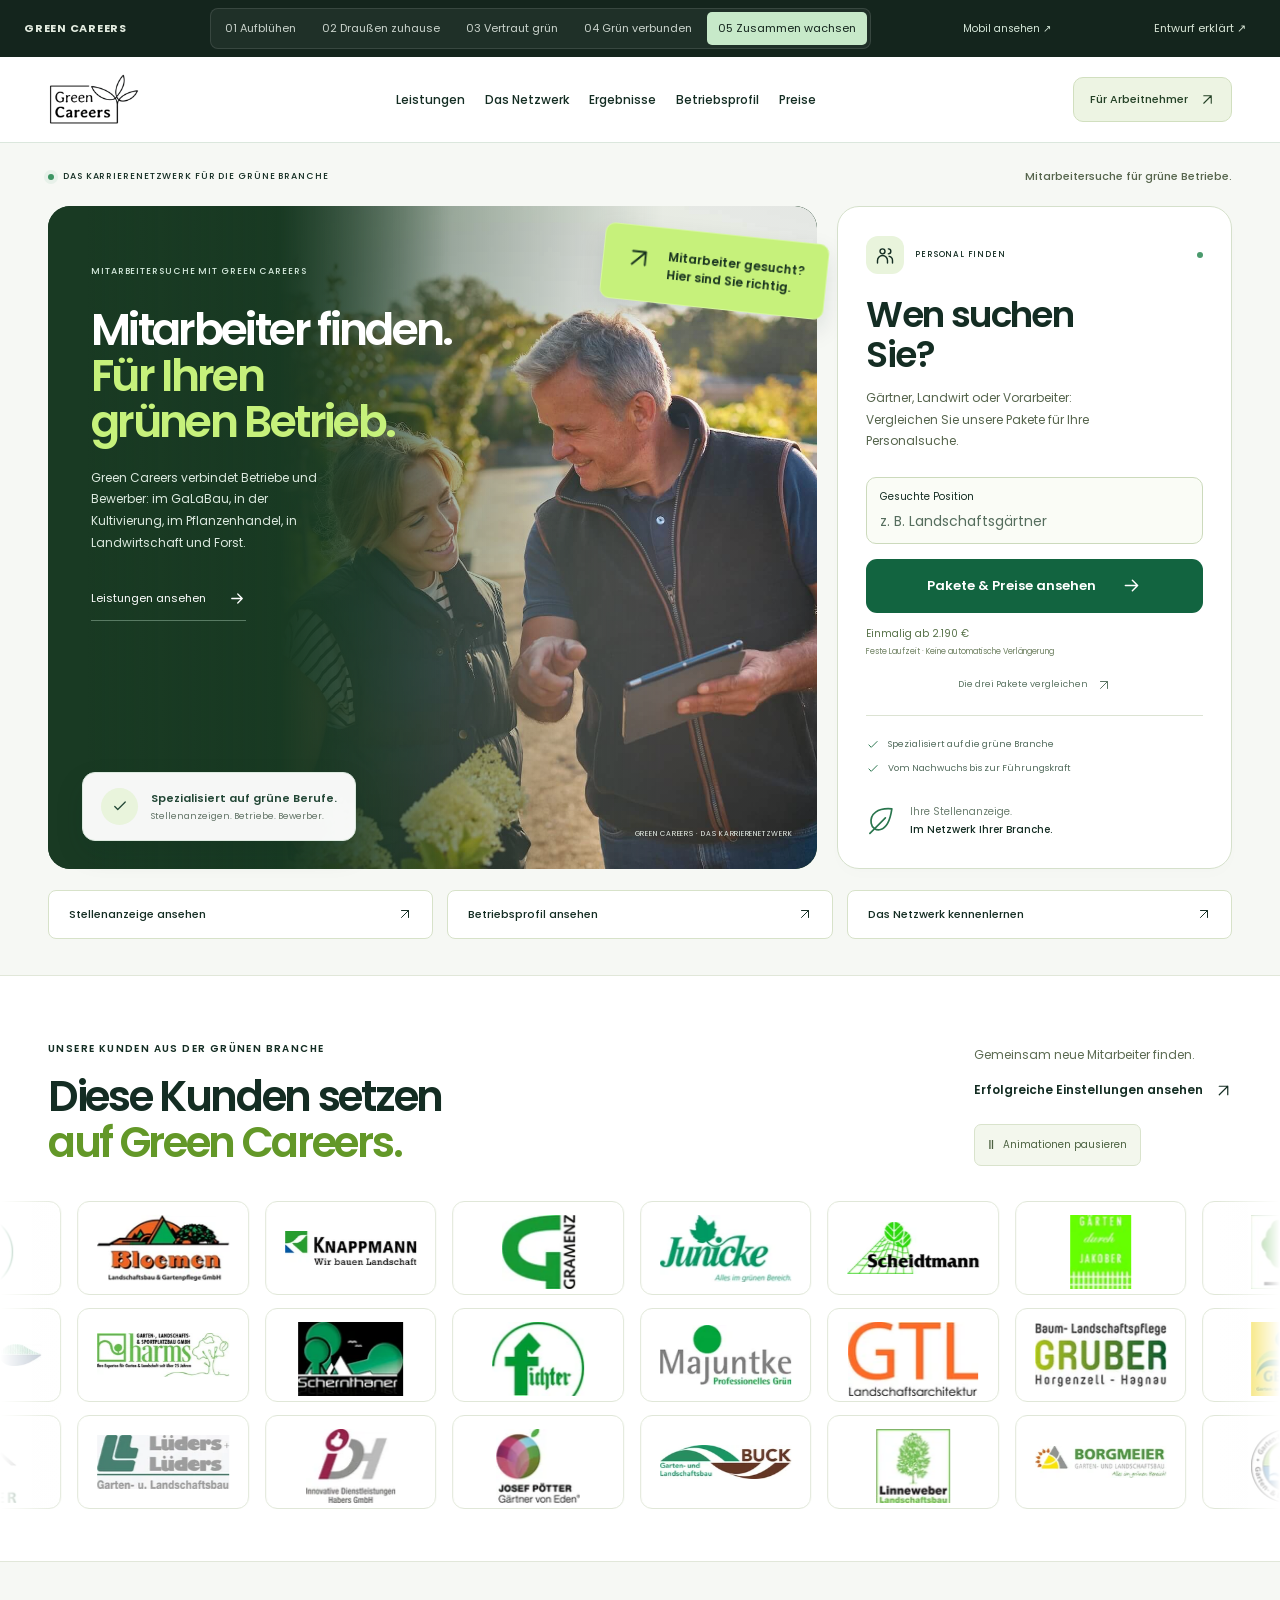
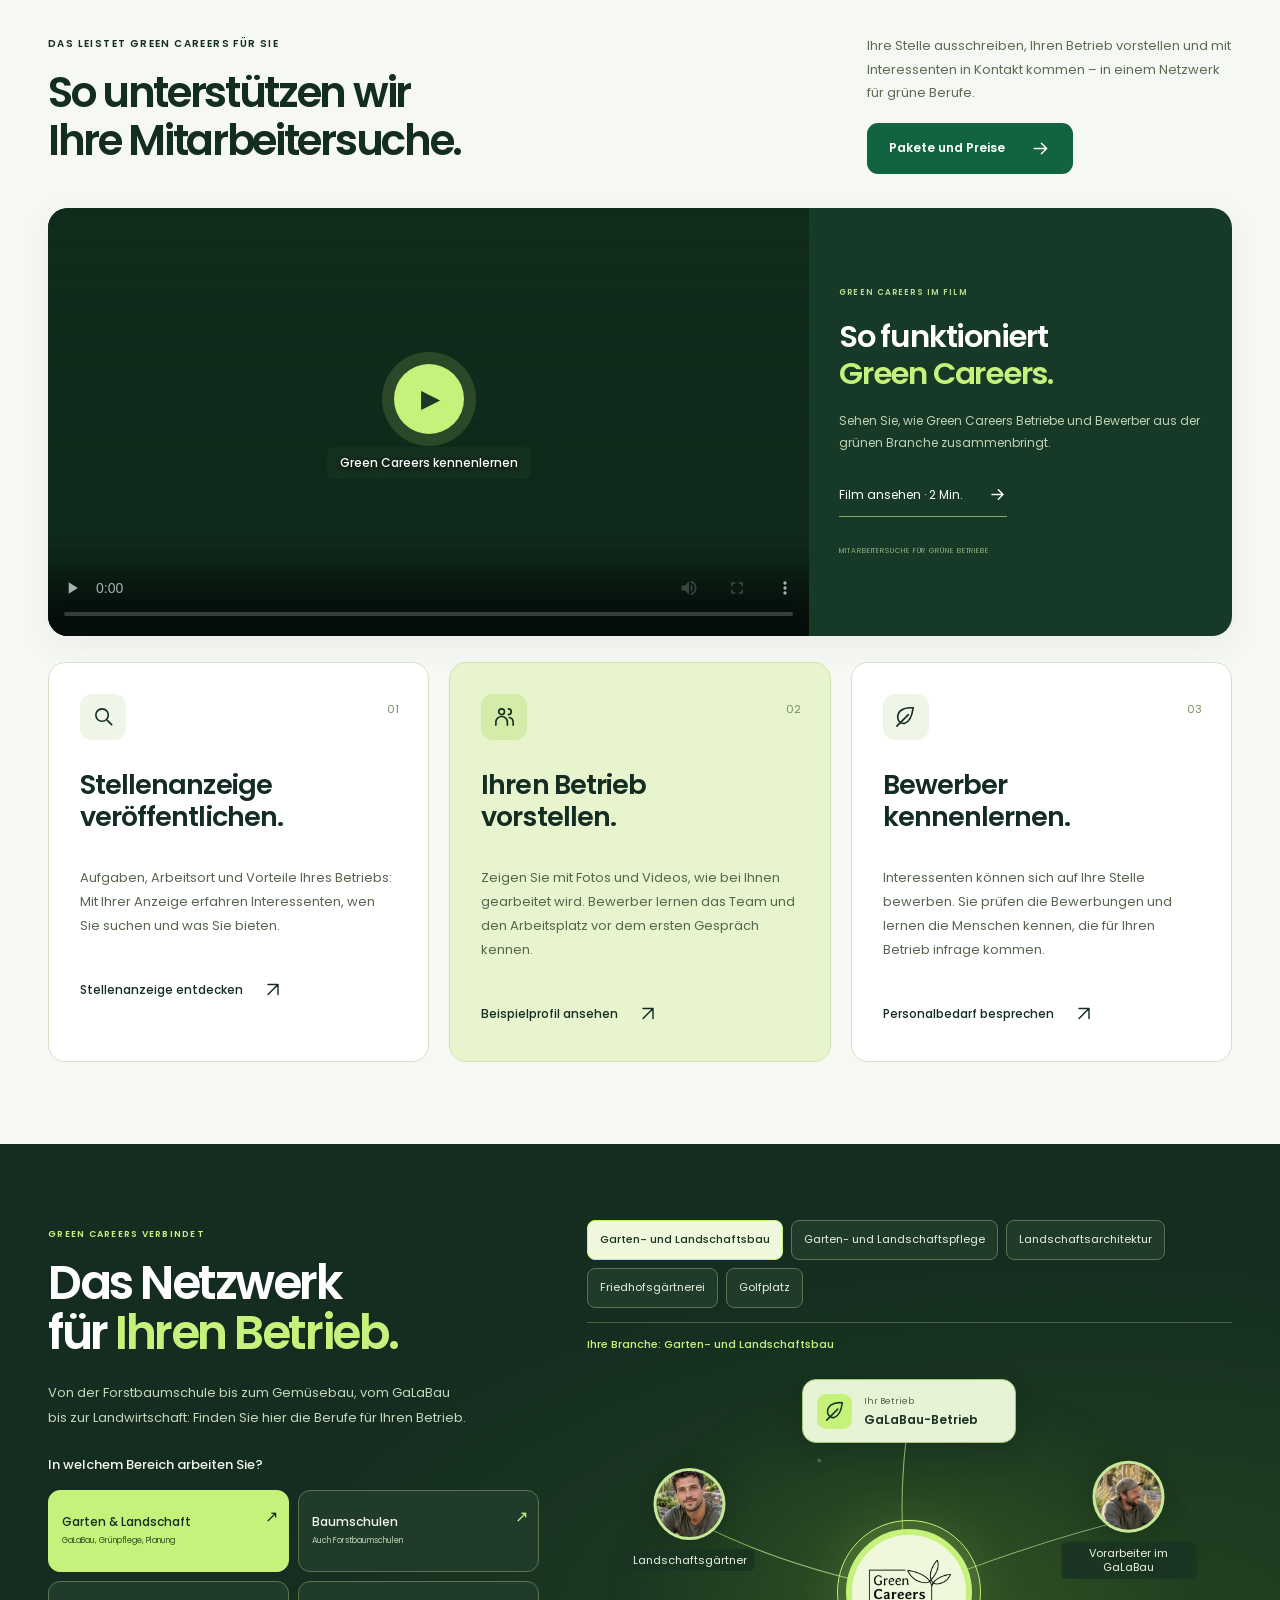
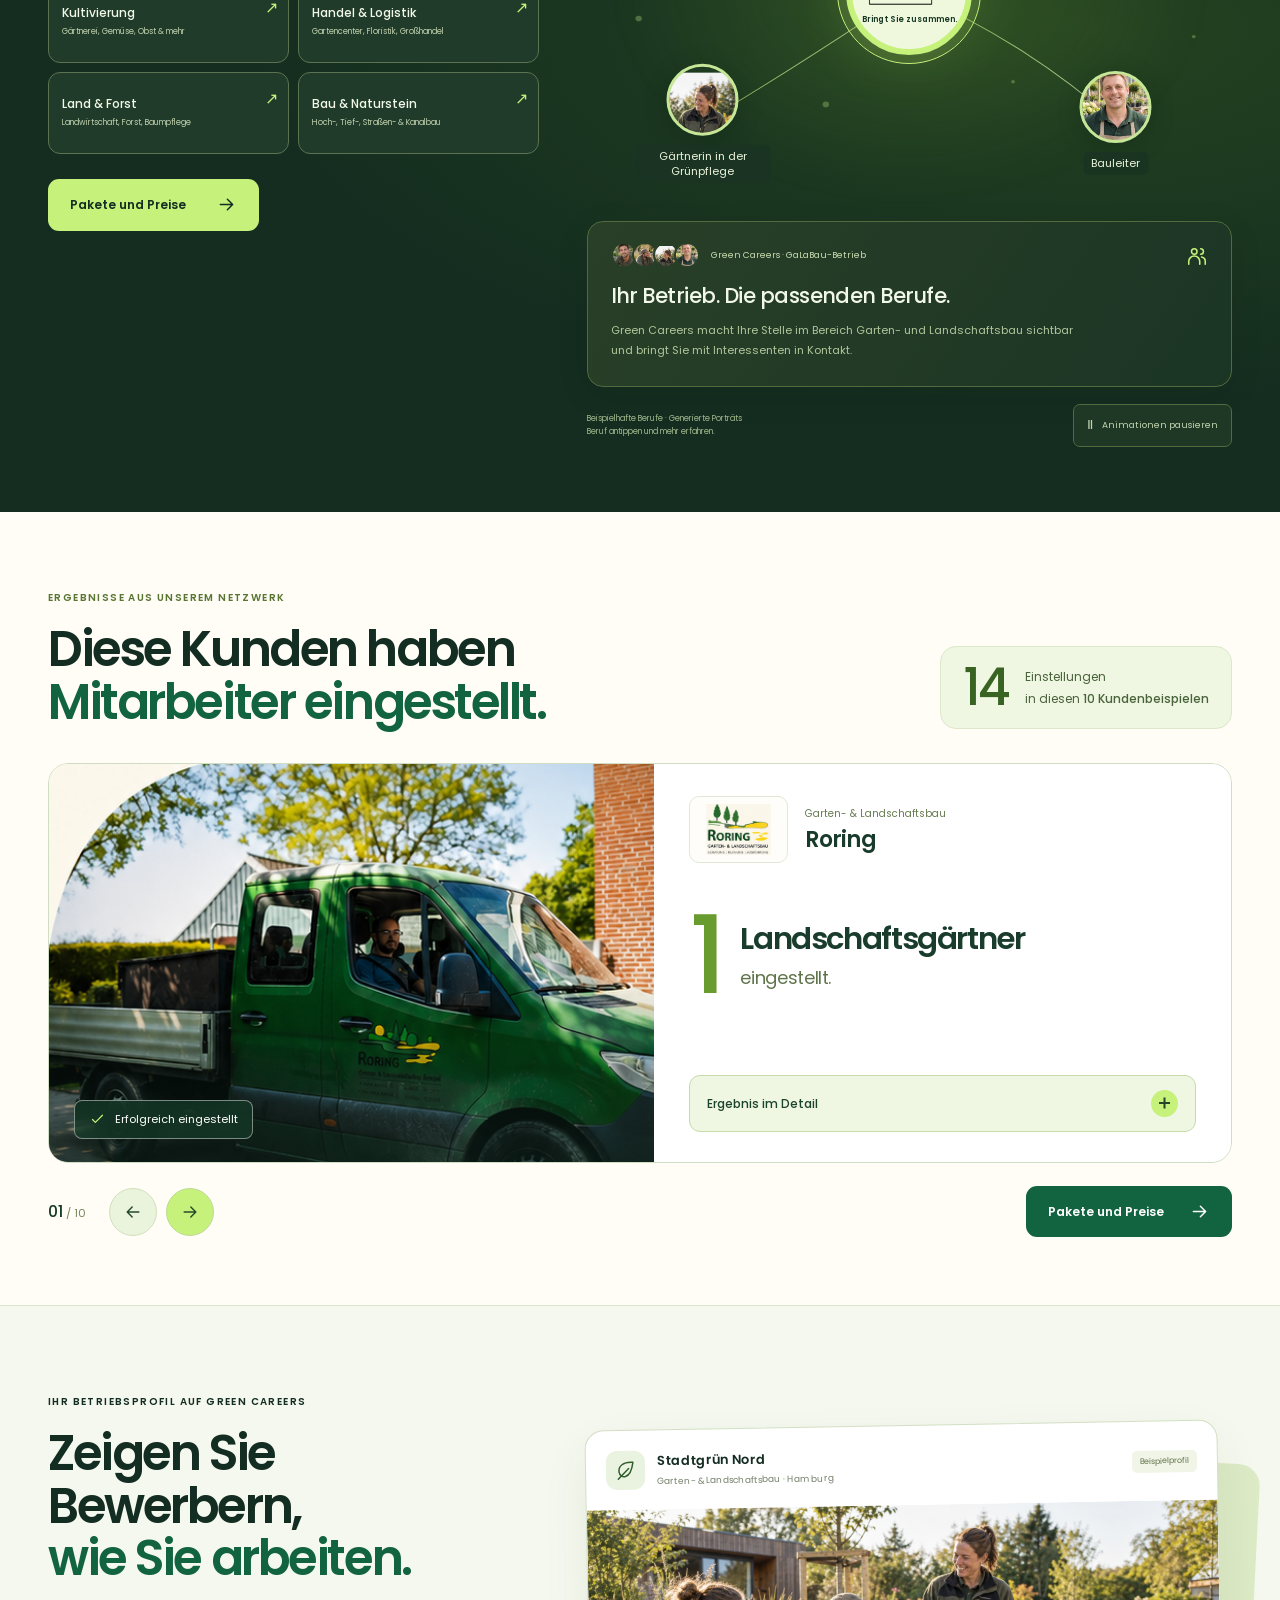
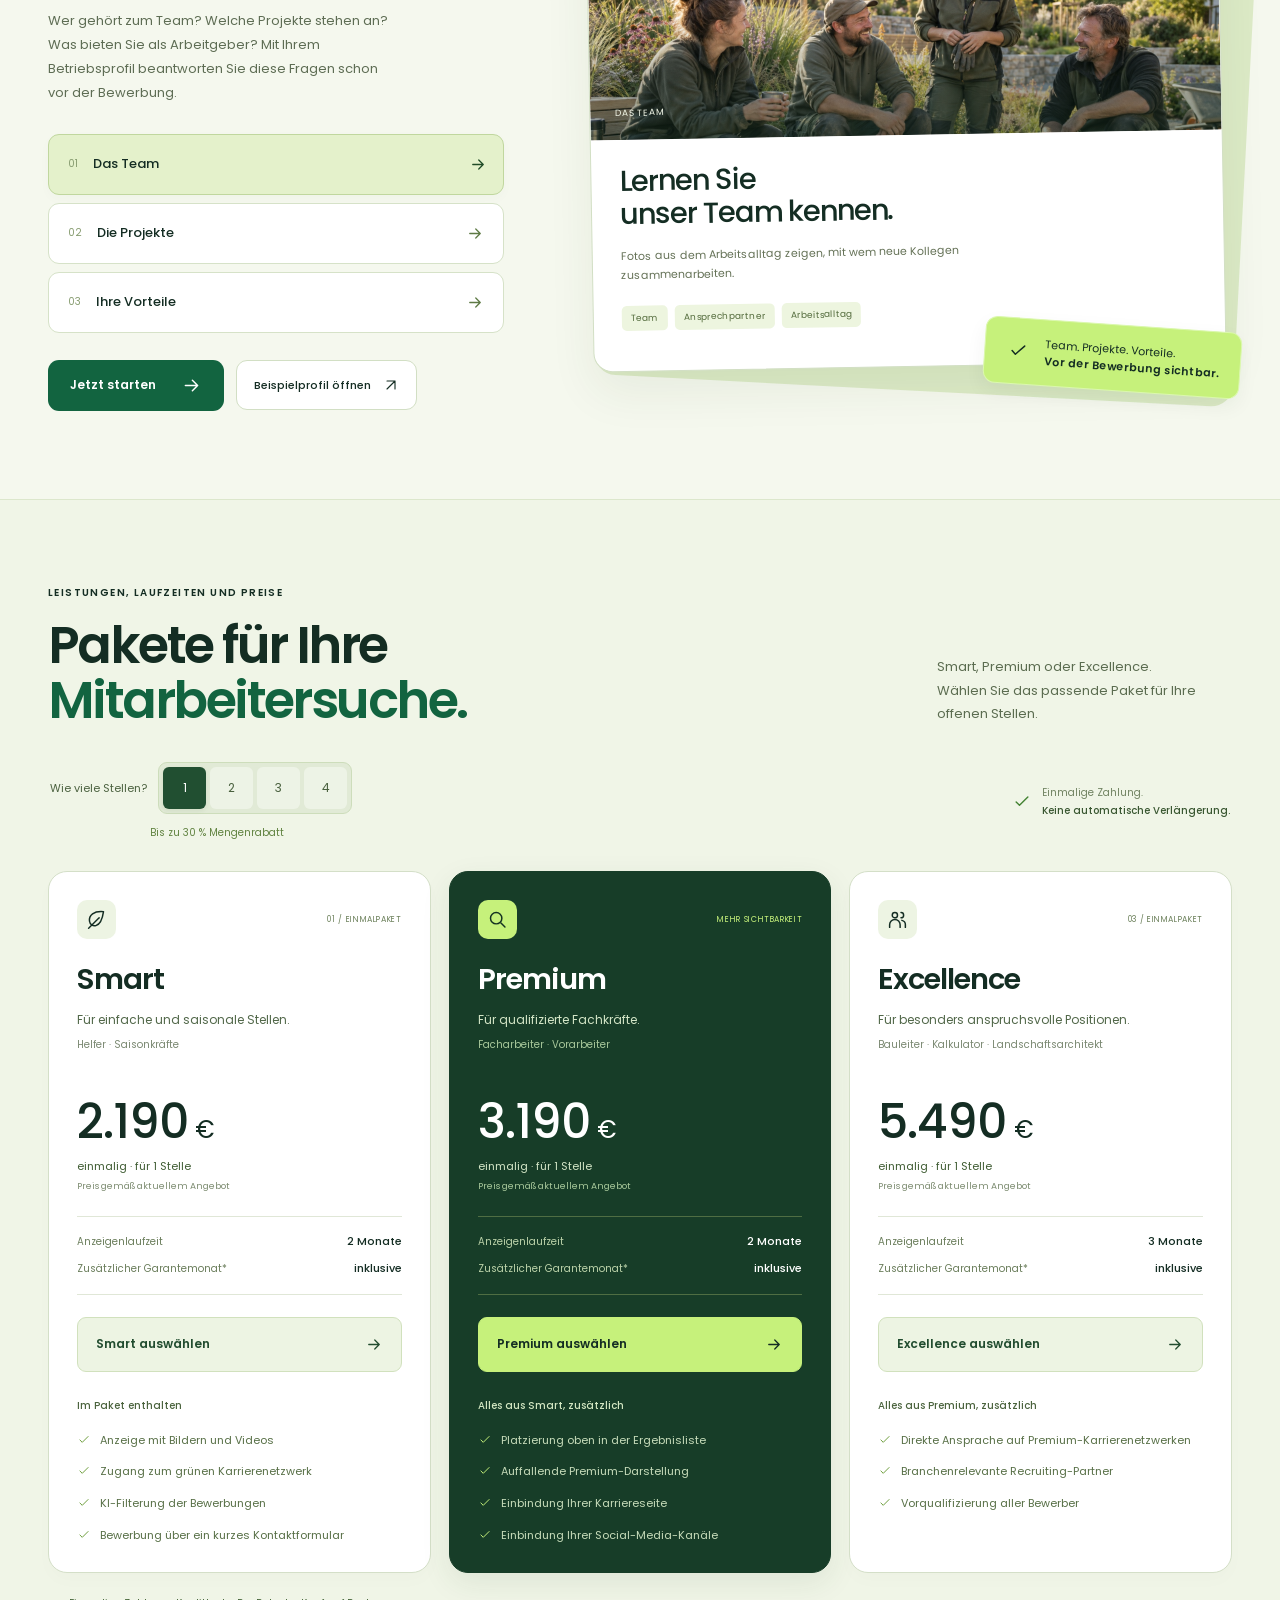
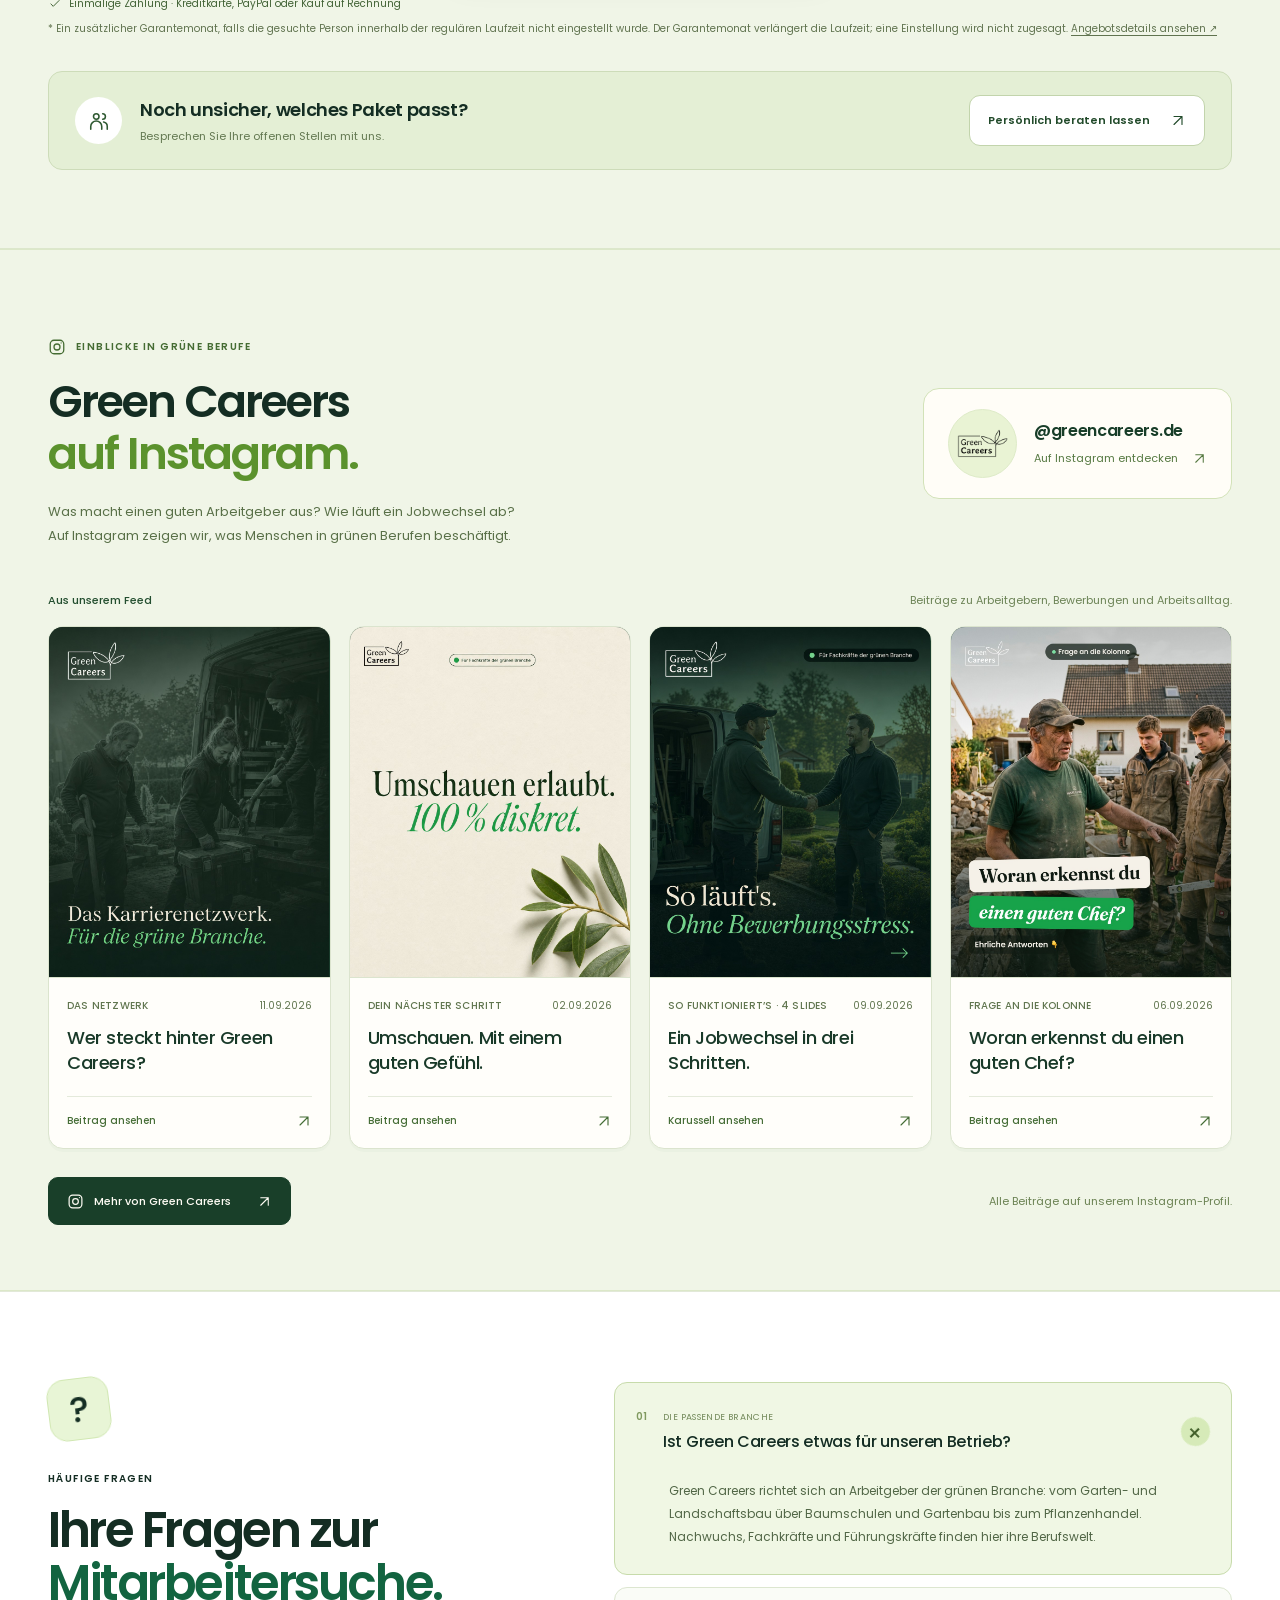
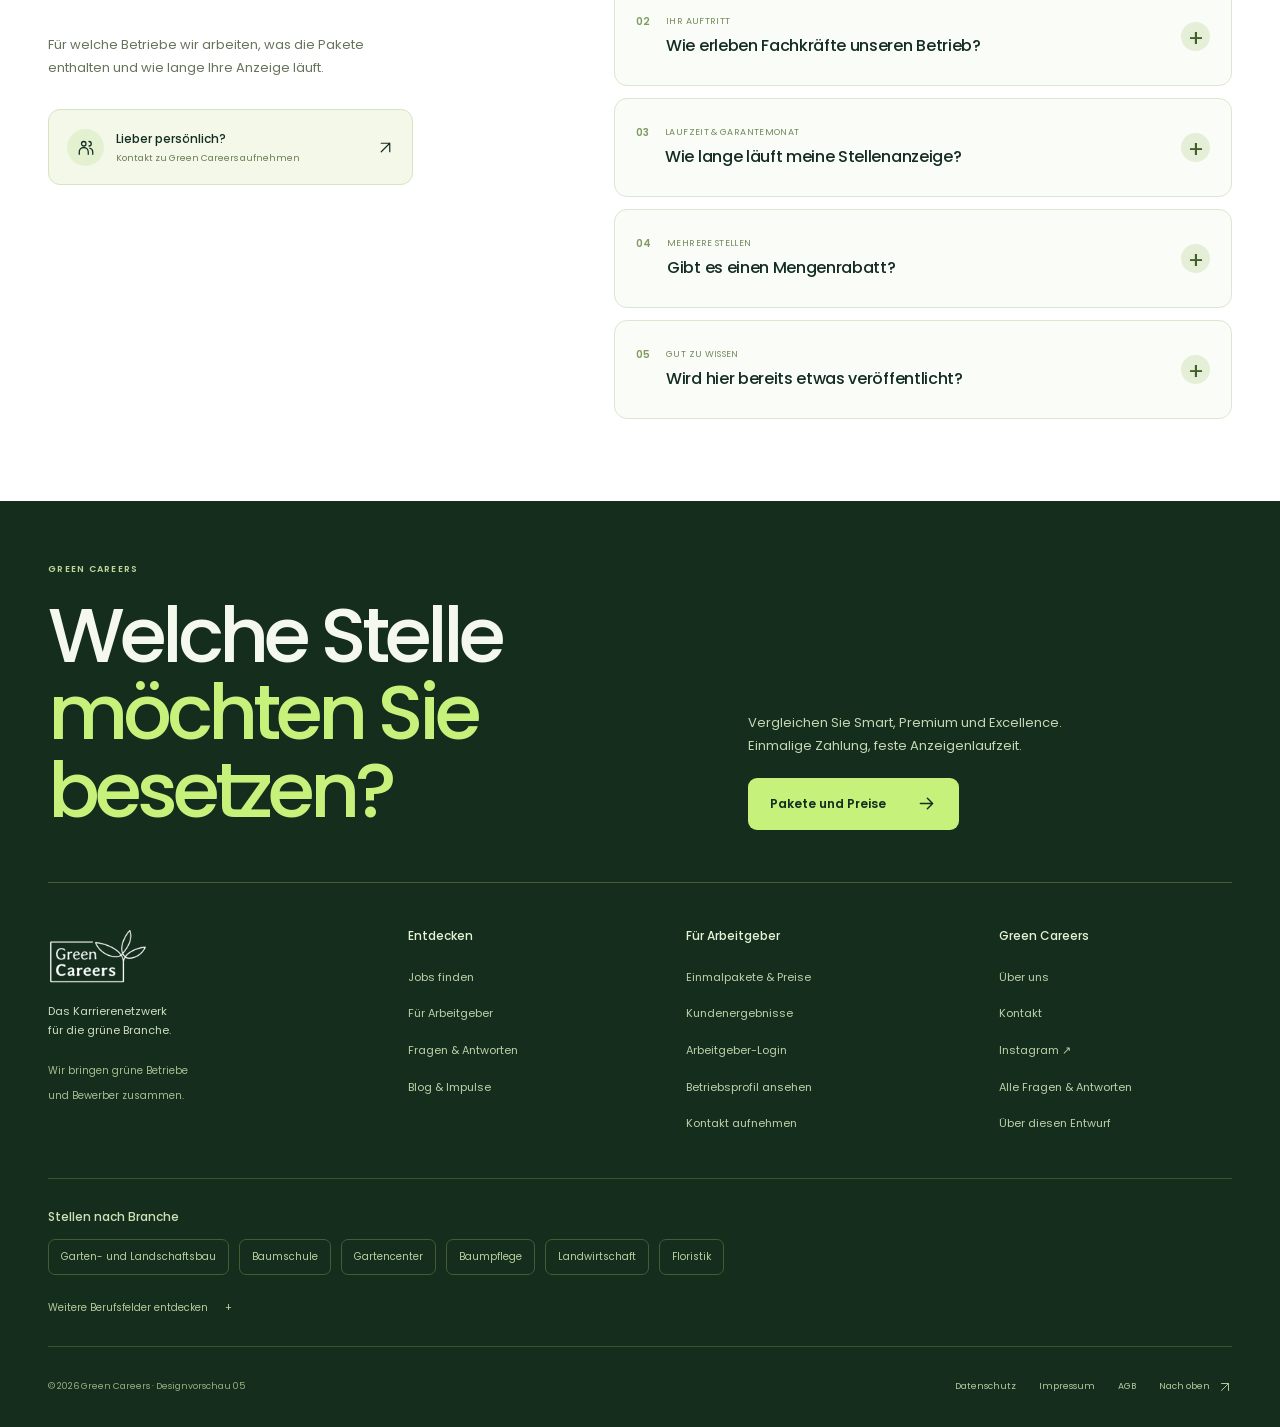
<file: index.html>
<!doctype html><html lang="de"><head><meta charset="utf-8"><meta name="viewport" content="width=device-width,initial-scale=1"><meta name="robots" content="noindex,nofollow"><meta name="description" content="Der neue Green-Careers-Entwurf: beide Zielgruppen, fünf Designrichtungen und ein interaktiver Preisvergleich."><meta property="og:title" content="Green Careers · Zusammen wachsen"><meta property="og:description" content="Interaktive Designvorschau: modernes Karrierenetzwerk für die grüne Branche. Desktop und Mobile entdecken."><meta property="og:type" content="website"><title>Green Careers · Interaktive Designvorschau</title><link rel="icon" href="assets/logo-dark-sm.png"><link rel="stylesheet" href="style.css?v=24"><link rel="stylesheet" href="extra.css?v=24"><link rel="stylesheet" href="fusion.css?v=24"><link rel="stylesheet" href="refinement.css?v=24"><link rel="stylesheet" href="pricing.css?v=24"><link rel="stylesheet" href="community.css?v=24"><link rel="stylesheet" href="job-pages.css?v=24"><link rel="stylesheet" href="instagram.css?v=24"><link rel="stylesheet" href="mobile.css?v=24"><link rel="stylesheet" href="results.css?v=24"></head><body data-default-design="e" data-default-audience="employer">
<a class="skip" href="#main">Zum Inhalt</a>
<div class="studio"><button id="mobile-compare">05 Zusammen wachsen <span>Entwürfe ↗</span></button><a href="index.html" class="studio-name">GREEN CAREERS <span>DESIGNSTUDIO / 2026</span></a><div class="variants" aria-label="Design auswählen"><button data-theme="a">01 Aufblühen</button><button data-theme="b">02 Draußen zuhause</button><button data-theme="c">03 Vertraut grün</button><button data-theme="d">04 Grün verbunden</button><button data-theme="e">05 Zusammen wachsen</button></div><a class="mobile-preview-link" href="mobile-vorschau.html?v=24" target="_blank" rel="noopener">Mobil ansehen ↗</a><button class="concept-trigger" id="concept">Entwurf erklärt ↗</button></div>
<div id="app"></div><dialog id="modal" aria-labelledby="modal-title"><button class="close" aria-label="Dialog schließen">×</button><div id="modal-body"></div></dialog><div id="toast" role="status"></div><script src="extra.js?v=24"></script><script src="fusion.js?v=24"></script><script src="refinement.js?v=24"></script><script src="pricing.js?v=24"></script><script src="community.js?v=24"></script><script src="jobs-data.js?v=24"></script><script src="instagram.js?v=24"></script><script src="mobile.js?v=24"></script><script src="results.js?v=24"></script><script src="app.js?v=24"></script></body></html>
</file>
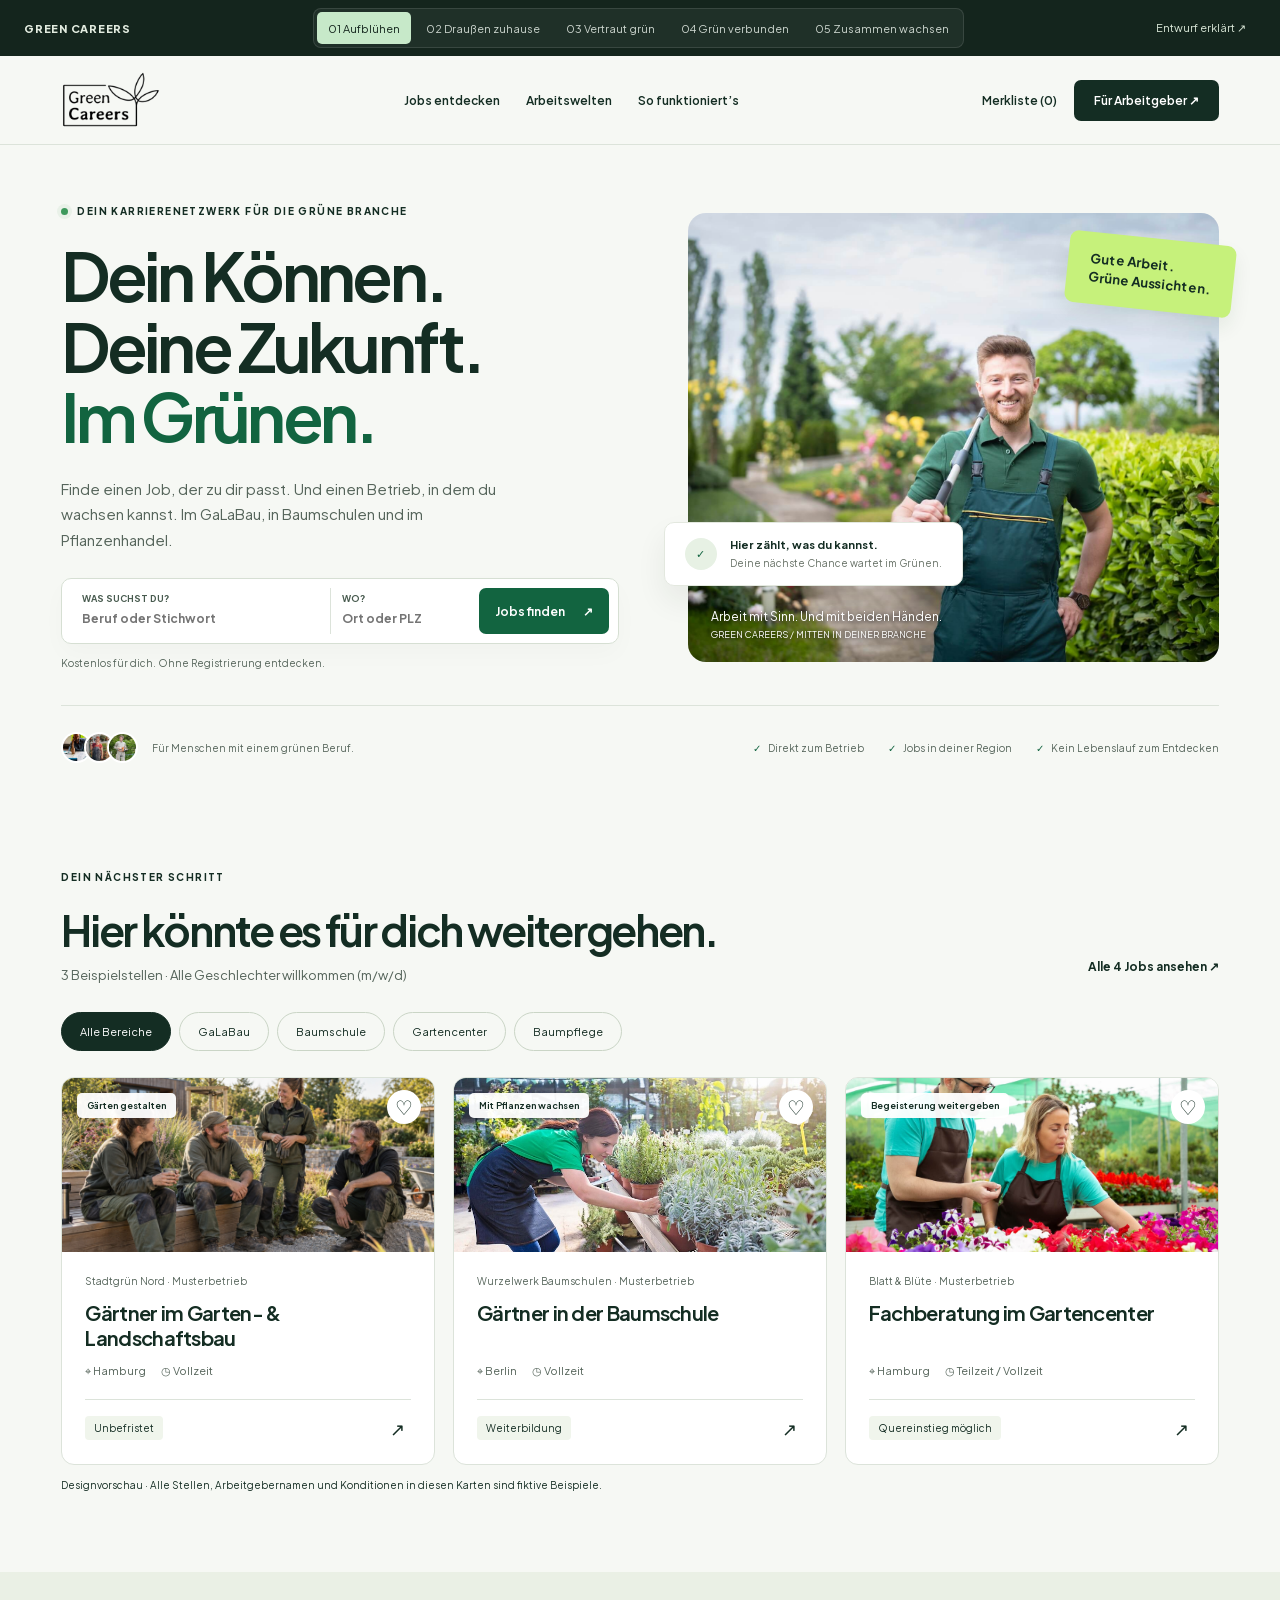
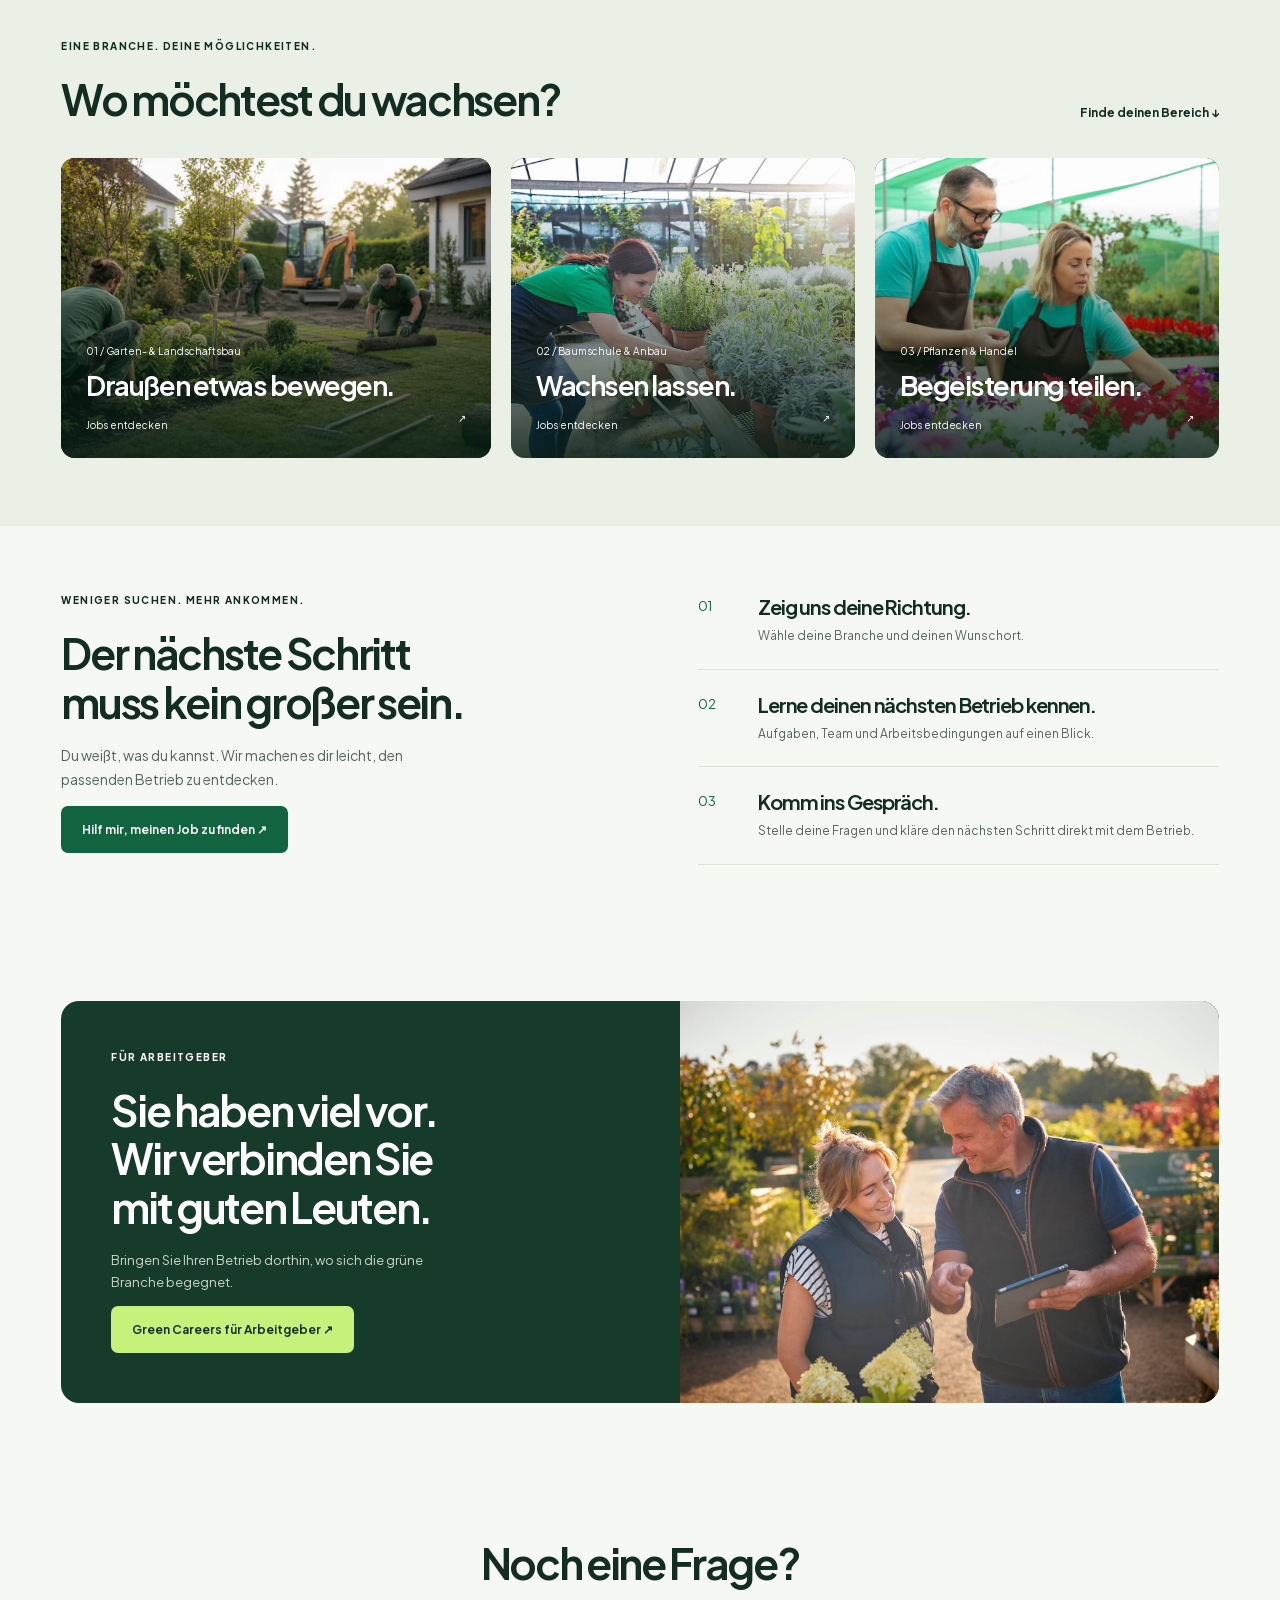
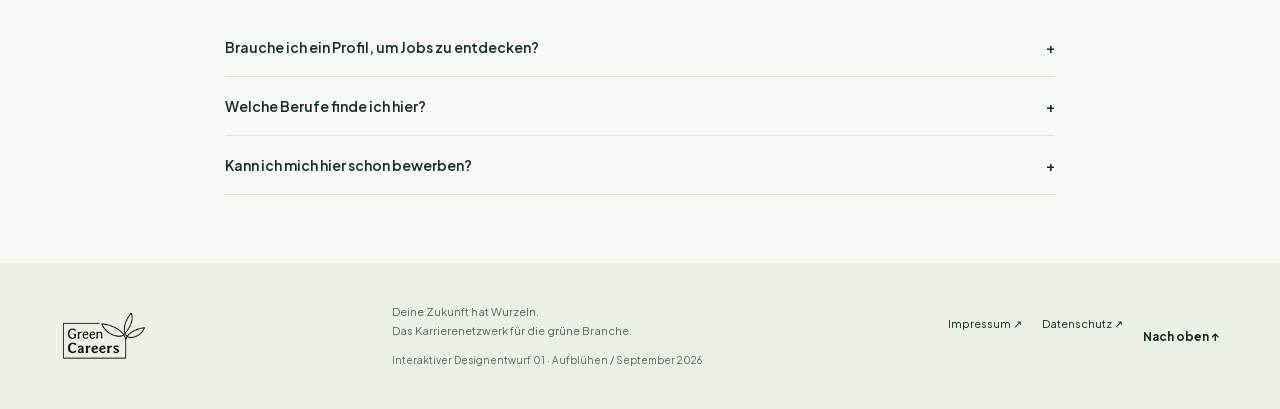
<file: 01-aufbluehen.html>
<!doctype html><html lang="de"><head><meta charset="utf-8"><meta name="viewport" content="width=device-width,initial-scale=1"><meta name="robots" content="noindex,nofollow"><meta name="description" content="Der neue Green-Careers-Entwurf: beide Zielgruppen, fünf Designrichtungen und ein interaktiver Preisvergleich."><meta property="og:title" content="Green Careers · Zusammen wachsen"><meta property="og:description" content="Interaktive Designvorschau: modernes Karrierenetzwerk für die grüne Branche. Desktop und Mobile entdecken."><meta property="og:type" content="website"><title>Green Careers · Interaktive Designvorschau</title><link rel="icon" href="assets/logo-dark-sm.png"><link rel="stylesheet" href="style.css?v=24"><link rel="stylesheet" href="extra.css?v=24"><link rel="stylesheet" href="fusion.css?v=24"><link rel="stylesheet" href="refinement.css?v=24"><link rel="stylesheet" href="pricing.css?v=24"><link rel="stylesheet" href="community.css?v=24"><link rel="stylesheet" href="job-pages.css?v=24"><link rel="stylesheet" href="instagram.css?v=24"><link rel="stylesheet" href="mobile.css?v=24"><link rel="stylesheet" href="results.css?v=24"></head><body>
<a class="skip" href="#main">Zum Inhalt</a>
<div class="studio"><button id="mobile-compare">05 Zusammen wachsen <span>Entwürfe ↗</span></button><a href="index.html" class="studio-name">GREEN CAREERS <span>DESIGNSTUDIO / 2026</span></a><div class="variants" aria-label="Design auswählen"><button data-theme="a">01 Aufblühen</button><button data-theme="b">02 Draußen zuhause</button><button data-theme="c">03 Vertraut grün</button><button data-theme="d">04 Grün verbunden</button><button data-theme="e">05 Zusammen wachsen</button></div><a class="mobile-preview-link" href="mobile-vorschau.html?v=24" target="_blank" rel="noopener">Mobil ansehen ↗</a><button class="concept-trigger" id="concept">Entwurf erklärt ↗</button></div>
<div id="app"></div><dialog id="modal" aria-labelledby="modal-title"><button class="close" aria-label="Dialog schließen">×</button><div id="modal-body"></div></dialog><div id="toast" role="status"></div><script src="extra.js?v=24"></script><script src="fusion.js?v=24"></script><script src="refinement.js?v=24"></script><script src="pricing.js?v=24"></script><script src="community.js?v=24"></script><script src="jobs-data.js?v=24"></script><script src="instagram.js?v=24"></script><script src="mobile.js?v=24"></script><script src="results.js?v=24"></script><script src="app.js?v=24"></script></body></html>
</file>
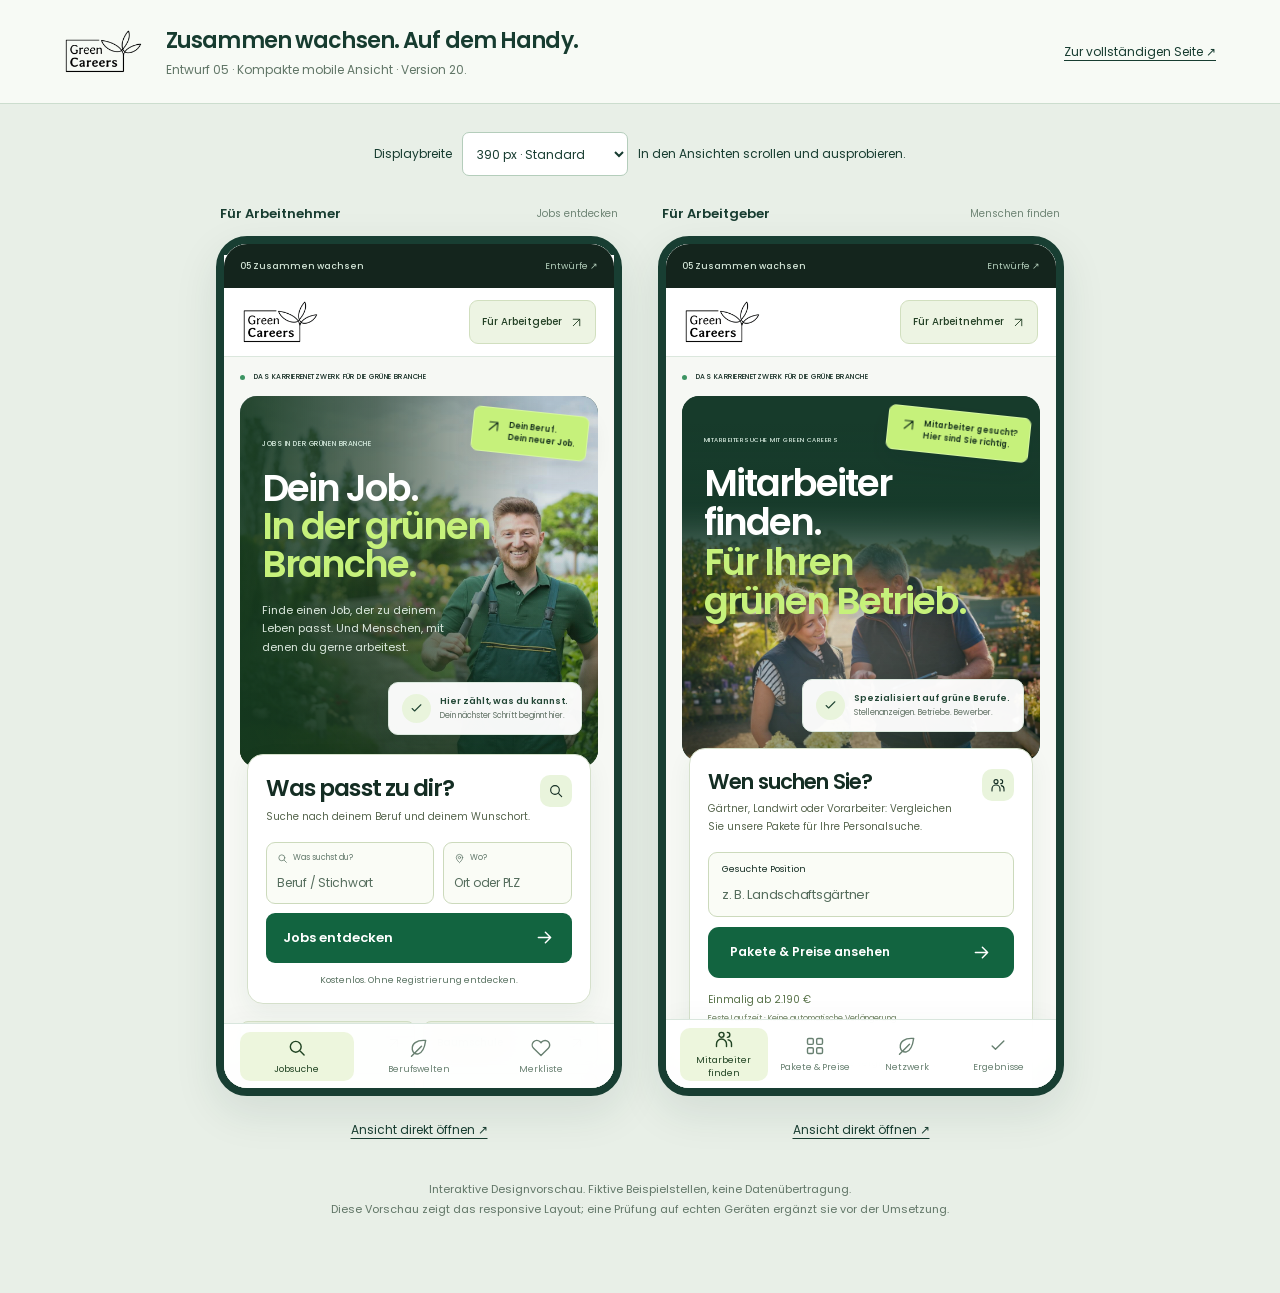
<file: mobile-vorschau.html>
<!doctype html><html lang="de"><head><meta charset="utf-8"><meta name="viewport" content="width=device-width,initial-scale=1"><meta name="robots" content="noindex,nofollow"><title>Green Careers · Mobile Designvorschau</title><style>
@font-face{font-family:Poppins;src:url('assets/poppins-400.ttf');font-weight:400}@font-face{font-family:Poppins;src:url('assets/poppins-600.ttf');font-weight:600}*{box-sizing:border-box}body{margin:0;background:#e8efe7;color:#173c30;font-family:Poppins,Arial,sans-serif}header{padding:24px 5%;display:flex;gap:24px;align-items:center;background:#f7faf5;border-bottom:1px solid #ccddce}header img{width:78px}h1{font-size:22px;letter-spacing:-.04em;margin:0 0 4px;font-weight:600}p{font-size:12px;margin:0;color:#617667}header a{margin-left:auto;color:inherit;font-size:12px;white-space:nowrap}main{padding:28px 16px 45px}.controls{display:flex;justify-content:center;gap:10px;align-items:center;margin-bottom:28px;font-size:12px;flex-wrap:wrap}select{font:inherit;padding:10px;border:1px solid #b4cdbb;border-radius:7px;background:#fff;color:#173c30;min-height:44px}.previews{display:flex;flex-wrap:wrap;gap:36px;justify-content:center;align-items:start;--phone-width:390px}.device{width:min(calc(var(--phone-width) + 16px),100%);min-width:0}h2{font-size:13px;font-weight:600;display:flex;align-items:center;gap:10px;padding:0 4px;margin:0 0 12px}h2 span{color:#6f8575;font-size:10px;font-weight:400;margin-left:auto}.frame{border:8px solid #183e32;border-radius:31px;overflow:hidden;box-shadow:0 16px 44px #183e321a;background:#fff}iframe{display:block;width:100%;height:844px;border:0;background:#f3f7f3}footer{text-align:center;font-size:11px;color:#617667;margin:28px 12px;line-height:1.8}a{color:inherit;text-underline-offset:4px}button:focus-visible,select:focus-visible,a:focus-visible{outline:3px solid #287844;outline-offset:4px}@media(max-width:650px){header{flex-wrap:wrap;padding:20px}h1{font-size:19px}header a{margin-left:0}p{font-size:11px}iframe{height:780px}.frame{border-width:5px;border-radius:24px}.device{width:min(var(--phone-width),100%)}}
.device-link{display:flex;justify-content:center;align-items:center;min-height:44px;margin-top:12px;font-size:12px}</style></head><body><header><img src="assets/logo-dark-sm.png" alt="Green Careers"><div><h1>Zusammen wachsen. Auf dem Handy.</h1><p>Entwurf 05 · Kompakte mobile Ansicht · Version 20.</p></div><a href="05-zusammen-wachsen.html?design=e&ansicht=arbeitnehmer&v=24">Zur vollständigen Seite ↗</a></header><main><div class="controls"><label for="width">Displaybreite</label><select id="width"><option value="375">375 px · kompakt</option><option value="390" selected>390 px · Standard</option><option value="430">430 px · groß</option><option value="320">320 px · sehr schmal</option></select><span>In den Ansichten scrollen und ausprobieren.</span></div><div class="previews"><section class="device"><h2>Für Arbeitnehmer <span>Jobs entdecken</span></h2><div class="frame"><iframe title="Mobile Arbeitnehmeransicht" src="05-zusammen-wachsen.html?design=e&ansicht=arbeitnehmer&v=24"></iframe></div><a class="device-link" href="05-zusammen-wachsen.html?design=e&ansicht=arbeitnehmer&v=24">Ansicht direkt öffnen ↗</a></section><section class="device"><h2>Für Arbeitgeber <span>Menschen finden</span></h2><div class="frame"><iframe title="Mobile Arbeitgeberansicht" src="05-zusammen-wachsen.html?design=e&ansicht=arbeitgeber&v=24"></iframe></div><a class="device-link" href="05-zusammen-wachsen.html?design=e&ansicht=arbeitgeber&v=24">Ansicht direkt öffnen ↗</a></section></div><footer>Interaktive Designvorschau. Fiktive Beispielstellen, keine Datenübertragung.<br>Diese Vorschau zeigt das responsive Layout; eine Prüfung auf echten Geräten ergänzt sie vor der Umsetzung.</footer></main><script>document.getElementById('width').onchange=e=>document.querySelector('.previews').style.setProperty('--phone-width',e.target.value+'px');</script></body></html>
</file>
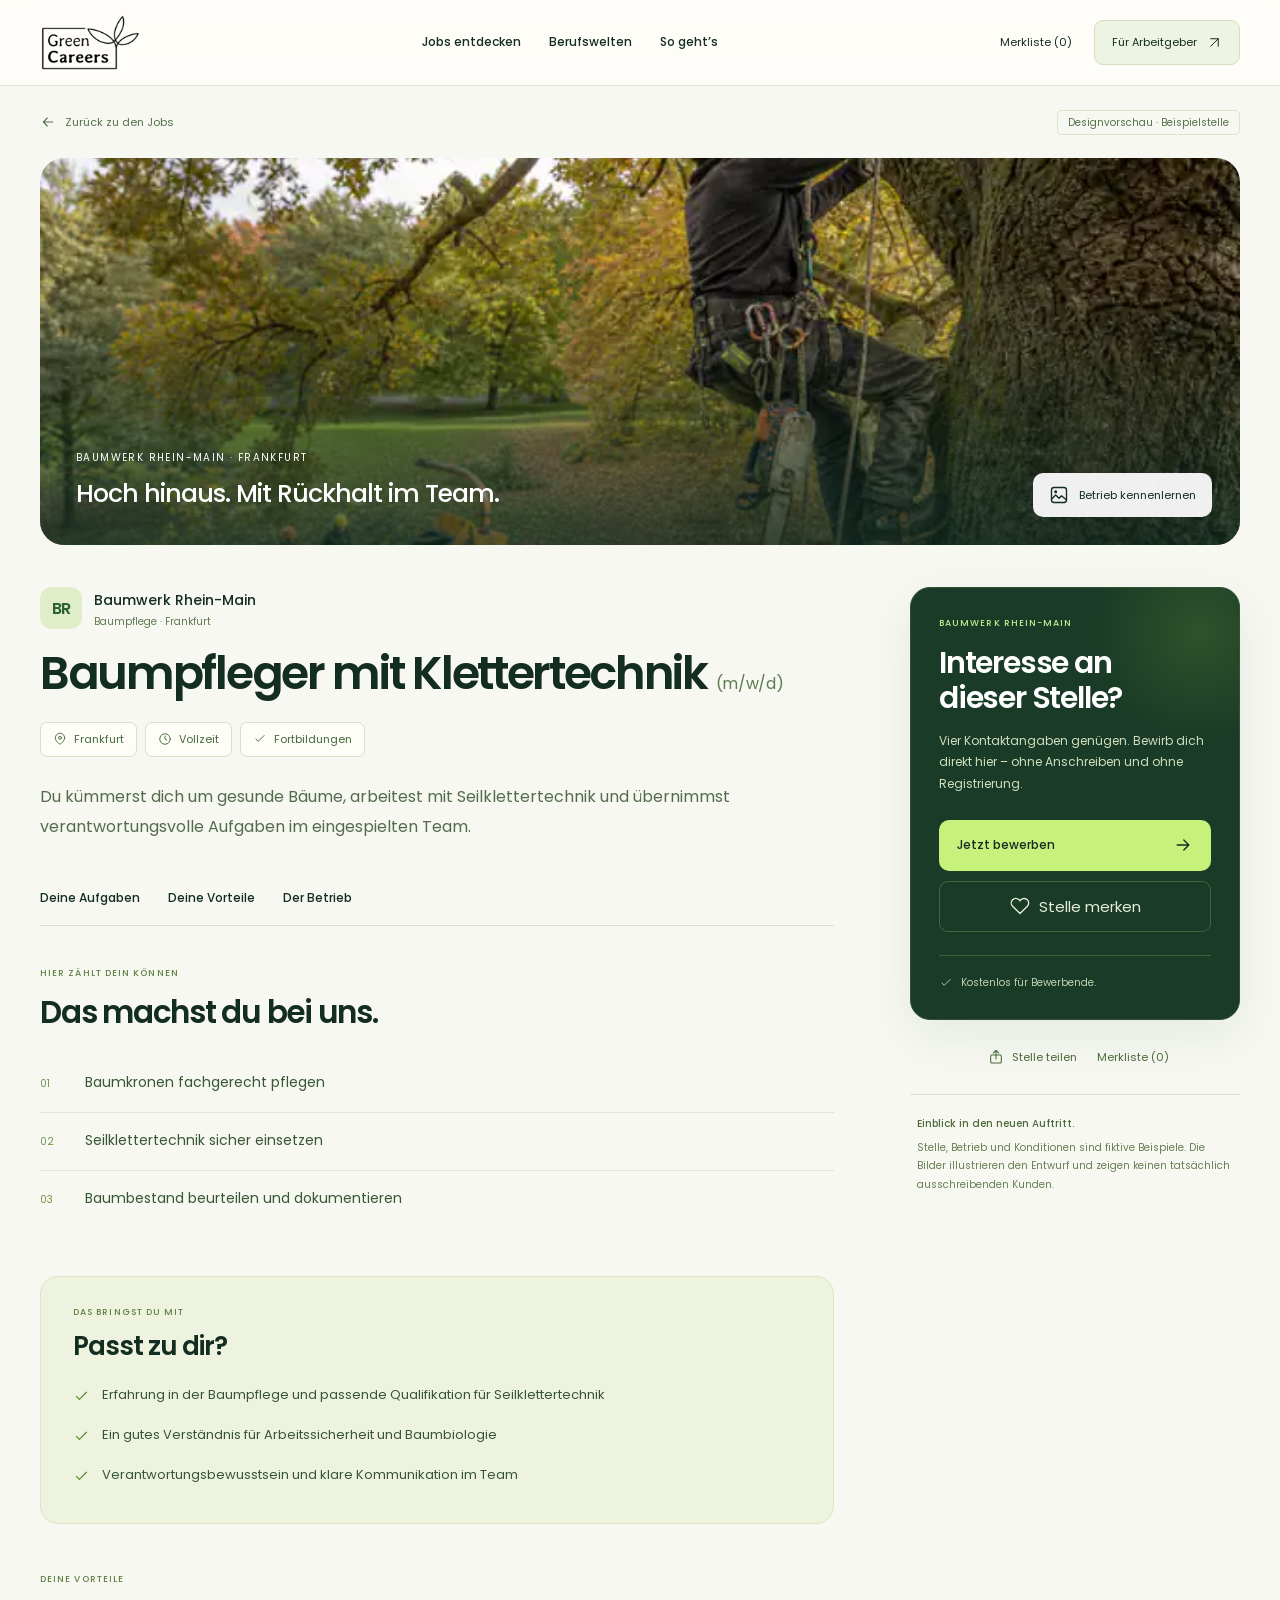
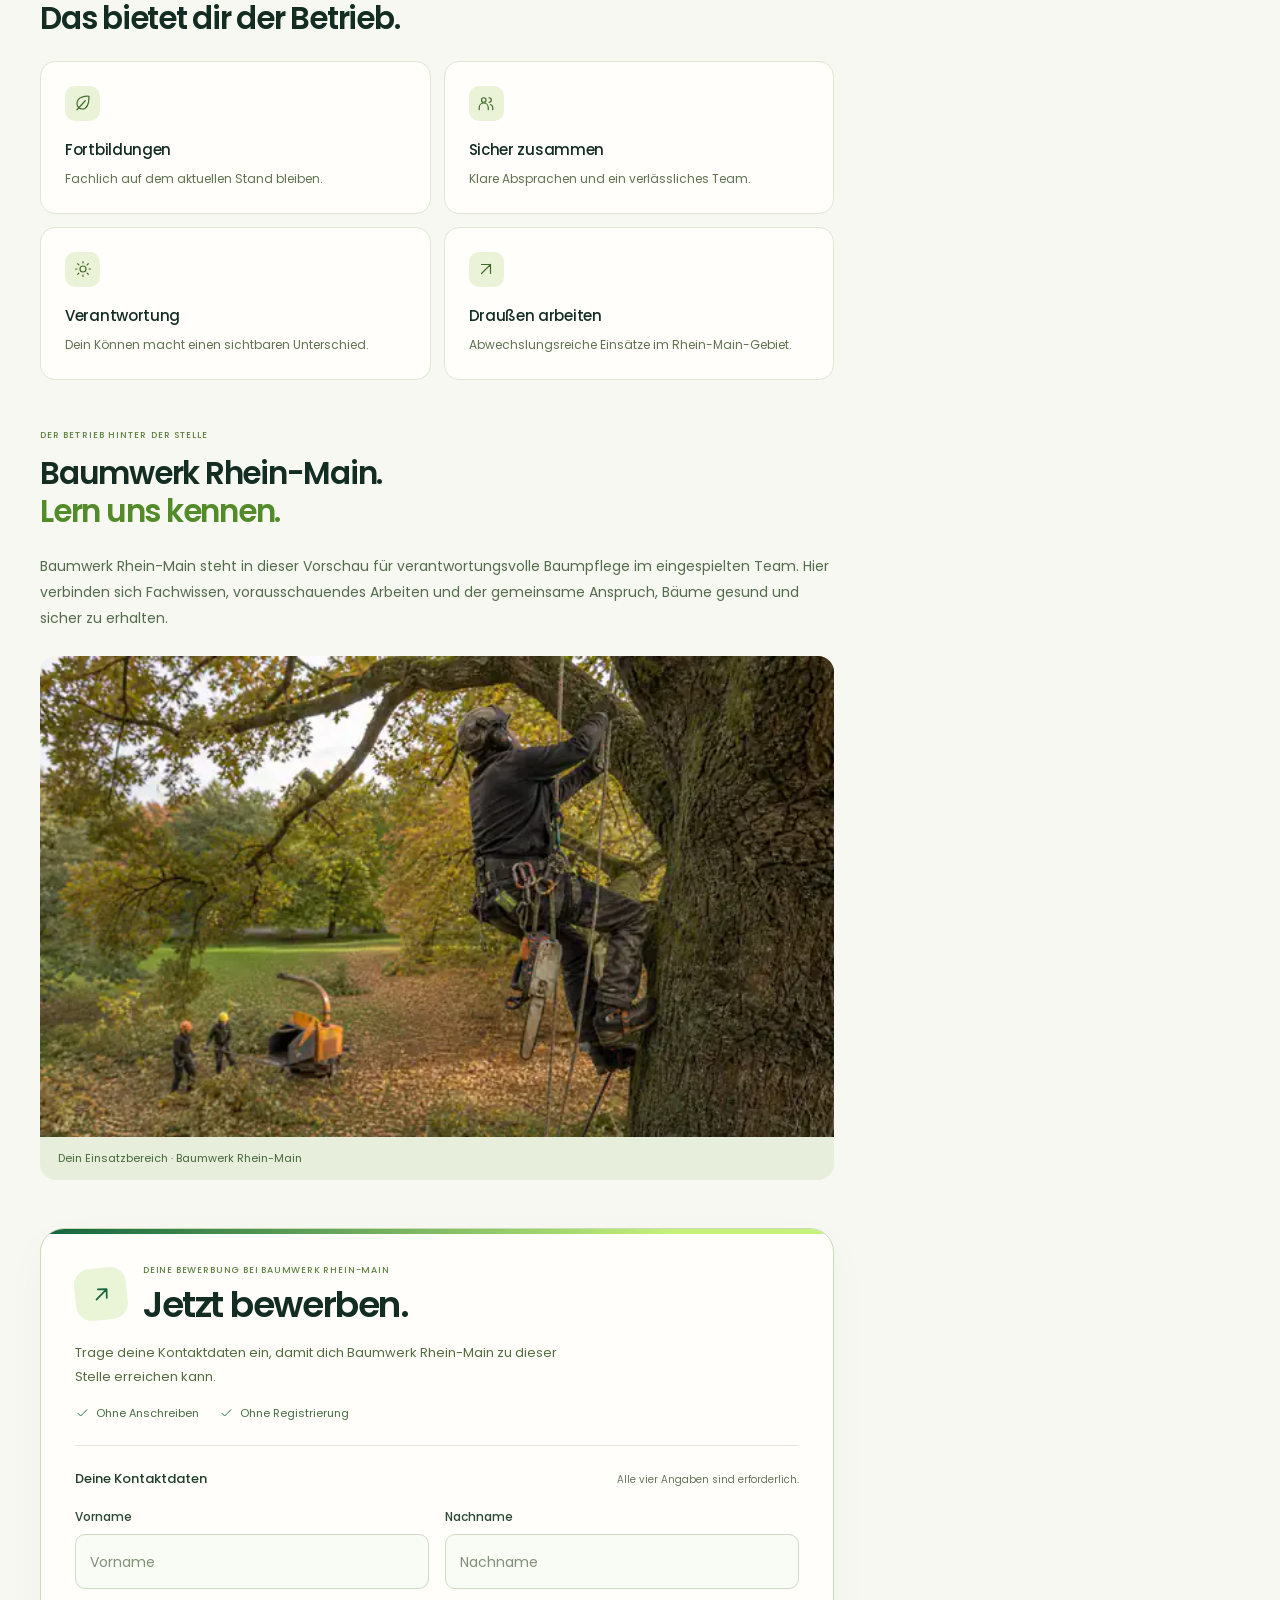
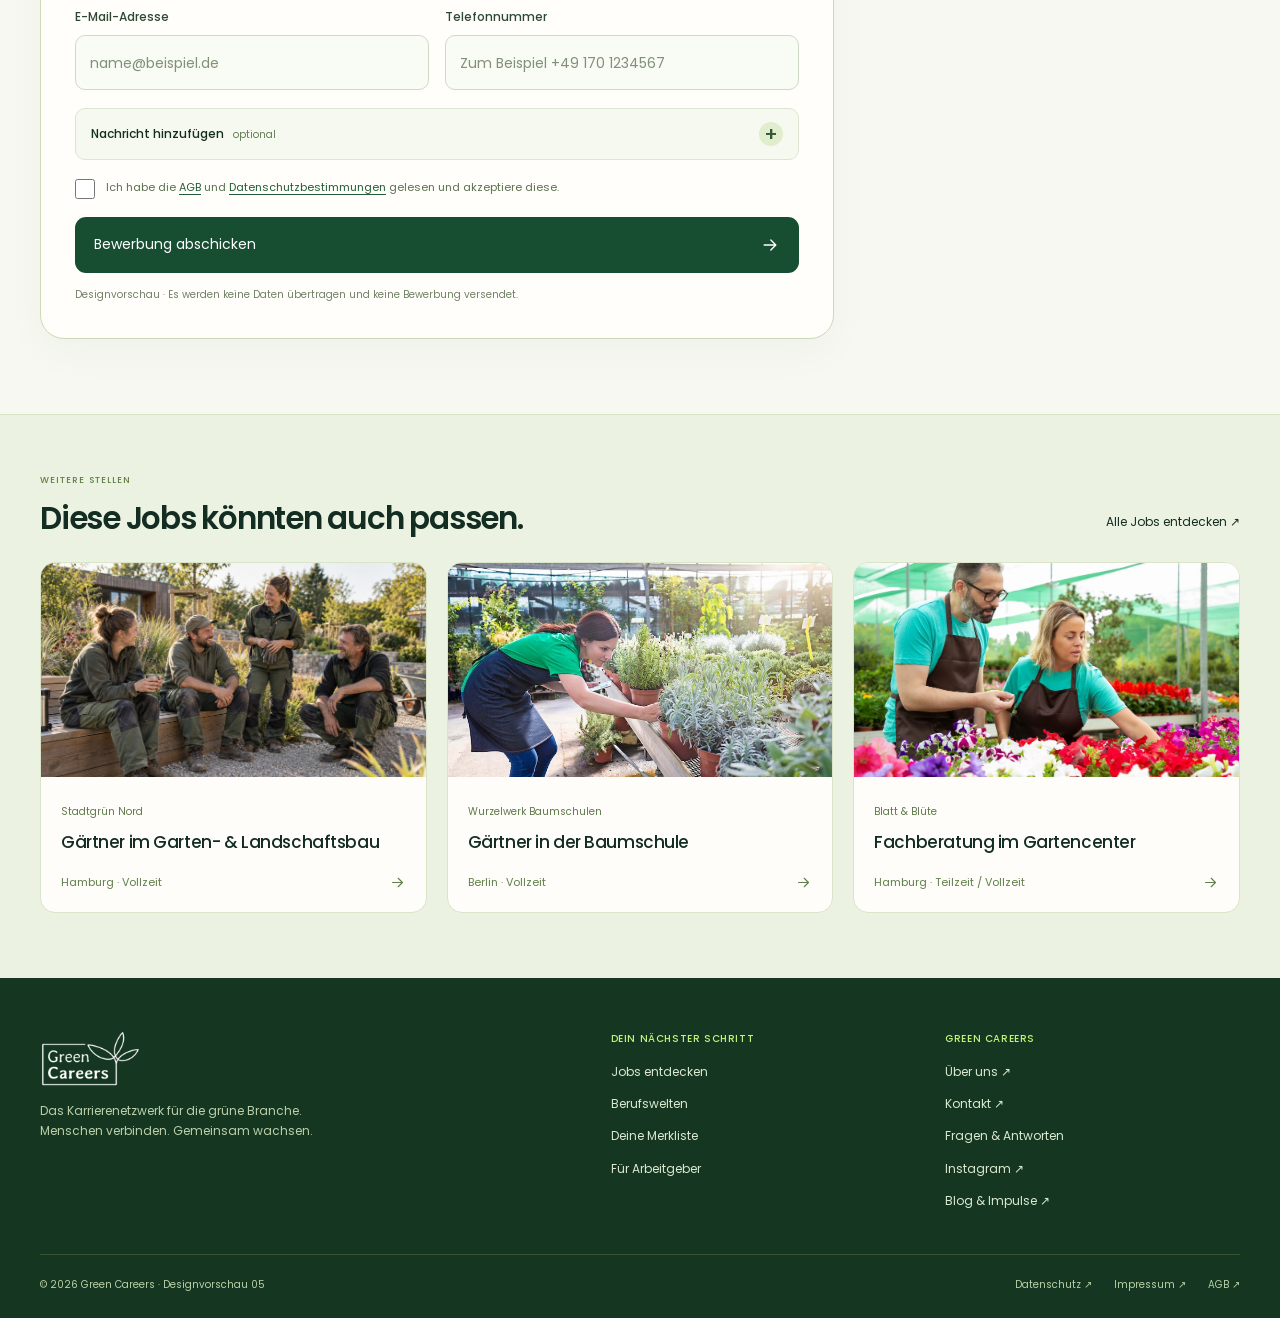
<file: stelle-baumpfleger-baumwerk-rhein-main.html>
<!doctype html>
<html lang="de"><head><meta charset="utf-8"><meta name="viewport" content="width=device-width,initial-scale=1"><meta name="robots" content="noindex,nofollow"><title>Baumpfleger mit Klettertechnik (m/w/d) bei Baumwerk Rhein-Main · Green Careers</title><meta name="description" content="Baumwerk Rhein-Main in Frankfurt kennenlernen: Team, Aufgaben und Vorteile. Fiktive Beispielstelle im Green-Careers-Designentwurf."><meta property="og:title" content="Baumpfleger mit Klettertechnik (m/w/d) bei Baumwerk Rhein-Main · Green Careers"><meta property="og:description" content="Hoch hinaus. Mit Rückhalt im Team. Frankfurt · Vollzeit. Designvorschau mit fiktiver Beispielstelle."><meta property="og:image" content="https://frdlnk-gc.github.io/green-careers-designs/assets/titel-baumpflege-klettertechnik.webp"><meta property="og:url" content="https://frdlnk-gc.github.io/green-careers-designs/stelle-baumpfleger-baumwerk-rhein-main.html"><meta property="og:type" content="website"><link rel="icon" href="assets/logo-dark-sm.png"><link rel="stylesheet" href="style.css?v=24"><link rel="stylesheet" href="extra.css?v=24"><link rel="stylesheet" href="job-pages.css?v=24"><link rel="preload" href="assets/poppins-600.ttf" as="font" type="font/ttf" crossorigin></head>
<body class="job-detail" data-job-id="4"><a class="skip" href="#main">Zum Inhalt</a>
<header class="jd-nav"><a class="jd-brand" href="05-zusammen-wachsen.html?design=e&amp;ansicht=arbeitnehmer" aria-label="Green Careers Startseite"><img src="assets/logo-dark-sm.png" alt="Green Careers" width="100" height="58"></a><nav class="jd-nav-center" aria-label="Hauptnavigation"><a href="05-zusammen-wachsen.html?design=e&amp;ansicht=arbeitnehmer#jobs">Jobs entdecken</a><a href="05-zusammen-wachsen.html?design=e&amp;ansicht=arbeitnehmer#branchen">Berufswelten</a><a href="05-zusammen-wachsen.html?design=e&amp;ansicht=arbeitnehmer#so-gehts">So geht’s</a></nav><div class="jd-nav-right"><a href="05-zusammen-wachsen.html?design=e&amp;ansicht=arbeitnehmer&amp;merkliste=1#jobs">Merkliste (<span data-saved-count>0</span>)</a><a href="05-zusammen-wachsen.html?design=e&amp;ansicht=arbeitgeber">Für Arbeitgeber <svg viewBox="0 0 24 24" fill="none" stroke="currentColor" stroke-width="1.6" stroke-linecap="round" stroke-linejoin="round" aria-hidden="true"><path d="M6 18 18 6M6 6h12v12"/></svg></a></div></header>
<main id="main"><div class="jd-container"><div class="jd-breadcrumb"><a href="05-zusammen-wachsen.html?design=e&amp;ansicht=arbeitnehmer#jobs" data-listing-back><svg viewBox="0 0 24 24" fill="none" stroke="currentColor" stroke-width="1.6" stroke-linecap="round" stroke-linejoin="round" aria-hidden="true"><path d="M19 12H5m6-6-6 6 6 6"/></svg> Zurück zu den Jobs</a><span>Designvorschau · Beispielstelle</span></div>
<figure class="jd-cover"><img src="assets/titel-baumpflege-klettertechnik.webp" alt="Baumpfleger mit Seilklettertechnik bei der Arbeit in einer Baumkrone" width="1280" height="600" fetchpriority="high" style="object-position:center"><figcaption><small>Baumwerk Rhein-Main · Frankfurt</small><strong>Hoch hinaus. Mit Rückhalt im Team.</strong></figcaption><a class="jd-photo-button" href="#betrieb" aria-label="Betrieb und Bilder kennenlernen"><svg viewBox="0 0 24 24" fill="none" stroke="currentColor" stroke-width="1.6" stroke-linecap="round" stroke-linejoin="round" aria-hidden="true"><rect x="3" y="3" width="18" height="18" rx="3"/><circle cx="8" cy="8" r="1"/><path d="m3 17 5-5 4 4 3-3 6 5"/></svg> Betrieb kennenlernen</a></figure>
<div class="jd-layout"><article class="jd-content"><div class="jd-title-row"><div class="jd-monogram" aria-hidden="true">BR</div><div><strong>Baumwerk Rhein-Main</strong><span>Baumpflege · Frankfurt</span></div></div>
<h1>Baumpfleger mit Klettertechnik <span class="jd-gender">(m/w/d)</span></h1>
<div class="jd-key-facts"><span><svg viewBox="0 0 24 24" fill="none" stroke="currentColor" stroke-width="1.6" stroke-linecap="round" stroke-linejoin="round" aria-hidden="true"><path d="M20 10c0 6-8 11-8 11S4 16 4 10a8 8 0 1 1 16 0Z"/><circle cx="12" cy="10" r="2.5"/></svg> Frankfurt</span><span><svg viewBox="0 0 24 24" fill="none" stroke="currentColor" stroke-width="1.6" stroke-linecap="round" stroke-linejoin="round" aria-hidden="true"><circle cx="12" cy="12" r="9"/><path d="M12 7v5l3 2"/></svg> Vollzeit</span><span><svg viewBox="0 0 24 24" fill="none" stroke="currentColor" stroke-width="1.6" stroke-linecap="round" stroke-linejoin="round" aria-hidden="true"><path d="m5 12 4 4L19 6"/></svg> Fortbildungen</span></div>
<p class="jd-intro">Du kümmerst dich um gesunde Bäume, arbeitest mit Seilklettertechnik und übernimmst verantwortungsvolle Aufgaben im eingespielten Team.</p><nav class="jd-anchors" aria-label="In dieser Stelle"><a href="#aufgaben">Deine Aufgaben</a><a href="#vorteile">Deine Vorteile</a><a href="#betrieb">Der Betrieb</a></nav>
<section class="jd-block" id="aufgaben"><span class="jd-kicker">Hier zählt dein Können</span><h2>Das machst du bei uns.</h2><ul class="jd-task-list"><li><span>01</span>Baumkronen fachgerecht pflegen</li><li><span>02</span>Seilklettertechnik sicher einsetzen</li><li><span>03</span>Baumbestand beurteilen und dokumentieren</li></ul></section>
<section class="jd-block jd-requirements"><span class="jd-kicker">Das bringst du mit</span><h2>Passt zu dir?</h2><ul class="jd-check-list"><li><svg viewBox="0 0 24 24" fill="none" stroke="currentColor" stroke-width="1.6" stroke-linecap="round" stroke-linejoin="round" aria-hidden="true"><path d="m5 12 4 4L19 6"/></svg><span>Erfahrung in der Baumpflege und passende Qualifikation für Seilklettertechnik</span></li><li><svg viewBox="0 0 24 24" fill="none" stroke="currentColor" stroke-width="1.6" stroke-linecap="round" stroke-linejoin="round" aria-hidden="true"><path d="m5 12 4 4L19 6"/></svg><span>Ein gutes Verständnis für Arbeitssicherheit und Baumbiologie</span></li><li><svg viewBox="0 0 24 24" fill="none" stroke="currentColor" stroke-width="1.6" stroke-linecap="round" stroke-linejoin="round" aria-hidden="true"><path d="m5 12 4 4L19 6"/></svg><span>Verantwortungsbewusstsein und klare Kommunikation im Team</span></li></ul></section>
<section class="jd-block" id="vorteile"><span class="jd-kicker">Deine Vorteile</span><h2>Das bietet dir der Betrieb.</h2><div class="jd-benefits"><div class="jd-benefit"><span><svg viewBox="0 0 24 24" fill="none" stroke="currentColor" stroke-width="1.6" stroke-linecap="round" stroke-linejoin="round" aria-hidden="true"><path d="M20 3c-9-1-16 3-16 10a7 7 0 0 0 7 7c7 0 9-9 9-17Z M4 21l11-12"/></svg></span><h3>Fortbildungen</h3><p>Fachlich auf dem aktuellen Stand bleiben.</p></div><div class="jd-benefit"><span><svg viewBox="0 0 24 24" fill="none" stroke="currentColor" stroke-width="1.6" stroke-linecap="round" stroke-linejoin="round" aria-hidden="true"><circle cx="9" cy="8" r="3"/><path d="M3 21v-3a6 6 0 0 1 12 0v3M16 5a3 3 0 0 1 0 6m2 3a5 5 0 0 1 3 4v3"/></svg></span><h3>Sicher zusammen</h3><p>Klare Absprachen und ein verlässliches Team.</p></div><div class="jd-benefit"><span><svg viewBox="0 0 24 24" fill="none" stroke="currentColor" stroke-width="1.6" stroke-linecap="round" stroke-linejoin="round" aria-hidden="true"><circle cx="12" cy="12" r="4"/><path d="M12 2v2m0 16v2M2 12h2m16 0h2M5 5l1.5 1.5m11 11L19 19M5 19l1.5-1.5m11-11L19 5"/></svg></span><h3>Verantwortung</h3><p>Dein Können macht einen sichtbaren Unterschied.</p></div><div class="jd-benefit"><span><svg viewBox="0 0 24 24" fill="none" stroke="currentColor" stroke-width="1.6" stroke-linecap="round" stroke-linejoin="round" aria-hidden="true"><path d="M6 18 18 6M6 6h12v12"/></svg></span><h3>Draußen arbeiten</h3><p>Abwechslungsreiche Einsätze im Rhein-Main-Gebiet.</p></div></div></section>
<section class="jd-block" id="betrieb"><span class="jd-kicker">Der Betrieb hinter der Stelle</span><h2>Baumwerk Rhein-Main.<br><em>Lern uns kennen.</em></h2><p class="jd-company-intro">Baumwerk Rhein-Main steht in dieser Vorschau für verantwortungsvolle Baumpflege im eingespielten Team. Hier verbinden sich Fachwissen, vorausschauendes Arbeiten und der gemeinsame Anspruch, Bäume gesund und sicher zu erhalten.</p><div class="jd-gallery"><figure id="gallery-0" ><img src="assets/titel-baumpflege-klettertechnik.webp" alt="Baumpfleger arbeitet mit Seilklettertechnik" loading="lazy" decoding="async" width="960" height="600" style="object-position:center"><figcaption>Dein Einsatzbereich · Baumwerk Rhein-Main</figcaption></figure></div></section>
<section class="jd-apply-section" id="bewerben" aria-labelledby="application-title">
<div class="jd-application-heading"><span class="jd-application-icon"><svg viewBox="0 0 24 24" fill="none" stroke="currentColor" stroke-width="1.6" stroke-linecap="round" stroke-linejoin="round" aria-hidden="true"><path d="M5 12h14M13 6l6 6-6 6"/></svg></span><div><span class="jd-kicker">Deine Bewerbung bei Baumwerk Rhein-Main</span><h2 id="application-title">Jetzt bewerben.</h2></div></div>
<p class="jd-application-intro">Trage deine Kontaktdaten ein, damit dich Baumwerk Rhein-Main zu dieser Stelle erreichen kann.</p>
<div class="jd-application-benefits"><span><svg viewBox="0 0 24 24" fill="none" stroke="currentColor" stroke-width="1.6" stroke-linecap="round" stroke-linejoin="round" aria-hidden="true"><path d="m5 12 4 4L19 6"/></svg> Ohne Anschreiben</span><span><svg viewBox="0 0 24 24" fill="none" stroke="currentColor" stroke-width="1.6" stroke-linecap="round" stroke-linejoin="round" aria-hidden="true"><path d="m5 12 4 4L19 6"/></svg> Ohne Registrierung</span></div>
<form class="jd-form" id="job-apply-form" aria-label="Bewerbung bei Baumwerk Rhein-Main">
<p class="jd-form-caption">Deine Kontaktdaten <span>Alle vier Angaben sind erforderlich.</span></p>
<div class="jd-form-fields">
<label for="applicant-first-name">Vorname<input id="applicant-first-name" name="first_name" type="text" placeholder="Vorname" autocomplete="given-name" maxlength="80" aria-describedby="first-name-error" required><span class="jd-field-error" id="first-name-error" hidden></span></label>
<label for="applicant-last-name">Nachname<input id="applicant-last-name" name="last_name" type="text" placeholder="Nachname" autocomplete="family-name" maxlength="80" aria-describedby="last-name-error" required><span class="jd-field-error" id="last-name-error" hidden></span></label>
<label for="applicant-email">E-Mail-Adresse<input id="applicant-email" name="email" type="email" placeholder="name@beispiel.de" autocomplete="email" inputmode="email" autocapitalize="none" spellcheck="false" maxlength="254" aria-describedby="email-error" required><span class="jd-field-error" id="email-error" hidden></span></label>
<label for="applicant-phone">Telefonnummer<input id="applicant-phone" name="phone" type="tel" placeholder="Zum Beispiel +49 170 1234567" autocomplete="tel" inputmode="tel" maxlength="40" aria-describedby="phone-error" required><span class="jd-field-error" id="phone-error" hidden></span></label>
</div>
<details class="jd-message"><summary><span>Nachricht hinzufügen <small>optional</small></span><span class="jd-message-plus" aria-hidden="true">+</span></summary><div><label for="applicant-message">Was möchtest du dem Betrieb noch sagen?<textarea id="applicant-message" name="message" rows="3" maxlength="2000" placeholder="Zum Beispiel, wann du starten könntest."></textarea></label></div></details>
<label class="jd-consent" for="applicant-privacy"><input id="applicant-privacy" name="terms_of_service" type="checkbox" aria-describedby="privacy-error" required><span>Ich habe die <a href="https://www.green-careers.de/agb" target="_blank" rel="noopener">AGB</a> und <a href="https://www.green-careers.de/datenschutz" target="_blank" rel="noopener">Datenschutzbestimmungen</a> gelesen und akzeptiere diese.</span></label><span class="jd-field-error" id="privacy-error" hidden></span>
<p class="jd-form-error-summary" id="application-errors" role="alert" hidden></p>
<button type="submit" class="jd-primary" id="job-apply-submit" disabled>Bewerbung abschicken <svg viewBox="0 0 24 24" fill="none" stroke="currentColor" stroke-width="1.6" stroke-linecap="round" stroke-linejoin="round" aria-hidden="true"><path d="M5 12h14M13 6l6 6-6 6"/></svg></button>
<p class="jd-form-note">Designvorschau · Es werden keine Daten übertragen und keine Bewerbung versendet.</p>
</form>
<div class="jd-application-confirmation" id="application-confirmation" tabindex="-1" hidden><span class="jd-confirmation-icon"><svg viewBox="0 0 24 24" fill="none" stroke="currentColor" stroke-width="1.6" stroke-linecap="round" stroke-linejoin="round" aria-hidden="true"><path d="m5 12 4 4L19 6"/></svg></span><span class="jd-kicker">Vorschau der Bestätigung</span><h3>Danke für deine Bewerbung.</h3><p>In der echten Website geht deine Bewerbung an Green Careers und wird dem Betrieb zugeordnet.</p><p class="jd-confirmation-note">Du hast den Ablauf ausprobiert. In dieser Designvorschau wurde nichts versendet.</p><button class="jd-secondary" type="button" id="application-restart">Formular erneut ansehen <svg viewBox="0 0 24 24" fill="none" stroke="currentColor" stroke-width="1.6" stroke-linecap="round" stroke-linejoin="round" aria-hidden="true"><path d="M19 12H5m6-6-6 6 6 6"/></svg></button></div>
<noscript><p>Aktiviere JavaScript, um den Beispielablauf auszuprobieren.</p></noscript>
</section>
</article><aside class="jd-side" aria-label="Dein nächster Schritt"><div class="jd-apply-card"><span class="jd-kicker">Baumwerk Rhein-Main</span><h2>Interesse an<br>dieser Stelle?</h2><p>Vier Kontaktangaben genügen. Bewirb dich direkt hier – ohne Anschreiben und ohne Registrierung.</p><a class="jd-primary" href="#bewerben">Jetzt bewerben <svg viewBox="0 0 24 24" fill="none" stroke="currentColor" stroke-width="1.6" stroke-linecap="round" stroke-linejoin="round" aria-hidden="true"><path d="M5 12h14M13 6l6 6-6 6"/></svg></a><button class="jd-secondary jd-save" data-save-job aria-pressed="false"><svg viewBox="0 0 24 24" fill="none" stroke="currentColor" stroke-width="1.6" stroke-linecap="round" stroke-linejoin="round" aria-hidden="true"><path d="M20.8 4.6a5.5 5.5 0 0 0-7.8 0L12 5.7l-1.1-1.1a5.5 5.5 0 0 0-7.8 7.8L12 21l8.8-8.6a5.5 5.5 0 0 0 0-7.8Z"/></svg> <span>Stelle merken</span></button><div class="jd-side-foot"><svg viewBox="0 0 24 24" fill="none" stroke="currentColor" stroke-width="1.6" stroke-linecap="round" stroke-linejoin="round" aria-hidden="true"><path d="m5 12 4 4L19 6"/></svg> Kostenlos für Bewerbende.</div></div><div class="jd-side-actions"><button data-share><svg viewBox="0 0 24 24" fill="none" stroke="currentColor" stroke-width="1.6" stroke-linecap="round" stroke-linejoin="round" aria-hidden="true"><rect x="4" y="9" width="16" height="12" rx="2"/><path d="M12 15V2m-4 4 4-4 4 4"/></svg> Stelle teilen</button><a href="05-zusammen-wachsen.html?design=e&amp;ansicht=arbeitnehmer&amp;merkliste=1#jobs" class="jd-side-saved-link">Merkliste (<span data-saved-count>0</span>)</a></div><div class="jd-share-fallback" id="share-fallback" hidden><label>Link zum Kopieren<input id="share-url" readonly aria-label="Link zu dieser Stelle"></label></div><div class="jd-prototype"><strong>Einblick in den neuen Auftritt.</strong>Stelle, Betrieb und Konditionen sind fiktive Beispiele. Die Bilder illustrieren den Entwurf und zeigen keinen tatsächlich ausschreibenden Kunden.</div></aside></div></div>
<section class="jd-related"><div class="jd-container"><div class="jd-related-heading"><div><span class="jd-kicker">Weitere Stellen</span><h2>Diese Jobs könnten auch passen.</h2></div><a href="05-zusammen-wachsen.html?design=e&amp;ansicht=arbeitnehmer#jobs">Alle Jobs entdecken ↗</a></div><div class="jd-related-grid"><a class="jd-related-card" href="stelle-gaertner-galabau-stadtgruen-nord.html"><img src="assets/team-miteinander-v2.jpg" alt="Ein Team aus vier Landschaftsgärtnern im gemeinsamen Arbeitsalltag" loading="lazy" decoding="async" width="640" height="400" style="object-position:center 35%"><div><small>Stadtgrün Nord</small><h3>Gärtner im Garten- &amp; Landschaftsbau</h3><p><span>Hamburg · Vollzeit</span><svg viewBox="0 0 24 24" fill="none" stroke="currentColor" stroke-width="1.6" stroke-linecap="round" stroke-linejoin="round" aria-hidden="true"><path d="M5 12h14M13 6l6 6-6 6"/></svg></p></div></a><a class="jd-related-card" href="stelle-gaertner-baumschule-wurzelwerk.html"><img src="assets/kat-kultivierung.jpg" alt="Mitarbeiterin bei der Pflege von Pflanzen im Kulturbetrieb" loading="lazy" decoding="async" width="640" height="400" style="object-position:center"><div><small>Wurzelwerk Baumschulen</small><h3>Gärtner in der Baumschule</h3><p><span>Berlin · Vollzeit</span><svg viewBox="0 0 24 24" fill="none" stroke="currentColor" stroke-width="1.6" stroke-linecap="round" stroke-linejoin="round" aria-hidden="true"><path d="M5 12h14M13 6l6 6-6 6"/></svg></p></div></a><a class="jd-related-card" href="stelle-fachberatung-gartencenter-blatt-bluete.html"><img src="assets/kat-handel.jpg" alt="Zwei Menschen beraten sich zwischen bunten Pflanzen im Gartencenter" loading="lazy" decoding="async" width="640" height="400" style="object-position:center 40%"><div><small>Blatt &amp; Blüte</small><h3>Fachberatung im Gartencenter</h3><p><span>Hamburg · Teilzeit / Vollzeit</span><svg viewBox="0 0 24 24" fill="none" stroke="currentColor" stroke-width="1.6" stroke-linecap="round" stroke-linejoin="round" aria-hidden="true"><path d="M5 12h14M13 6l6 6-6 6"/></svg></p></div></a></div></div></section></main>
<footer class="jd-footer"><div class="jd-container"><div class="jd-footer-grid"><div class="jd-footer-brand"><img src="assets/logo-white-sm.png" alt="Green Careers" width="100" height="58"><p>Das Karrierenetzwerk für die grüne Branche.<br>Menschen verbinden. Gemeinsam wachsen.</p></div><nav aria-label="Entdecken"><strong>Dein nächster Schritt</strong><a href="05-zusammen-wachsen.html?design=e&amp;ansicht=arbeitnehmer#jobs">Jobs entdecken</a><a href="05-zusammen-wachsen.html?design=e&amp;ansicht=arbeitnehmer#branchen">Berufswelten</a><a href="05-zusammen-wachsen.html?design=e&amp;ansicht=arbeitnehmer&amp;merkliste=1#jobs">Deine Merkliste</a><a href="05-zusammen-wachsen.html?design=e&amp;ansicht=arbeitgeber">Für Arbeitgeber</a></nav><nav aria-label="Green Careers"><strong>Green Careers</strong><a href="https://www.green-careers.de/ueber-uns" target="_blank" rel="noopener">Über uns ↗</a><a href="https://www.green-careers.de/kontakt" target="_blank" rel="noopener">Kontakt ↗</a><a href="05-zusammen-wachsen.html?design=e&amp;ansicht=arbeitnehmer#fragen">Fragen & Antworten</a><a href="https://www.instagram.com/greencareers.de/" target="_blank" rel="noopener noreferrer">Instagram ↗</a><a href="https://www.green-careers.de/blog" target="_blank" rel="noopener">Blog & Impulse ↗</a></nav></div><div class="jd-footer-bottom"><span>© 2026 Green Careers · Designvorschau 05</span><div><a href="https://www.green-careers.de/datenschutz" target="_blank" rel="noopener">Datenschutz ↗</a><a href="https://www.green-careers.de/impressum" target="_blank" rel="noopener">Impressum ↗</a><a href="https://www.green-careers.de/agb" target="_blank" rel="noopener">AGB ↗</a></div></div></div></footer>
<div class="jd-mobile-dock"><button class="jd-save" data-save-job aria-pressed="false" aria-label="Stelle merken"><svg viewBox="0 0 24 24" fill="none" stroke="currentColor" stroke-width="1.6" stroke-linecap="round" stroke-linejoin="round" aria-hidden="true"><path d="M20.8 4.6a5.5 5.5 0 0 0-7.8 0L12 5.7l-1.1-1.1a5.5 5.5 0 0 0-7.8 7.8L12 21l8.8-8.6a5.5 5.5 0 0 0 0-7.8Z"/></svg></button><a class="jd-primary" href="#bewerben">Jetzt bewerben <svg viewBox="0 0 24 24" fill="none" stroke="currentColor" stroke-width="1.6" stroke-linecap="round" stroke-linejoin="round" aria-hidden="true"><path d="M5 12h14M13 6l6 6-6 6"/></svg></a></div><div class="jd-toast" role="status" aria-live="polite"></div><script src="jobs-data.js?v=24"></script><script src="job-pages.js?v=24"></script></body></html>
</file>
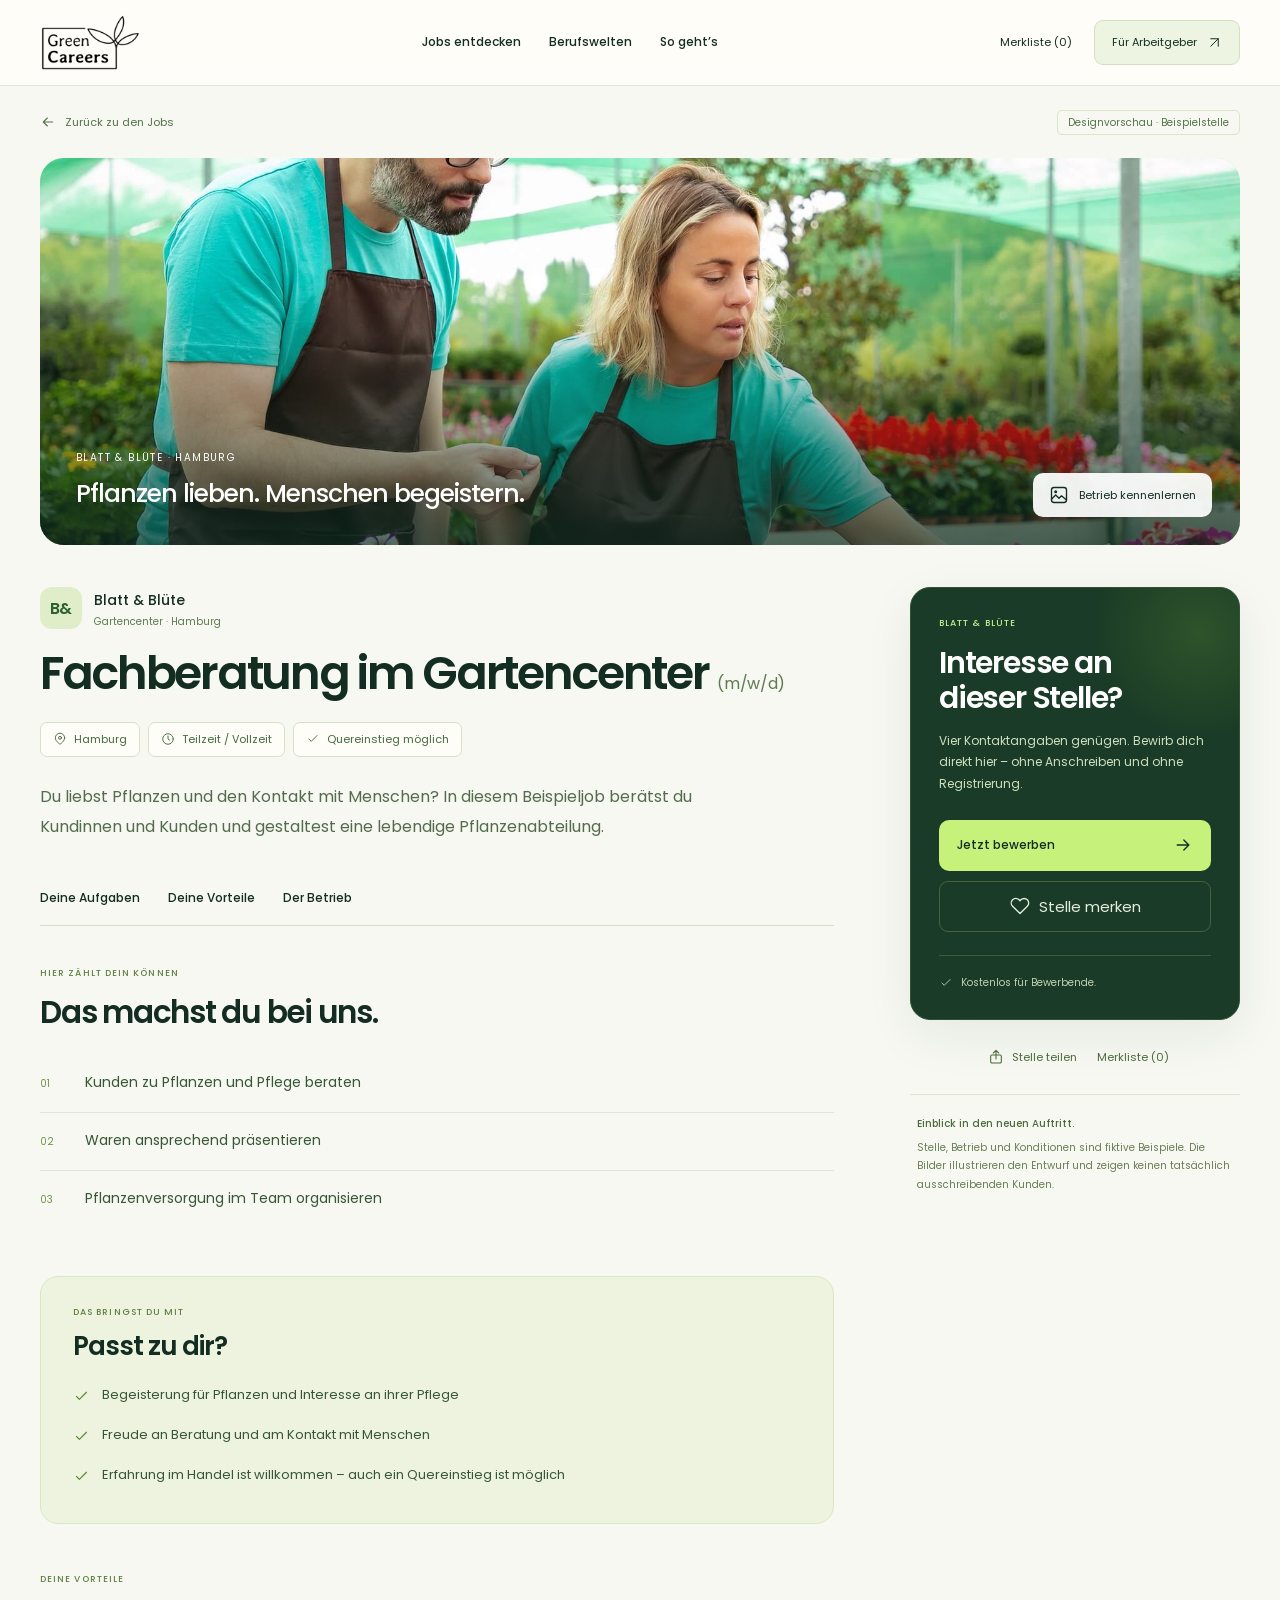
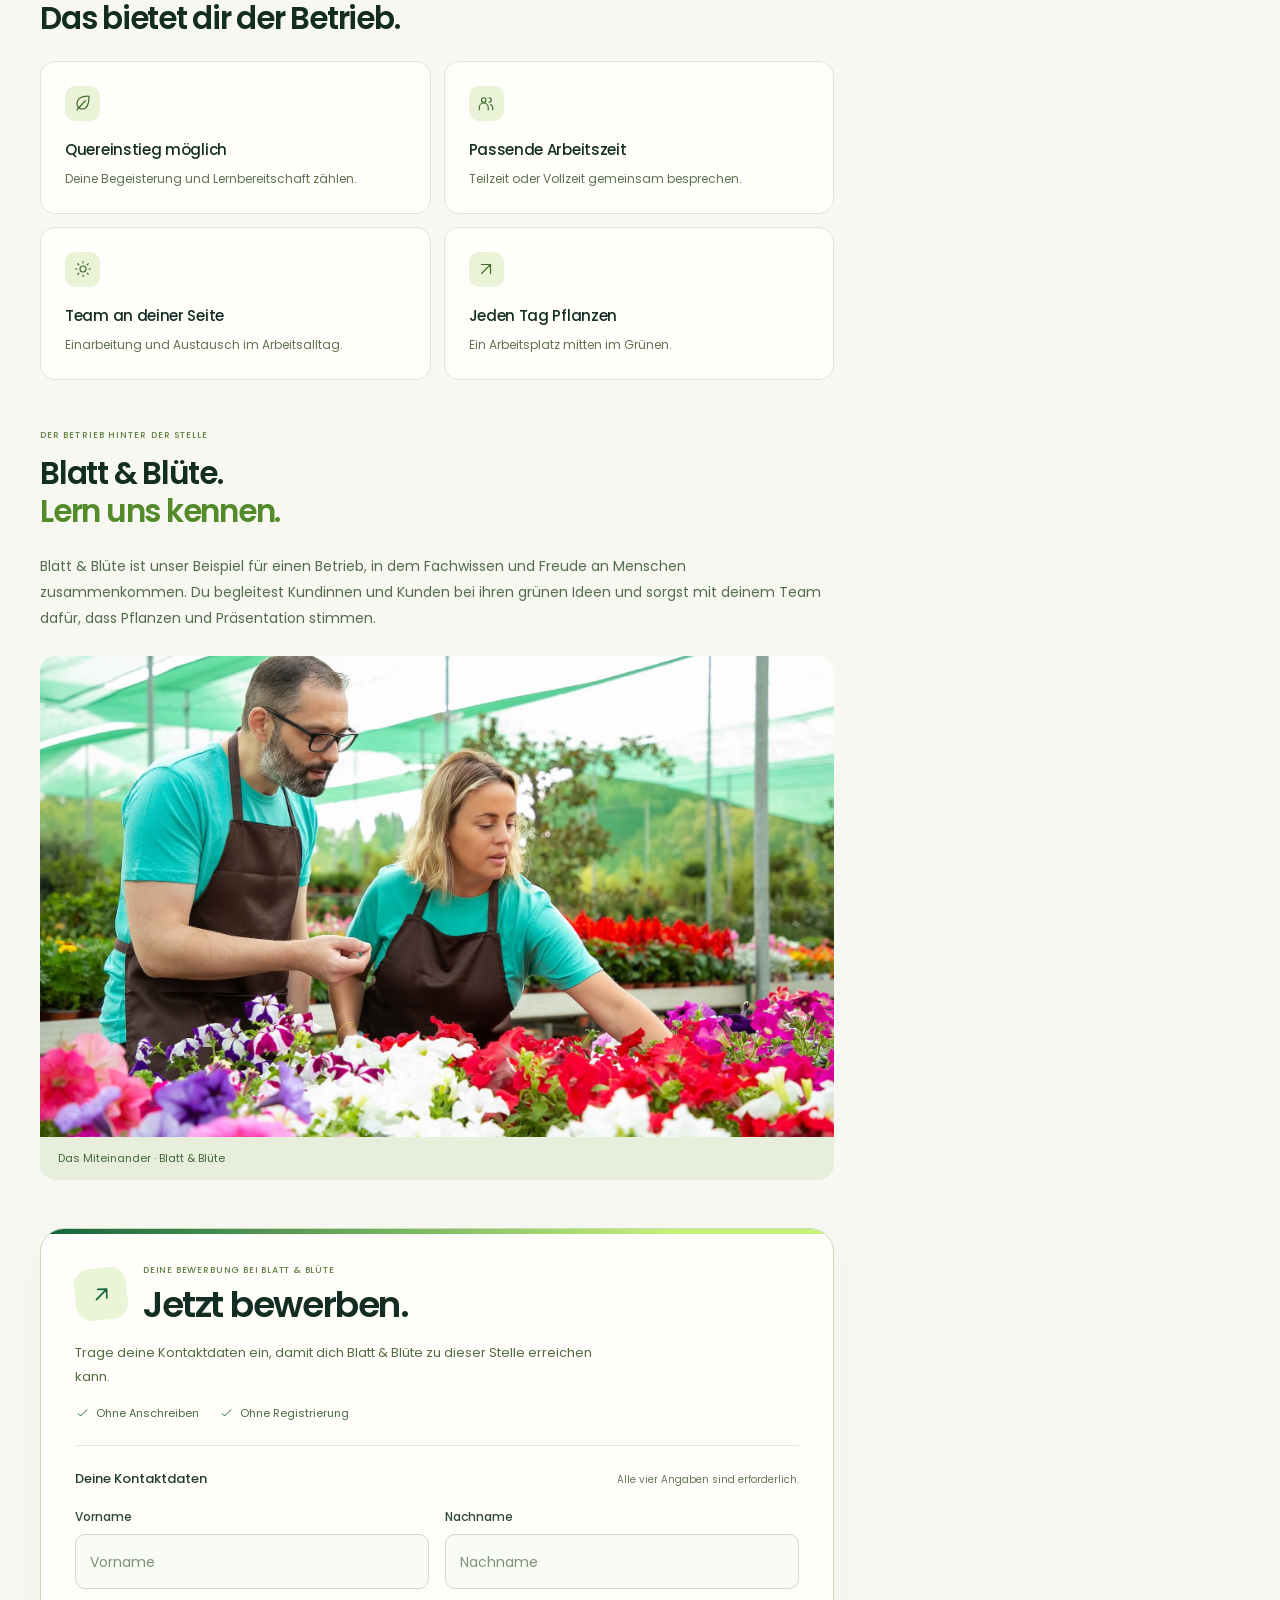
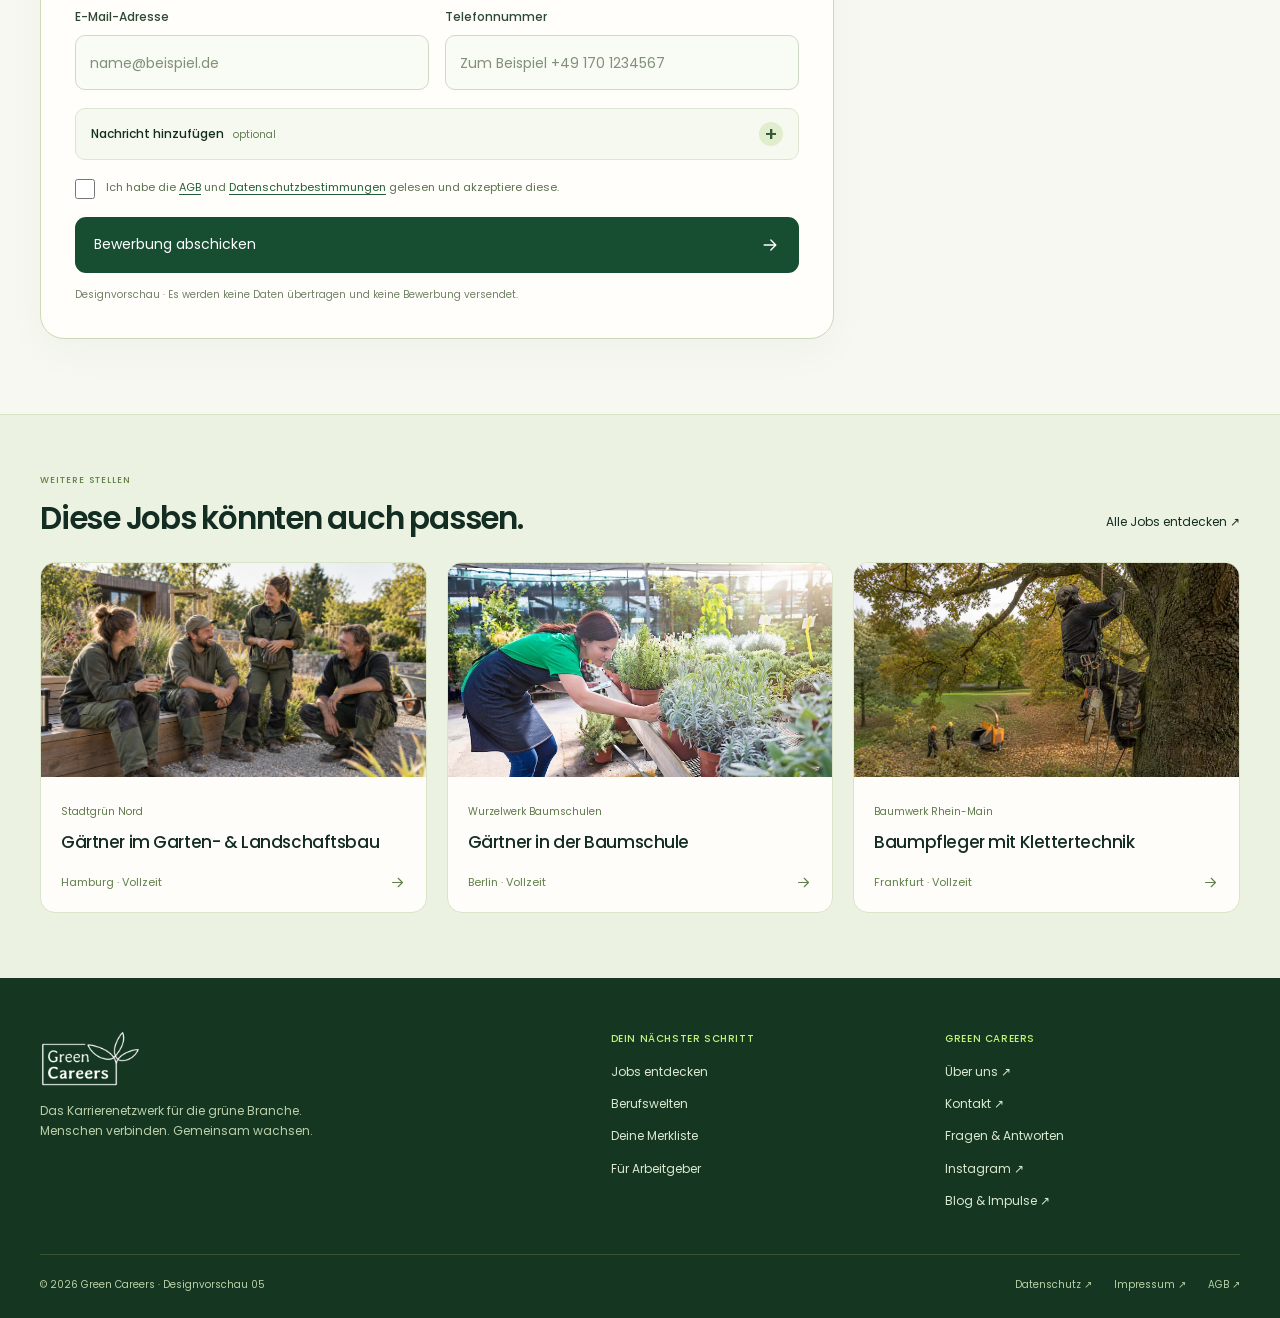
<file: stelle-fachberatung-gartencenter-blatt-bluete.html>
<!doctype html>
<html lang="de"><head><meta charset="utf-8"><meta name="viewport" content="width=device-width,initial-scale=1"><meta name="robots" content="noindex,nofollow"><title>Fachberatung im Gartencenter (m/w/d) bei Blatt &amp; Blüte · Green Careers</title><meta name="description" content="Blatt &amp; Blüte in Hamburg kennenlernen: Team, Aufgaben und Vorteile. Fiktive Beispielstelle im Green-Careers-Designentwurf."><meta property="og:title" content="Fachberatung im Gartencenter (m/w/d) bei Blatt &amp; Blüte · Green Careers"><meta property="og:description" content="Pflanzen lieben. Menschen begeistern. Hamburg · Teilzeit / Vollzeit. Designvorschau mit fiktiver Beispielstelle."><meta property="og:image" content="https://frdlnk-gc.github.io/green-careers-designs/assets/kat-handel.jpg"><meta property="og:url" content="https://frdlnk-gc.github.io/green-careers-designs/stelle-fachberatung-gartencenter-blatt-bluete.html"><meta property="og:type" content="website"><link rel="icon" href="assets/logo-dark-sm.png"><link rel="stylesheet" href="style.css?v=24"><link rel="stylesheet" href="extra.css?v=24"><link rel="stylesheet" href="job-pages.css?v=24"><link rel="preload" href="assets/poppins-600.ttf" as="font" type="font/ttf" crossorigin></head>
<body class="job-detail" data-job-id="3"><a class="skip" href="#main">Zum Inhalt</a>
<header class="jd-nav"><a class="jd-brand" href="05-zusammen-wachsen.html?design=e&amp;ansicht=arbeitnehmer" aria-label="Green Careers Startseite"><img src="assets/logo-dark-sm.png" alt="Green Careers" width="100" height="58"></a><nav class="jd-nav-center" aria-label="Hauptnavigation"><a href="05-zusammen-wachsen.html?design=e&amp;ansicht=arbeitnehmer#jobs">Jobs entdecken</a><a href="05-zusammen-wachsen.html?design=e&amp;ansicht=arbeitnehmer#branchen">Berufswelten</a><a href="05-zusammen-wachsen.html?design=e&amp;ansicht=arbeitnehmer#so-gehts">So geht’s</a></nav><div class="jd-nav-right"><a href="05-zusammen-wachsen.html?design=e&amp;ansicht=arbeitnehmer&amp;merkliste=1#jobs">Merkliste (<span data-saved-count>0</span>)</a><a href="05-zusammen-wachsen.html?design=e&amp;ansicht=arbeitgeber">Für Arbeitgeber <svg viewBox="0 0 24 24" fill="none" stroke="currentColor" stroke-width="1.6" stroke-linecap="round" stroke-linejoin="round" aria-hidden="true"><path d="M6 18 18 6M6 6h12v12"/></svg></a></div></header>
<main id="main"><div class="jd-container"><div class="jd-breadcrumb"><a href="05-zusammen-wachsen.html?design=e&amp;ansicht=arbeitnehmer#jobs" data-listing-back><svg viewBox="0 0 24 24" fill="none" stroke="currentColor" stroke-width="1.6" stroke-linecap="round" stroke-linejoin="round" aria-hidden="true"><path d="M19 12H5m6-6-6 6 6 6"/></svg> Zurück zu den Jobs</a><span>Designvorschau · Beispielstelle</span></div>
<figure class="jd-cover"><img src="assets/kat-handel.jpg" alt="Zwei Menschen beraten sich zwischen bunten Pflanzen im Gartencenter" width="1280" height="600" fetchpriority="high" style="object-position:center 40%"><figcaption><small>Blatt &amp; Blüte · Hamburg</small><strong>Pflanzen lieben. Menschen begeistern.</strong></figcaption><a class="jd-photo-button" href="#betrieb" aria-label="Betrieb und Bilder kennenlernen"><svg viewBox="0 0 24 24" fill="none" stroke="currentColor" stroke-width="1.6" stroke-linecap="round" stroke-linejoin="round" aria-hidden="true"><rect x="3" y="3" width="18" height="18" rx="3"/><circle cx="8" cy="8" r="1"/><path d="m3 17 5-5 4 4 3-3 6 5"/></svg> Betrieb kennenlernen</a></figure>
<div class="jd-layout"><article class="jd-content"><div class="jd-title-row"><div class="jd-monogram" aria-hidden="true">B&</div><div><strong>Blatt &amp; Blüte</strong><span>Gartencenter · Hamburg</span></div></div>
<h1>Fachberatung im Gartencenter <span class="jd-gender">(m/w/d)</span></h1>
<div class="jd-key-facts"><span><svg viewBox="0 0 24 24" fill="none" stroke="currentColor" stroke-width="1.6" stroke-linecap="round" stroke-linejoin="round" aria-hidden="true"><path d="M20 10c0 6-8 11-8 11S4 16 4 10a8 8 0 1 1 16 0Z"/><circle cx="12" cy="10" r="2.5"/></svg> Hamburg</span><span><svg viewBox="0 0 24 24" fill="none" stroke="currentColor" stroke-width="1.6" stroke-linecap="round" stroke-linejoin="round" aria-hidden="true"><circle cx="12" cy="12" r="9"/><path d="M12 7v5l3 2"/></svg> Teilzeit / Vollzeit</span><span><svg viewBox="0 0 24 24" fill="none" stroke="currentColor" stroke-width="1.6" stroke-linecap="round" stroke-linejoin="round" aria-hidden="true"><path d="m5 12 4 4L19 6"/></svg> Quereinstieg möglich</span></div>
<p class="jd-intro">Du liebst Pflanzen und den Kontakt mit Menschen? In diesem Beispieljob berätst du Kundinnen und Kunden und gestaltest eine lebendige Pflanzenabteilung.</p><nav class="jd-anchors" aria-label="In dieser Stelle"><a href="#aufgaben">Deine Aufgaben</a><a href="#vorteile">Deine Vorteile</a><a href="#betrieb">Der Betrieb</a></nav>
<section class="jd-block" id="aufgaben"><span class="jd-kicker">Hier zählt dein Können</span><h2>Das machst du bei uns.</h2><ul class="jd-task-list"><li><span>01</span>Kunden zu Pflanzen und Pflege beraten</li><li><span>02</span>Waren ansprechend präsentieren</li><li><span>03</span>Pflanzenversorgung im Team organisieren</li></ul></section>
<section class="jd-block jd-requirements"><span class="jd-kicker">Das bringst du mit</span><h2>Passt zu dir?</h2><ul class="jd-check-list"><li><svg viewBox="0 0 24 24" fill="none" stroke="currentColor" stroke-width="1.6" stroke-linecap="round" stroke-linejoin="round" aria-hidden="true"><path d="m5 12 4 4L19 6"/></svg><span>Begeisterung für Pflanzen und Interesse an ihrer Pflege</span></li><li><svg viewBox="0 0 24 24" fill="none" stroke="currentColor" stroke-width="1.6" stroke-linecap="round" stroke-linejoin="round" aria-hidden="true"><path d="m5 12 4 4L19 6"/></svg><span>Freude an Beratung und am Kontakt mit Menschen</span></li><li><svg viewBox="0 0 24 24" fill="none" stroke="currentColor" stroke-width="1.6" stroke-linecap="round" stroke-linejoin="round" aria-hidden="true"><path d="m5 12 4 4L19 6"/></svg><span>Erfahrung im Handel ist willkommen – auch ein Quereinstieg ist möglich</span></li></ul></section>
<section class="jd-block" id="vorteile"><span class="jd-kicker">Deine Vorteile</span><h2>Das bietet dir der Betrieb.</h2><div class="jd-benefits"><div class="jd-benefit"><span><svg viewBox="0 0 24 24" fill="none" stroke="currentColor" stroke-width="1.6" stroke-linecap="round" stroke-linejoin="round" aria-hidden="true"><path d="M20 3c-9-1-16 3-16 10a7 7 0 0 0 7 7c7 0 9-9 9-17Z M4 21l11-12"/></svg></span><h3>Quereinstieg möglich</h3><p>Deine Begeisterung und Lernbereitschaft zählen.</p></div><div class="jd-benefit"><span><svg viewBox="0 0 24 24" fill="none" stroke="currentColor" stroke-width="1.6" stroke-linecap="round" stroke-linejoin="round" aria-hidden="true"><circle cx="9" cy="8" r="3"/><path d="M3 21v-3a6 6 0 0 1 12 0v3M16 5a3 3 0 0 1 0 6m2 3a5 5 0 0 1 3 4v3"/></svg></span><h3>Passende Arbeitszeit</h3><p>Teilzeit oder Vollzeit gemeinsam besprechen.</p></div><div class="jd-benefit"><span><svg viewBox="0 0 24 24" fill="none" stroke="currentColor" stroke-width="1.6" stroke-linecap="round" stroke-linejoin="round" aria-hidden="true"><circle cx="12" cy="12" r="4"/><path d="M12 2v2m0 16v2M2 12h2m16 0h2M5 5l1.5 1.5m11 11L19 19M5 19l1.5-1.5m11-11L19 5"/></svg></span><h3>Team an deiner Seite</h3><p>Einarbeitung und Austausch im Arbeitsalltag.</p></div><div class="jd-benefit"><span><svg viewBox="0 0 24 24" fill="none" stroke="currentColor" stroke-width="1.6" stroke-linecap="round" stroke-linejoin="round" aria-hidden="true"><path d="M6 18 18 6M6 6h12v12"/></svg></span><h3>Jeden Tag Pflanzen</h3><p>Ein Arbeitsplatz mitten im Grünen.</p></div></div></section>
<section class="jd-block" id="betrieb"><span class="jd-kicker">Der Betrieb hinter der Stelle</span><h2>Blatt &amp; Blüte.<br><em>Lern uns kennen.</em></h2><p class="jd-company-intro">Blatt &amp; Blüte ist unser Beispiel für einen Betrieb, in dem Fachwissen und Freude an Menschen zusammenkommen. Du begleitest Kundinnen und Kunden bei ihren grünen Ideen und sorgst mit deinem Team dafür, dass Pflanzen und Präsentation stimmen.</p><div class="jd-gallery"><figure id="gallery-0" ><img src="assets/kat-handel.jpg" alt="Kollegen im Gartencenter zwischen blühenden Pflanzen" loading="lazy" decoding="async" width="960" height="600" style="object-position:center 40%"><figcaption>Das Miteinander · Blatt &amp; Blüte</figcaption></figure></div></section>
<section class="jd-apply-section" id="bewerben" aria-labelledby="application-title">
<div class="jd-application-heading"><span class="jd-application-icon"><svg viewBox="0 0 24 24" fill="none" stroke="currentColor" stroke-width="1.6" stroke-linecap="round" stroke-linejoin="round" aria-hidden="true"><path d="M5 12h14M13 6l6 6-6 6"/></svg></span><div><span class="jd-kicker">Deine Bewerbung bei Blatt &amp; Blüte</span><h2 id="application-title">Jetzt bewerben.</h2></div></div>
<p class="jd-application-intro">Trage deine Kontaktdaten ein, damit dich Blatt &amp; Blüte zu dieser Stelle erreichen kann.</p>
<div class="jd-application-benefits"><span><svg viewBox="0 0 24 24" fill="none" stroke="currentColor" stroke-width="1.6" stroke-linecap="round" stroke-linejoin="round" aria-hidden="true"><path d="m5 12 4 4L19 6"/></svg> Ohne Anschreiben</span><span><svg viewBox="0 0 24 24" fill="none" stroke="currentColor" stroke-width="1.6" stroke-linecap="round" stroke-linejoin="round" aria-hidden="true"><path d="m5 12 4 4L19 6"/></svg> Ohne Registrierung</span></div>
<form class="jd-form" id="job-apply-form" aria-label="Bewerbung bei Blatt &amp; Blüte">
<p class="jd-form-caption">Deine Kontaktdaten <span>Alle vier Angaben sind erforderlich.</span></p>
<div class="jd-form-fields">
<label for="applicant-first-name">Vorname<input id="applicant-first-name" name="first_name" type="text" placeholder="Vorname" autocomplete="given-name" maxlength="80" aria-describedby="first-name-error" required><span class="jd-field-error" id="first-name-error" hidden></span></label>
<label for="applicant-last-name">Nachname<input id="applicant-last-name" name="last_name" type="text" placeholder="Nachname" autocomplete="family-name" maxlength="80" aria-describedby="last-name-error" required><span class="jd-field-error" id="last-name-error" hidden></span></label>
<label for="applicant-email">E-Mail-Adresse<input id="applicant-email" name="email" type="email" placeholder="name@beispiel.de" autocomplete="email" inputmode="email" autocapitalize="none" spellcheck="false" maxlength="254" aria-describedby="email-error" required><span class="jd-field-error" id="email-error" hidden></span></label>
<label for="applicant-phone">Telefonnummer<input id="applicant-phone" name="phone" type="tel" placeholder="Zum Beispiel +49 170 1234567" autocomplete="tel" inputmode="tel" maxlength="40" aria-describedby="phone-error" required><span class="jd-field-error" id="phone-error" hidden></span></label>
</div>
<details class="jd-message"><summary><span>Nachricht hinzufügen <small>optional</small></span><span class="jd-message-plus" aria-hidden="true">+</span></summary><div><label for="applicant-message">Was möchtest du dem Betrieb noch sagen?<textarea id="applicant-message" name="message" rows="3" maxlength="2000" placeholder="Zum Beispiel, wann du starten könntest."></textarea></label></div></details>
<label class="jd-consent" for="applicant-privacy"><input id="applicant-privacy" name="terms_of_service" type="checkbox" aria-describedby="privacy-error" required><span>Ich habe die <a href="https://www.green-careers.de/agb" target="_blank" rel="noopener">AGB</a> und <a href="https://www.green-careers.de/datenschutz" target="_blank" rel="noopener">Datenschutzbestimmungen</a> gelesen und akzeptiere diese.</span></label><span class="jd-field-error" id="privacy-error" hidden></span>
<p class="jd-form-error-summary" id="application-errors" role="alert" hidden></p>
<button type="submit" class="jd-primary" id="job-apply-submit" disabled>Bewerbung abschicken <svg viewBox="0 0 24 24" fill="none" stroke="currentColor" stroke-width="1.6" stroke-linecap="round" stroke-linejoin="round" aria-hidden="true"><path d="M5 12h14M13 6l6 6-6 6"/></svg></button>
<p class="jd-form-note">Designvorschau · Es werden keine Daten übertragen und keine Bewerbung versendet.</p>
</form>
<div class="jd-application-confirmation" id="application-confirmation" tabindex="-1" hidden><span class="jd-confirmation-icon"><svg viewBox="0 0 24 24" fill="none" stroke="currentColor" stroke-width="1.6" stroke-linecap="round" stroke-linejoin="round" aria-hidden="true"><path d="m5 12 4 4L19 6"/></svg></span><span class="jd-kicker">Vorschau der Bestätigung</span><h3>Danke für deine Bewerbung.</h3><p>In der echten Website geht deine Bewerbung an Green Careers und wird dem Betrieb zugeordnet.</p><p class="jd-confirmation-note">Du hast den Ablauf ausprobiert. In dieser Designvorschau wurde nichts versendet.</p><button class="jd-secondary" type="button" id="application-restart">Formular erneut ansehen <svg viewBox="0 0 24 24" fill="none" stroke="currentColor" stroke-width="1.6" stroke-linecap="round" stroke-linejoin="round" aria-hidden="true"><path d="M19 12H5m6-6-6 6 6 6"/></svg></button></div>
<noscript><p>Aktiviere JavaScript, um den Beispielablauf auszuprobieren.</p></noscript>
</section>
</article><aside class="jd-side" aria-label="Dein nächster Schritt"><div class="jd-apply-card"><span class="jd-kicker">Blatt &amp; Blüte</span><h2>Interesse an<br>dieser Stelle?</h2><p>Vier Kontaktangaben genügen. Bewirb dich direkt hier – ohne Anschreiben und ohne Registrierung.</p><a class="jd-primary" href="#bewerben">Jetzt bewerben <svg viewBox="0 0 24 24" fill="none" stroke="currentColor" stroke-width="1.6" stroke-linecap="round" stroke-linejoin="round" aria-hidden="true"><path d="M5 12h14M13 6l6 6-6 6"/></svg></a><button class="jd-secondary jd-save" data-save-job aria-pressed="false"><svg viewBox="0 0 24 24" fill="none" stroke="currentColor" stroke-width="1.6" stroke-linecap="round" stroke-linejoin="round" aria-hidden="true"><path d="M20.8 4.6a5.5 5.5 0 0 0-7.8 0L12 5.7l-1.1-1.1a5.5 5.5 0 0 0-7.8 7.8L12 21l8.8-8.6a5.5 5.5 0 0 0 0-7.8Z"/></svg> <span>Stelle merken</span></button><div class="jd-side-foot"><svg viewBox="0 0 24 24" fill="none" stroke="currentColor" stroke-width="1.6" stroke-linecap="round" stroke-linejoin="round" aria-hidden="true"><path d="m5 12 4 4L19 6"/></svg> Kostenlos für Bewerbende.</div></div><div class="jd-side-actions"><button data-share><svg viewBox="0 0 24 24" fill="none" stroke="currentColor" stroke-width="1.6" stroke-linecap="round" stroke-linejoin="round" aria-hidden="true"><rect x="4" y="9" width="16" height="12" rx="2"/><path d="M12 15V2m-4 4 4-4 4 4"/></svg> Stelle teilen</button><a href="05-zusammen-wachsen.html?design=e&amp;ansicht=arbeitnehmer&amp;merkliste=1#jobs" class="jd-side-saved-link">Merkliste (<span data-saved-count>0</span>)</a></div><div class="jd-share-fallback" id="share-fallback" hidden><label>Link zum Kopieren<input id="share-url" readonly aria-label="Link zu dieser Stelle"></label></div><div class="jd-prototype"><strong>Einblick in den neuen Auftritt.</strong>Stelle, Betrieb und Konditionen sind fiktive Beispiele. Die Bilder illustrieren den Entwurf und zeigen keinen tatsächlich ausschreibenden Kunden.</div></aside></div></div>
<section class="jd-related"><div class="jd-container"><div class="jd-related-heading"><div><span class="jd-kicker">Weitere Stellen</span><h2>Diese Jobs könnten auch passen.</h2></div><a href="05-zusammen-wachsen.html?design=e&amp;ansicht=arbeitnehmer#jobs">Alle Jobs entdecken ↗</a></div><div class="jd-related-grid"><a class="jd-related-card" href="stelle-gaertner-galabau-stadtgruen-nord.html"><img src="assets/team-miteinander-v2.jpg" alt="Ein Team aus vier Landschaftsgärtnern im gemeinsamen Arbeitsalltag" loading="lazy" decoding="async" width="640" height="400" style="object-position:center 35%"><div><small>Stadtgrün Nord</small><h3>Gärtner im Garten- &amp; Landschaftsbau</h3><p><span>Hamburg · Vollzeit</span><svg viewBox="0 0 24 24" fill="none" stroke="currentColor" stroke-width="1.6" stroke-linecap="round" stroke-linejoin="round" aria-hidden="true"><path d="M5 12h14M13 6l6 6-6 6"/></svg></p></div></a><a class="jd-related-card" href="stelle-gaertner-baumschule-wurzelwerk.html"><img src="assets/kat-kultivierung.jpg" alt="Mitarbeiterin bei der Pflege von Pflanzen im Kulturbetrieb" loading="lazy" decoding="async" width="640" height="400" style="object-position:center"><div><small>Wurzelwerk Baumschulen</small><h3>Gärtner in der Baumschule</h3><p><span>Berlin · Vollzeit</span><svg viewBox="0 0 24 24" fill="none" stroke="currentColor" stroke-width="1.6" stroke-linecap="round" stroke-linejoin="round" aria-hidden="true"><path d="M5 12h14M13 6l6 6-6 6"/></svg></p></div></a><a class="jd-related-card" href="stelle-baumpfleger-baumwerk-rhein-main.html"><img src="assets/titel-baumpflege-klettertechnik.webp" alt="Baumpfleger mit Seilklettertechnik bei der Arbeit in einer Baumkrone" loading="lazy" decoding="async" width="640" height="400" style="object-position:center"><div><small>Baumwerk Rhein-Main</small><h3>Baumpfleger mit Klettertechnik</h3><p><span>Frankfurt · Vollzeit</span><svg viewBox="0 0 24 24" fill="none" stroke="currentColor" stroke-width="1.6" stroke-linecap="round" stroke-linejoin="round" aria-hidden="true"><path d="M5 12h14M13 6l6 6-6 6"/></svg></p></div></a></div></div></section></main>
<footer class="jd-footer"><div class="jd-container"><div class="jd-footer-grid"><div class="jd-footer-brand"><img src="assets/logo-white-sm.png" alt="Green Careers" width="100" height="58"><p>Das Karrierenetzwerk für die grüne Branche.<br>Menschen verbinden. Gemeinsam wachsen.</p></div><nav aria-label="Entdecken"><strong>Dein nächster Schritt</strong><a href="05-zusammen-wachsen.html?design=e&amp;ansicht=arbeitnehmer#jobs">Jobs entdecken</a><a href="05-zusammen-wachsen.html?design=e&amp;ansicht=arbeitnehmer#branchen">Berufswelten</a><a href="05-zusammen-wachsen.html?design=e&amp;ansicht=arbeitnehmer&amp;merkliste=1#jobs">Deine Merkliste</a><a href="05-zusammen-wachsen.html?design=e&amp;ansicht=arbeitgeber">Für Arbeitgeber</a></nav><nav aria-label="Green Careers"><strong>Green Careers</strong><a href="https://www.green-careers.de/ueber-uns" target="_blank" rel="noopener">Über uns ↗</a><a href="https://www.green-careers.de/kontakt" target="_blank" rel="noopener">Kontakt ↗</a><a href="05-zusammen-wachsen.html?design=e&amp;ansicht=arbeitnehmer#fragen">Fragen & Antworten</a><a href="https://www.instagram.com/greencareers.de/" target="_blank" rel="noopener noreferrer">Instagram ↗</a><a href="https://www.green-careers.de/blog" target="_blank" rel="noopener">Blog & Impulse ↗</a></nav></div><div class="jd-footer-bottom"><span>© 2026 Green Careers · Designvorschau 05</span><div><a href="https://www.green-careers.de/datenschutz" target="_blank" rel="noopener">Datenschutz ↗</a><a href="https://www.green-careers.de/impressum" target="_blank" rel="noopener">Impressum ↗</a><a href="https://www.green-careers.de/agb" target="_blank" rel="noopener">AGB ↗</a></div></div></div></footer>
<div class="jd-mobile-dock"><button class="jd-save" data-save-job aria-pressed="false" aria-label="Stelle merken"><svg viewBox="0 0 24 24" fill="none" stroke="currentColor" stroke-width="1.6" stroke-linecap="round" stroke-linejoin="round" aria-hidden="true"><path d="M20.8 4.6a5.5 5.5 0 0 0-7.8 0L12 5.7l-1.1-1.1a5.5 5.5 0 0 0-7.8 7.8L12 21l8.8-8.6a5.5 5.5 0 0 0 0-7.8Z"/></svg></button><a class="jd-primary" href="#bewerben">Jetzt bewerben <svg viewBox="0 0 24 24" fill="none" stroke="currentColor" stroke-width="1.6" stroke-linecap="round" stroke-linejoin="round" aria-hidden="true"><path d="M5 12h14M13 6l6 6-6 6"/></svg></a></div><div class="jd-toast" role="status" aria-live="polite"></div><script src="jobs-data.js?v=24"></script><script src="job-pages.js?v=24"></script></body></html>
</file>
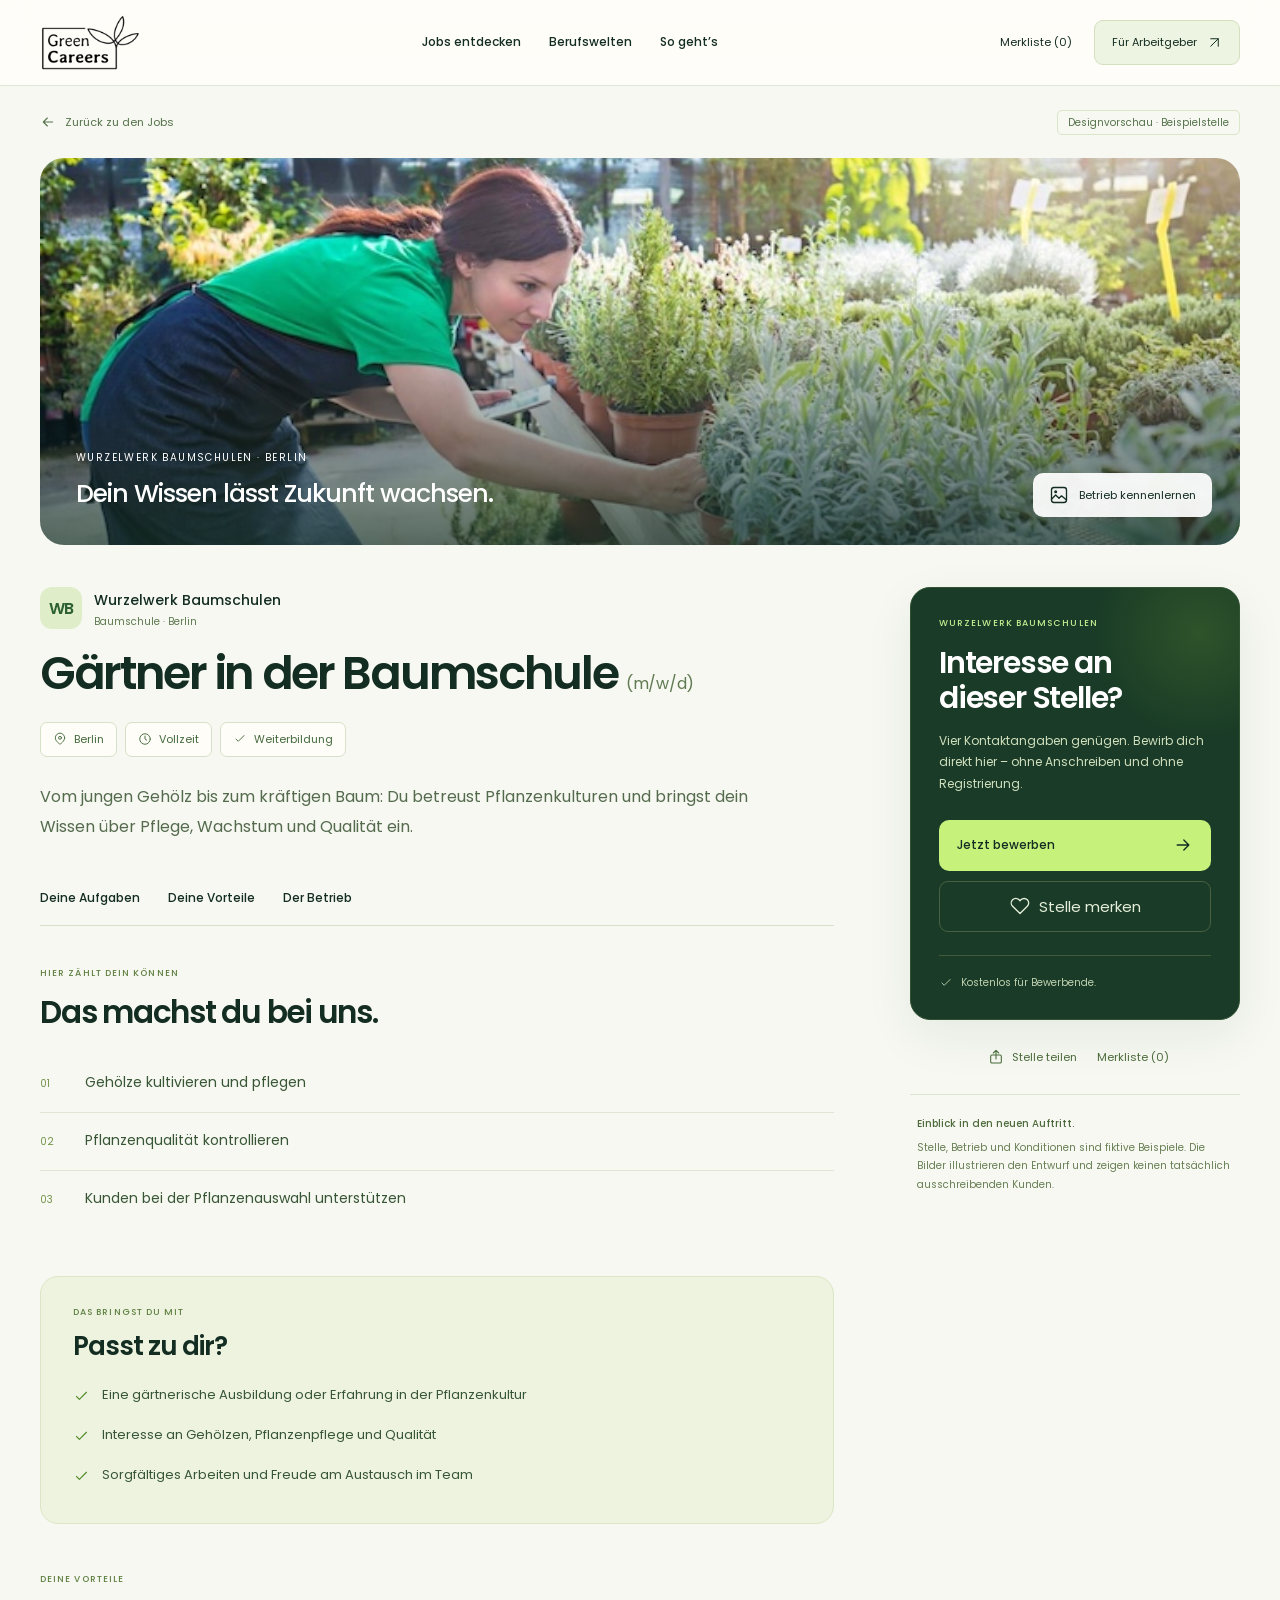
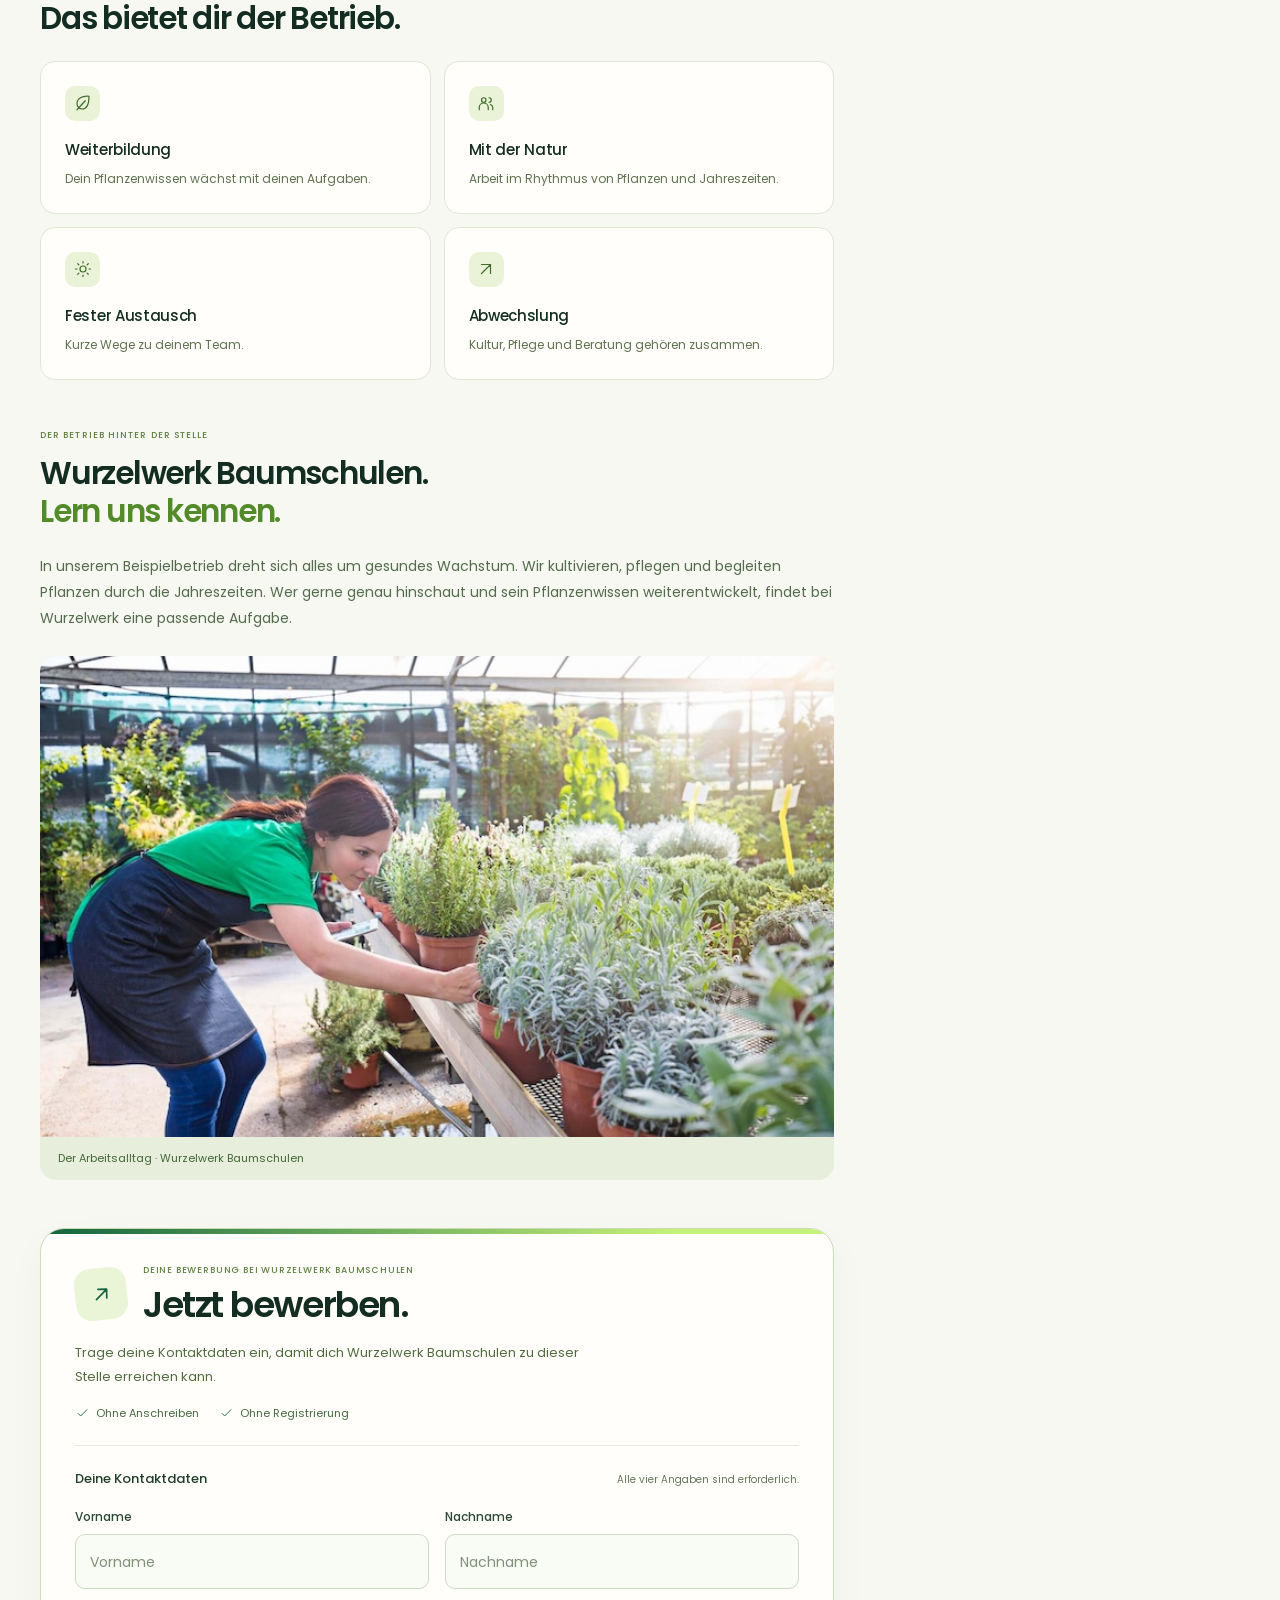
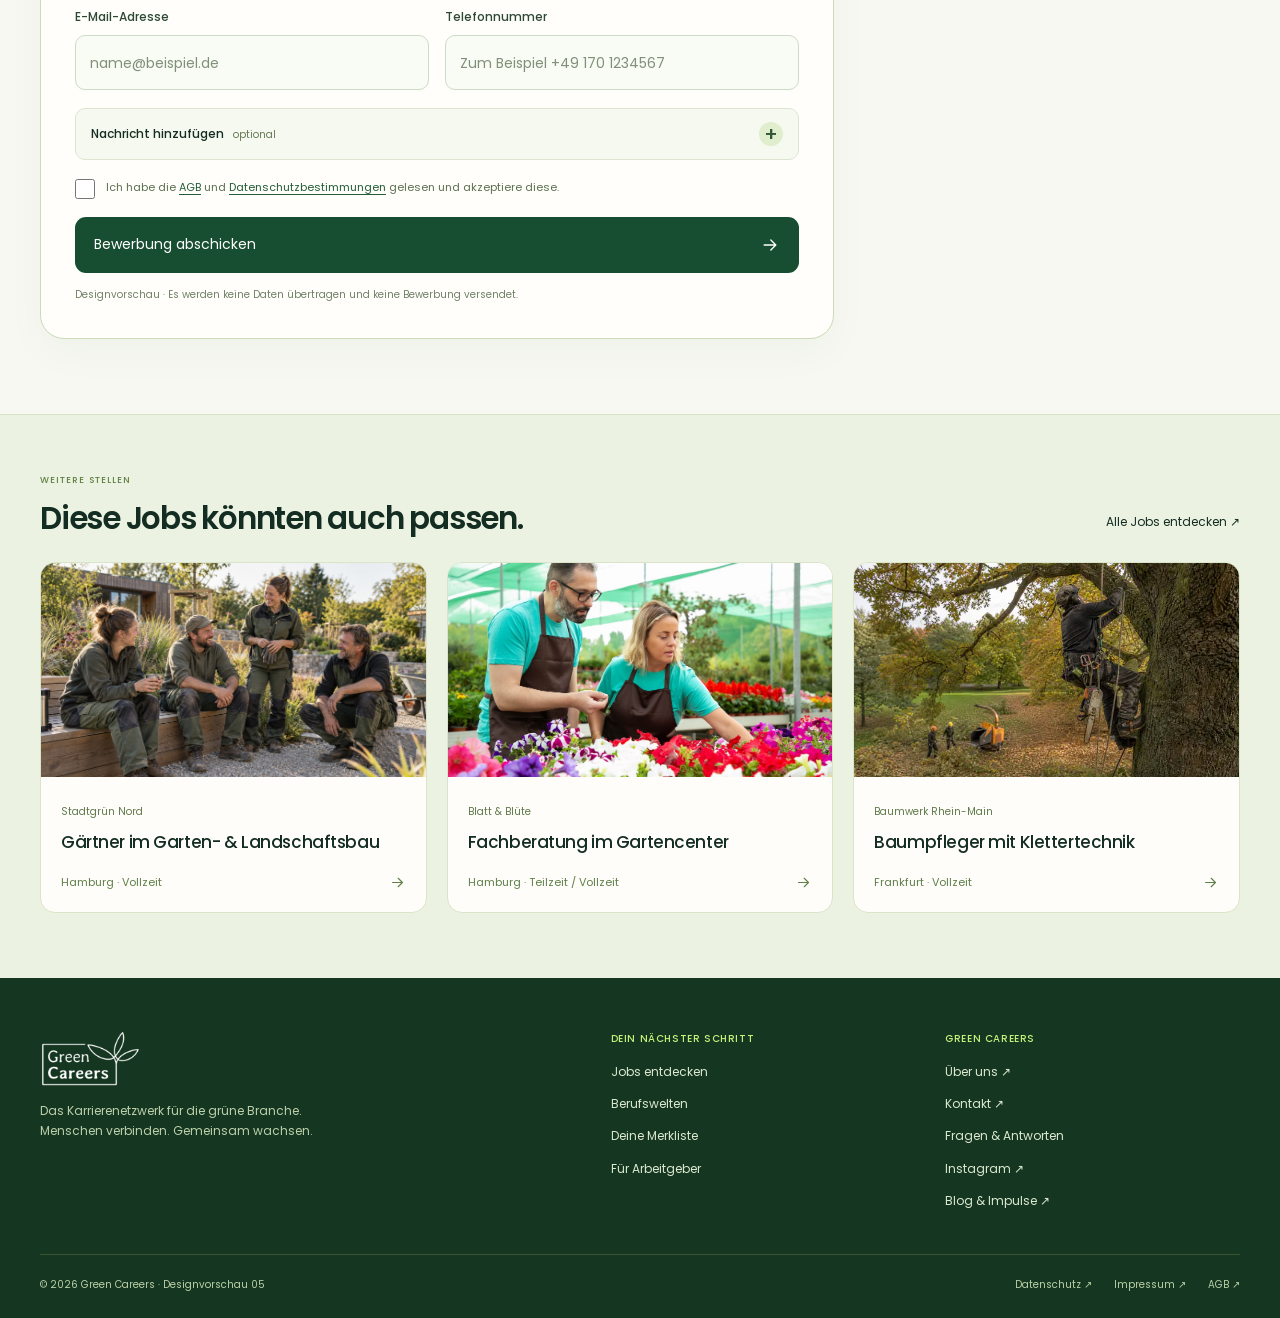
<file: stelle-gaertner-baumschule-wurzelwerk.html>
<!doctype html>
<html lang="de"><head><meta charset="utf-8"><meta name="viewport" content="width=device-width,initial-scale=1"><meta name="robots" content="noindex,nofollow"><title>Gärtner in der Baumschule (m/w/d) bei Wurzelwerk Baumschulen · Green Careers</title><meta name="description" content="Wurzelwerk Baumschulen in Berlin kennenlernen: Team, Aufgaben und Vorteile. Fiktive Beispielstelle im Green-Careers-Designentwurf."><meta property="og:title" content="Gärtner in der Baumschule (m/w/d) bei Wurzelwerk Baumschulen · Green Careers"><meta property="og:description" content="Dein Wissen lässt Zukunft wachsen. Berlin · Vollzeit. Designvorschau mit fiktiver Beispielstelle."><meta property="og:image" content="https://frdlnk-gc.github.io/green-careers-designs/assets/kat-kultivierung.jpg"><meta property="og:url" content="https://frdlnk-gc.github.io/green-careers-designs/stelle-gaertner-baumschule-wurzelwerk.html"><meta property="og:type" content="website"><link rel="icon" href="assets/logo-dark-sm.png"><link rel="stylesheet" href="style.css?v=24"><link rel="stylesheet" href="extra.css?v=24"><link rel="stylesheet" href="job-pages.css?v=24"><link rel="preload" href="assets/poppins-600.ttf" as="font" type="font/ttf" crossorigin></head>
<body class="job-detail" data-job-id="2"><a class="skip" href="#main">Zum Inhalt</a>
<header class="jd-nav"><a class="jd-brand" href="05-zusammen-wachsen.html?design=e&amp;ansicht=arbeitnehmer" aria-label="Green Careers Startseite"><img src="assets/logo-dark-sm.png" alt="Green Careers" width="100" height="58"></a><nav class="jd-nav-center" aria-label="Hauptnavigation"><a href="05-zusammen-wachsen.html?design=e&amp;ansicht=arbeitnehmer#jobs">Jobs entdecken</a><a href="05-zusammen-wachsen.html?design=e&amp;ansicht=arbeitnehmer#branchen">Berufswelten</a><a href="05-zusammen-wachsen.html?design=e&amp;ansicht=arbeitnehmer#so-gehts">So geht’s</a></nav><div class="jd-nav-right"><a href="05-zusammen-wachsen.html?design=e&amp;ansicht=arbeitnehmer&amp;merkliste=1#jobs">Merkliste (<span data-saved-count>0</span>)</a><a href="05-zusammen-wachsen.html?design=e&amp;ansicht=arbeitgeber">Für Arbeitgeber <svg viewBox="0 0 24 24" fill="none" stroke="currentColor" stroke-width="1.6" stroke-linecap="round" stroke-linejoin="round" aria-hidden="true"><path d="M6 18 18 6M6 6h12v12"/></svg></a></div></header>
<main id="main"><div class="jd-container"><div class="jd-breadcrumb"><a href="05-zusammen-wachsen.html?design=e&amp;ansicht=arbeitnehmer#jobs" data-listing-back><svg viewBox="0 0 24 24" fill="none" stroke="currentColor" stroke-width="1.6" stroke-linecap="round" stroke-linejoin="round" aria-hidden="true"><path d="M19 12H5m6-6-6 6 6 6"/></svg> Zurück zu den Jobs</a><span>Designvorschau · Beispielstelle</span></div>
<figure class="jd-cover"><img src="assets/kat-kultivierung.jpg" alt="Mitarbeiterin bei der Pflege von Pflanzen im Kulturbetrieb" width="1280" height="600" fetchpriority="high" style="object-position:center"><figcaption><small>Wurzelwerk Baumschulen · Berlin</small><strong>Dein Wissen lässt Zukunft wachsen.</strong></figcaption><a class="jd-photo-button" href="#betrieb" aria-label="Betrieb und Bilder kennenlernen"><svg viewBox="0 0 24 24" fill="none" stroke="currentColor" stroke-width="1.6" stroke-linecap="round" stroke-linejoin="round" aria-hidden="true"><rect x="3" y="3" width="18" height="18" rx="3"/><circle cx="8" cy="8" r="1"/><path d="m3 17 5-5 4 4 3-3 6 5"/></svg> Betrieb kennenlernen</a></figure>
<div class="jd-layout"><article class="jd-content"><div class="jd-title-row"><div class="jd-monogram" aria-hidden="true">WB</div><div><strong>Wurzelwerk Baumschulen</strong><span>Baumschule · Berlin</span></div></div>
<h1>Gärtner in der Baumschule <span class="jd-gender">(m/w/d)</span></h1>
<div class="jd-key-facts"><span><svg viewBox="0 0 24 24" fill="none" stroke="currentColor" stroke-width="1.6" stroke-linecap="round" stroke-linejoin="round" aria-hidden="true"><path d="M20 10c0 6-8 11-8 11S4 16 4 10a8 8 0 1 1 16 0Z"/><circle cx="12" cy="10" r="2.5"/></svg> Berlin</span><span><svg viewBox="0 0 24 24" fill="none" stroke="currentColor" stroke-width="1.6" stroke-linecap="round" stroke-linejoin="round" aria-hidden="true"><circle cx="12" cy="12" r="9"/><path d="M12 7v5l3 2"/></svg> Vollzeit</span><span><svg viewBox="0 0 24 24" fill="none" stroke="currentColor" stroke-width="1.6" stroke-linecap="round" stroke-linejoin="round" aria-hidden="true"><path d="m5 12 4 4L19 6"/></svg> Weiterbildung</span></div>
<p class="jd-intro">Vom jungen Gehölz bis zum kräftigen Baum: Du betreust Pflanzenkulturen und bringst dein Wissen über Pflege, Wachstum und Qualität ein.</p><nav class="jd-anchors" aria-label="In dieser Stelle"><a href="#aufgaben">Deine Aufgaben</a><a href="#vorteile">Deine Vorteile</a><a href="#betrieb">Der Betrieb</a></nav>
<section class="jd-block" id="aufgaben"><span class="jd-kicker">Hier zählt dein Können</span><h2>Das machst du bei uns.</h2><ul class="jd-task-list"><li><span>01</span>Gehölze kultivieren und pflegen</li><li><span>02</span>Pflanzenqualität kontrollieren</li><li><span>03</span>Kunden bei der Pflanzenauswahl unterstützen</li></ul></section>
<section class="jd-block jd-requirements"><span class="jd-kicker">Das bringst du mit</span><h2>Passt zu dir?</h2><ul class="jd-check-list"><li><svg viewBox="0 0 24 24" fill="none" stroke="currentColor" stroke-width="1.6" stroke-linecap="round" stroke-linejoin="round" aria-hidden="true"><path d="m5 12 4 4L19 6"/></svg><span>Eine gärtnerische Ausbildung oder Erfahrung in der Pflanzenkultur</span></li><li><svg viewBox="0 0 24 24" fill="none" stroke="currentColor" stroke-width="1.6" stroke-linecap="round" stroke-linejoin="round" aria-hidden="true"><path d="m5 12 4 4L19 6"/></svg><span>Interesse an Gehölzen, Pflanzenpflege und Qualität</span></li><li><svg viewBox="0 0 24 24" fill="none" stroke="currentColor" stroke-width="1.6" stroke-linecap="round" stroke-linejoin="round" aria-hidden="true"><path d="m5 12 4 4L19 6"/></svg><span>Sorgfältiges Arbeiten und Freude am Austausch im Team</span></li></ul></section>
<section class="jd-block" id="vorteile"><span class="jd-kicker">Deine Vorteile</span><h2>Das bietet dir der Betrieb.</h2><div class="jd-benefits"><div class="jd-benefit"><span><svg viewBox="0 0 24 24" fill="none" stroke="currentColor" stroke-width="1.6" stroke-linecap="round" stroke-linejoin="round" aria-hidden="true"><path d="M20 3c-9-1-16 3-16 10a7 7 0 0 0 7 7c7 0 9-9 9-17Z M4 21l11-12"/></svg></span><h3>Weiterbildung</h3><p>Dein Pflanzenwissen wächst mit deinen Aufgaben.</p></div><div class="jd-benefit"><span><svg viewBox="0 0 24 24" fill="none" stroke="currentColor" stroke-width="1.6" stroke-linecap="round" stroke-linejoin="round" aria-hidden="true"><circle cx="9" cy="8" r="3"/><path d="M3 21v-3a6 6 0 0 1 12 0v3M16 5a3 3 0 0 1 0 6m2 3a5 5 0 0 1 3 4v3"/></svg></span><h3>Mit der Natur</h3><p>Arbeit im Rhythmus von Pflanzen und Jahreszeiten.</p></div><div class="jd-benefit"><span><svg viewBox="0 0 24 24" fill="none" stroke="currentColor" stroke-width="1.6" stroke-linecap="round" stroke-linejoin="round" aria-hidden="true"><circle cx="12" cy="12" r="4"/><path d="M12 2v2m0 16v2M2 12h2m16 0h2M5 5l1.5 1.5m11 11L19 19M5 19l1.5-1.5m11-11L19 5"/></svg></span><h3>Fester Austausch</h3><p>Kurze Wege zu deinem Team.</p></div><div class="jd-benefit"><span><svg viewBox="0 0 24 24" fill="none" stroke="currentColor" stroke-width="1.6" stroke-linecap="round" stroke-linejoin="round" aria-hidden="true"><path d="M6 18 18 6M6 6h12v12"/></svg></span><h3>Abwechslung</h3><p>Kultur, Pflege und Beratung gehören zusammen.</p></div></div></section>
<section class="jd-block" id="betrieb"><span class="jd-kicker">Der Betrieb hinter der Stelle</span><h2>Wurzelwerk Baumschulen.<br><em>Lern uns kennen.</em></h2><p class="jd-company-intro">In unserem Beispielbetrieb dreht sich alles um gesundes Wachstum. Wir kultivieren, pflegen und begleiten Pflanzen durch die Jahreszeiten. Wer gerne genau hinschaut und sein Pflanzenwissen weiterentwickelt, findet bei Wurzelwerk eine passende Aufgabe.</p><div class="jd-gallery"><figure id="gallery-0" ><img src="assets/kat-kultivierung.jpg" alt="Pflanzenpflege im Kulturbetrieb" loading="lazy" decoding="async" width="960" height="600" style="object-position:center"><figcaption>Der Arbeitsalltag · Wurzelwerk Baumschulen</figcaption></figure></div></section>
<section class="jd-apply-section" id="bewerben" aria-labelledby="application-title">
<div class="jd-application-heading"><span class="jd-application-icon"><svg viewBox="0 0 24 24" fill="none" stroke="currentColor" stroke-width="1.6" stroke-linecap="round" stroke-linejoin="round" aria-hidden="true"><path d="M5 12h14M13 6l6 6-6 6"/></svg></span><div><span class="jd-kicker">Deine Bewerbung bei Wurzelwerk Baumschulen</span><h2 id="application-title">Jetzt bewerben.</h2></div></div>
<p class="jd-application-intro">Trage deine Kontaktdaten ein, damit dich Wurzelwerk Baumschulen zu dieser Stelle erreichen kann.</p>
<div class="jd-application-benefits"><span><svg viewBox="0 0 24 24" fill="none" stroke="currentColor" stroke-width="1.6" stroke-linecap="round" stroke-linejoin="round" aria-hidden="true"><path d="m5 12 4 4L19 6"/></svg> Ohne Anschreiben</span><span><svg viewBox="0 0 24 24" fill="none" stroke="currentColor" stroke-width="1.6" stroke-linecap="round" stroke-linejoin="round" aria-hidden="true"><path d="m5 12 4 4L19 6"/></svg> Ohne Registrierung</span></div>
<form class="jd-form" id="job-apply-form" aria-label="Bewerbung bei Wurzelwerk Baumschulen">
<p class="jd-form-caption">Deine Kontaktdaten <span>Alle vier Angaben sind erforderlich.</span></p>
<div class="jd-form-fields">
<label for="applicant-first-name">Vorname<input id="applicant-first-name" name="first_name" type="text" placeholder="Vorname" autocomplete="given-name" maxlength="80" aria-describedby="first-name-error" required><span class="jd-field-error" id="first-name-error" hidden></span></label>
<label for="applicant-last-name">Nachname<input id="applicant-last-name" name="last_name" type="text" placeholder="Nachname" autocomplete="family-name" maxlength="80" aria-describedby="last-name-error" required><span class="jd-field-error" id="last-name-error" hidden></span></label>
<label for="applicant-email">E-Mail-Adresse<input id="applicant-email" name="email" type="email" placeholder="name@beispiel.de" autocomplete="email" inputmode="email" autocapitalize="none" spellcheck="false" maxlength="254" aria-describedby="email-error" required><span class="jd-field-error" id="email-error" hidden></span></label>
<label for="applicant-phone">Telefonnummer<input id="applicant-phone" name="phone" type="tel" placeholder="Zum Beispiel +49 170 1234567" autocomplete="tel" inputmode="tel" maxlength="40" aria-describedby="phone-error" required><span class="jd-field-error" id="phone-error" hidden></span></label>
</div>
<details class="jd-message"><summary><span>Nachricht hinzufügen <small>optional</small></span><span class="jd-message-plus" aria-hidden="true">+</span></summary><div><label for="applicant-message">Was möchtest du dem Betrieb noch sagen?<textarea id="applicant-message" name="message" rows="3" maxlength="2000" placeholder="Zum Beispiel, wann du starten könntest."></textarea></label></div></details>
<label class="jd-consent" for="applicant-privacy"><input id="applicant-privacy" name="terms_of_service" type="checkbox" aria-describedby="privacy-error" required><span>Ich habe die <a href="https://www.green-careers.de/agb" target="_blank" rel="noopener">AGB</a> und <a href="https://www.green-careers.de/datenschutz" target="_blank" rel="noopener">Datenschutzbestimmungen</a> gelesen und akzeptiere diese.</span></label><span class="jd-field-error" id="privacy-error" hidden></span>
<p class="jd-form-error-summary" id="application-errors" role="alert" hidden></p>
<button type="submit" class="jd-primary" id="job-apply-submit" disabled>Bewerbung abschicken <svg viewBox="0 0 24 24" fill="none" stroke="currentColor" stroke-width="1.6" stroke-linecap="round" stroke-linejoin="round" aria-hidden="true"><path d="M5 12h14M13 6l6 6-6 6"/></svg></button>
<p class="jd-form-note">Designvorschau · Es werden keine Daten übertragen und keine Bewerbung versendet.</p>
</form>
<div class="jd-application-confirmation" id="application-confirmation" tabindex="-1" hidden><span class="jd-confirmation-icon"><svg viewBox="0 0 24 24" fill="none" stroke="currentColor" stroke-width="1.6" stroke-linecap="round" stroke-linejoin="round" aria-hidden="true"><path d="m5 12 4 4L19 6"/></svg></span><span class="jd-kicker">Vorschau der Bestätigung</span><h3>Danke für deine Bewerbung.</h3><p>In der echten Website geht deine Bewerbung an Green Careers und wird dem Betrieb zugeordnet.</p><p class="jd-confirmation-note">Du hast den Ablauf ausprobiert. In dieser Designvorschau wurde nichts versendet.</p><button class="jd-secondary" type="button" id="application-restart">Formular erneut ansehen <svg viewBox="0 0 24 24" fill="none" stroke="currentColor" stroke-width="1.6" stroke-linecap="round" stroke-linejoin="round" aria-hidden="true"><path d="M19 12H5m6-6-6 6 6 6"/></svg></button></div>
<noscript><p>Aktiviere JavaScript, um den Beispielablauf auszuprobieren.</p></noscript>
</section>
</article><aside class="jd-side" aria-label="Dein nächster Schritt"><div class="jd-apply-card"><span class="jd-kicker">Wurzelwerk Baumschulen</span><h2>Interesse an<br>dieser Stelle?</h2><p>Vier Kontaktangaben genügen. Bewirb dich direkt hier – ohne Anschreiben und ohne Registrierung.</p><a class="jd-primary" href="#bewerben">Jetzt bewerben <svg viewBox="0 0 24 24" fill="none" stroke="currentColor" stroke-width="1.6" stroke-linecap="round" stroke-linejoin="round" aria-hidden="true"><path d="M5 12h14M13 6l6 6-6 6"/></svg></a><button class="jd-secondary jd-save" data-save-job aria-pressed="false"><svg viewBox="0 0 24 24" fill="none" stroke="currentColor" stroke-width="1.6" stroke-linecap="round" stroke-linejoin="round" aria-hidden="true"><path d="M20.8 4.6a5.5 5.5 0 0 0-7.8 0L12 5.7l-1.1-1.1a5.5 5.5 0 0 0-7.8 7.8L12 21l8.8-8.6a5.5 5.5 0 0 0 0-7.8Z"/></svg> <span>Stelle merken</span></button><div class="jd-side-foot"><svg viewBox="0 0 24 24" fill="none" stroke="currentColor" stroke-width="1.6" stroke-linecap="round" stroke-linejoin="round" aria-hidden="true"><path d="m5 12 4 4L19 6"/></svg> Kostenlos für Bewerbende.</div></div><div class="jd-side-actions"><button data-share><svg viewBox="0 0 24 24" fill="none" stroke="currentColor" stroke-width="1.6" stroke-linecap="round" stroke-linejoin="round" aria-hidden="true"><rect x="4" y="9" width="16" height="12" rx="2"/><path d="M12 15V2m-4 4 4-4 4 4"/></svg> Stelle teilen</button><a href="05-zusammen-wachsen.html?design=e&amp;ansicht=arbeitnehmer&amp;merkliste=1#jobs" class="jd-side-saved-link">Merkliste (<span data-saved-count>0</span>)</a></div><div class="jd-share-fallback" id="share-fallback" hidden><label>Link zum Kopieren<input id="share-url" readonly aria-label="Link zu dieser Stelle"></label></div><div class="jd-prototype"><strong>Einblick in den neuen Auftritt.</strong>Stelle, Betrieb und Konditionen sind fiktive Beispiele. Die Bilder illustrieren den Entwurf und zeigen keinen tatsächlich ausschreibenden Kunden.</div></aside></div></div>
<section class="jd-related"><div class="jd-container"><div class="jd-related-heading"><div><span class="jd-kicker">Weitere Stellen</span><h2>Diese Jobs könnten auch passen.</h2></div><a href="05-zusammen-wachsen.html?design=e&amp;ansicht=arbeitnehmer#jobs">Alle Jobs entdecken ↗</a></div><div class="jd-related-grid"><a class="jd-related-card" href="stelle-gaertner-galabau-stadtgruen-nord.html"><img src="assets/team-miteinander-v2.jpg" alt="Ein Team aus vier Landschaftsgärtnern im gemeinsamen Arbeitsalltag" loading="lazy" decoding="async" width="640" height="400" style="object-position:center 35%"><div><small>Stadtgrün Nord</small><h3>Gärtner im Garten- &amp; Landschaftsbau</h3><p><span>Hamburg · Vollzeit</span><svg viewBox="0 0 24 24" fill="none" stroke="currentColor" stroke-width="1.6" stroke-linecap="round" stroke-linejoin="round" aria-hidden="true"><path d="M5 12h14M13 6l6 6-6 6"/></svg></p></div></a><a class="jd-related-card" href="stelle-fachberatung-gartencenter-blatt-bluete.html"><img src="assets/kat-handel.jpg" alt="Zwei Menschen beraten sich zwischen bunten Pflanzen im Gartencenter" loading="lazy" decoding="async" width="640" height="400" style="object-position:center 40%"><div><small>Blatt &amp; Blüte</small><h3>Fachberatung im Gartencenter</h3><p><span>Hamburg · Teilzeit / Vollzeit</span><svg viewBox="0 0 24 24" fill="none" stroke="currentColor" stroke-width="1.6" stroke-linecap="round" stroke-linejoin="round" aria-hidden="true"><path d="M5 12h14M13 6l6 6-6 6"/></svg></p></div></a><a class="jd-related-card" href="stelle-baumpfleger-baumwerk-rhein-main.html"><img src="assets/titel-baumpflege-klettertechnik.webp" alt="Baumpfleger mit Seilklettertechnik bei der Arbeit in einer Baumkrone" loading="lazy" decoding="async" width="640" height="400" style="object-position:center"><div><small>Baumwerk Rhein-Main</small><h3>Baumpfleger mit Klettertechnik</h3><p><span>Frankfurt · Vollzeit</span><svg viewBox="0 0 24 24" fill="none" stroke="currentColor" stroke-width="1.6" stroke-linecap="round" stroke-linejoin="round" aria-hidden="true"><path d="M5 12h14M13 6l6 6-6 6"/></svg></p></div></a></div></div></section></main>
<footer class="jd-footer"><div class="jd-container"><div class="jd-footer-grid"><div class="jd-footer-brand"><img src="assets/logo-white-sm.png" alt="Green Careers" width="100" height="58"><p>Das Karrierenetzwerk für die grüne Branche.<br>Menschen verbinden. Gemeinsam wachsen.</p></div><nav aria-label="Entdecken"><strong>Dein nächster Schritt</strong><a href="05-zusammen-wachsen.html?design=e&amp;ansicht=arbeitnehmer#jobs">Jobs entdecken</a><a href="05-zusammen-wachsen.html?design=e&amp;ansicht=arbeitnehmer#branchen">Berufswelten</a><a href="05-zusammen-wachsen.html?design=e&amp;ansicht=arbeitnehmer&amp;merkliste=1#jobs">Deine Merkliste</a><a href="05-zusammen-wachsen.html?design=e&amp;ansicht=arbeitgeber">Für Arbeitgeber</a></nav><nav aria-label="Green Careers"><strong>Green Careers</strong><a href="https://www.green-careers.de/ueber-uns" target="_blank" rel="noopener">Über uns ↗</a><a href="https://www.green-careers.de/kontakt" target="_blank" rel="noopener">Kontakt ↗</a><a href="05-zusammen-wachsen.html?design=e&amp;ansicht=arbeitnehmer#fragen">Fragen & Antworten</a><a href="https://www.instagram.com/greencareers.de/" target="_blank" rel="noopener noreferrer">Instagram ↗</a><a href="https://www.green-careers.de/blog" target="_blank" rel="noopener">Blog & Impulse ↗</a></nav></div><div class="jd-footer-bottom"><span>© 2026 Green Careers · Designvorschau 05</span><div><a href="https://www.green-careers.de/datenschutz" target="_blank" rel="noopener">Datenschutz ↗</a><a href="https://www.green-careers.de/impressum" target="_blank" rel="noopener">Impressum ↗</a><a href="https://www.green-careers.de/agb" target="_blank" rel="noopener">AGB ↗</a></div></div></div></footer>
<div class="jd-mobile-dock"><button class="jd-save" data-save-job aria-pressed="false" aria-label="Stelle merken"><svg viewBox="0 0 24 24" fill="none" stroke="currentColor" stroke-width="1.6" stroke-linecap="round" stroke-linejoin="round" aria-hidden="true"><path d="M20.8 4.6a5.5 5.5 0 0 0-7.8 0L12 5.7l-1.1-1.1a5.5 5.5 0 0 0-7.8 7.8L12 21l8.8-8.6a5.5 5.5 0 0 0 0-7.8Z"/></svg></button><a class="jd-primary" href="#bewerben">Jetzt bewerben <svg viewBox="0 0 24 24" fill="none" stroke="currentColor" stroke-width="1.6" stroke-linecap="round" stroke-linejoin="round" aria-hidden="true"><path d="M5 12h14M13 6l6 6-6 6"/></svg></a></div><div class="jd-toast" role="status" aria-live="polite"></div><script src="jobs-data.js?v=24"></script><script src="job-pages.js?v=24"></script></body></html>
</file>
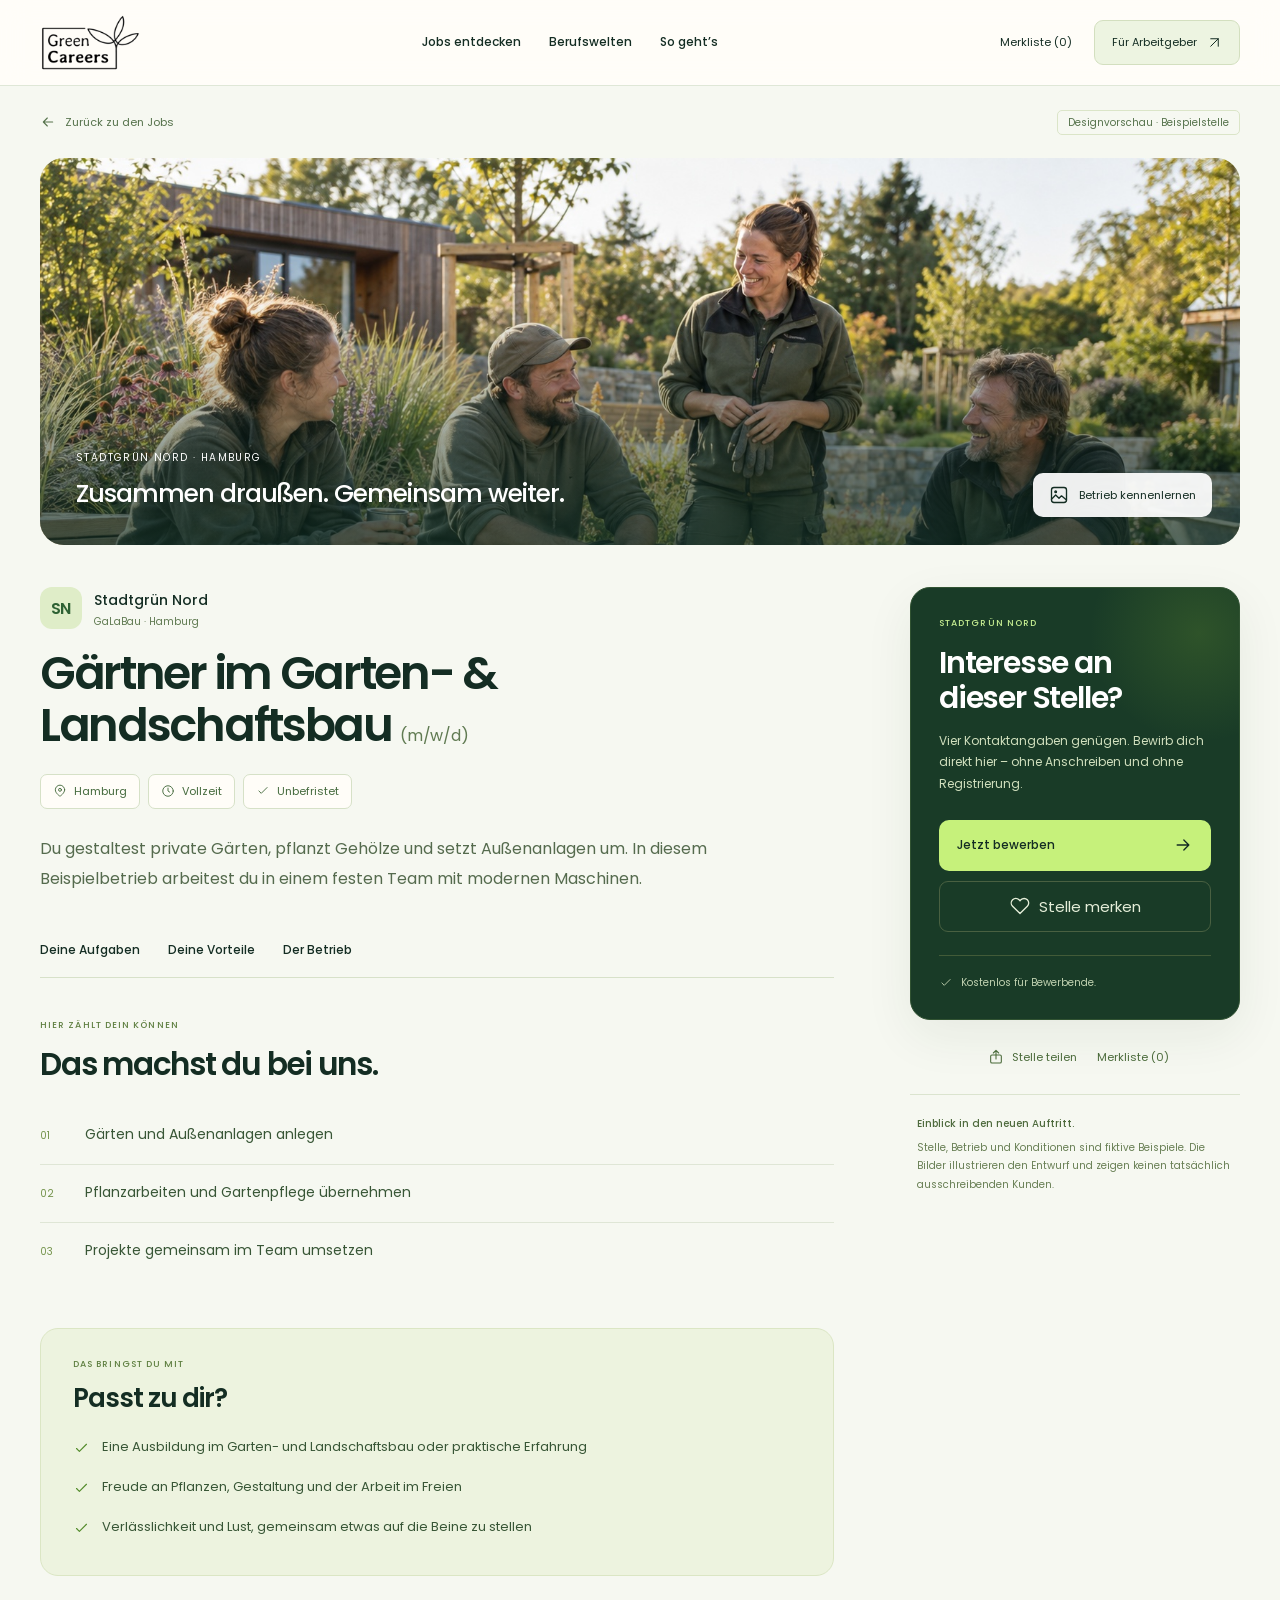
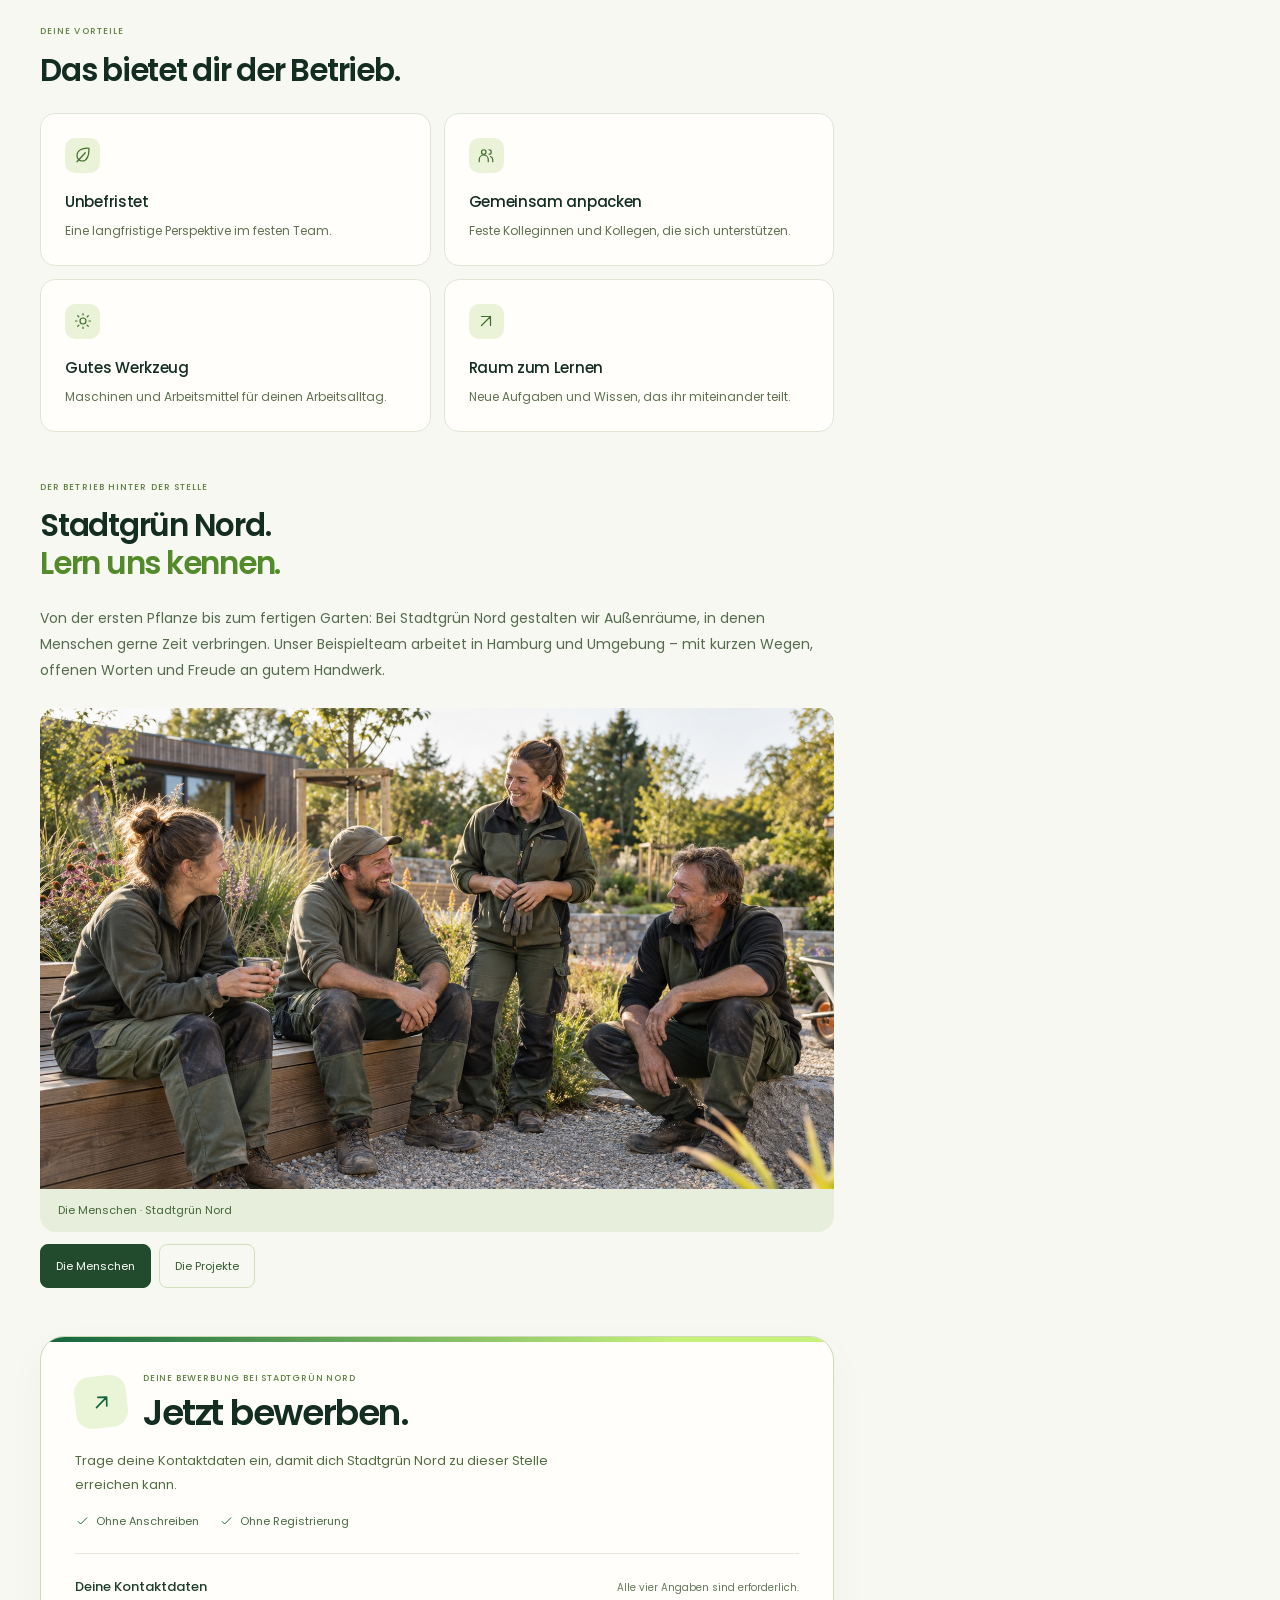
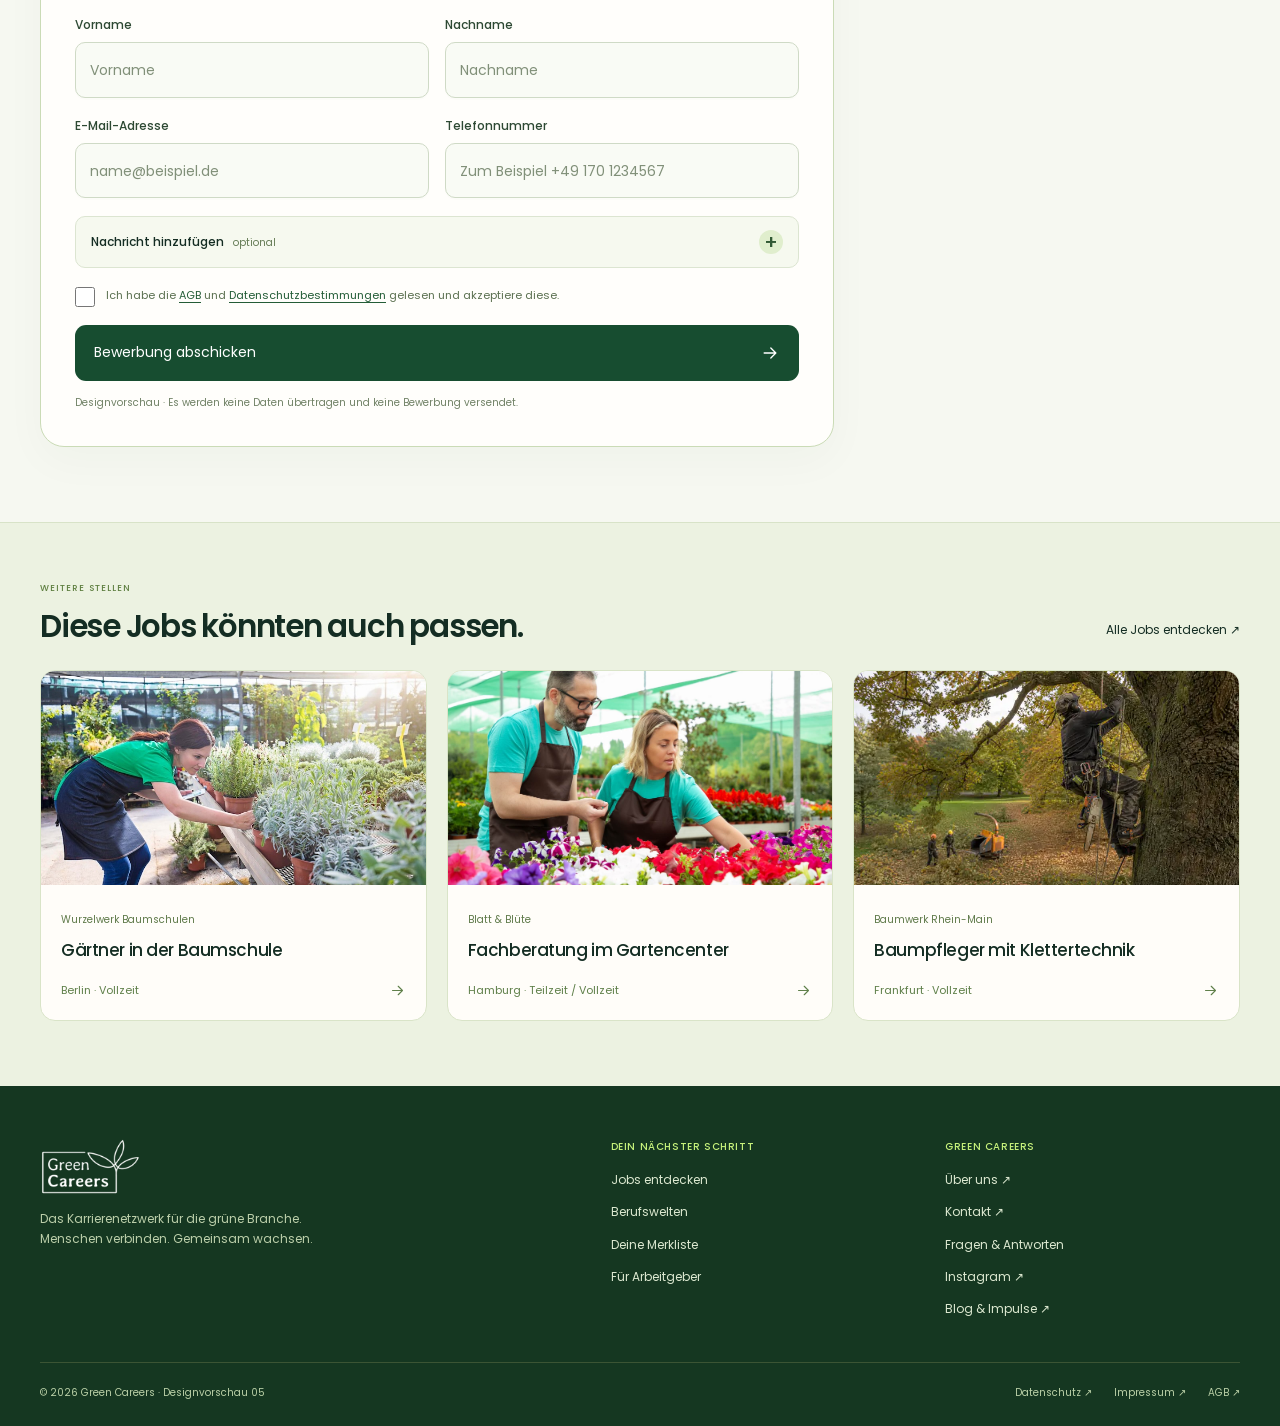
<file: stelle-gaertner-galabau-stadtgruen-nord.html>
<!doctype html>
<html lang="de"><head><meta charset="utf-8"><meta name="viewport" content="width=device-width,initial-scale=1"><meta name="robots" content="noindex,nofollow"><title>Gärtner im Garten- &amp; Landschaftsbau (m/w/d) bei Stadtgrün Nord · Green Careers</title><meta name="description" content="Stadtgrün Nord in Hamburg kennenlernen: Team, Aufgaben und Vorteile. Fiktive Beispielstelle im Green-Careers-Designentwurf."><meta property="og:title" content="Gärtner im Garten- &amp; Landschaftsbau (m/w/d) bei Stadtgrün Nord · Green Careers"><meta property="og:description" content="Zusammen draußen. Gemeinsam weiter. Hamburg · Vollzeit. Designvorschau mit fiktiver Beispielstelle."><meta property="og:image" content="https://frdlnk-gc.github.io/green-careers-designs/assets/team-miteinander-v2.jpg"><meta property="og:url" content="https://frdlnk-gc.github.io/green-careers-designs/stelle-gaertner-galabau-stadtgruen-nord.html"><meta property="og:type" content="website"><link rel="icon" href="assets/logo-dark-sm.png"><link rel="stylesheet" href="style.css?v=24"><link rel="stylesheet" href="extra.css?v=24"><link rel="stylesheet" href="job-pages.css?v=24"><link rel="preload" href="assets/poppins-600.ttf" as="font" type="font/ttf" crossorigin></head>
<body class="job-detail" data-job-id="1"><a class="skip" href="#main">Zum Inhalt</a>
<header class="jd-nav"><a class="jd-brand" href="05-zusammen-wachsen.html?design=e&amp;ansicht=arbeitnehmer" aria-label="Green Careers Startseite"><img src="assets/logo-dark-sm.png" alt="Green Careers" width="100" height="58"></a><nav class="jd-nav-center" aria-label="Hauptnavigation"><a href="05-zusammen-wachsen.html?design=e&amp;ansicht=arbeitnehmer#jobs">Jobs entdecken</a><a href="05-zusammen-wachsen.html?design=e&amp;ansicht=arbeitnehmer#branchen">Berufswelten</a><a href="05-zusammen-wachsen.html?design=e&amp;ansicht=arbeitnehmer#so-gehts">So geht’s</a></nav><div class="jd-nav-right"><a href="05-zusammen-wachsen.html?design=e&amp;ansicht=arbeitnehmer&amp;merkliste=1#jobs">Merkliste (<span data-saved-count>0</span>)</a><a href="05-zusammen-wachsen.html?design=e&amp;ansicht=arbeitgeber">Für Arbeitgeber <svg viewBox="0 0 24 24" fill="none" stroke="currentColor" stroke-width="1.6" stroke-linecap="round" stroke-linejoin="round" aria-hidden="true"><path d="M6 18 18 6M6 6h12v12"/></svg></a></div></header>
<main id="main"><div class="jd-container"><div class="jd-breadcrumb"><a href="05-zusammen-wachsen.html?design=e&amp;ansicht=arbeitnehmer#jobs" data-listing-back><svg viewBox="0 0 24 24" fill="none" stroke="currentColor" stroke-width="1.6" stroke-linecap="round" stroke-linejoin="round" aria-hidden="true"><path d="M19 12H5m6-6-6 6 6 6"/></svg> Zurück zu den Jobs</a><span>Designvorschau · Beispielstelle</span></div>
<figure class="jd-cover"><img src="assets/team-miteinander-v2.jpg" alt="Ein Team aus vier Landschaftsgärtnern im gemeinsamen Arbeitsalltag" width="1280" height="600" fetchpriority="high" style="object-position:center 35%"><figcaption><small>Stadtgrün Nord · Hamburg</small><strong>Zusammen draußen. Gemeinsam weiter.</strong></figcaption><a class="jd-photo-button" href="#betrieb" aria-label="Betrieb und Bilder kennenlernen"><svg viewBox="0 0 24 24" fill="none" stroke="currentColor" stroke-width="1.6" stroke-linecap="round" stroke-linejoin="round" aria-hidden="true"><rect x="3" y="3" width="18" height="18" rx="3"/><circle cx="8" cy="8" r="1"/><path d="m3 17 5-5 4 4 3-3 6 5"/></svg> Betrieb kennenlernen</a></figure>
<div class="jd-layout"><article class="jd-content"><div class="jd-title-row"><div class="jd-monogram" aria-hidden="true">SN</div><div><strong>Stadtgrün Nord</strong><span>GaLaBau · Hamburg</span></div></div>
<h1>Gärtner im Garten- &amp; Landschaftsbau <span class="jd-gender">(m/w/d)</span></h1>
<div class="jd-key-facts"><span><svg viewBox="0 0 24 24" fill="none" stroke="currentColor" stroke-width="1.6" stroke-linecap="round" stroke-linejoin="round" aria-hidden="true"><path d="M20 10c0 6-8 11-8 11S4 16 4 10a8 8 0 1 1 16 0Z"/><circle cx="12" cy="10" r="2.5"/></svg> Hamburg</span><span><svg viewBox="0 0 24 24" fill="none" stroke="currentColor" stroke-width="1.6" stroke-linecap="round" stroke-linejoin="round" aria-hidden="true"><circle cx="12" cy="12" r="9"/><path d="M12 7v5l3 2"/></svg> Vollzeit</span><span><svg viewBox="0 0 24 24" fill="none" stroke="currentColor" stroke-width="1.6" stroke-linecap="round" stroke-linejoin="round" aria-hidden="true"><path d="m5 12 4 4L19 6"/></svg> Unbefristet</span></div>
<p class="jd-intro">Du gestaltest private Gärten, pflanzt Gehölze und setzt Außenanlagen um. In diesem Beispielbetrieb arbeitest du in einem festen Team mit modernen Maschinen.</p><nav class="jd-anchors" aria-label="In dieser Stelle"><a href="#aufgaben">Deine Aufgaben</a><a href="#vorteile">Deine Vorteile</a><a href="#betrieb">Der Betrieb</a></nav>
<section class="jd-block" id="aufgaben"><span class="jd-kicker">Hier zählt dein Können</span><h2>Das machst du bei uns.</h2><ul class="jd-task-list"><li><span>01</span>Gärten und Außenanlagen anlegen</li><li><span>02</span>Pflanzarbeiten und Gartenpflege übernehmen</li><li><span>03</span>Projekte gemeinsam im Team umsetzen</li></ul></section>
<section class="jd-block jd-requirements"><span class="jd-kicker">Das bringst du mit</span><h2>Passt zu dir?</h2><ul class="jd-check-list"><li><svg viewBox="0 0 24 24" fill="none" stroke="currentColor" stroke-width="1.6" stroke-linecap="round" stroke-linejoin="round" aria-hidden="true"><path d="m5 12 4 4L19 6"/></svg><span>Eine Ausbildung im Garten- und Landschaftsbau oder praktische Erfahrung</span></li><li><svg viewBox="0 0 24 24" fill="none" stroke="currentColor" stroke-width="1.6" stroke-linecap="round" stroke-linejoin="round" aria-hidden="true"><path d="m5 12 4 4L19 6"/></svg><span>Freude an Pflanzen, Gestaltung und der Arbeit im Freien</span></li><li><svg viewBox="0 0 24 24" fill="none" stroke="currentColor" stroke-width="1.6" stroke-linecap="round" stroke-linejoin="round" aria-hidden="true"><path d="m5 12 4 4L19 6"/></svg><span>Verlässlichkeit und Lust, gemeinsam etwas auf die Beine zu stellen</span></li></ul></section>
<section class="jd-block" id="vorteile"><span class="jd-kicker">Deine Vorteile</span><h2>Das bietet dir der Betrieb.</h2><div class="jd-benefits"><div class="jd-benefit"><span><svg viewBox="0 0 24 24" fill="none" stroke="currentColor" stroke-width="1.6" stroke-linecap="round" stroke-linejoin="round" aria-hidden="true"><path d="M20 3c-9-1-16 3-16 10a7 7 0 0 0 7 7c7 0 9-9 9-17Z M4 21l11-12"/></svg></span><h3>Unbefristet</h3><p>Eine langfristige Perspektive im festen Team.</p></div><div class="jd-benefit"><span><svg viewBox="0 0 24 24" fill="none" stroke="currentColor" stroke-width="1.6" stroke-linecap="round" stroke-linejoin="round" aria-hidden="true"><circle cx="9" cy="8" r="3"/><path d="M3 21v-3a6 6 0 0 1 12 0v3M16 5a3 3 0 0 1 0 6m2 3a5 5 0 0 1 3 4v3"/></svg></span><h3>Gemeinsam anpacken</h3><p>Feste Kolleginnen und Kollegen, die sich unterstützen.</p></div><div class="jd-benefit"><span><svg viewBox="0 0 24 24" fill="none" stroke="currentColor" stroke-width="1.6" stroke-linecap="round" stroke-linejoin="round" aria-hidden="true"><circle cx="12" cy="12" r="4"/><path d="M12 2v2m0 16v2M2 12h2m16 0h2M5 5l1.5 1.5m11 11L19 19M5 19l1.5-1.5m11-11L19 5"/></svg></span><h3>Gutes Werkzeug</h3><p>Maschinen und Arbeitsmittel für deinen Arbeitsalltag.</p></div><div class="jd-benefit"><span><svg viewBox="0 0 24 24" fill="none" stroke="currentColor" stroke-width="1.6" stroke-linecap="round" stroke-linejoin="round" aria-hidden="true"><path d="M6 18 18 6M6 6h12v12"/></svg></span><h3>Raum zum Lernen</h3><p>Neue Aufgaben und Wissen, das ihr miteinander teilt.</p></div></div></section>
<section class="jd-block" id="betrieb"><span class="jd-kicker">Der Betrieb hinter der Stelle</span><h2>Stadtgrün Nord.<br><em>Lern uns kennen.</em></h2><p class="jd-company-intro">Von der ersten Pflanze bis zum fertigen Garten: Bei Stadtgrün Nord gestalten wir Außenräume, in denen Menschen gerne Zeit verbringen. Unser Beispielteam arbeitet in Hamburg und Umgebung – mit kurzen Wegen, offenen Worten und Freude an gutem Handwerk.</p><div class="jd-gallery"><figure id="gallery-0" ><img src="assets/team-miteinander-v2.jpg" alt="Vier Landschaftsgärtner im Team" loading="lazy" decoding="async" width="960" height="600" style="object-position:center 35%"><figcaption>Die Menschen · Stadtgrün Nord</figcaption></figure><figure id="gallery-1" hidden><img src="assets/titel-galabau-gartenanlage.webp" alt="Landschaftsgärtner gestalten gemeinsam einen Garten" loading="lazy" decoding="async" width="960" height="600" style="object-position:center"><figcaption>Die Projekte · Stadtgrün Nord</figcaption></figure><div class="jd-gallery-tabs" role="group" aria-label="Betriebseinblicke"><button data-gallery="0" aria-controls="gallery-0" aria-pressed="true">Die Menschen</button><button data-gallery="1" aria-controls="gallery-1" aria-pressed="false">Die Projekte</button></div></div></section>
<section class="jd-apply-section" id="bewerben" aria-labelledby="application-title">
<div class="jd-application-heading"><span class="jd-application-icon"><svg viewBox="0 0 24 24" fill="none" stroke="currentColor" stroke-width="1.6" stroke-linecap="round" stroke-linejoin="round" aria-hidden="true"><path d="M5 12h14M13 6l6 6-6 6"/></svg></span><div><span class="jd-kicker">Deine Bewerbung bei Stadtgrün Nord</span><h2 id="application-title">Jetzt bewerben.</h2></div></div>
<p class="jd-application-intro">Trage deine Kontaktdaten ein, damit dich Stadtgrün Nord zu dieser Stelle erreichen kann.</p>
<div class="jd-application-benefits"><span><svg viewBox="0 0 24 24" fill="none" stroke="currentColor" stroke-width="1.6" stroke-linecap="round" stroke-linejoin="round" aria-hidden="true"><path d="m5 12 4 4L19 6"/></svg> Ohne Anschreiben</span><span><svg viewBox="0 0 24 24" fill="none" stroke="currentColor" stroke-width="1.6" stroke-linecap="round" stroke-linejoin="round" aria-hidden="true"><path d="m5 12 4 4L19 6"/></svg> Ohne Registrierung</span></div>
<form class="jd-form" id="job-apply-form" aria-label="Bewerbung bei Stadtgrün Nord">
<p class="jd-form-caption">Deine Kontaktdaten <span>Alle vier Angaben sind erforderlich.</span></p>
<div class="jd-form-fields">
<label for="applicant-first-name">Vorname<input id="applicant-first-name" name="first_name" type="text" placeholder="Vorname" autocomplete="given-name" maxlength="80" aria-describedby="first-name-error" required><span class="jd-field-error" id="first-name-error" hidden></span></label>
<label for="applicant-last-name">Nachname<input id="applicant-last-name" name="last_name" type="text" placeholder="Nachname" autocomplete="family-name" maxlength="80" aria-describedby="last-name-error" required><span class="jd-field-error" id="last-name-error" hidden></span></label>
<label for="applicant-email">E-Mail-Adresse<input id="applicant-email" name="email" type="email" placeholder="name@beispiel.de" autocomplete="email" inputmode="email" autocapitalize="none" spellcheck="false" maxlength="254" aria-describedby="email-error" required><span class="jd-field-error" id="email-error" hidden></span></label>
<label for="applicant-phone">Telefonnummer<input id="applicant-phone" name="phone" type="tel" placeholder="Zum Beispiel +49 170 1234567" autocomplete="tel" inputmode="tel" maxlength="40" aria-describedby="phone-error" required><span class="jd-field-error" id="phone-error" hidden></span></label>
</div>
<details class="jd-message"><summary><span>Nachricht hinzufügen <small>optional</small></span><span class="jd-message-plus" aria-hidden="true">+</span></summary><div><label for="applicant-message">Was möchtest du dem Betrieb noch sagen?<textarea id="applicant-message" name="message" rows="3" maxlength="2000" placeholder="Zum Beispiel, wann du starten könntest."></textarea></label></div></details>
<label class="jd-consent" for="applicant-privacy"><input id="applicant-privacy" name="terms_of_service" type="checkbox" aria-describedby="privacy-error" required><span>Ich habe die <a href="https://www.green-careers.de/agb" target="_blank" rel="noopener">AGB</a> und <a href="https://www.green-careers.de/datenschutz" target="_blank" rel="noopener">Datenschutzbestimmungen</a> gelesen und akzeptiere diese.</span></label><span class="jd-field-error" id="privacy-error" hidden></span>
<p class="jd-form-error-summary" id="application-errors" role="alert" hidden></p>
<button type="submit" class="jd-primary" id="job-apply-submit" disabled>Bewerbung abschicken <svg viewBox="0 0 24 24" fill="none" stroke="currentColor" stroke-width="1.6" stroke-linecap="round" stroke-linejoin="round" aria-hidden="true"><path d="M5 12h14M13 6l6 6-6 6"/></svg></button>
<p class="jd-form-note">Designvorschau · Es werden keine Daten übertragen und keine Bewerbung versendet.</p>
</form>
<div class="jd-application-confirmation" id="application-confirmation" tabindex="-1" hidden><span class="jd-confirmation-icon"><svg viewBox="0 0 24 24" fill="none" stroke="currentColor" stroke-width="1.6" stroke-linecap="round" stroke-linejoin="round" aria-hidden="true"><path d="m5 12 4 4L19 6"/></svg></span><span class="jd-kicker">Vorschau der Bestätigung</span><h3>Danke für deine Bewerbung.</h3><p>In der echten Website geht deine Bewerbung an Green Careers und wird dem Betrieb zugeordnet.</p><p class="jd-confirmation-note">Du hast den Ablauf ausprobiert. In dieser Designvorschau wurde nichts versendet.</p><button class="jd-secondary" type="button" id="application-restart">Formular erneut ansehen <svg viewBox="0 0 24 24" fill="none" stroke="currentColor" stroke-width="1.6" stroke-linecap="round" stroke-linejoin="round" aria-hidden="true"><path d="M19 12H5m6-6-6 6 6 6"/></svg></button></div>
<noscript><p>Aktiviere JavaScript, um den Beispielablauf auszuprobieren.</p></noscript>
</section>
</article><aside class="jd-side" aria-label="Dein nächster Schritt"><div class="jd-apply-card"><span class="jd-kicker">Stadtgrün Nord</span><h2>Interesse an<br>dieser Stelle?</h2><p>Vier Kontaktangaben genügen. Bewirb dich direkt hier – ohne Anschreiben und ohne Registrierung.</p><a class="jd-primary" href="#bewerben">Jetzt bewerben <svg viewBox="0 0 24 24" fill="none" stroke="currentColor" stroke-width="1.6" stroke-linecap="round" stroke-linejoin="round" aria-hidden="true"><path d="M5 12h14M13 6l6 6-6 6"/></svg></a><button class="jd-secondary jd-save" data-save-job aria-pressed="false"><svg viewBox="0 0 24 24" fill="none" stroke="currentColor" stroke-width="1.6" stroke-linecap="round" stroke-linejoin="round" aria-hidden="true"><path d="M20.8 4.6a5.5 5.5 0 0 0-7.8 0L12 5.7l-1.1-1.1a5.5 5.5 0 0 0-7.8 7.8L12 21l8.8-8.6a5.5 5.5 0 0 0 0-7.8Z"/></svg> <span>Stelle merken</span></button><div class="jd-side-foot"><svg viewBox="0 0 24 24" fill="none" stroke="currentColor" stroke-width="1.6" stroke-linecap="round" stroke-linejoin="round" aria-hidden="true"><path d="m5 12 4 4L19 6"/></svg> Kostenlos für Bewerbende.</div></div><div class="jd-side-actions"><button data-share><svg viewBox="0 0 24 24" fill="none" stroke="currentColor" stroke-width="1.6" stroke-linecap="round" stroke-linejoin="round" aria-hidden="true"><rect x="4" y="9" width="16" height="12" rx="2"/><path d="M12 15V2m-4 4 4-4 4 4"/></svg> Stelle teilen</button><a href="05-zusammen-wachsen.html?design=e&amp;ansicht=arbeitnehmer&amp;merkliste=1#jobs" class="jd-side-saved-link">Merkliste (<span data-saved-count>0</span>)</a></div><div class="jd-share-fallback" id="share-fallback" hidden><label>Link zum Kopieren<input id="share-url" readonly aria-label="Link zu dieser Stelle"></label></div><div class="jd-prototype"><strong>Einblick in den neuen Auftritt.</strong>Stelle, Betrieb und Konditionen sind fiktive Beispiele. Die Bilder illustrieren den Entwurf und zeigen keinen tatsächlich ausschreibenden Kunden.</div></aside></div></div>
<section class="jd-related"><div class="jd-container"><div class="jd-related-heading"><div><span class="jd-kicker">Weitere Stellen</span><h2>Diese Jobs könnten auch passen.</h2></div><a href="05-zusammen-wachsen.html?design=e&amp;ansicht=arbeitnehmer#jobs">Alle Jobs entdecken ↗</a></div><div class="jd-related-grid"><a class="jd-related-card" href="stelle-gaertner-baumschule-wurzelwerk.html"><img src="assets/kat-kultivierung.jpg" alt="Mitarbeiterin bei der Pflege von Pflanzen im Kulturbetrieb" loading="lazy" decoding="async" width="640" height="400" style="object-position:center"><div><small>Wurzelwerk Baumschulen</small><h3>Gärtner in der Baumschule</h3><p><span>Berlin · Vollzeit</span><svg viewBox="0 0 24 24" fill="none" stroke="currentColor" stroke-width="1.6" stroke-linecap="round" stroke-linejoin="round" aria-hidden="true"><path d="M5 12h14M13 6l6 6-6 6"/></svg></p></div></a><a class="jd-related-card" href="stelle-fachberatung-gartencenter-blatt-bluete.html"><img src="assets/kat-handel.jpg" alt="Zwei Menschen beraten sich zwischen bunten Pflanzen im Gartencenter" loading="lazy" decoding="async" width="640" height="400" style="object-position:center 40%"><div><small>Blatt &amp; Blüte</small><h3>Fachberatung im Gartencenter</h3><p><span>Hamburg · Teilzeit / Vollzeit</span><svg viewBox="0 0 24 24" fill="none" stroke="currentColor" stroke-width="1.6" stroke-linecap="round" stroke-linejoin="round" aria-hidden="true"><path d="M5 12h14M13 6l6 6-6 6"/></svg></p></div></a><a class="jd-related-card" href="stelle-baumpfleger-baumwerk-rhein-main.html"><img src="assets/titel-baumpflege-klettertechnik.webp" alt="Baumpfleger mit Seilklettertechnik bei der Arbeit in einer Baumkrone" loading="lazy" decoding="async" width="640" height="400" style="object-position:center"><div><small>Baumwerk Rhein-Main</small><h3>Baumpfleger mit Klettertechnik</h3><p><span>Frankfurt · Vollzeit</span><svg viewBox="0 0 24 24" fill="none" stroke="currentColor" stroke-width="1.6" stroke-linecap="round" stroke-linejoin="round" aria-hidden="true"><path d="M5 12h14M13 6l6 6-6 6"/></svg></p></div></a></div></div></section></main>
<footer class="jd-footer"><div class="jd-container"><div class="jd-footer-grid"><div class="jd-footer-brand"><img src="assets/logo-white-sm.png" alt="Green Careers" width="100" height="58"><p>Das Karrierenetzwerk für die grüne Branche.<br>Menschen verbinden. Gemeinsam wachsen.</p></div><nav aria-label="Entdecken"><strong>Dein nächster Schritt</strong><a href="05-zusammen-wachsen.html?design=e&amp;ansicht=arbeitnehmer#jobs">Jobs entdecken</a><a href="05-zusammen-wachsen.html?design=e&amp;ansicht=arbeitnehmer#branchen">Berufswelten</a><a href="05-zusammen-wachsen.html?design=e&amp;ansicht=arbeitnehmer&amp;merkliste=1#jobs">Deine Merkliste</a><a href="05-zusammen-wachsen.html?design=e&amp;ansicht=arbeitgeber">Für Arbeitgeber</a></nav><nav aria-label="Green Careers"><strong>Green Careers</strong><a href="https://www.green-careers.de/ueber-uns" target="_blank" rel="noopener">Über uns ↗</a><a href="https://www.green-careers.de/kontakt" target="_blank" rel="noopener">Kontakt ↗</a><a href="05-zusammen-wachsen.html?design=e&amp;ansicht=arbeitnehmer#fragen">Fragen & Antworten</a><a href="https://www.instagram.com/greencareers.de/" target="_blank" rel="noopener noreferrer">Instagram ↗</a><a href="https://www.green-careers.de/blog" target="_blank" rel="noopener">Blog & Impulse ↗</a></nav></div><div class="jd-footer-bottom"><span>© 2026 Green Careers · Designvorschau 05</span><div><a href="https://www.green-careers.de/datenschutz" target="_blank" rel="noopener">Datenschutz ↗</a><a href="https://www.green-careers.de/impressum" target="_blank" rel="noopener">Impressum ↗</a><a href="https://www.green-careers.de/agb" target="_blank" rel="noopener">AGB ↗</a></div></div></div></footer>
<div class="jd-mobile-dock"><button class="jd-save" data-save-job aria-pressed="false" aria-label="Stelle merken"><svg viewBox="0 0 24 24" fill="none" stroke="currentColor" stroke-width="1.6" stroke-linecap="round" stroke-linejoin="round" aria-hidden="true"><path d="M20.8 4.6a5.5 5.5 0 0 0-7.8 0L12 5.7l-1.1-1.1a5.5 5.5 0 0 0-7.8 7.8L12 21l8.8-8.6a5.5 5.5 0 0 0 0-7.8Z"/></svg></button><a class="jd-primary" href="#bewerben">Jetzt bewerben <svg viewBox="0 0 24 24" fill="none" stroke="currentColor" stroke-width="1.6" stroke-linecap="round" stroke-linejoin="round" aria-hidden="true"><path d="M5 12h14M13 6l6 6-6 6"/></svg></a></div><div class="jd-toast" role="status" aria-live="polite"></div><script src="jobs-data.js?v=24"></script><script src="job-pages.js?v=24"></script></body></html>
</file>
<file: style.css>
@font-face{font-family:Jakarta;src:url('assets/jakarta-var.woff2') format('woff2');font-weight:200 800;font-display:swap}*{box-sizing:border-box}html{scroll-behavior:smooth;scroll-padding-top:130px}body{margin:0;font-family:Jakarta,Arial,sans-serif;color:#142d23;background:#f6f8f4;--green:#126440;--accent:#c6f17b;--ink:#142d23;--muted:#56655b;--line:#dce3da;--paper:#fff}button,input,select{font:inherit}button,a,input,select{ -webkit-tap-highlight-color:transparent}button,a{touch-action:manipulation}button{cursor:pointer}a{color:inherit;text-decoration:none}button{color:inherit}button:focus-visible,a:focus-visible,input:focus-visible,select:focus-visible,summary:focus-visible{outline:3px solid #53ad6b;outline-offset:4px}button{border:0}button:disabled{cursor:default}img{max-width:100%;display:block}p{line-height:1.7}h1,h2,h3,p{margin-top:0}h1,h2,h3{letter-spacing:-.055em}h1{font-size:clamp(46px,5.2vw,78px);line-height:1.06;font-weight:650;margin-bottom:24px}h2{font-size:clamp(32px,3.3vw,48px);line-height:1.15;font-weight:650;margin-bottom:18px}h3{font-size:23px;line-height:1.25;font-weight:650}button,a{transition:background .2s,color .2s,transform .2s}button:hover,.btn:hover{transform:translateY(-2px)}.skip{position:fixed;left:20px;top:-100px;z-index:100;background:white;padding:15px}.skip:focus{top:10px}.studio{background:#14251d;color:#e2ebdf;min-height:52px;display:flex;align-items:center;justify-content:space-between;gap:16px;padding:8px 32px;font-size:11px;position:relative;z-index:30}.studio-name{font-weight:800;letter-spacing:.07em}.studio-name span{font-weight:400;color:#b8c8ba;margin-left:14px;font-size:9px}.variants{display:flex;padding:3px;background:#ffffff0d;border:1px solid #ffffff1c;border-radius:8px;gap:4px}.variants button{background:transparent;color:#cbd4cd;border-radius:5px;padding:8px 17px;font-size:11px}.variants button[aria-pressed=true]{background:#c6f17b;color:#14251d}.concept-trigger{background:none;color:#d9e6d7;font-size:11px;padding:10px}.nav{display:flex;justify-content:space-between;align-items:center;padding:15px 4.8%;border-bottom:1px solid var(--line);gap:25px;background:#f6f8f4ee;backdrop-filter:blur(18px);position:sticky;top:0;z-index:20;min-height:89px}.brand img{width:99px;height:58px;object-fit:contain}.navlinks,.navright{display:flex;align-items:center;gap:26px;font-size:12px;font-weight:600}.navlinks a:hover{color:var(--green)}.navright{gap:17px}.navright button{background:transparent;padding:12px 0}.navright .nav-cta{background:var(--ink);color:white;border-radius:7px;padding:13px 20px}.container{width:90.4%;max-width:1440px;margin:auto}.hero{padding:60px 0 40px}.hero-grid{display:grid;grid-template-columns:1.05fr 1fr;gap:6%;align-items:center}.eyebrow{display:flex;align-items:center;gap:9px;font-size:10px;font-weight:750;letter-spacing:.14em;text-transform:uppercase;margin-bottom:23px}.dot{width:7px;height:7px;background:#3e995c;border-radius:50%;display:inline-block;box-shadow:0 0 0 4px #4d9a5412}.hero h1 em{font-style:normal;color:var(--green)}.hero-copy>p{max-width:475px;font-size:15px;color:var(--muted);margin-bottom:26px}.searchbox{background:white;border:1px solid #d6dfd3;padding:9px;display:flex;gap:4px;box-shadow:0 10px 24px #19382206;border-radius:10px;max-width:650px}.searchbox label{flex:1;min-width:0;font-size:9px;font-weight:700;color:#485b4f;padding:5px 11px}.searchbox label+label{border-left:1px solid var(--line);max-width:145px}.searchbox input{width:100%;font-size:12px;display:block;border:0;background:none;padding:7px 0 3px;outline-offset:0;color:var(--ink)}.searchbox button,.btn{background:var(--green);color:white;font-weight:650;font-size:12px;border-radius:7px;padding:16px 21px;display:inline-flex;align-items:center;justify-content:center;gap:18px;white-space:nowrap}.searchbox button{padding:12px 16px}.searchnote{font-size:10px;color:var(--muted);margin:13px 0 0}.hero-visual{position:relative;min-width:0}.hero-photo{width:100%;height:449px;object-fit:cover;object-position:62% center;border-radius:18px}.photo-caption{position:absolute;bottom:22px;left:23px;color:white;font-size:12px;text-shadow:0 1px 5px #000}.photo-caption small{font-size:9px;display:block;margin-top:5px}.visual-tag{position:absolute;right:-15px;top:25px;transform:rotate(6deg);background:var(--accent);padding:17px 22px;border-radius:9px;font-size:13px;line-height:1.45;font-weight:700;box-shadow:0 10px 20px #17391e15}.float-card{position:absolute;left:-24px;bottom:76px;padding:15px 20px;background:white;border:1px solid #e3e8df;border-radius:10px;box-shadow:0 15px 30px #182e2312;display:flex;align-items:center;gap:13px;font-size:11px;animation:arrive .8s .15s both}.check{border-radius:50%;background:#e7f1e4;width:32px;height:32px;display:grid;place-items:center;color:#126440}.float-card small{display:block;color:#687267;margin-top:6px;font-size:10px}.hero-bottom{display:flex;align-items:center;justify-content:space-between;gap:20px;margin-top:36px;padding-top:26px;border-top:1px solid var(--line);font-size:10px;color:var(--muted)}.people{display:flex;align-items:center;gap:14px}.avatars{display:flex;padding-left:8px}.avatars img{width:31px;height:31px;border-radius:50%;object-fit:cover;border:2px solid #fff;margin-left:-8px}.benefits{display:flex;gap:24px}.benefits span:before{content:'✓';color:var(--green);margin-right:7px}.section{padding:68px 0}.section-top{display:flex;justify-content:space-between;align-items:flex-end;gap:25px;margin-bottom:26px}.section-top h2{margin-bottom:9px}.section-top p{font-size:13px;color:var(--muted);margin:0}.text-link{font-size:12px;font-weight:700;background:none;padding:12px 0}.chips{display:flex;gap:8px;flex-wrap:wrap;margin-bottom:26px}.chip{font-size:11px;background:transparent;border:1px solid #cad5c6;border-radius:30px;padding:12px 18px;white-space:nowrap}.chip[aria-pressed=true]{background:var(--ink);border-color:var(--ink);color:white}.jobs{display:grid;grid-template-columns:repeat(3,1fr);gap:18px}.job{background:white;border:1px solid var(--line);border-radius:13px;overflow:hidden;transition:transform .3s,box-shadow .3s}.job:hover{transform:translateY(-6px);box-shadow:0 15px 35px #16391b0c}.job-image{position:relative}.job-image>img{height:174px;width:100%;object-fit:cover}.job-badge{position:absolute;left:15px;top:15px;font-size:9px;background:#fffffff2;padding:7px 10px;border-radius:5px;font-weight:650}.save{position:absolute;right:13px;top:12px;width:34px;height:34px;border-radius:50%;background:white;font-size:20px}.save[aria-pressed=true]{background:#c6f17b}.job-body{padding:23px}.company{font-size:10px;color:var(--muted);margin-bottom:13px}.job h3{font-size:20px;letter-spacing:-.035em;min-height:50px;margin-bottom:14px}.job-title{padding:0;text-align:left;background:none;font-weight:inherit;font-size:inherit;letter-spacing:inherit;line-height:inherit}.job-details{font-size:11px;color:var(--muted);display:flex;gap:15px;flex-wrap:wrap}.job-footer{display:flex;align-items:center;justify-content:space-between;font-size:10px;border-top:1px solid var(--line);margin-top:21px;padding-top:16px}.job-footer span{background:#f0f5ec;padding:6px 9px;border-radius:4px}.job-footer button{background:none;font-size:18px}.empty{grid-column:1/-1;border:1px dashed #92a28e;padding:32px;border-radius:12px}.worlds{background:#eaf0e5}.world-grid{display:grid;grid-template-columns:1.25fr 1fr 1fr;gap:20px}.world{position:relative;min-height:300px;border-radius:14px;overflow:hidden;color:white;border:0;text-align:left;padding:25px;display:flex;align-items:flex-end;background:#142d23}.world img{position:absolute;inset:0;width:100%;height:100%;object-fit:cover;transition:transform .55s}.world:after{content:'';position:absolute;inset:0;background:linear-gradient(transparent 15%,#092017d9)}.world:hover img{transform:scale(1.05)}.world div{position:relative;z-index:1;width:100%}.world h3{margin:10px 0;font-size:27px}.world small{font-size:10px}.world .arrow{float:right}.steps{display:grid;grid-template-columns:1fr 1fr;gap:10%;align-items:start}.steps>div>p{color:var(--muted);font-size:14px;max-width:400px}.step{border-bottom:1px solid var(--line);padding:22px 0;display:grid;grid-template-columns:45px 1fr;gap:15px}.step:first-child{padding-top:0}.step>span{font-size:13px;color:var(--green);padding-top:4px}.step h3{font-size:20px;margin:0 0 7px}.step p{font-size:12px;color:var(--muted);margin:0}.employer-banner{display:grid;grid-template-columns:1.15fr 1fr;background:#173b2b;border-radius:18px;color:white;overflow:hidden}.employer-banner>div{padding:50px}.employer-banner p{font-size:13px;color:#c7d5c8;max-width:350px}.employer-banner img{height:100%;min-height:350px;width:100%;object-fit:cover}.employer-banner .btn{background:#c6f17b;color:#142d23}.faq{max-width:830px;margin:auto}.faq h2{text-align:center;margin-bottom:30px}details{border-bottom:1px solid var(--line);padding:20px 0}summary{cursor:pointer;font-size:14px;font-weight:600;list-style:none;display:flex;justify-content:space-between;gap:20px}summary:after{content:'+'}details[open] summary:after{content:'−'}details p{font-size:13px;color:var(--muted);padding-top:15px;margin-bottom:0}footer{padding:40px 0;background:#eaf0e5}footer .container{display:flex;justify-content:space-between;align-items:center;gap:30px}footer img{width:85px}footer p{font-size:11px;margin:0;color:var(--muted)}.footer-links{display:flex;gap:20px;font-size:11px}.demo-note{font-size:10px!important;margin-top:12px!important}.reveal{animation:arrive .65s both}@keyframes arrive{from{opacity:0;transform:translateY(18px)}to{opacity:1;transform:translateY(0)}}.in-view{animation:arrive .6s both}dialog{border:1px solid #d6e2cf;border-radius:18px;padding:40px;width:min(580px,90vw);max-height:85vh;color:#142d23;box-shadow:0 30px 100px #0003}dialog::backdrop{background:#071c16b3;backdrop-filter:blur(5px)}.close{position:absolute;right:15px;top:10px;background:none;font-size:28px;padding:8px}.modal-kicker{font-size:10px;letter-spacing:.12em;color:#42664c;margin-bottom:20px}dialog h2{font-size:32px;padding-right:10px}dialog p,dialog li{font-size:13px;line-height:1.8}dialog li{margin-bottom:8px}.modal-actions{display:flex;gap:10px;flex-wrap:wrap}.secondary{background:#eaf0e5;color:#142d23}.field{display:block;margin:16px 0;font-size:12px;font-weight:600}.field input,.field select{display:block;width:100%;padding:14px;border:1px solid #a7b7a3;border-radius:7px;margin-top:8px;background:#fff}.swatches{display:flex;gap:9px;margin:20px 0}.swatches span{width:44px;height:44px;border-radius:50%;border:1px solid #ddd}.progress{height:4px;background:#e4ecdd;margin-bottom:24px}.progress i{display:block;background:#126440;height:4px;transition:width .3s}.choices{display:grid;gap:10px}.choices button{text-align:left;padding:17px;background:#f0f5eb;border-radius:8px;border:1px solid #d7e0cf;font-size:14px}#toast{position:fixed;bottom:24px;left:50%;transform:translate(-50%,20px);opacity:0;background:#142d23;color:white;z-index:99;border-radius:8px;padding:14px 23px;pointer-events:none;font-size:12px;max-width:90vw;transition:.3s}#toast.show{opacity:1;transform:translate(-50%,0)}.b-only{display:none}.network-line{display:none}.employer .hero-photo{object-position:center}.employer .hero-copy .btn{margin:8px 0 14px}.employer .hero-copy .text-link{margin-left:18px}.offer-grid{display:grid;grid-template-columns:repeat(3,1fr);gap:20px}.offer{background:#fff;border:1px solid var(--line);border-radius:13px;padding:30px}.offer strong{font-size:35px;color:var(--green);display:block;margin-bottom:25px}.offer p{font-size:13px;color:var(--muted)}.offer h3{font-size:24px}.offer.featured{background:#e7f1dc}.network-panel{background:#173b2b;color:white;padding:38px;border-radius:14px;position:relative;overflow:hidden}.network-panel p{color:#c5d6c9}.network-nodes{height:170px;position:relative;margin:30px 0}.network-nodes:before{content:'';position:absolute;inset:0;background:repeating-linear-gradient(30deg,transparent 0,transparent 40px,#80b99833 41px,#80b99833 42px,transparent 43px)}.node{position:absolute;background:#c6f17b;color:#142d23;padding:12px 17px;font-size:11px;border-radius:25px;border:6px solid #173b2b}.node:nth-child(1){left:5%;top:0}.node:nth-child(2){left:47%;top:50px}.node:nth-child(3){left:9%;top:114px}.node:nth-child(4){right:0;top:133px}
/* Direction 02: bold, photo-led and network-first. */
body[data-theme=b]{--ink:#132e23;--green:#256342;--accent:#c9f381;--line:#d9dfd1;background:#f2f4ec}.b .nav{background:#112d23ed;color:#f1f5e9;border-color:#365044}.b .navright .nav-cta{background:#c9f381;color:#132e23;border-radius:0}.b .navlinks a:hover{color:#c9f381}.b .hero{background:#112d23;color:#f1f5e9;padding:44px 0 0}.b .hero-grid{grid-template-columns:1.12fr 1fr;gap:3%;align-items:stretch;min-height:475px}.b .hero-copy{padding-top:12px;padding-bottom:40px;position:relative;z-index:2}.b h1{font-size:clamp(52px,6.5vw,94px);font-weight:800;letter-spacing:-.07em;line-height:.98;text-transform:uppercase;margin-bottom:24px}.b .hero h1 em{color:#c9f381}.b .hero .eyebrow{color:#c7d5ca}.b .hero-copy>p{color:#c3d0c6;font-size:13px;max-width:360px}.b .hero-photo{height:100%;position:absolute;inset:0;border-radius:140px 0 0 0;object-position:62% center}.b .hero-visual{margin-right:-5.3vw;overflow:hidden}.b .visual-tag{transform:rotate(-9deg);top:28px;right:35px;border-radius:0;padding:17px;font-size:12px;box-shadow:none}.b .float-card{left:20px;bottom:45px;border-radius:0;border:none;padding:16px;background:#f2f4ec;z-index:3;color:#142d23}.b .photo-caption{display:none}.b .hero-bottom{border-top:1px solid #ffffff24;color:#c3d0c6;margin-top:0;padding:24px 0}.b .benefits span:before{color:#c9f381}.b .searchbox{border-radius:0;background:#f2f4ec;border:0}.b .searchbox button{background:#c9f381;color:#142d23;border-radius:0}.b .searchnote{color:#c3d0c6}.b .hero-copy .btn{background:#c9f381;color:#142d23;border-radius:0}.b .hero-copy .text-link{color:#f2f4ec}.b h2{font-weight:800;letter-spacing:-.055em}.b .a-only{display:none}.b .b-only{display:block}.b .network-line{display:flex;background:#c9f381;overflow:hidden;white-space:nowrap;gap:35px;padding:15px 0;font-size:13px;font-weight:750;justify-content:center}.b .network-line span{display:inline-flex;align-items:center;gap:35px}.b .network-line span:after{content:'✳';font-size:22px}.b .worlds{background:#f2f4ec}.b .world-grid{grid-template-columns:1.4fr 1fr 1fr}.b .world{border-radius:0;min-height:345px}.b .world h3{font-size:29px}.b .world:nth-child(2){margin-top:38px}.b .world:nth-child(3){margin-top:76px}.b .jobs-section{background:#e7ecdF}.b .jobs{grid-template-columns:1fr}.b .job{display:grid;grid-template-columns:210px 1fr;border-radius:0;box-shadow:none;border:0;border-bottom:1px solid #cbd6c3}.b .job-image>img{height:100%;min-height:175px}.b .job-body{display:grid;grid-template-columns:1fr auto;column-gap:25px;padding:25px 30px}.b .company{grid-column:1}.b .job h3{grid-column:1;min-height:0;font-size:24px;margin-bottom:12px}.b .job-details{grid-column:1}.b .job-footer{grid-column:2;grid-row:1/4;border:0;padding:0;margin:0;gap:30px}.b .job-footer button{width:45px;height:45px;border:1px solid #c1d0b7;border-radius:50%}.b .job-footer span{background:#edf3e5}.b .employer-banner{border-radius:0}.b .offer{border-radius:0}.b .offer.featured{background:#c9f381}.b .network-panel{border-radius:0}.b footer{background:#112d23;color:#edf3e5}.b footer p{color:#c3d0c6}.b .chip{border-radius:0}.b .btn{border-radius:0}
@media(min-width:1600px){.b .hero-visual{margin-right:0}.hero h1{max-width:690px}}
@media(max-width:1050px){.navlinks{gap:15px}.navright{gap:10px}.hero-grid{gap:4%}.hero h1{font-size:53px}.searchbox{flex-wrap:wrap}.searchbox label{flex:1}.searchbox button{flex:0 0 100%;padding:12px}.hero-photo{height:460px}.studio-name span{display:none}.b .hero h1{font-size:69px}.benefits{gap:10px}.navlinks .optional{display:none}.world h3{font-size:23px}}
@media(max-width:720px){.studio{padding:8px 12px;justify-content:center;gap:8px;flex-wrap:wrap}.studio-name{font-size:9px}.variants{order:3;width:100%}.variants button{flex:1;min-height:36px}.concept-trigger{margin-left:auto;font-size:10px}.nav{padding:10px 5%;min-height:75px;gap:10px}.brand img{width:78px;height:48px}.navlinks{display:none}.navright{font-size:10px;gap:13px}.navright .nav-cta{padding:13px 12px}.navright button{min-height:44px}.container{width:90%}.hero{padding:34px 0 28px}.hero-grid{grid-template-columns:1fr;gap:30px}.hero h1{font-size:51px;max-width:480px}.hero-copy>p{font-size:14px}.eyebrow{font-size:9px;margin-bottom:19px;letter-spacing:.11em}.searchbox{flex-wrap:nowrap}.searchbox button{flex:0 0 auto;font-size:11px;padding:10px}.searchbox label{padding:5px;min-width:0}.searchbox label+label{max-width:88px}.searchbox input{font-size:11px}.hero-photo{height:310px}.visual-tag{right:-7px;font-size:11px;top:19px}.float-card{left:-7px;bottom:25px;padding:12px;font-size:10px}.photo-caption{display:none}.hero-bottom{margin-top:26px;align-items:flex-start;flex-direction:column;gap:18px}.benefits{font-size:9px;gap:12px;flex-wrap:wrap}.section{padding:44px 0}.section-top{align-items:flex-start;gap:8px}.section-top .text-link{font-size:10px;min-width:68px}.section-top p{font-size:12px}.section-top h2{font-size:32px}.jobs{grid-template-columns:1fr}.job h3{min-height:0}.job-image>img{height:200px}.world-grid,.b .world-grid{grid-template-columns:1fr}.world,.b .world{min-height:250px}.b .world:nth-child(2),.b .world:nth-child(3){margin-top:0}.steps{grid-template-columns:1fr;gap:25px}.employer-banner{grid-template-columns:1fr}.employer-banner>div{padding:30px}.employer-banner img{min-height:240px;max-height:270px}.offer-grid{grid-template-columns:1fr}.offer strong{margin-bottom:13px}.b .hero{padding-top:32px}.b .hero-grid{grid-template-columns:1fr;gap:0}.b .hero h1{font-size:62px}.b .hero-copy{padding-top:0;padding-bottom:30px}.b .hero-visual{margin:0 -5.55%;height:330px}.b .hero-photo{border-radius:65px 0 0 0}.b .hero-bottom{padding:24px 0}.b .network-line{font-size:10px;gap:20px;justify-content:flex-start;padding-left:20px}.b .network-line span{gap:20px}.b .job{grid-template-columns:110px 1fr}.b .job-image>img{min-height:200px}.b .job-badge{display:none}.b .job-body{display:block;padding:18px}.b .job h3{font-size:18px}.b .job-details{font-size:10px}.b .job-footer{margin-top:13px;gap:5px}.b .job-footer button{width:32px;height:32px}.b .job-footer span{font-size:9px}.b .company{font-size:9px}.chips{gap:7px}.chip{font-size:10px;padding:11px 12px;min-height:44px}.employer .hero-copy .text-link{margin-left:0;display:block}footer .container{flex-wrap:wrap;align-items:flex-start}footer p{max-width:220px}dialog{padding:32px 23px}.footer-links{flex-wrap:wrap}.network-panel{padding:25px}.node{font-size:9px;padding:10px}.node:nth-child(2){left:38%}.b .hero-copy>p{max-width:100%}}
@media(prefers-reduced-motion:reduce){*,*:before,*:after{animation:none!important;transition:none!important;scroll-behavior:auto!important}}

.b .visual-tag{color:#142d23}.jobs:has(.job:nth-child(4)){grid-template-columns:repeat(2,1fr)}.b .jobs:has(.job:nth-child(4)){grid-template-columns:1fr}dialog[open]{animation:arrive .22s both}@media(max-width:720px){.jobs:has(.job:nth-child(4)){grid-template-columns:1fr}}

.hero-copy{min-width:0}.eyebrow .dot{flex-shrink:0}@media(max-width:720px){.hero h1{font-size:clamp(39px,13.1vw,51px)}.b .hero h1{font-size:clamp(47px,15.9vw,62px)}.hero-grid,.b .hero-grid{grid-template-columns:minmax(0,1fr)}}@media(max-width:360px){.searchbox{flex-wrap:wrap}.searchbox button{flex:0 0 100%;min-height:42px}.searchbox label+label{max-width:110px}.navright{gap:9px}.navright .nav-cta{padding:12px 9px}.brand img{width:65px}.eyebrow{font-size:8px;letter-spacing:.08em}.section-top{flex-wrap:wrap}}
</file>
<file: extra.css>
@font-face{font-family:Fraunces;src:url('assets/fraunces-var.woff2') format('woff2');font-weight:100 900;font-display:swap}@font-face{font-family:Fraunces;src:url('assets/fraunces-italic.woff2') format('woff2');font-style:italic;font-weight:100 900;font-display:swap}@font-face{font-family:Poppins;src:url('assets/poppins-400.ttf') format('truetype');font-weight:400;font-display:swap}@font-face{font-family:Poppins;src:url('assets/poppins-500.ttf') format('truetype');font-weight:500;font-display:swap}@font-face{font-family:Poppins;src:url('assets/poppins-600.ttf') format('truetype');font-weight:600;font-display:swap}@font-face{font-family:Poppins;src:url('assets/poppins-700.ttf') format('truetype');font-weight:700;font-display:swap}
/* Shared comparison shell: all four options remain directly reachable. */
.studio{padding-inline:24px;gap:12px}.studio-name span{display:none}.variants button{padding-inline:14px}.variants button[aria-pressed=true]{background:#c7e9c9}.studio .variants button{min-height:32px}body:is(.c,.d){font-family:Poppins,Arial,sans-serif}body:is(.c,.d) h1,body:is(.c,.d) h2{font-weight:500}body:is(.c,.d) .job h3,body:is(.c,.d) .offer h3{font-family:Poppins,Arial,sans-serif;letter-spacing:-.035em;font-weight:600}body:is(.c,.d) .navright .nav-cta{font-weight:500}body:is(.c,.d) .eyebrow{line-height:1.65;font-size:10px}body:is(.c,.d) .job-details{line-height:1.6}.ci-link{background:none;font-size:10px;color:inherit;padding:8px 0}.ci-thumbs{display:grid;grid-template-columns:repeat(3,1fr);gap:10px;margin-top:25px}.ci-thumbs img{width:100%;border-radius:5px}.post-preview{max-height:58vh;width:100%;object-fit:contain;background:#f5f1e8}.social-grid{display:grid;grid-template-columns:repeat(3,1fr);gap:24px}.social-card{background:none;text-align:left;padding:0;min-width:0}.social-card img{width:100%;aspect-ratio:4/4.7;object-fit:cover;border-radius:5px;transition:transform .4s}.social-card:hover img{transform:translateY(-5px)}.social-card>span{display:grid;grid-template-columns:1fr auto;gap:8px;margin-top:18px}.social-card small{font-size:10px;grid-column:1;color:var(--muted)}.social-card strong{font-size:19px;font-weight:500;grid-column:1}.social-card b{grid-column:2;grid-row:1/3;align-self:center;font-size:22px;font-weight:400}.social-section .demo-note{margin-top:28px!important;max-width:780px}
/* 03 / Vertraut grün: Instagram's cream / deep green / mint and editorial typography. */
body.c{--ink:#0e1a12;--green:#16783a;--accent:#7ce0a3;--muted:#526154;--line:#d9d5c9;--paper:#fffdf7;background:#f5f1e8;color:var(--ink)}.c .nav{background:#f5f1e8ed;border-bottom-color:#d4d2c4}.c .navright .nav-cta{background:#0e1a12;color:#f5f1e8;border-radius:30px}.c h1,.c h2{font-family:Fraunces,Georgia,serif;letter-spacing:-.035em}.c h2{font-size:clamp(35px,3.6vw,51px);line-height:1.12}.editorial-hero{padding-top:0;position:relative;overflow:hidden}.edition-line{border-bottom:1px solid var(--line);display:flex;align-items:center;justify-content:space-between;padding:13px 0;gap:20px;font-size:8px;letter-spacing:.10em}.edition-line button{letter-spacing:0}.editorial-grid{display:grid;grid-template-columns:1.13fr 1fr;gap:7%;align-items:center;padding:45px 0 25px}.editorial-copy{min-width:0}.pill{display:inline-flex;align-items:center;gap:10px;border:1px solid #869980;border-radius:25px;padding:8px 13px;font-size:10px;margin-bottom:25px}.pill i{display:block;width:7px;height:7px;border-radius:50%;background:#16a34a;flex:none}.c .editorial-copy h1{font-size:clamp(53px,5.8vw,84px);line-height:1.08;margin-bottom:25px;font-weight:450;letter-spacing:-.045em}.editorial-copy h1 em{color:#18883e;font-weight:450}.editorial-copy>p{font-size:14px;line-height:1.85;max-width:455px;margin-bottom:27px;color:var(--muted)}.c .searchbox{padding:8px;border-radius:7px;background:#fffdf7;box-shadow:0 8px 20px #14291a05;border:1px solid #c7cfc0;gap:3px}.c .searchbox label{font-size:8px;padding-inline:8px}.c .searchbox label+label{max-width:110px}.c .searchbox input{font-size:11px}.c .searchbox button{font-size:11px;background:#16783a;border-radius:4px;padding-inline:15px}.c .searchnote{font-size:9px;color:#64705e}.editorial-checks{display:flex;gap:20px;font-size:9px;color:#526154;padding:20px 0 0}.editorial-visual{min-width:0;position:relative}.photo-frame{padding:9px;border:1px solid #a7b39f;position:relative;height:462px;border-radius:140px 140px 6px 6px;overflow:hidden;background:#e7e4d9}.photo-frame>img{width:100%;height:100%;object-fit:cover;border-radius:132px 132px 2px 2px;object-position:48% 43%;filter:saturate(.8)}.photo-shade{position:absolute;inset:9px;border-radius:132px 132px 2px 2px;background:linear-gradient(0deg,#0e1a12c9,transparent 65%)}.photo-note{position:absolute;bottom:35px;left:35px;color:#f5f1e8}.photo-note small{font-size:8px;letter-spacing:.12em}.photo-note>span{font-family:Fraunces,Georgia,serif;font-size:34px;line-height:1.12;display:block;margin-top:13px;font-weight:400}.photo-note em{color:#7ce0a3}.photo-margin{display:flex;justify-content:space-between;gap:15px;margin-top:14px;font-size:7px;letter-spacing:.14em}.editorial-foot{border-top:1px solid var(--line);padding:21px 0;display:flex;justify-content:space-between;align-items:center;gap:25px;margin-top:17px;font-family:Fraunces,Georgia,serif;font-size:18px;color:#40553f}.editorial-secondary{display:block;font-size:11px;margin-top:16px;text-decoration:underline;text-underline-offset:5px}.c .section{padding-block:65px}.c .section-top{margin-bottom:32px}.c .section-top p{font-size:12px}.c .jobs-section{background:#fffdf7}.c .chips{margin-bottom:25px}.c .chip{font-size:10px;border-radius:25px;border-color:#c7cdbf;padding:10px 18px;min-height:40px}.c .chip[aria-pressed=true]{background:#0e1a12;color:#f5f1e8}.c .job{border:1px solid #dddcd0;border-radius:7px;background:#fffdf7;box-shadow:none}.c .job-image>img{height:185px;filter:saturate(.8)}.c .job-badge{border-radius:20px;background:#f5f1e8;left:12px;top:12px;padding:6px 10px;font-size:8px}.c .save{background:#f5f1e8}.c .save[aria-pressed=true]{background:#7ce0a3}.c .job-body{padding:23px}.c .job h3{font-size:18px;line-height:1.4;min-height:52px}.c .company{font-size:9px}.c .job-details{font-size:10px}.c .job-footer span{background:#e8eee1}.c .worlds{background:#0e1a12;color:#f5f1e8}.c .worlds .eyebrow{color:#8bac94}.c .world{border-radius:4px;min-height:330px}.c .world h3{font-family:Fraunces,Georgia,serif;font-weight:400;font-size:30px;letter-spacing:-.04em}.c .world>img{filter:saturate(.75)}.c .world .arrow{color:#7ce0a3}.c .social-section{background:#f5f1e8}.c .step h3{font-family:Poppins,sans-serif;font-size:18px;letter-spacing:-.035em}.c .steps>div>p{font-size:13px}.c .btn{border-radius:30px;font-weight:500;font-size:11px;padding:15px 22px;white-space:normal;text-align:center}.c .employer-banner{background:#0e1a12;border-radius:6px}.c .employer-banner h2{font-size:44px;font-weight:400}.c .employer-banner .btn{background:#7ce0a3;color:#0e1a12}.c .offer{border-radius:5px;background:#fffdf7}.c .offer.featured{background:#e4efdf}.c .offer strong{font-family:Fraunces,Georgia,serif;font-weight:400;font-size:48px}.c .offer h3{font-size:20px}.c .offer p{font-size:12px}.c .network-panel{background:#193124;border-radius:5px}.c .network-panel .node{background:#7ce0a3;border-color:#193124}.c .worlds .steps>div>p{color:#bfd0c0}.c .worlds .btn{background:#7ce0a3;color:#0e1a12}.c .network-panel h3{font-family:Fraunces,Georgia,serif;font-size:29px}.c footer{background:#e9e5da;border-top:1px solid #d4d2c4}.c dialog h2{font-size:35px}.c dialog{background:#fffdf7}.c .empty h3{font-family:Poppins,sans-serif}.c .choices button{font-family:Poppins,sans-serif}
/* 04 / Grün verbunden: a lighter, modular portal with an independent search column. */
body.d{--ink:#203d31;--green:#1f6847;--accent:#b9ddc3;--muted:#5e7165;--line:#dbe5dd;--paper:#fff;background:#f2f6f2;color:var(--ink)}.d .nav{background:#ffffffef;border-bottom:1px solid #e0e8e0;min-height:81px}.d .brand img{width:88px;height:51px}.d .navright .nav-cta{background:#e6f1e7;color:#204a33;border:1px solid #c7ddcc;border-radius:8px}.d h1,.d h2,.d h3{font-family:Poppins,Arial,sans-serif}.portal-hero{padding:34px 0 0}.portal-intro{display:flex;justify-content:space-between;align-items:flex-end;gap:25px;margin-bottom:25px}.portal-intro .eyebrow{font-size:8px;margin-bottom:12px;letter-spacing:.12em}.d .portal-intro h1{font-size:clamp(26px,2.8vw,39px);font-weight:600;letter-spacing:-.05em;line-height:1.25;margin:0}.portal-subtitle{max-width:175px;color:#607569;font-size:10px;line-height:1.7;padding-bottom:5px}.portal-grid{display:grid;grid-template-columns:minmax(0,1.85fr) minmax(0,1fr);gap:20px}.portal-feature{position:relative;min-height:405px;border-radius:15px;overflow:hidden;color:white;background:#203d31}.portal-feature>img{position:absolute;width:100%;height:100%;object-fit:cover;object-position:center 40%}.portal-feature:after{position:absolute;inset:0;content:'';background:linear-gradient(90deg,#10271eee,#143020c4 40%,#142a2110 100%)}.portal-feature-copy{position:relative;z-index:1;padding:40px 35px;max-width:490px}.portal-label{display:inline-flex;border:1px solid #a2c4ab65;color:#d7e4d9;background:#ffffff0b;border-radius:5px;padding:6px 9px;font-size:8px;letter-spacing:.08em;margin-bottom:34px}.d .portal-feature h2{font-size:clamp(36px,3.7vw,52px);line-height:1.12;font-weight:600;letter-spacing:-.05em;margin-bottom:20px}.portal-feature h2 em{font-style:normal;color:#b9ddc3}.portal-feature-copy p{font-size:12px;max-width:280px;line-height:1.8;color:#d3e0d5;margin-bottom:28px}.portal-feature-link{display:inline-flex;align-items:center;gap:28px;font-size:11px;color:#fff;border-bottom:1px solid #94b09b;padding-bottom:9px}.portal-feature-link span{font-size:18px}.feature-caption{position:absolute;z-index:1;bottom:19px;right:20px;font-size:8px;color:#fff;text-shadow:0 1px 4px black}.quickstart{background:white;border:1px solid #dae5d9;border-radius:15px;padding:27px;min-width:0;display:flex;flex-direction:column}.quick-label{display:flex;align-items:center;gap:10px;font-size:8px;letter-spacing:.1em;font-weight:500;margin-bottom:17px}.quick-icon{font-size:23px;background:#ecf3ec;border-radius:9px;display:grid;place-items:center;width:35px;height:35px}.d .quickstart h2{font-size:30px;line-height:1.13;font-weight:600;letter-spacing:-.05em;margin-bottom:12px}.quickstart>p{font-size:10px;line-height:1.65;color:var(--muted);margin-bottom:13px}.d .quickstart .searchbox{display:grid;grid-template-columns:minmax(0,1fr) minmax(0,.85fr);padding:0;background:none;border:0;box-shadow:none;gap:9px}.d .quickstart .searchbox label{padding:9px 10px;border:1px solid #c7d8c9;border-radius:6px;font-size:7px;max-width:none}.d .quickstart .searchbox input{font-size:10px;padding:7px 0 2px;min-width:0}.d .quickstart .searchbox button{grid-column:1/-1;min-height:44px;border-radius:6px;padding:12px;font-size:11px}.d .quickstart .searchnote{font-size:8px;line-height:1.6;margin-top:10px}.quick-bottom{border-top:1px solid #e4ebe2;margin-top:auto;padding-top:14px;font-size:8px;display:flex;gap:8px;padding-bottom:0}.quick-bottom span{color:#297a4c}.quick-secondary{font-size:10px;margin-top:15px;text-decoration:underline;text-underline-offset:4px}.portal-shortcuts{display:grid;grid-template-columns:repeat(4,1fr);gap:12px;margin-top:20px}.portal-shortcuts>button,.portal-shortcuts>a{background:#fff;border:1px solid #d8e4d9;border-radius:10px;display:grid;grid-template-columns:37px 1fr 12px;grid-template-rows:auto auto;align-items:center;column-gap:11px;text-align:left;padding:18px 15px;min-width:0}.portal-shortcuts>button:hover,.portal-shortcuts>a:hover{background:#e5f0e6}.portal-shortcuts>button>span,.portal-shortcuts>a>span{grid-row:1/3;font-size:23px;background:#eff4ed;width:35px;height:39px;border-radius:7px;display:grid;place-items:center;color:#538266}.portal-shortcuts strong{font-size:11px;font-weight:600;grid-column:2;grid-row:1}.portal-shortcuts small{font-size:8px;color:var(--muted);grid-column:2;grid-row:2;padding-top:4px}.portal-shortcuts b{font-size:13px;font-weight:500;grid-column:3;grid-row:1/3}.employer-shortcuts{grid-template-columns:repeat(3,1fr)}.d .section{padding-block:50px}.d .section-top{margin-bottom:21px}.d h2{font-size:33px;font-weight:600;letter-spacing:-.045em}.d .section-top .eyebrow{font-size:8px;margin-bottom:12px}.d .section-top p{font-size:11px}.d .text-link{font-size:10px}.d .jobs-section{padding-bottom:45px}.d .chip{background:#fff;border:1px solid #d3e1d2;border-radius:7px;min-height:40px;font-size:10px;padding:10px 15px}.d .chip[aria-pressed=true]{background:#224934;color:white;border-color:#224934}.d .jobs-section>.container{position:relative}.view-toggle{display:flex;gap:4px;margin:0 0 15px;justify-content:flex-end}.view-toggle button{background:transparent;color:#64796a;border:1px solid transparent;border-radius:5px;padding:8px 12px;font-size:10px;min-height:36px}.view-toggle button[aria-pressed=true]{background:#e2eddf;color:#20452e;border-color:#cadcc7}.d .jobs{gap:12px}.d .job{border-radius:11px;border-color:#dce6da;box-shadow:none}.d .job-body{padding:20px}.d .job h3{font-size:18px;line-height:1.4}.d .company{font-size:9px}.d .job-details{font-size:10px}.d .job-footer span{background:#edf4e9;font-size:9px}.d .job-badge{font-size:8px;border-radius:5px;left:10px;top:10px}.d .jobs.portal-list{grid-template-columns:1fr}.d .portal-list .job{display:grid;grid-template-columns:142px minmax(0,1fr)}.d .portal-list .job-image>img{height:100%;min-height:140px}.d .portal-list .job-badge{display:none}.d .portal-list .job-body{display:grid;grid-template-columns:minmax(0,1fr) auto;column-gap:20px;padding:22px 25px}.d .portal-list .job h3{grid-column:1;margin-bottom:10px;min-height:0;font-size:20px}.d .portal-list .company{grid-column:1;margin-bottom:8px}.d .portal-list .job-details{grid-column:1}.d .portal-list .job-footer{grid-column:2;grid-row:1/4;margin:0;padding:0;border:0;gap:25px}.d .portal-list .job-footer button{background:#edf5e9;border-radius:50%;width:38px;height:38px}.d .portal-list .job:hover{transform:translateX(3px)}.d .save{width:32px;height:32px;right:10px;top:10px;font-size:19px}.d .save[aria-pressed=true]{background:#b9ddc3}.priority-layout{display:grid;grid-template-columns:1fr 1.05fr;gap:9%;align-items:center}.priority-layout>div>p{font-size:12px;color:var(--muted);max-width:395px}.d .priorities{background:#e5eee3;border-block:1px solid #d7e4d3}.priority-card{background:#fff;border:1px solid #d0dfcc;border-radius:15px;padding:27px}.priority-options{display:flex;gap:7px;margin-bottom:25px;flex-wrap:wrap}.priority-options button{font-size:9px;border:1px solid #d7e5d2;border-radius:5px;background:#fff;padding:10px 12px}.priority-options button[aria-pressed=true]{background:#224934;color:white;border-color:#224934}.priority-number{font-size:12px;background:#edf4e8;width:33px;height:33px;border-radius:7px;display:grid;place-items:center;margin-bottom:15px;color:#51805c}.priority-card h3{font-size:22px;font-weight:500;letter-spacing:-.04em}.priority-card p{font-size:12px;color:#5e7165;min-height:64px}.d .worlds{background:#f2f6f2}.d .world-grid{grid-template-columns:repeat(3,1fr);gap:16px}.d .world{border-radius:12px;min-height:275px;padding:23px}.d .world h3{font-size:25px;font-weight:500;letter-spacing:-.045em}.d .world small{font-size:9px}.d .steps>div>p{font-size:12px}.d .step{grid-template-columns:30px 1fr;gap:15px}.d .step h3{font-size:18px;letter-spacing:-.03em}.d .step p{font-size:11px}.d .btn{font-size:11px;font-weight:500;border-radius:7px;white-space:normal;text-align:center}.d .social-section{background:white;border-block:1px solid #dde6d9}.d .social-card img{height:225px;object-position:50% 44%;object-fit:cover;border-radius:10px}.d .social-card strong{font-size:17px}.d .social-card small{font-size:9px}.d .social-card>span{margin-top:14px}.d .employer-banner{background:#244835;border-radius:15px}.d .employer-banner .btn{background:#d5e8cc;color:#224431}.d .employer-banner h2{font-size:37px}.d .offer{border-radius:12px}.d .offer h3{font-size:21px}.d .offer strong{font-size:25px;font-weight:500;margin-bottom:16px}.d .offer p{font-size:12px}.d .offer.featured{background:#dcebd5;border-color:#bacfb1}.d .network-panel{background:#244835;border-radius:12px}.d .node{background:#d5e8cc;border-color:#244835}.d .network-panel h3{font-size:25px;font-weight:500}.d footer{background:#e6eee2}.d dialog{border-radius:13px}.d dialog h2{font-size:29px;font-weight:600;letter-spacing:-.04em}.d .choices button{font-size:12px}.d .offer .text-link{font-size:11px}.employer.c .photo-frame>img{object-position:center 60%}.employer.d .portal-feature>img{object-position:center 60%}.employer.d .quickstart{justify-content:flex-start}.employer.d .quickstart>.btn{margin:10px 0}.employer.d .quick-bottom{margin-top:24px}
@media(min-width:1500px){.editorial-grid{gap:9%}.photo-frame{height:530px}.portal-feature{min-height:470px}.portal-feature-copy{padding:50px}.quickstart{padding:35px}.d .quickstart h2{font-size:37px}.d .quickstart>p{font-size:12px}.d .quickstart .searchbox{margin-top:15px}}
@media(max-width:1050px){.studio{flex-wrap:wrap}.studio-name{font-size:9px}.concept-trigger{font-size:10px}.variants button{font-size:10px;padding:8px 10px}.editorial-grid{gap:4%}.c .editorial-copy h1{font-size:60px}.c .searchbox{flex-wrap:wrap}.c .searchbox button{flex-basis:100%}.photo-frame{height:465px}.edition-line{font-size:7px}.editorial-checks{gap:12px;font-size:8px;flex-wrap:wrap}.portal-grid{grid-template-columns:minmax(0,1.4fr) minmax(0,1fr)}.portal-feature-copy{padding:33px 25px}.d .portal-feature h2{font-size:38px}.portal-feature{min-height:420px}.quickstart{padding:23px}.portal-shortcuts{gap:9px}.portal-shortcuts>button,.portal-shortcuts>a{grid-template-columns:28px 1fr;column-gap:8px;padding:15px 10px}.portal-shortcuts strong{font-size:10px}.portal-shortcuts small{font-size:7px}.portal-shortcuts b{display:none}.portal-shortcuts>button>span,.portal-shortcuts>a>span{width:27px;height:33px;font-size:20px}.portal-subtitle{display:none}.d .portal-list .job-footer{gap:12px}.social-grid{gap:18px}}
@media(max-width:720px){.studio{padding:8px 12px;gap:5px;justify-content:space-between}.variants{display:grid;grid-template-columns:1fr 1fr;gap:4px;width:100%;order:3}.variants button{font-size:10px;min-height:34px!important;padding:8px 6px}.studio .concept-trigger{margin-left:auto}.c .nav,.d .nav{min-height:74px}.c .navright .nav-cta,.d .navright .nav-cta{font-size:9px;padding:11px 12px}.c .navright,.d .navright{font-size:9px;gap:10px}.c .brand img,.d .brand img{width:77px;height:45px}.edition-line{padding:12px 0;font-size:6px;gap:10px;letter-spacing:.05em}.edition-line .ci-link{font-size:7px;max-width:140px;text-align:right;line-height:1.5}.editorial-grid{grid-template-columns:minmax(0,1fr);gap:25px;padding:29px 0 23px}.pill{font-size:9px;padding:8px 12px;margin-bottom:22px}.c .editorial-copy h1{font-size:clamp(47px,13.5vw,66px);margin-bottom:22px;letter-spacing:-.045em;line-height:1.04}.editorial-copy>p{font-size:12px;line-height:1.85;margin-bottom:22px}.c .searchbox{flex-wrap:nowrap}.c .searchbox label{font-size:7px;min-width:0}.c .searchbox input{font-size:10px}.c .searchbox label+label{max-width:85px}.c .searchbox button{flex-basis:auto;font-size:9px;padding:10px 11px;gap:8px}.editorial-checks{font-size:8px;gap:15px;padding-top:15px}.photo-frame{height:390px;border-radius:100px 100px 5px 5px;padding:7px}.photo-frame>img,.photo-shade{border-radius:94px 94px 2px 2px}.photo-shade{inset:7px}.photo-note{left:27px;bottom:30px}.photo-note>span{font-size:31px}.photo-margin{font-size:6px}.editorial-foot{flex-wrap:wrap;justify-content:center;gap:10px 20px;font-size:14px;padding:18px 0;margin-top:5px}.c .section,.d .section{padding-block:40px}.c h2{font-size:34px}.c .section-top{margin-bottom:24px;flex-wrap:wrap}.c .section-top p{font-size:11px}.c .job h3{min-height:0}.c .job-image>img{height:210px}.c .job-details{font-size:11px}.c .job-badge{font-size:9px}.c .job-footer span{font-size:10px}.c .company{font-size:10px}.c .chip{min-height:42px;padding:10px 14px}.c .world{min-height:300px}.c .employer-banner h2{font-size:35px}.social-grid{grid-template-columns:minmax(0,1fr);gap:30px}.social-card img{aspect-ratio:4/4.5;max-height:440px;object-fit:contain;background:#e8e4d8}.social-card strong{font-size:19px}.c .social-card small{font-size:10px}.c .world h3{font-size:29px}.c .offer h3{font-size:21px}.c .steps>div>p{font-size:12px}.c .step h3{font-size:17px}.c .btn{min-height:44px}.c dialog h2{font-size:30px}.portal-hero{padding-top:26px}.portal-intro{margin-bottom:20px}.d .portal-intro h1{font-size:30px;line-height:1.2;max-width:350px}.portal-intro .eyebrow{font-size:7px;letter-spacing:.1em}.portal-grid{grid-template-columns:minmax(0,1fr);gap:13px}.portal-feature{min-height:310px;border-radius:12px}.portal-feature-copy{padding:28px 24px}.portal-label{font-size:7px;margin-bottom:26px}.d .portal-feature h2{font-size:36px;max-width:300px}.portal-feature-copy p{font-size:10px;max-width:215px;margin-bottom:22px}.portal-feature-link{font-size:10px}.feature-caption{font-size:7px}.quickstart{padding:23px;display:grid;grid-template-columns:minmax(0,1fr) minmax(0,1fr);gap:0 13px;border-radius:12px}.quick-label{grid-column:1/-1;margin-bottom:15px;font-size:8px}.d .quickstart h2{font-size:26px;margin-bottom:18px}.quickstart>p{font-size:10px;margin-top:0;align-self:center}.d .quickstart .searchbox{grid-column:1/-1;grid-template-columns:1fr 1fr}.d .quickstart .searchbox label{font-size:8px;padding:11px}.d .quickstart .searchbox input{font-size:11px}.d .quickstart .searchbox button{font-size:11px}.d .quickstart .searchnote{grid-column:1/-1;margin:10px 0 15px;font-size:8px}.quick-bottom{grid-column:1/-1;padding-top:12px;font-size:8px;margin-top:0}.portal-shortcuts{grid-template-columns:1fr 1fr;gap:9px;margin-top:13px}.portal-shortcuts>button,.portal-shortcuts>a{padding:14px 11px;grid-template-columns:30px minmax(0,1fr)}.portal-shortcuts strong{font-size:10px}.portal-shortcuts small{font-size:8px}.portal-shortcuts>button>span,.portal-shortcuts>a>span{width:27px;height:32px}.d h2{font-size:29px}.d .section-top h2{font-size:29px}.d .section-top{flex-wrap:wrap}.d .chip{font-size:9px;padding:10px 12px;min-height:42px}.d .portal-list .job{grid-template-columns:90px minmax(0,1fr)}.d .portal-list .job-body{display:block;padding:16px}.d .portal-list .job h3{font-size:16px;line-height:1.35;margin-bottom:8px}.d .portal-list .job-details{font-size:9px;gap:8px}.d .portal-list .job-footer{margin-top:14px;gap:8px}.d .portal-list .company{font-size:8px}.d .portal-list .job-footer span{font-size:8px;padding:6px}.d .portal-list .job-footer button{width:30px;height:30px;flex:none}.d .portal-list .job-image>img{min-height:185px}.d .job .save{width:33px;height:33px;right:9px;top:9px}.priority-layout{grid-template-columns:minmax(0,1fr);gap:22px}.priority-card{padding:22px}.priority-options{gap:6px}.priority-options button{font-size:8px;padding:10px}.priority-card h3{font-size:21px}.priority-card p{min-height:90px}.d .world-grid{grid-template-columns:minmax(0,1fr)}.d .world{min-height:260px}.d .world h3{font-size:26px}.d .social-card img{width:100%;height:360px;object-fit:contain;background:#eff2eb}.d .social-card strong{font-size:18px}.d .employer-banner h2{font-size:32px}.d .offer-grid{grid-template-columns:minmax(0,1fr)}.employer.d .quickstart>.btn,.employer.d .quickstart .quick-secondary{grid-column:1/-1}.employer.d .quick-bottom{margin-top:20px}.employer-shortcuts{grid-template-columns:1fr}.employer-shortcuts>a,.employer-shortcuts>button{grid-template-columns:35px 1fr 18px}.employer-shortcuts b{display:block}.ci-thumbs{gap:6px}.c .ci-thumbs img{border-radius:3px}}
@media(max-width:360px){.c .brand img,.d .brand img{width:61px}.c .navright .nav-cta,.d .navright .nav-cta{font-size:8px;padding:10px}.c .navright,.d .navright{font-size:8px;gap:8px}.c .searchbox{flex-wrap:wrap}.c .searchbox button{flex-basis:100%;font-size:11px}.c .searchbox label{font-size:8px}.c .searchbox input{font-size:11px}.c .editorial-copy h1{font-size:45px}.c .editorial-checks{font-size:7px;gap:10px}.d .portal-intro h1{font-size:27px}.d .portal-feature h2{font-size:30px}.quickstart{padding:18px}.portal-shortcuts>button,.portal-shortcuts>a{grid-template-columns:25px minmax(0,1fr);column-gap:7px}.portal-shortcuts strong{font-size:9px}.portal-shortcuts small{font-size:7px}.d .portal-list .job{grid-template-columns:74px minmax(0,1fr)}.d .portal-list .job-body{padding:12px}.d .portal-list .job h3{font-size:15px}.priority-card{padding:17px}.priority-options button{padding:9px 8px;font-size:7px}.edition-line{flex-wrap:wrap}.edition-line .ci-link{max-width:none;text-align:left}}
@media(prefers-reduced-motion:reduce){.social-card img{transition:none}.c .job:hover,.d .portal-list .job:hover{transform:none}}
</file>
<file: fusion.css>
/* 05 · Zusammen wachsen. Local Poppins, original brand assets. */
#mobile-compare{display:none}.variants button{padding-inline:11px}
body.e{--ink:#173b2b;--green:#126440;--accent:#c6f17b;--muted:#5b7065;--line:#dce3da;--paper:#fff;background:#f6f8f4;font-family:Poppins,Arial,sans-serif;color:var(--ink);-webkit-font-smoothing:antialiased}.e svg{width:21px;height:21px;flex:none;vertical-align:middle}.e h1,.e h2,.e h3{font-family:Poppins,Arial,sans-serif;letter-spacing:-.055em;font-weight:600}.e h2{font-size:clamp(32px,3.3vw,49px);line-height:1.13}.e h3{letter-spacing:-.035em}.e .container{max-width:1320px;width:calc(100% - 96px)}.e .section{padding:78px 0}.e .eyebrow{font-size:10px;letter-spacing:.14em;font-weight:600;margin-bottom:17px}.e .btn{min-height:54px;border-radius:11px;padding:15px 22px;font-size:13px;font-weight:600;gap:25px;white-space:normal}.e .btn svg{transition:transform .25s}.e .btn:hover svg{transform:translateX(4px)}.e .btn:active{transform:scale(.98)}.e .btn.secondary{background:#dfede2;color:var(--ink);border:1px solid #c9dece}.e .text-link{font-weight:500;font-size:13px;min-height:44px}.e .nav{padding:13px max(48px,calc((100vw - 1320px)/2));min-height:86px;background:#ffffffed;border-bottom:1px solid #dbe7dd;gap:20px}.e .brand img{width:91px;height:54px}.e .navright .nav-cta{display:flex;align-items:center;gap:12px;background:#e7f1e9;color:#244f3d;border:1px solid #cbddcf;border-radius:10px;font-size:11px;font-weight:500;padding:13px 16px}.e .navlinks{gap:28px;font-weight:500}.e .navlinks a{padding-block:12px}.e .navright{font-size:11px;gap:23px}.e .nav-cta svg{width:15px;height:15px}.e .fusion-hero{padding:25px 0 0}.fusion-intro{display:flex;align-items:center;justify-content:space-between;gap:20px;font-size:9px;letter-spacing:.1em;font-weight:500;margin-bottom:21px}.fusion-intro>span:first-child{display:flex;align-items:center;gap:9px}.fusion-intro i{height:6px;width:6px;display:inline-block;background:#3c9462;border-radius:50%;box-shadow:0 0 0 4px #3c946214}.fusion-intro>span:last-child{letter-spacing:0;font-size:11px;color:var(--muted)}.fusion-hero-grid{display:grid;grid-template-columns:minmax(0,1.95fr) minmax(310px,1fr);gap:20px;align-items:stretch}.fusion-stage{position:relative;border-radius:22px;isolation:isolate;min-height:552px;background:#173b2b;color:white}.fusion-photo,.fusion-tint{position:absolute;inset:0;width:100%;height:100%;border-radius:22px}.fusion-photo{object-fit:cover;object-position:69% center;animation:photo-in 1.15s both}.fusion-tint{background:linear-gradient(90deg,#142d1df2 0%,#1b3b22ce 32%,#1b321c40 68%,#1c311b15),linear-gradient(0deg,#183b23a6,transparent 55%)}.fusion-sticker{position:absolute;z-index:3;right:-10px;top:27px;display:flex;align-items:flex-start;gap:16px;background:#c6f17b;color:#173e31;border:1px solid #d3f1dd;border-radius:10px;box-shadow:0 10px 24px #071f2420;padding:19px 22px;font-size:12px;font-weight:600;line-height:1.5;transform:rotate(6deg);animation:sticker-in .7s .3s both}.fusion-sticker>svg{width:26px;height:26px}.fusion-headline{position:relative;z-index:2;padding:53px 43px 140px;pointer-events:none}.fusion-headline a{pointer-events:auto}.fusion-overline{font-size:9px;font-weight:500;letter-spacing:.1em;color:#d4e9dc;display:block;margin-bottom:29px}.e .fusion-headline h1{font-size:clamp(48px,4.75vw,70px);line-height:1.04;font-weight:600;letter-spacing:-.06em;margin-bottom:22px;max-width:620px;animation:arrive .7s .08s both}.fusion-headline h1 em{font-style:normal;color:#c6f17b}.fusion-headline>p{font-size:13px;line-height:1.8;color:#dce9df;max-width:295px;margin-bottom:24px;animation:arrive .7s .15s both}.fusion-image-link{display:inline-flex;align-items:center;gap:22px;font-size:11px;border-bottom:1px solid #a5c9b175;padding:10px 0;min-height:44px}.fusion-image-link svg{width:18px}.fusion-proof{position:absolute;z-index:3;left:43px;bottom:28px;display:flex;gap:13px;align-items:center;background:#fffffff5;color:#234736;border:1px solid #dce9df;padding:15px 18px;border-radius:13px;box-shadow:0 12px 28px #092b2322;animation:arrive .7s .3s both}.proof-check{background:#e5f2e6;border-radius:50%;width:37px;height:37px;display:grid;place-items:center}.proof-check svg{width:18px}.fusion-proof strong{font-size:11px;font-weight:600;display:block}.fusion-proof small{font-size:9px;color:#637467;display:block;margin-top:3px}.fusion-photo-credit{position:absolute;bottom:30px;right:25px;font-size:7px;letter-spacing:.11em;color:#e4ece5}.fusion-search{padding:29px 28px;background:#fff;border:1px solid #dce3da;border-radius:22px;display:flex;flex-direction:column;position:relative;z-index:4;min-width:0;box-shadow:0 6px 14px #12312603;scroll-margin-top:110px}.fusion-search-top{display:flex;gap:11px;align-items:center;font-size:8px;letter-spacing:.1em;font-weight:500;margin-bottom:21px}.icon-tile{display:grid;place-items:center;width:38px;height:38px;border-radius:12px;background:#edf4ed}.icon-tile svg{width:20px}.fusion-search-top>i{height:6px;width:6px;background:#4a9a6d;border-radius:50%;margin-left:auto}.e .fusion-search h2{font-size:36px;line-height:1.1;letter-spacing:-.045em;margin-bottom:13px}.fusion-search>p{font-size:12px;color:var(--muted);line-height:1.8;margin-bottom:25px;max-width:280px}.fusion-form{display:grid;gap:11px}.fusion-field{display:block;padding:11px 13px;border:1px solid #cbdcd0;border-radius:10px;background:#fbfdfb;font-size:10px;min-width:0;transition:border-color .2s,box-shadow .2s}.fusion-field:focus-within{border-color:#388c61;box-shadow:0 0 0 3px #388c6114;background:white}.fusion-field>span{display:flex;align-items:center;gap:7px;color:#63796c;font-size:10px}.fusion-field svg{width:13px;height:13px}.fusion-field input{display:block;width:100%;min-width:0;font-size:14px;font-weight:500;border:0;outline:none;padding:6px 0 0;line-height:1.5;color:var(--ink);background:none}.fusion-field input::placeholder{color:#556d5d;opacity:1;font-weight:400}.fusion-form .btn{width:100%;justify-content:space-between;margin-top:3px;padding-inline:18px}.fusion-search-help{font-size:9px;color:#5b7463;text-align:center;margin:13px 0 23px;display:flex;align-items:center;justify-content:center;gap:9px}.fusion-search-help svg{width:14px;height:14px}.fusion-search-footer{padding-top:22px;margin-top:auto;border-top:1px solid var(--line);display:flex;flex-direction:column;gap:10px}.fusion-search-footer>span{display:flex;align-items:center;gap:8px;font-size:9px;color:#536c5d}.fusion-search-footer svg{width:14px;height:14px;color:#29754d}.fusion-footer-note{display:flex;align-items:center;gap:13px;margin-top:17px;font-size:10px;color:#6c7f70;line-height:1.8}.fusion-footer-note svg{width:31px;height:31px;stroke-width:1.3}.fusion-footer-note strong{font-weight:500;color:var(--ink)}.fusion-shortcuts{display:flex;gap:12px;align-items:center;padding:21px 0;border-bottom:1px solid var(--line)}.fusion-shortcuts>span{font-size:10px;color:var(--muted);margin-right:12px}.fusion-shortcuts>button,.fusion-shortcuts>a{display:flex;gap:23px;align-items:center;font-size:11px;font-weight:500;border:1px solid #d7e5db;border-radius:8px;padding:11px 14px;min-height:44px;background:#eaf2eb}.fusion-shortcuts svg{width:14px;height:14px}.e .fusion-shortcuts button:hover,.e .fusion-shortcuts a:hover{background:#dcece0;border-color:#b4d2bf}.e .section-top p{font-size:12px}.e .green-period{color:#3a9566}.fusion-filterbar{display:flex;justify-content:space-between;gap:20px;margin-bottom:22px;align-items:center}.e .fusion-filterbar .chips{margin:0;gap:7px}.e .chip{border-radius:8px;font-size:11px;min-height:44px;padding:12px 16px;border-color:#d2dfd5;background:transparent}.e .chip[aria-pressed=true]{background:#214f3f;color:white;border-color:#214f3f}.fusion-views{display:flex;gap:4px;padding:3px;border:1px solid #d5e2d8;border-radius:9px}.fusion-views button{display:grid;place-items:center;width:40px;height:38px;background:none;border-radius:6px;color:#718578}.fusion-views button[aria-pressed=true]{background:#deebe0;color:#214f3f}.fusion-views svg{width:17px;height:17px}.e .jobs,.e .jobs:has(.job:nth-child(4)){grid-template-columns:repeat(2,minmax(0,1fr));gap:17px}.e .fusion-job{padding:25px 26px 0;border:1px solid #d6e3db;border-radius:16px;background:#fff;transition:border-color .25s,box-shadow .25s,transform .25s;position:relative;overflow:visible}.e .fusion-job:hover{border-color:#a6c8b2;box-shadow:0 12px 24px #123b2209;transform:translateY(-3px)}.fusion-job-top{display:flex;align-items:center;gap:14px;margin-bottom:20px}.fusion-job-top>img{width:56px;height:56px;border-radius:10px;object-fit:cover}.fusion-job-top>div{min-width:0}.fusion-job-category{font-size:9px;color:#478060;display:block;margin-bottom:5px}.e .fusion-job .company{font-size:11px;display:block;margin:0;color:#5e7264}.e .fusion-job .save{position:static;margin-left:auto;flex:none;width:44px;height:44px;background:#f3f7f2;border:1px solid #e4ece5;color:#45614f;border-radius:50%;display:grid;place-items:center}.e .fusion-job .save[aria-pressed=true]{background:#d6eddd;color:#236243;border-color:#a5cdb3}.e .save[aria-pressed=true] svg{fill:#236243}.e .fusion-job h3{min-height:0;margin-bottom:16px;font-size:22px;line-height:1.35}.e .job-title{font-weight:600;min-height:44px;display:flex;align-items:center}.e .fusion-job .job-details{font-size:11px;gap:20px;margin-bottom:23px}.fusion-job .job-details>span{display:flex;gap:6px;align-items:center}.fusion-job .job-details svg{width:15px;height:15px;color:#73907e}.e .fusion-job .job-footer{margin:0 -26px;padding:13px 20px 13px 26px;background:#f8fbf7;border-top:1px solid #e2ece3;border-radius:0 0 16px 16px;gap:12px;min-height:63px}.e .fusion-job .job-footer>span{display:flex;align-items:center;gap:8px;background:none;padding:0;font-size:10px}.fusion-job .job-footer svg{height:17px;width:17px}.e .fusion-job .job-footer button{display:grid;place-items:center;width:44px;height:39px;min-height:44px;background:#e4efe4;border-radius:8px}.e .jobs.fusion-list{grid-template-columns:1fr}.e .fusion-list .fusion-job{display:grid;grid-template-columns:240px 1fr 260px;gap:0 20px;align-items:center;padding:20px 24px}.e .fusion-list .fusion-job-top{grid-column:1;grid-row:1/3;margin:0}.e .fusion-list .fusion-job .save{position:absolute;right:22px;top:18px}.e .fusion-list .fusion-job h3{grid-column:2;margin:0;font-size:19px}.e .fusion-list .job-details{grid-column:2;margin:4px 0 0}.e .fusion-list .job-footer{grid-column:3;grid-row:1/3;margin:30px 0 0;padding:0;border:0;background:none}.e .fusion-worlds{background:#eaf0e5;padding-bottom:74px}.world-hint{display:flex;align-items:center;gap:20px;font-size:11px;color:#627a68}.world-hint svg{width:20px}.fusion-world-grid{display:grid;grid-template-columns:repeat(4,minmax(0,1fr));gap:16px}.fusion-world{min-width:0;position:relative;height:356px;border-radius:15px;overflow:hidden;background:#173b2b;color:white;text-align:left;padding:0}.fusion-world:after{content:'';position:absolute;inset:0;background:linear-gradient(0deg,#102e27f2,transparent 90%)}.fusion-world>img{width:100%;height:100%;object-fit:cover;transition:transform .7s}.fusion-world:hover>img{transform:scale(1.06)}.world-index{position:absolute;top:17px;left:17px;border:1px solid #ffffff55;border-radius:50%;width:31px;height:31px;display:grid;place-items:center;font-size:9px;background:#102e2733;z-index:1}.world-copy{position:absolute;bottom:25px;left:24px;right:24px;z-index:1}.world-copy>small{font-size:9px;color:#d0e6d6}.world-copy strong{font-size:25px;letter-spacing:-.035em;line-height:1.15;display:block;margin:13px 0 24px;font-weight:500}.world-copy>span{font-size:10px;display:flex;align-items:center;justify-content:space-between;border-top:1px solid #d1ecd74d;padding-top:15px}.world-copy svg{width:17px}.e .fusion-match{background:#173b2b;color:#fff}.fusion-match-grid{display:grid;grid-template-columns:1fr 1fr;gap:14%;align-items:center}.fusion-match .eyebrow{color:#a9d3b7}.fusion-match h2{color:#fff}.match-intro>p{color:#bdd1c2;font-size:13px;max-width:380px}.match-topics{display:flex;gap:8px;margin-top:30px;flex-wrap:wrap}.match-topics button{background:#ffffff08;color:#c6ddce;border:1px solid #71967f66;border-radius:8px;padding:12px 15px;min-height:44px;font-size:10px}.match-topics button[aria-pressed=true]{background:#c6f17b;color:#142d23;border-color:#c6f17b}.match-answer{background:#f0f6ed;color:#193e30;padding:36px;border-radius:18px;position:relative}.match-mark{display:grid;place-items:center;width:43px;height:43px;background:#d8eada;border-radius:50%;margin-bottom:24px}.match-mark svg{width:21px}.match-eyebrow{font-size:8px;letter-spacing:.09em;color:#58725e;display:block;margin-bottom:15px}.e .match-answer h3{font-size:31px;line-height:1.12;margin-bottom:18px}.match-answer p{font-size:12px;line-height:1.8;color:#5b735f;min-height:65px}.match-answer button{display:flex;align-items:center;justify-content:space-between;width:100%;background:none;border-top:1px solid #c7d9c9;padding:17px 0 0;margin-top:23px;min-height:44px;text-align:left;font-size:10px;font-weight:500;gap:12px}.match-answer button svg{width:16px}.fusion-step-grid{display:grid;grid-template-columns:repeat(3,1fr);gap:35px;margin-top:44px}.e .fusion-step-grid .step{display:block;border:0;padding:0}.fusion-step-grid .step>span{display:grid;place-items:center;width:42px;height:42px;border-radius:13px;background:#e0ece1;font-size:13px;margin-bottom:23px}.fusion-step-grid .step h3{font-size:20px}.fusion-step-grid .step p{font-size:12px;line-height:1.8;max-width:300px}.e .fusion-cta-wrap{padding-top:0}.fusion-cta{display:grid;grid-template-columns:1.1fr 1fr;border:1px solid #c9ddce;border-radius:22px;background:#e4efe3;overflow:hidden}.fusion-cta>div:first-child{padding:47px}.fusion-cta h2{font-size:40px}.fusion-cta h2 em{font-style:normal;color:#39805b}.fusion-cta p{font-size:12px;color:#597061;max-width:330px;margin-bottom:25px}.cta-photo{position:relative;min-height:350px}.cta-photo:after{position:absolute;content:'';inset:0;background:linear-gradient(0deg,#163f33b3,transparent 60%)}.cta-photo img{width:100%;height:100%;object-fit:cover;position:absolute}.cta-photo>span{position:absolute;bottom:25px;left:28px;right:28px;color:white;z-index:1;display:flex;justify-content:space-between;font-size:11px;align-items:center}.e .faq{max-width:900px}.e .faq h2{font-size:36px}.e summary{font-size:14px;padding:6px 0;min-height:44px;align-items:center}.e details p{font-size:13px}.e footer{background:#edf2df;padding:40px 0}.e .footer-links{align-items:center;font-size:11px}.e footer a{min-height:44px;display:flex;align-items:center}.e .demo-note{font-size:10px!important;color:#61756a}.fusion-dock{display:none}.e dialog{font-family:Poppins,sans-serif;border-radius:20px;color:var(--ink);padding:38px;max-height:88dvh}.e dialog h2{font-size:32px;line-height:1.18}.e dialog p,.e dialog li{font-size:13px}.e .close{min-width:44px;min-height:44px;z-index:1;background:#fffffff5;border-radius:50%;position:sticky;top:-26px;float:right;margin:-24px -20px 0 10px;line-height:1;font-size:25px}.e .choices button{min-height:52px;font-size:13px}.e .choices button[aria-current=true]{background:#d7ecde;border-color:#9dc6ad}.e .field input,.e .field select{font-size:16px;min-height:52px}.e .empty{background:#fff}.e .empty h3{font-size:24px}.e .empty p{font-size:13px}.e .employer-quick{margin:0 0 15px}.e.employer .fusion-search-help{margin-top:19px}.e.employer .fusion-headline h1{font-size:clamp(47px,4.15vw,63px)}.e.employer .fusion-headline{padding-top:80px}.e.employer .fusion-overline{max-width:250px}.e.employer .fusion-headline>p{max-width:260px}.e.employer .fusion-proof{left:34px}.e.employer .fusion-shortcuts{justify-content:space-between;gap:14px}.e.employer .fusion-shortcuts>a,.e.employer .fusion-shortcuts>button{flex:1;justify-content:space-between;padding:15px 20px;background:#fff}.e .offer{border-radius:16px;padding:30px}.e .offer h3{font-size:25px}.e .offer p{font-size:13px}.e .offer strong{font-size:24px;font-weight:500;margin-bottom:20px}.e .offer.featured{background:#deecda;border-color:#c0d7b9}.e .worlds{background:#e4eee2}.e .network-panel{background:#204a39;border-radius:18px}.e .node{background:#c6f17b;border-color:#204a39}.e .employer-banner{background:#214d3b;border-radius:20px}.e .employer-banner h2{font-size:39px}.e .employer-banner .btn{background:#c6f17b;color:#173b2b}.e.employer .steps>div>p{font-size:13px}
@keyframes sticker-in{from{opacity:0;transform:translateY(10px) rotate(0)}to{opacity:1;transform:translateY(0) rotate(6deg)}}@keyframes photo-in{from{opacity:.4}to{opacity:1}}
@media(min-width:1550px){.e .fusion-headline{padding-top:73px}.e .fusion-headline h1{font-size:73px}.e.employer .fusion-headline h1{font-size:64px}.fusion-stage{min-height:650px}.fusion-search{padding:34px}.e .fusion-search h2{font-size:42px}.fusion-search-top{margin-bottom:30px}.fusion-search>p{font-size:13px;margin-bottom:28px}.fusion-search-help{font-size:10px}.fusion-field input{font-size:16px}.fusion-search-footer>span{font-size:10px}.fusion-sticker{font-size:13px;right:-13px;top:32px}.fusion-headline>p{font-size:14px}}
@media(max-width:1100px){.e .container{width:calc(100% - 48px)}.e .nav{padding-inline:24px}.e .navlinks{gap:18px}.fusion-hero-grid{grid-template-columns:minmax(0,1.6fr) minmax(280px,1fr);gap:16px}.fusion-headline{padding-left:30px;padding-top:61px}.e .fusion-headline h1{font-size:53px}.e.employer .fusion-headline h1{font-size:48px}.fusion-sticker{padding:13px 16px;gap:9px;font-size:10px;top:20px}.fusion-sticker>svg{width:19px}.fusion-overline{font-size:8px}.fusion-search{padding:25px 22px}.fusion-proof{left:25px;padding:13px}.fusion-photo-credit{display:none}.fusion-world-grid{gap:12px}.fusion-world{height:310px}.world-copy{left:18px;right:18px}.world-copy strong{font-size:23px}.fusion-shortcuts{gap:8px}.fusion-shortcuts>span{margin-right:5px}.fusion-shortcuts>button{font-size:10px;gap:15px}.fusion-match-grid{gap:8%}.e .fusion-list .fusion-job{grid-template-columns:180px 1fr 150px}.e .fusion-list .job-footer>span{font-size:9px}.e .fusion-list .fusion-job-top>img{width:42px;height:42px}.e .fusion-list .fusion-job-top{gap:9px}}
@media(max-width:820px) and (min-width:721px){.e .navlinks{display:none}.e .fusion-headline h1{font-size:43px}.e.employer .fusion-headline h1{font-size:40px}.fusion-headline{padding-inline:24px}.fusion-hero-grid{grid-template-columns:minmax(0,1.3fr) minmax(280px,1fr)}.fusion-sticker{right:14px;top:17px}.fusion-overline{margin-top:42px;max-width:150px}.fusion-stage{min-height:590px}.fusion-shortcuts{flex-wrap:wrap}.fusion-shortcuts>span{width:100%}.fusion-world-grid{grid-template-columns:repeat(2,1fr)}.fusion-world{height:330px}.fusion-photo-credit{display:none}}
@media(max-width:720px){
body.e{padding-bottom:calc(70px + env(safe-area-inset-bottom));background:#f6f8f4}.e .container{width:calc(100% - 32px)}.e .studio{padding:0 16px;min-height:35px;display:block}.e .studio>.studio-name,.e .studio>.variants,.e .studio>.concept-trigger{display:none}.e #mobile-compare{display:flex;justify-content:space-between;align-items:center;width:100%;min-height:35px;padding:0;background:none;color:#d5e7d9;font-size:9px;font-weight:500}.e #mobile-compare span{font-size:9px;font-weight:400;color:#b3cebb}.e .nav{min-height:69px;padding:8px 18px;gap:12px}.e .brand img{width:76px;height:45px}.e .navright{gap:0}.e .navright #saved-link{display:none}.e .navright .nav-cta{font-size:10px;padding:10px 12px;border-radius:9px;gap:8px;min-height:42px}.e .nav-cta svg{width:13px;height:13px}.e .fusion-hero{padding-top:15px}.fusion-intro{margin-bottom:14px;font-size:7px;letter-spacing:.065em}.fusion-intro>span:last-child{display:none}.fusion-intro i{height:5px;width:5px;box-shadow:none}.fusion-hero-grid{grid-template-columns:minmax(0,1fr);gap:0}.fusion-stage{min-height:365px;border-radius:17px}.fusion-photo,.fusion-tint{border-radius:17px}.fusion-photo{object-position:68% center}.fusion-tint{background:linear-gradient(90deg,#15391feb,#18351fab 38%,#20381912 86%),linear-gradient(0deg,#173b21b8,transparent 65%)}.fusion-headline{padding:42px 22px 103px}.fusion-overline{font-size:7px;letter-spacing:.08em;margin-bottom:20px;max-width:150px;line-height:1.6}.e .fusion-headline h1{font-size:43px;line-height:1.03;letter-spacing:-.055em;max-width:290px;margin-bottom:17px}.fusion-headline>p{font-size:10px;line-height:1.7;max-width:205px;margin:0}.fusion-image-link{display:none}.fusion-sticker{font-size:8px;padding:10px 12px;gap:7px;right:10px;top:15px;border-radius:7px;line-height:1.45;transform:rotate(6deg)}.fusion-sticker>svg{width:16px;height:16px}.fusion-proof{bottom:32px;left:auto;right:16px;gap:9px;border-radius:10px;padding:11px 13px;box-shadow:0 8px 23px #092b2326}.proof-check{width:29px;height:29px}.proof-check svg{width:15px;height:15px}.fusion-proof strong{font-size:9px}.fusion-proof small{font-size:8px;margin-top:2px}.fusion-search{margin:-13px 7px 0;padding:20px 18px 16px;border-radius:16px;display:block;box-shadow:0 8px 23px #1f4f3310;scroll-margin-top:85px}.fusion-search-top{font-size:8px;margin-bottom:10px;gap:8px;position:absolute;top:20px;right:18px}.fusion-search-top>span:not(.icon-tile),.fusion-search-top>i{display:none}.icon-tile{width:32px;height:32px;border-radius:10px}.icon-tile svg{width:16px;height:16px}.e .fusion-search h2{font-size:23px;line-height:1.2;letter-spacing:-.04em;margin-bottom:6px;padding-right:35px}.fusion-search h2 br{display:none}.fusion-search>p{font-size:10px;margin-bottom:16px;max-width:none}.fusion-form{grid-template-columns:minmax(0,1.3fr) minmax(0,1fr);gap:9px}.fusion-field{padding:9px 10px;border-radius:9px;background:#f8fbf7}.fusion-field>span{font-size:8px;gap:5px}.fusion-field svg{width:11px;height:11px}.fusion-field input{font-size:16px;font-weight:400;padding-top:7px;letter-spacing:-.035em;line-height:1.4}.fusion-field input::placeholder{font-size:12px;letter-spacing:-.02em}.fusion-form .btn{grid-column:1/-1;font-size:13px;min-height:50px;border-radius:9px;margin-top:0;justify-content:space-between;padding:12px 17px}.fusion-search-help{font-size:9px;line-height:1.6;margin:10px 0 0}.fusion-search-footer{display:none}.fusion-shortcuts{padding:17px 0 23px;flex-wrap:wrap;gap:8px}.fusion-shortcuts>span{display:none}.fusion-shortcuts>button{flex:1 1 calc(50% - 8px);font-size:10px;justify-content:space-between;padding:10px 13px;min-height:44px;background:#e9f2e9}.fusion-shortcuts svg{width:14px;height:14px}.e .section{padding:44px 0}.e h2{font-size:31px;line-height:1.12;letter-spacing:-.045em}.e .eyebrow{font-size:8px;letter-spacing:.12em;margin-bottom:13px}.e .section-top{display:flex;flex-wrap:wrap;align-items:flex-start;gap:9px;margin-bottom:23px}.e .section-top h2{font-size:31px}.e .section-top p{font-size:10px;line-height:1.7;margin-top:12px}.e .section-top .text-link{font-size:11px;padding:5px 0;min-height:36px}.fusion-filterbar{display:block;margin-bottom:19px}.e .fusion-filterbar .chips{display:flex;flex-wrap:nowrap;overflow-x:auto;max-width:100%;gap:7px;padding:3px 0 8px;scrollbar-width:thin;scrollbar-color:#c3d9c9 transparent}.e .chip{min-height:44px;font-size:10px;padding:11px 14px;flex:none}.fusion-views{display:none}.e .jobs,.e .jobs:has(.job:nth-child(4)),.e .jobs.fusion-list{display:grid;grid-template-columns:minmax(0,1fr);gap:13px}.e .fusion-job,.e .fusion-list .fusion-job{display:block;padding:19px 19px 0;border-radius:14px;transform:none}.fusion-job-top,.e .fusion-list .fusion-job-top{gap:11px;margin-bottom:14px;display:flex}.fusion-job-top>img,.e .fusion-list .fusion-job-top>img{width:46px;height:46px;border-radius:9px}.fusion-job-category{font-size:9px;margin-bottom:3px}.e .fusion-job .company{font-size:10px}.e .fusion-job .save,.e .fusion-list .fusion-job .save{position:static;width:44px;height:44px;background:#f4f8f3}.e .save svg{width:19px;height:19px}.e .fusion-job h3,.e .fusion-list .fusion-job h3{font-size:19px;line-height:1.35;margin-bottom:12px}.e .job-title{min-height:0;padding-block:4px}.e .fusion-job .job-details,.e .fusion-list .fusion-job .job-details{font-size:10px;gap:14px;margin-bottom:17px}.fusion-job .job-details svg{width:14px;height:14px}.e .fusion-job .job-footer,.e .fusion-list .fusion-job .job-footer{margin:0 -19px;padding:9px 13px 9px 19px;background:#f8fbf7;border-top:1px solid #e2ece3;border-radius:0 0 14px 14px;display:flex;min-height:59px}.e .fusion-job .job-footer>span{font-size:9px}.e .fusion-job .job-footer button{width:44px;height:40px;min-height:44px}.e .demo-note{font-size:9px!important;line-height:1.7;margin-top:16px!important}.e .fusion-worlds{overflow:hidden;padding-bottom:43px}.fusion-worlds .section-top{gap:3px}.world-hint{font-size:10px;gap:13px;margin-bottom:1px}.fusion-world-grid{display:flex;overflow-x:auto;scroll-snap-type:x mandatory;gap:12px;padding:0 16px 12px;margin:0 -16px;scroll-padding-left:16px;scrollbar-width:thin;scrollbar-color:#a5c1ab transparent}.fusion-world{flex:0 0 78%;height:325px;scroll-snap-align:start;border-radius:14px}.world-copy{left:23px;right:23px;bottom:24px}.world-copy strong{font-size:29px;margin-top:13px}.world-copy>small{font-size:10px}.world-copy>span{font-size:11px}.world-index{width:32px;height:32px}.fusion-match-grid{grid-template-columns:minmax(0,1fr);gap:25px}.match-intro>p{font-size:12px;line-height:1.85;margin-bottom:0}.match-topics{margin-top:21px;gap:7px}.match-topics button{font-size:10px;padding:11px 12px}.match-answer{padding:25px;border-radius:16px}.match-mark{width:39px;height:39px;margin-bottom:20px}.match-eyebrow{font-size:7px;letter-spacing:.08em}.e .match-answer h3{font-size:30px}.match-answer p{font-size:12px;min-height:83px;margin-bottom:5px}.match-answer button{font-size:10px;line-height:1.6;margin-top:17px;min-height:52px}.e .fusion-steps .section-top{gap:12px}.e .fusion-steps .section-top .btn{font-size:11px;min-height:48px;padding:12px 16px}.fusion-step-grid{display:block;margin-top:30px}.e .fusion-step-grid .step{display:grid;grid-template-columns:39px 1fr;gap:16px;padding:0 0 27px;position:relative}.fusion-step-grid .step:before{position:absolute;content:'';width:1px;background:#c7dacb;top:43px;bottom:6px;left:18px}.fusion-step-grid .step:last-child:before{display:none}.fusion-step-grid .step>span{width:37px;height:37px;font-size:11px;margin:0;border-radius:11px}.fusion-step-grid .step h3{font-size:17px;margin-bottom:8px}.fusion-step-grid .step p{font-size:11px;line-height:1.8}.e .fusion-cta-wrap{padding-top:0}.fusion-cta{display:flex;flex-direction:column;border-radius:17px}.fusion-cta>div:first-child{padding:29px 25px}.fusion-cta h2{font-size:31px;line-height:1.15}.fusion-cta p{font-size:12px;line-height:1.8}.fusion-cta .btn{font-size:12px;min-height:49px}.cta-photo{min-height:230px}.cta-photo>span{font-size:10px;left:25px;right:25px;bottom:20px}.e .faq h2{font-size:29px;text-align:left;margin-bottom:16px}.e summary{font-size:12px;line-height:1.6;padding:0;min-height:44px}.e details{padding:12px 0}.e details p{font-size:12px}.e footer{padding:32px 0}.e footer .container{gap:22px}.e footer p{font-size:10px}.e .footer-links{font-size:10px;gap:23px}.e footer img{width:77px}.fusion-dock{display:flex;position:fixed;bottom:0;left:0;right:0;padding:8px max(12px,env(safe-area-inset-left)) calc(7px + env(safe-area-inset-bottom));justify-content:space-around;background:#ffffffef;border-top:1px solid #d9e6dd;backdrop-filter:blur(16px);z-index:25;box-shadow:0 -5px 25px #204f3507}.fusion-dock button{display:flex;flex-direction:column;align-items:center;justify-content:center;gap:5px;background:transparent;color:#688071;min-height:49px;width:31%;font-size:9px;border-radius:10px;position:relative}.fusion-dock button.active{background:#eaf4e9;color:#204f3a}.fusion-dock button svg{width:20px;height:20px}.fusion-dock b:empty{display:none}.fusion-dock b{font-size:8px;background:#245c43;color:white;border-radius:6px;padding:1px 4px;font-weight:500;margin-left:3px}.e:has(input:focus) .fusion-dock,.e:has(select:focus) .fusion-dock{display:none}.e:has(dialog[open]) .fusion-dock{visibility:hidden}.e #toast{bottom:calc(84px + env(safe-area-inset-bottom));font-size:11px;min-width:220px;text-align:center}.e dialog{width:calc(100% - 20px);max-height:88dvh;border-radius:20px;padding:29px 23px}.e dialog h2{font-size:28px}.e dialog h3{font-size:21px}.e dialog p,.e dialog li{font-size:12px}.e .close{top:-20px;margin:-19px -15px 0 10px}.e .field input,.e .field select{font-size:16px}.e .modal-kicker{font-size:8px;margin-top:6px}.e .offer-grid{gap:13px}.e .offer{padding:25px;border-radius:14px}.e .offer h3{font-size:23px}.e .offer strong{font-size:22px;margin-bottom:15px}.e .offer p{font-size:12px}.e .offer .text-link{font-size:11px}.e .employer-banner h2{font-size:31px}.e .employer-banner>div{padding:29px}.e .network-panel h3{font-size:25px}.e .network-panel{padding:25px}.e .network-panel .eyebrow{font-size:7px}.e.employer .fusion-headline{padding:68px 22px 122px}.e.employer .fusion-headline h1{font-size:38px;max-width:310px;margin-bottom:14px}.e.employer .fusion-overline{margin-bottom:20px;max-width:none;font-size:6px}.e.employer .fusion-headline>p{max-width:200px;font-size:10px}.e.employer .fusion-stage{min-height:400px}.e.employer .fusion-proof{left:auto;right:16px;bottom:34px}.e.employer .fusion-photo{object-position:68% center}.e.employer .fusion-search h2 br{display:none}.e.employer .fusion-search>p{font-size:11px;max-width:275px;margin-bottom:16px}.e.employer .fusion-search .btn{width:100%;justify-content:space-between;min-height:50px;font-size:12px}.e .employer-quick{font-size:9px;margin-bottom:10px;padding:10px 13px}.e .employer-quick input::placeholder{font-size:13px}.e.employer .fusion-search-help{font-size:9px;margin:12px 0 1px;min-height:30px}.e.employer .fusion-shortcuts{display:grid;grid-template-columns:1fr;gap:7px}.e.employer .fusion-shortcuts>a,.e.employer .fusion-shortcuts>button{font-size:10px;padding:12px 15px;min-height:44px}.e .empty h3{font-size:22px}.e .empty{padding:24px}.e .empty .btn{font-size:11px}}
@media(max-width:360px){.e .container{width:calc(100% - 24px)}.e .nav{padding-inline:14px}.e .fusion-hero{padding-top:13px}.fusion-intro{font-size:6px}.fusion-headline{padding:45px 19px 103px}.e .fusion-headline h1{font-size:37px;max-width:250px}.fusion-stage{min-height:349px}.fusion-overline{font-size:6px}.fusion-proof{right:12px;padding:10px;gap:7px}.fusion-proof strong{font-size:8px}.fusion-proof small{font-size:7px}.fusion-sticker{font-size:7px;gap:6px;padding:9px 10px}.fusion-sticker>svg{width:13px;height:13px}.fusion-search{padding:18px 14px 15px;margin-inline:5px}.e .fusion-search h2{font-size:21px}.fusion-field{padding-inline:8px}.fusion-form{gap:7px;grid-template-columns:minmax(0,1.2fr) minmax(0,1fr)}.fusion-field input::placeholder{font-size:11px}.fusion-search-help{font-size:8px}.e .section-top h2{font-size:28px}.e .fusion-job{padding:17px 16px 0}.e .fusion-job h3{font-size:18px}.e .fusion-job .job-footer{margin-inline:-16px;padding-left:16px}.e .fusion-job .company{font-size:9px}.fusion-job-top{gap:9px}.match-topics{gap:6px}.match-topics button{font-size:9px;padding-inline:10px}.e.employer .fusion-headline h1{font-size:33px}.e.employer .fusion-stage{min-height:387px}.e .fusion-list .fusion-job .job-footer{margin-inline:-24px}.e .choices button{font-size:12px}}
@media(prefers-reduced-motion:reduce){.e *,.e *:before,.e *:after{animation:none!important;transition:none!important;scroll-behavior:auto!important}.e .fusion-sticker{transform:rotate(6deg)}.e .job:hover{transform:none}}

.mobile-headline{display:none}@media(max-width:720px){.e.worker .fusion-photo{object-position:30% center}.desktop-headline{display:none}.mobile-headline{display:block}.e.worker .fusion-headline h1{font-size:37px;max-width:280px}.e.worker .fusion-headline>p{font-size:11px;max-width:206px}.e.worker .fusion-headline{padding-bottom:110px}}@media(max-width:360px){.e.worker .fusion-headline h1{font-size:34px}.e.worker .fusion-photo{object-position:0 center}.e.worker .fusion-headline>p{max-width:181px;font-size:10px}}

html:has(body.e){scroll-padding-top:102px}@media(max-width:720px){html:has(body.e){scroll-padding-top:82px}.e .fusion-search{scroll-margin-top:8px}.e .navright .nav-cta{min-height:44px}.e .job-title{min-height:44px}.e .fusion-job .company{font-size:11px}.e .fusion-job .job-details{font-size:11px}.e .fusion-job .job-footer>span{font-size:10px}.e .section-top p{font-size:11px}}

@media(max-width:720px){.e.employer .fusion-stage{height:365px;min-height:365px;background:#173b2b;overflow:hidden}.e.employer .fusion-photo{top:auto;height:71%;object-position:center 35%;border-top-left-radius:0;border-top-right-radius:0}.e.employer .fusion-tint{background:linear-gradient(180deg,#173b2b 7%,#173b2be6 27%,#173b2b25 62%,#173b2b55)}.e.employer .fusion-headline{padding:40px 22px 0}.e.employer .fusion-overline{margin-bottom:18px;font-size:6px;max-width:145px;line-height:1.6}.e.employer .fusion-headline h1{font-size:37px;line-height:1.07}.e.employer .fusion-headline>p{display:none}.e.employer .fusion-search>p{max-width:260px;font-size:10px}.e.employer .fusion-search h2{font-size:21px}.e.employer .fusion-proof{bottom:29px}.e.employer .fusion-search-help{margin-top:7px;min-height:26px}}@media(max-width:360px){.e.employer .fusion-headline h1{font-size:33px}.e.employer .fusion-search h2{font-size:19px}}
@media(max-width:720px){.e.employer .fusion-photo{-webkit-mask-image:linear-gradient(to bottom,transparent,#000 33%);mask-image:linear-gradient(to bottom,transparent,#000 33%)}}
.mobile-preview-link{display:none}.e .mobile-preview-link{display:inline-flex;align-items:center;font-size:10px;gap:5px;padding:10px;color:#d5e7d9;white-space:nowrap}@media(max-width:1050px){.e .mobile-preview-link{display:none}}

@media(max-width:360px){.e.worker .fusion-photo{object-position:30% center}.e.worker .fusion-headline{padding-top:29px}.e.worker .fusion-stage{min-height:349px}.e.worker .fusion-overline{max-width:120px}}

@media(min-width:721px){.e.employer .fusion-photo{width:70%;left:auto;object-position:50% center;border-top-left-radius:0;border-bottom-left-radius:0;-webkit-mask-image:linear-gradient(90deg,transparent,#000 32%);mask-image:linear-gradient(90deg,transparent,#000 32%)}.e.employer .fusion-stage{background:#193a23}.e.employer .fusion-tint{background:linear-gradient(90deg,#193a23 5%,#193a2380 45%,#193a2305 80%)}.e.employer .fusion-headline h1{font-size:clamp(39px,3.45vw,54px);max-width:410px}.e.employer .fusion-headline{padding-top:59px;padding-bottom:130px}.e.employer .fusion-overline{max-width:none}.e.employer .fusion-headline>p{font-size:12px;max-width:250px}}
body.e #job-list.fusion-list{grid-template-columns:minmax(0,1fr)}
@media(min-width:721px){.e .fusion-list .fusion-job{min-height:148px}.e .fusion-list .job-footer{padding-right:58px}.e .fusion-list .job-footer>button{position:absolute;right:22px;bottom:18px}}

/* Tablet: give the people room and keep the primary navigation available. */
@media(min-width:721px) and (max-width:960px){
 .e .studio{display:block;min-height:44px;padding:0 24px}
 .e .studio>.studio-name,.e .studio>.variants,.e .studio>.concept-trigger{display:none}
 .e #mobile-compare{display:flex;align-items:center;justify-content:space-between;width:100%;min-height:44px;padding:0;background:none;color:#d5e7d9;font-size:11px}
 .e #mobile-compare span{color:#b3cebb;font-size:10px}
 .e .nav{gap:16px}.e .navlinks{display:flex;gap:14px}.e .navlinks a{font-size:10px;white-space:nowrap}
 .e .navright{gap:13px;font-size:10px}.e .navright .nav-cta{padding-inline:12px;font-size:10px}
 .e .fusion-hero-grid{grid-template-columns:minmax(0,1fr);gap:16px}
 .e .fusion-stage{min-height:440px;height:440px}
 .e .fusion-headline,.e.employer .fusion-headline{padding:38px 32px 0}
 .e .fusion-overline,.e.employer .fusion-overline{margin:0 0 20px;max-width:none}
 .e .fusion-headline h1,.e.employer .fusion-headline h1{font-size:52px;max-width:360px;margin-bottom:19px}
 .e .fusion-headline>p{font-size:12px;max-width:280px;margin:0}
 .e .fusion-image-link{display:none}
 .e .fusion-photo{object-position:69% center}
 .e .fusion-sticker{right:18px;top:22px}
 .e .fusion-proof,.e.employer .fusion-proof{left:32px;bottom:22px}
 .e.employer .desktop-headline{display:none}.e.employer .mobile-headline{display:block}
 .e .fusion-search{display:grid;grid-template-columns:minmax(0,1fr) minmax(0,1.4fr);gap:6px 28px;padding:26px 28px;align-items:start}
 .e .fusion-search-top,.e .fusion-search-footer{display:none}
 .e .fusion-search h2{grid-column:1;grid-row:1;font-size:30px;margin:2px 0 4px;padding:0}
 .e .fusion-search h2 br{display:none}
 .e .fusion-search>p:not(.hero-price-hint){grid-column:1;grid-row:2;font-size:12px;margin:0;max-width:230px}
 .e .fusion-form{grid-column:2;grid-row:1/4;grid-template-columns:minmax(0,1.2fr) minmax(0,1fr);gap:10px}
 .e .fusion-form .btn{grid-column:1/-1}
 .e .fusion-field input{font-size:16px}
 .e .fusion-field input::placeholder{font-size:12px}
 .e .fusion-search-help{grid-column:2;grid-row:4;margin:0;font-size:10px}
 .e.employer .employer-quick{grid-column:2;grid-row:1;margin:0}
 .e.employer #start-employer{grid-column:2;grid-row:2;justify-content:space-between;width:100%}
 .e.employer .hero-price-hint{grid-column:1;grid-row:3;margin:5px 0 0}
 .e.employer .fusion-search-help{grid-row:3;margin:0;min-height:44px}
 .e .fusion-shortcuts{flex-wrap:wrap}.e .fusion-shortcuts>span{width:auto}
}
@media(max-width:720px){.e #mobile-compare,.e .studio{min-height:44px}.e.employer a.fusion-search-help{min-height:44px}}
@media(min-width:961px) and (max-width:1300px){.e.worker .fusion-photo{object-position:20% center}}
</file>
<file: refinement.css>
/* Feedback refinement · warmer greens from Aufblühen, same Poppins hierarchy. */
body.e{--ink:#142d23;--green:#126440;--accent:#c6f17b;--muted:#56654d;--line:#dce3d3;--paper:#fff;background:#f6f8f4;color:var(--ink)}.e .fusion-sticker{background:#c6f17b;border-color:#d5f69f;color:#17321e}.e .fusion-headline h1 em{color:#c6f17b}.e .navright .nav-cta{background:#edf4e3;border-color:#d1dfbf;color:#244126}.e .fusion-search{border-color:#d5e0cb}.e .fusion-field{background:#fafcf6;border-color:#ccdabc}.e .fusion-shortcuts>button,.e .fusion-shortcuts>a{background:#edf3e5;border-color:#d7e2c9}.e .icon-tile,.e .proof-check{background:#e9f4dc}.e .fusion-worlds{background:#eaf0df}.e .fusion-match{background:#183820}.e .match-topics button[aria-pressed=true]{background:#c6f17b;border-color:#c6f17b}.e .match-answer{background:#f4f8e9}.e .fusion-cta{background:#eaf2dd;border-color:#d2e0bd}.e .fusion-cta h2 em{color:#126440}.e .green-period{color:#69a32c}.e .fusion-dock button.active{background:#edf6dd;color:#204322}.e .fusion-job .save[aria-pressed=true]{background:#dff3b7;border-color:#abc780;color:#244d21}.e .fusion-job .job-footer{background:#f8fbf2}.e .fusion-job .job-footer button{background:#e8f2da}.e .fusion-shortcuts{border-bottom:0}.e.employer .fusion-hero{padding-bottom:15px}.e .client-section{padding:65px 0 52px;background:#fff;overflow:hidden;border-block:1px solid #e1e7d9}.client-intro{display:flex;align-items:flex-end;justify-content:space-between;gap:35px;margin-bottom:35px}.e .client-intro h2{font-size:clamp(35px,3.3vw,50px);line-height:1.1;margin:0;font-weight:600}.client-intro h2 em{font-style:normal;color:#639828}.client-side p{font-size:12px;color:#5c6b52;line-height:1.8;margin-bottom:10px}.motion-toggle{background:#f3f7ed;border:1px solid #d9e3cc;border-radius:7px;color:#4c6241;font-size:10px;min-height:40px;padding:10px 13px;display:inline-flex;align-items:center;gap:9px}.motion-toggle span{font-size:13px}.motion-toggle[aria-pressed=true]{background:#e6f2d6;color:#264d27}.motion-toggle:disabled{opacity:.7}.client-marquees{display:grid;gap:13px;position:relative}.client-marquees:before,.client-marquees:after{content:'';position:absolute;top:0;bottom:0;width:10%;z-index:2;pointer-events:none}.client-marquees:before{left:0;background:linear-gradient(90deg,#fff,transparent)}.client-marquees:after{right:0;background:linear-gradient(-90deg,#fff,transparent)}.marquee-row{overflow:hidden}.marquee-track{display:flex;width:max-content;animation:clients-left 94s linear infinite;will-change:transform}.reverse .marquee-track{animation-name:clients-right;animation-duration:103s}.marquee-group{display:flex;gap:16px;padding-right:16px}.client-logo{width:193px;height:100px;background:#fff;border:1px solid #e0e7d8;border-radius:12px;display:grid;place-items:center;flex:none;overflow:hidden;padding:13px 19px}.client-logo img{width:100%;height:100%;max-height:74px;object-fit:contain;mix-blend-mode:multiply}.marquee-row:hover .marquee-track{animation-play-state:paused}@keyframes clients-left{from{transform:translateX(calc(-100% / 3 + var(--client-start)))}to{transform:translateX(calc(-200% / 3 + var(--client-start)))}}@keyframes clients-right{from{transform:translateX(calc(-200% / 3 + var(--client-start)))}to{transform:translateX(calc(-100% / 3 + var(--client-start)))}}.e .refined-offers{padding:72px 0 82px}.refined-offers .section-top{align-items:flex-end;margin-bottom:30px}.refined-offers .section-top>p{font-size:12px;line-height:1.8;color:#5c6b52;margin:0 0 5px}.e .refined-offers .offer{padding:31px;border:1px solid #d6e1ca;position:relative;display:flex;flex-direction:column;border-radius:17px;background:#fff}.e .refined-offers .offer.featured{background:#e7f4cd;border-color:#cee3ad}.offer-symbol{width:46px;height:46px;border-radius:12px;background:#eff5e7;display:grid;place-items:center;margin-bottom:29px}.offer-symbol svg{width:23px;height:23px}.featured .offer-symbol{background:#d4eca9}.offer-number{position:absolute;right:29px;top:38px;font-size:11px;color:#779060}.e .refined-offers .offer h3{font-size:27px;line-height:1.2;margin-bottom:17px}.e .refined-offers .offer p{font-size:13px;line-height:1.85;margin-bottom:24px}.e .refined-offers .text-link{margin-top:auto;display:flex;align-items:center;justify-content:space-between;gap:20px;font-size:12px;text-align:left;padding-bottom:0}.refined-offers .text-link svg{width:20px}.e .real-network{background:#142d1d;color:#fff;padding:75px 0 58px;overflow:hidden;position:relative}.real-network:before{content:'';position:absolute;inset:0;background:radial-gradient(ellipse at 85% 50%,#6a9f2130,transparent 55%);pointer-events:none}.network-layout{display:grid;grid-template-columns:.82fr 1.18fr;align-items:center;gap:50px;position:relative}.network-copy .eyebrow{color:#adca88;font-size:9px}.e .network-copy h2{font-size:clamp(42px,4.4vw,66px);line-height:1.05;margin-bottom:26px;letter-spacing:-.05em}.network-copy h2 em{font-style:normal;color:#c6f17b}.network-copy>p{font-size:13px;color:#c1d2b3;max-width:350px;line-height:1.9;margin-bottom:24px}.network-fields{display:flex;gap:7px;flex-wrap:wrap;margin:0 0 26px}.network-fields button{font-size:10px;min-height:44px;padding:11px 13px;color:#cfdfbe;border:1px solid #566d46;border-radius:8px;background:transparent}.network-fields button[aria-pressed=true]{background:#c6f17b;border-color:#c6f17b;color:#142d1d}.e .network-copy>.btn{background:#f2f7e9;color:#142d1d;font-size:12px}.network-experience{min-width:0;position:relative}.network-canvas{position:relative;aspect-ratio:640/440;min-height:380px}.e svg.constellation{position:absolute;width:100%;height:100%;inset:0;overflow:visible}.network-orbit{stroke:#9ac16c;stroke-opacity:.14;stroke-dasharray:2 11;stroke-width:1}.network-orbit.outer{stroke-opacity:.08}.net-edge{stroke:#78a856;stroke-width:1.1;stroke-opacity:.38;transition:stroke .5s}.net-spoke{stroke:#b5d986;stroke-width:1.4;stroke-opacity:.42}.net-flow{stroke:#d1ff83;stroke-width:2;stroke-linecap:round;stroke-dasharray:2 96;animation:network-flow 7s linear infinite;animation-delay:var(--delay)}.main-flow{stroke-width:3;stroke-dasharray:3 150;animation-duration:5s}.dot-halo{fill:#bbf47a;fill-opacity:.13;animation:network-pulse 4s ease-in-out infinite;animation-delay:var(--delay)}.network-hub{position:absolute;left:50%;top:50%;transform:translate(-50%,-50%);width:118px;height:118px;background:#f3f8e7;border:7px solid #2c4828;border-radius:50%;display:flex;flex-direction:column;align-items:center;justify-content:center;box-shadow:0 0 0 1px #91b86b,0 0 50px #b0d37520;z-index:2}.network-hub img{width:76px;height:49px;object-fit:contain}.network-hub>span{font-size:5px;letter-spacing:.1em;color:#426236;margin-top:6px}.network-label{position:absolute;background:#213c26f5;border:1px solid #6a8d43;padding:12px 15px;border-radius:28px;display:flex;align-items:center;gap:8px;font-size:10px;color:#e3f2d3;box-shadow:0 6px 20px #051a0929;transition:background .35s,border-color .35s}.network-label i{width:6px;height:6px;flex:none;border-radius:50%;background:#c6f17b;box-shadow:0 0 9px #c6f17b66}.network-label.label-0{left:3%;top:19%;background:#c6f17b;color:#193223;border-color:#d7f79d}.label-0 i{background:#21452b;box-shadow:none}.network-label.label-1{right:0;top:15%}.network-label.label-2{right:0;bottom:20%}.network-label.label-3{left:4%;bottom:15%}.network-caption{padding:22px 27px;border-left:2px solid #a7d667;background:linear-gradient(90deg,#263f2580,transparent);margin-top:4px;min-height:143px}.network-caption-index{font-size:8px;letter-spacing:.12em;color:#a6c57e;display:block;margin-bottom:10px}.e .network-caption h3{font-size:21px;font-weight:500;line-height:1.25;margin-bottom:10px;color:#edf7e6;letter-spacing:-.025em}.network-caption p{font-size:11px;line-height:1.8;color:#b5cba7;max-width:440px;margin:0}.network-note{display:flex;justify-content:space-between;gap:12px;align-items:center;font-size:8px;letter-spacing:.03em;color:#a5bb98;padding:18px 0 0}.network-note .motion-toggle{background:#223b25;border-color:#49623b;color:#cadcb6;font-size:9px}.network-canvas[data-sector=baumschule] .net-edge{stroke:#a9d883;stroke-opacity:.55}.network-canvas[data-sector=handel] .net-edge{stroke:#c6da65;stroke-opacity:.55}@keyframes network-flow{to{stroke-dashoffset:-196}}@keyframes network-pulse{0%,100%{fill-opacity:.07}50%{fill-opacity:.35}}.e .profile-showcase{background:#f5f8ee;padding:88px 0;overflow:hidden}.showcase-layout{display:grid;grid-template-columns:.83fr 1.17fr;gap:85px;align-items:center}.e .showcase-copy h2{font-size:clamp(36px,3.8vw,56px);line-height:1.08;letter-spacing:-.05em;margin-bottom:24px}.showcase-copy h2 em{font-style:normal;color:#126440}.showcase-copy>p{font-size:13px;line-height:1.85;color:#5e6d54;max-width:345px;margin-bottom:29px}.showcase-tabs{display:grid;gap:8px;margin-bottom:27px}.showcase-tabs button{background:#fff;border:1px solid #d6e2c8;border-radius:11px;padding:17px 19px;display:flex;align-items:center;gap:15px;min-height:61px;text-align:left}.showcase-tabs button>span{font-size:10px;color:#879c70}.showcase-tabs button strong{font-size:13px;font-weight:500}.showcase-tabs button svg{margin-left:auto;width:18px;color:#5e7a45}.showcase-tabs button[aria-pressed=true]{background:#e4f1cb;border-color:#c0d79e;box-shadow:0 4px 12px #35532206}.showcase-tabs button[aria-pressed=true] svg{color:#204c27;transform:translateX(3px)}.showcase-copy>.btn{font-size:12px}.profile-visual{position:relative;padding:12px 10px 24px 0;min-width:0}.profile-visual:before{position:absolute;content:'';inset:35px -15px 0 18px;background:#dceac6;border-radius:22px;transform:rotate(3deg)}.profile-card{position:relative;background:white;border:1px solid #d2dfc4;border-radius:19px;overflow:hidden;box-shadow:0 20px 48px #27432112;transform:rotate(-1deg)}.profile-card-top{display:flex;align-items:center;gap:12px;padding:20px}.profile-avatar{width:39px;height:39px;display:grid;place-items:center;background:#e9f3df;border-radius:11px;color:#315e2d}.profile-avatar svg{width:22px}.profile-card-top>div{display:flex;flex-direction:column;gap:4px}.profile-card-top strong{font-size:13px;font-weight:600;letter-spacing:-.025em}.profile-card-top small{font-size:9px;color:#74806a}.profile-example{font-size:8px;background:#f0f5e7;padding:5px 8px;border-radius:5px;margin-left:auto;color:#62744a;white-space:nowrap}.profile-photo{height:230px;position:relative;overflow:hidden}.profile-photo img{width:100%;height:100%;object-fit:cover;object-position:center 43%;transition:opacity .3s}.profile-photo:after{position:absolute;content:'';inset:0;background:linear-gradient(0deg,#152e2180,transparent 55%)}.profile-photo>span{position:absolute;z-index:1;bottom:20px;left:25px;color:#f3f8e9;font-size:9px;letter-spacing:.1em}.profile-content{padding:25px 28px 30px;min-height:231px}.e .profile-content h3{font-size:29px;line-height:1.15;font-weight:500;margin-bottom:15px;letter-spacing:-.04em}.profile-content p{font-size:11px;color:#657257;line-height:1.8;max-width:430px;margin-bottom:20px}.profile-chips{display:flex;gap:7px;flex-wrap:wrap}.profile-chips>span{font-size:9px;padding:6px 9px;border-radius:5px;background:#edf5df;color:#536b3c}.profile-sticker{position:absolute;right:-9px;bottom:0;background:#c6f17b;border:1px solid #dbf8ae;box-shadow:0 8px 20px #1833130e;transform:rotate(4deg);padding:16px 20px;border-radius:12px;display:flex;align-items:center;gap:14px;font-size:11px;line-height:1.5}.profile-sticker svg{width:26px}.profile-sticker strong{font-weight:600}.e .refined-faq{background:#fff;border-top:1px solid #e2e9d8;padding:82px 0}.faq-layout{display:grid;grid-template-columns:.86fr 1.14fr;gap:100px;align-items:start}.faq-intro{padding-top:4px}.faq-symbol{width:62px;height:62px;border:1px solid #d0e7b1;background:#e8f5d6;border-radius:18px;display:grid;place-items:center;font-size:36px;font-weight:500;transform:rotate(-7deg);margin-bottom:31px}.e .faq-intro h2{font-size:clamp(37px,3.8vw,54px);line-height:1.08;letter-spacing:-.05em;margin-bottom:23px}.faq-intro h2 em{color:#126440;font-style:normal}.faq-intro>p{font-size:13px;color:#68735b;line-height:1.8;max-width:340px;margin-bottom:30px}.faq-contact{display:flex;align-items:center;gap:12px;padding:17px 18px;border:1px solid #d6e4c4;border-radius:12px;background:#f3f8e9;max-width:365px;min-height:76px}.faq-contact>span:first-child{background:#e4f1d1;border-radius:50%;display:grid;place-items:center;width:37px;height:37px}.faq-contact>span:first-child svg{width:18px}.faq-contact strong{font-size:12px;display:block;font-weight:500}.faq-contact small{font-size:9px;color:#697c51;display:block;margin-top:4px}.faq-contact>svg{width:17px;margin-left:auto}.faq-answers{display:grid;gap:12px;padding-top:8px}.e .answer-card{border:1px solid #dce6d0;border-radius:13px;padding:0;background:#fafcf7;overflow:hidden;transition:background .25s,border-color .25s}.e .answer-card[open]{background:#f0f7e4;border-color:#c7dbab}.e .answer-card summary{display:flex;align-items:center;gap:16px;padding:23px 21px;min-height:97px;list-style:none}.e .answer-card summary:after{display:none}.e .answer-card summary::-webkit-details-marker{display:none}.question-index{font-size:10px;color:#809a60;align-self:flex-start;padding-top:3px}.answer-card summary>span:nth-child(2){flex:1}.answer-card summary small{font-size:9px;letter-spacing:.04em;text-transform:uppercase;color:#748b5c;display:block;margin-bottom:7px;font-weight:400}.answer-card summary strong{font-size:16px;line-height:1.4;font-weight:500;letter-spacing:-.02em;display:block}.question-toggle{width:29px;height:29px;border-radius:50%;display:grid;place-items:center;background:#e5efd7;color:#415f29;font-size:23px;font-weight:400;flex:none;transition:transform .25s}.answer-card[open] .question-toggle{transform:rotate(45deg);background:#d6eab8}.e .answer-copy{padding:0 65px 25px 54px}.e .answer-copy p{font-size:12px;line-height:1.9;color:#526747;padding:0;margin:0}.e footer.rich-footer{display:block;background:#142d1d;color:#eaf5dc;padding:62px 0 0}.e .rich-footer>.container{display:block}.footer-opening{display:grid;grid-template-columns:1.3fr 1fr;align-items:end;gap:70px;padding-bottom:52px;border-bottom:1px solid #485d33}.rich-footer .eyebrow{font-size:9px;color:#bed699;margin-bottom:21px}.e .rich-footer .footer-opening h2{font-size:clamp(56px,6vw,86px);letter-spacing:-.065em;line-height:1.01;font-weight:500;margin:0;color:#f4f8ed}.footer-opening h2 em{font-style:normal;color:#c6f17b}.e .rich-footer .footer-opening p{font-size:13px;line-height:1.8;max-width:none;color:#c6d7b3;margin-bottom:20px}.e .rich-footer .footer-opening .btn{background:#c6f17b;color:#142d1d;border-radius:9px;min-height:52px;font-size:12px;gap:30px}.footer-navigation{display:grid;grid-template-columns:1.35fr 1fr 1.15fr 1fr;gap:45px;padding:45px 0 36px}.e .rich-footer .footer-brand img{width:99px;height:58px;object-fit:contain;margin-bottom:16px}.e .rich-footer .footer-brand p{font-size:11px;line-height:1.8;color:#cfddbf;margin:0 0 15px}.footer-brand>span{font-size:10px;line-height:1.8;color:#a6bc90}.e .rich-footer h3{font-size:12px;letter-spacing:0;font-weight:500;color:#e5f3d5;margin:0 0 16px}.footer-navigation nav{display:flex;flex-direction:column;align-items:flex-start}.e .rich-footer nav>a,.e .rich-footer nav>button{font-family:inherit;font-size:11px;color:#bdd0a9;font-weight:400;text-align:left;padding:9px 0;min-height:35px;line-height:1.7;background:none}.e .rich-footer a:hover,.e .rich-footer button:hover{color:#dcffad;transform:none}.e .rich-footer .btn:hover{color:#142d1d;background:#d6f6a1;transform:translateY(-2px)}.footer-professions{border-top:1px solid #3a532e;padding:30px 0 20px}.e .rich-footer .footer-professions h3{font-size:12px;color:#cde1b5;margin-bottom:15px}.profession-links{display:flex;gap:7px 10px;flex-wrap:wrap}.e .rich-footer .profession-links a{border:1px solid #425d33;padding:9px 12px;border-radius:7px;font-size:10px;color:#b8ce9f;min-height:36px;display:inline-flex;align-items:center;line-height:1.6}.e .rich-footer .profession-links a:hover{border-color:#87b453;background:#223d23}.e .more-professions{border:0;padding:15px 0 0}.e .more-professions summary{font-size:10px;display:inline-flex;gap:17px;min-height:36px;color:#b5c999;font-weight:400;padding:7px 0}.more-professions summary:after{display:none}.more-professions[open] summary>span{transform:rotate(45deg)}.more-professions .profession-links{padding-top:12px}.footer-bottom{display:flex;justify-content:space-between;align-items:center;gap:25px;padding:20px 0;border-top:1px solid #3a532e;color:#99b080;font-size:9px}.footer-bottom>div{display:flex;align-items:center;gap:23px}.e .footer-bottom a,.e .footer-bottom button{font-size:9px;color:#b5c99e;background:none;padding:7px 0;min-height:40px;display:flex;align-items:center;gap:8px}.footer-bottom svg{width:14px;height:14px}.motion-paused .marquee-track,.motion-paused .constellation *{animation-play-state:paused!important}.network-asleep .constellation *{animation-play-state:paused!important}
@media(max-width:1100px){.network-layout{grid-template-columns:.85fr 1.15fr;gap:25px}.network-canvas{min-height:325px}.network-hub{width:101px;height:101px}.network-hub img{width:64px}.network-label{font-size:9px;padding:10px 12px}.network-caption{padding:20px}.e .network-copy h2{font-size:49px}.showcase-layout{gap:42px}.faq-layout{gap:48px}.profile-example{font-size:7px;padding:5px}.profile-card-top{padding:16px;gap:9px}.profile-card-top strong{font-size:12px}.profile-card-top small{font-size:8px}.profile-content{padding:23px}.e .profile-content h3{font-size:27px}.footer-navigation{gap:27px}.client-logo{width:177px;height:92px}.e .refined-offers .offer{padding:24px}.e .refined-offers .offer h3{font-size:24px}.e .answer-card summary{padding:20px 17px;gap:12px}.answer-card summary strong{font-size:14px}.e .answer-copy{padding:0 38px 24px 45px}}
@media(max-width:820px){.network-layout{grid-template-columns:1fr;gap:22px}.network-copy{max-width:650px}.network-copy>p{max-width:430px}.network-canvas{max-width:600px;margin:auto;min-height:370px}.network-caption{max-width:600px;margin-inline:auto}.network-note{max-width:600px;margin-inline:auto}.network-label.label-0{left:6%}.e .network-copy h2{font-size:53px}.showcase-layout{gap:25px;grid-template-columns:.85fr 1.15fr}.e .showcase-copy h2{font-size:37px}.profile-card-top{flex-wrap:wrap}.profile-example{position:absolute;right:15px;top:71px;z-index:3;background:#ffffffde}.faq-layout{grid-template-columns:.8fr 1.2fr;gap:30px}.e .faq-intro h2{font-size:38px}.faq-contact{padding:14px;gap:8px}.faq-contact small{font-size:8px}.e .refined-offers .offer-grid{gap:12px}.e .refined-offers .offer{padding:20px}.e .refined-offers .offer h3{font-size:22px}.e .refined-offers .offer p{font-size:12px}.offer-number{right:22px}.footer-navigation{grid-template-columns:1fr 1fr;gap:35px 55px}.footer-opening{gap:30px}.e .rich-footer .footer-opening h2{font-size:65px}.profile-sticker{font-size:9px;padding:13px 16px}}
@media(max-width:720px){.e.employer .fusion-hero{padding-bottom:0}.e .client-section{padding:38px 0 31px}.client-intro{display:block;margin-bottom:24px}.e .client-intro h2{font-size:29px;line-height:1.15}.client-intro h2 em{font-size:29px}.client-side{display:flex;align-items:center;justify-content:space-between;gap:14px;margin-top:19px}.client-side p{font-size:9px;line-height:1.7;margin:0}.client-side p br{display:none}.motion-toggle{font-size:8px;white-space:nowrap;min-height:44px;padding:9px 10px;gap:6px;flex:none}.client-logo{width:144px;height:81px;padding:12px 14px;border-radius:9px}.client-logo img{max-height:57px}.marquee-group{gap:10px;padding-right:10px}.client-marquees{gap:10px}.client-marquees:before,.client-marquees:after{width:23px}.marquee-track{animation-duration:85s}.reverse .marquee-track{animation-duration:92s}.e .refined-offers{padding:41px 0 46px}.refined-offers .section-top{gap:6px;margin-bottom:23px}.refined-offers .section-top>p{font-size:11px;line-height:1.8;margin-top:8px}.e .refined-offers .offer-grid{gap:13px}.e .refined-offers .offer{padding:24px}.offer-symbol{width:41px;height:41px;margin-bottom:22px}.offer-symbol svg{width:21px}.e .refined-offers .offer h3{font-size:25px;line-height:1.2}.e .refined-offers .offer p{font-size:12px;line-height:1.85;margin-bottom:18px}.e .refined-offers .text-link{font-size:11px;min-height:44px;padding-top:10px}.offer-number{right:24px;top:37px}.e .real-network{padding:45px 0 31px}.network-layout{grid-template-columns:minmax(0,1fr);gap:20px}.network-copy .eyebrow{font-size:7px;letter-spacing:.1em;line-height:1.7}.e .network-copy h2{font-size:43px;margin-bottom:23px;line-height:1.04}.network-copy>p{font-size:12px;line-height:1.85;max-width:none;margin-bottom:21px}.network-fields{gap:7px;margin-bottom:20px}.network-fields button{font-size:9px;min-height:44px;padding:10px 12px}.e .network-copy>.btn{min-height:49px;font-size:11px}.network-canvas{min-height:300px;aspect-ratio:1.16;margin:4px -6px 0;max-width:none}.network-hub{width:92px;height:92px;border-width:6px}.network-hub img{width:60px;height:41px}.network-hub>span{font-size:4px;margin-top:2px}.network-label{font-size:9px;padding:9px 10px;gap:6px;border-radius:22px}.network-label i{width:5px;height:5px}.network-label.label-0{left:1%;top:16%}.network-label.label-1{right:0;top:19%}.network-label.label-2{right:0;bottom:18%}.network-label.label-3{left:2%;bottom:19%}.network-caption{padding:18px 19px;margin-top:0;min-height:154px}.network-caption-index{font-size:7px;letter-spacing:.07em}.e .network-caption h3{font-size:21px;line-height:1.25}.network-caption p{font-size:11px;line-height:1.8}.network-note{font-size:7px;padding-top:13px}.network-note .motion-toggle{font-size:8px;min-height:40px}.e .profile-showcase{padding:46px 0 44px;overflow:hidden}.showcase-layout{grid-template-columns:minmax(0,1fr);gap:28px}.e .showcase-copy h2{font-size:33px;line-height:1.12;margin-bottom:20px}.showcase-copy>p{font-size:12px;line-height:1.85;max-width:none;margin-bottom:24px}.showcase-tabs{grid-template-columns:repeat(3,minmax(0,1fr));gap:7px;margin-bottom:20px}.showcase-tabs button{display:block;min-height:77px;padding:12px 10px;border-radius:10px;position:relative}.showcase-tabs button>span{font-size:8px;display:block;margin-bottom:9px}.showcase-tabs button strong{font-size:10px;line-height:1.5;display:block}.showcase-tabs button svg{position:absolute;top:10px;right:8px;width:13px;height:13px}.showcase-copy>.btn{font-size:11px;min-height:48px;width:100%;justify-content:space-between;padding-inline:17px}.profile-visual{padding:0 5px 24px 0}.profile-card{transform:none;border-radius:15px}.profile-visual:before{inset:15px -7px 4px 12px;border-radius:17px;transform:rotate(2deg)}.profile-card-top{padding:15px 14px;gap:9px;flex-wrap:nowrap}.profile-avatar{width:33px;height:33px;border-radius:9px;flex:none}.profile-card-top strong{font-size:11px}.profile-card-top small{font-size:9px}.profile-example{position:absolute;right:13px;top:78px;font-size:9px;padding:5px 7px;max-width:none;background:#fffffff0;text-align:center}.profile-photo{height:209px}.profile-photo>span{left:19px;bottom:18px;font-size:8px}.profile-content{padding:23px 20px 33px;min-height:228px}.e .profile-content h3{font-size:25px;line-height:1.16;margin-bottom:16px}.profile-content p{font-size:11px;line-height:1.8;margin-bottom:19px}.profile-chips{gap:6px}.profile-chips>span{font-size:8px;padding:6px 8px}.profile-sticker{bottom:0;right:0;padding:13px 16px;gap:10px;font-size:9px;border-radius:10px;transform:rotate(3deg)}.profile-sticker svg{width:20px}.e .refined-faq{padding:45px 0 43px}.faq-layout{grid-template-columns:minmax(0,1fr);gap:27px}.faq-symbol{width:50px;height:50px;border-radius:15px;font-size:30px;margin-bottom:26px}.e .faq-intro h2{font-size:35px;line-height:1.12;margin-bottom:18px}.faq-intro>p{font-size:12px;line-height:1.8;max-width:none;margin-bottom:20px}.faq-contact{max-width:none;padding:15px;min-height:72px;gap:12px}.faq-contact strong{font-size:12px}.faq-contact small{font-size:9px}.faq-answers{gap:10px;padding:0}.e .answer-card summary{padding:19px 16px;gap:11px;min-height:98px}.question-index{font-size:8px}.answer-card summary small{font-size:8px;margin-bottom:7px}.answer-card summary strong{font-size:14px;line-height:1.5}.question-toggle{width:27px;height:27px;font-size:22px}.e .answer-copy{padding:0 21px 24px 39px}.e .answer-copy p{font-size:12px;line-height:1.85}.e footer.rich-footer{padding:42px 0 0}.footer-opening{display:block;padding-bottom:33px}.e .rich-footer .footer-opening h2{font-size:57px;line-height:1.01;letter-spacing:-.055em}.rich-footer .eyebrow{font-size:8px;margin-bottom:18px}.e .rich-footer .footer-opening p{font-size:12px;line-height:1.85;margin:24px 0 18px}.e .rich-footer .footer-opening .btn{font-size:12px;min-height:51px;justify-content:space-between;width:100%}.footer-navigation{grid-template-columns:1fr 1fr;gap:33px 24px;padding:31px 0}.footer-brand{grid-column:1/-1;display:grid;grid-template-columns:90px 1fr;gap:0 21px;align-items:center}.e .rich-footer .footer-brand img{width:85px;height:54px;grid-row:1/3;margin:0}.e .rich-footer .footer-brand p{font-size:11px;margin:0;line-height:1.7}.footer-brand>span{display:none}.e .rich-footer h3{font-size:11px;margin-bottom:11px}.e .rich-footer nav>a,.e .rich-footer nav>button{font-size:11px;min-height:44px;padding:10px 0;line-height:1.7}.footer-professions{padding:27px 0 18px}.e .rich-footer .footer-professions h3{font-size:11px;margin-bottom:17px}.profession-links{gap:7px}.e .rich-footer .profession-links a{font-size:9px;min-height:44px;padding:9px 11px}.e .more-professions{padding-top:13px}.e .more-professions summary{font-size:10px;min-height:44px;gap:17px}.footer-bottom{display:block;padding:21px 0 14px;font-size:9px;line-height:1.7}.footer-bottom>div{gap:18px;justify-content:space-between;margin-top:13px;flex-wrap:wrap}.e .footer-bottom a,.e .footer-bottom button{font-size:9px;min-height:44px}.e .footer-bottom button{gap:6px}.e .rich-footer>.container{display:block}}
@media(max-width:360px){.e .client-intro h2,.client-intro h2 em{font-size:25px}.client-side{gap:9px}.client-side p{font-size:8px}.client-side .motion-toggle{font-size:7px;padding-inline:8px}.network-fields{gap:5px}.network-fields button{font-size:8px;padding-inline:10px}.e .network-copy h2{font-size:39px}.network-label{font-size:8px;padding:9px;gap:5px}.network-canvas{min-height:280px}.network-hub{width:82px;height:82px}.network-hub img{width:53px}.network-hub>span{font-size:3.5px}.network-note{font-size:6px;gap:7px}.network-note .motion-toggle{font-size:7px;padding-inline:8px}.e .showcase-copy h2{font-size:29px}.showcase-tabs button{padding:12px 8px}.showcase-tabs button strong{font-size:9px}.profile-example{font-size:9px;max-width:none}.profile-card-top small{font-size:8px}.profile-photo{height:184px}.e .profile-content h3{font-size:22px}.e .profile-content{min-height:240px}.e .faq-intro h2{font-size:32px}.e .answer-card summary{padding:17px 13px;gap:9px}.answer-card summary strong{font-size:13px}.question-toggle{width:24px;height:24px}.e .answer-copy{padding-left:32px}.e .rich-footer .footer-opening h2{font-size:49px}.footer-navigation{gap:25px 16px}.e .rich-footer nav>a,.e .rich-footer nav>button{font-size:10px}.footer-bottom>div{gap:12px}}
@media(prefers-reduced-motion:reduce){.marquee-track,.constellation *{animation:none!important}.marquee-row{overflow-x:auto}.marquee-track{transform:none!important;will-change:auto}.marquee-group[aria-hidden="true"]{display:none}.client-marquees:before,.client-marquees:after{display:none}.e .profile-card,.e .profile-sticker{transform:none}.net-flow{stroke-dasharray:none;opacity:.4}}
/* Clear routes to the packages at the moments visitors learn about the network. */
.e .offer-intro{max-width:365px}
.e .offer-intro p{font-size:13px;line-height:1.8;color:#5b6c50;margin:0 0 18px}
.e .offer-intro>.btn{font-size:12px;min-height:48px}
.showcase-actions{display:flex;flex-wrap:wrap;align-items:center;gap:12px}
.e .showcase-actions>.btn{min-height:50px;font-size:12px}
.showcase-preview{display:inline-flex;align-items:center;justify-content:center;gap:12px;min-height:50px;padding:13px 17px;background:#fff;border:1px solid #d2dfc4;border-radius:11px;font-size:11px;font-weight:500}
.showcase-preview svg{width:16px;height:16px}
.showcase-preview:hover{background:#eaf3dc}
@media(max-width:720px){.e .offer-intro{max-width:none;width:100%;margin-top:8px}.e .offer-intro p{font-size:11px;line-height:1.8;margin-bottom:16px}.e .offer-intro>.btn{width:100%;justify-content:space-between;font-size:12px}.showcase-actions{display:grid;grid-template-columns:1fr;gap:9px}.e .showcase-actions>.btn{justify-content:space-between;padding-inline:17px}.showcase-preview{min-height:48px}}

/* Three customer rows: larger references centered at the first visible moment. */
.client-section{--client-width:clamp(168px,13.4vw,240px);--client-step:calc(var(--client-width) + 16px);--client-start:max(18px,calc(50vw - 2 * var(--client-step)))}
.client-side{display:flex;flex-direction:column;align-items:flex-start;gap:12px}
.client-side p{margin:0 0 3px}
.client-results-link{display:inline-flex;align-items:center;gap:12px;min-height:44px;font-size:12px;font-weight:600;text-underline-offset:5px}
.client-results-link svg{width:17px;height:17px;flex:none}
.client-results-link:hover{color:#527f20}
.client-logo{width:var(--client-width);height:94px}
.marquee-track{animation-duration:340s;animation-delay:3s;animation-fill-mode:both;animation-play-state:paused}
.reverse .marquee-track{animation-duration:360s}
.clients-in-view .marquee-track{animation-play-state:running}
@media(hover:hover){.clients-in-view .marquee-row:hover .marquee-track{animation-play-state:paused}}
.client-marquees:before,.client-marquees:after{width:5%}
@media(max-width:720px){
  .client-section{--client-width:142px;--client-step:152px;--client-start:16px}
  .e .client-section{padding:32px 0 28px}
  .client-intro{margin-bottom:20px}
  .client-side{display:flex;align-items:flex-start;gap:5px;margin-top:13px}
  .client-side p{font-size:11px;line-height:1.6;margin:0}
  .client-results-link{font-size:11px;min-height:44px;gap:10px}
  .client-side .motion-toggle{font-size:9px;padding:10px 12px;min-height:44px}
  .client-logo{height:72px;padding:9px 12px}
  .client-logo img{max-height:54px}
  .client-marquees{gap:8px}
  .client-marquees:before,.client-marquees:after{width:16px}
  .marquee-track{animation-duration:230s}
  .reverse .marquee-track{--client-start:-288px;animation-duration:245s}
}
@media(prefers-reduced-motion:reduce){.marquee-row{padding-inline:16px}.marquee-row:focus-visible{outline:2px solid #639828;outline-offset:-2px}.marquee-track{animation:none!important;transform:none!important}}
</file>
<file: pricing.css>
/* Clear prices, shared controls and explicit commitment, designed for touch. */
.e .gc-pricing{padding:85px 0 78px;background:#f0f5e7;border-block:1px solid #dce7cc;scroll-margin-top:0}.pricing-heading{display:flex;justify-content:space-between;align-items:flex-end;gap:45px;margin-bottom:34px}.e .pricing-heading h2{font-size:clamp(37px,4vw,58px);line-height:1.08;letter-spacing:-.05em;margin:0}.pricing-heading h2 em{font-style:normal;color:#126440}.pricing-heading>p{max-width:295px;font-size:13px;line-height:1.8;margin:0 0 3px;color:#5b6c50}.price-modes{padding:6px;display:grid;grid-template-columns:1fr 1fr;gap:7px;border:1px solid #cfddbd;border-radius:17px;background:#e3ecd7;margin-bottom:26px}.price-modes>button{background:transparent;display:flex;align-items:center;gap:15px;text-align:left;padding:20px 24px;border-radius:12px;border:1px solid transparent;color:#4a6341;min-height:93px;transition:background .2s,color .2s,border-color .2s}.price-modes>button[aria-pressed=true]{background:#fff;border-color:#c6d9ad;color:#142d23;box-shadow:0 3px 12px #36521d0a}.mode-icon{width:41px;height:41px;border-radius:10px;background:#d9e8c5;display:grid;place-items:center;flex:none}.mode-icon svg{width:21px;height:21px}.price-modes>button[aria-pressed=true] .mode-icon{background:#c6f17b}.price-modes strong{font-size:19px;font-weight:600;letter-spacing:-.025em;display:block}.price-modes small{font-size:11px;font-weight:400;display:block;margin-top:5px;color:#6a7d59}.mode-selected{display:grid;place-items:center;width:23px;height:23px;margin-left:auto;flex:none;border:1px solid #bbcdab;border-radius:50%}.mode-selected svg{width:14px;opacity:0}.price-modes>button[aria-pressed=true] .mode-selected{background:#126440;border-color:#126440;color:#fff}.price-modes>button[aria-pressed=true] .mode-selected svg{opacity:1}.price-settings{display:flex;justify-content:space-between;align-items:center;gap:23px;margin:0 2px 30px;min-height:74px}.price-quantity,.price-duration{display:flex;flex-wrap:wrap;gap:11px;align-items:center}.price-setting-label{font-size:11px;color:#4c6240;display:block}.price-segment{display:flex;gap:4px;background:#e1ead6;padding:4px;border-radius:9px;border:1px solid #cdddbb}.price-segment button{background:#edf3e6;padding:9px 12px;border-radius:6px;min-width:43px;min-height:42px;font-size:12px;line-height:1.4;color:#49603e;white-space:nowrap}.price-segment button[aria-pressed=true]{background:#214f31;color:white;box-shadow:0 2px 4px #274b1714}.price-quantity-note{font-size:10px;color:#618341;width:100%;padding-left:100px}.price-duration{align-self:flex-start;margin-top:8px}.price-once-hint{display:flex;align-items:center;gap:10px;font-size:10px;line-height:1.8;color:#718362}.price-once-hint strong{font-weight:500;color:#385630}.price-once-hint svg{width:20px;height:20px;color:#448333}.price-duration[hidden],.price-once-hint[hidden]{display:none}.pricing-cards{display:grid;grid-template-columns:repeat(3,minmax(0,1fr));gap:18px;align-items:stretch}.pricing-card{background:#fff;border:1px solid #d4dfc8;border-radius:19px;padding:28px;min-width:0;box-shadow:0 8px 18px #29431304}.pricing-card.pricing-featured{background:#173d28;border-color:#173d28;color:#fff;box-shadow:0 10px 30px #23452616}.package-top{display:flex;justify-content:space-between;align-items:center;gap:10px;margin-bottom:23px}.package-symbol{width:39px;height:39px;border-radius:10px;background:#edf4e3;display:grid;place-items:center;flex:none}.package-symbol svg{width:21px;height:21px}.package-tag{font-size:8px;letter-spacing:.08em;color:#6c805b;line-height:1.6}.pricing-featured .package-symbol{color:#143222;background:#c6f17b}.pricing-featured .package-tag{color:#c6f17b}.e .pricing-card>h3{font-size:29px;line-height:1.2;font-weight:600;margin:0 0 13px;letter-spacing:-.035em}.e .package-purpose{font-size:12px;line-height:1.65;color:#52684a;min-height:64px;margin-bottom:21px}.package-purpose span{display:block;font-size:10px;color:#7b8972;margin-top:7px}.pricing-featured .package-purpose{color:#d3e5c6}.pricing-featured .package-purpose span{color:#a8c89b}.package-price{display:flex;align-items:baseline;gap:7px;font-variant-numeric:tabular-nums;white-space:nowrap;letter-spacing:-.06em}.package-amount{font-size:clamp(29px,3.7vw,51px);line-height:1.15;font-weight:500}.package-currency{font-size:24px;letter-spacing:-.03em}.e .package-price-unit{font-size:11px;margin:7px 0 4px;color:#405d34}.e .package-tax{font-size:9px;color:#7e8d72;margin:0 0 21px}.pricing-featured .package-price-unit{color:#d3e5c6}.pricing-featured .package-tax{color:#a8c89b}.package-commitment{border-block:1px solid #e0e7d7;padding:16px 0;display:grid;gap:9px;min-height:79px}.package-commitment>div{display:flex;justify-content:space-between;gap:10px;align-items:baseline;font-size:10px;line-height:1.6}.package-commitment>div>span{color:#6b7e5c;max-width:55%}.package-commitment strong{font-weight:500;font-size:11px;text-align:right;white-space:nowrap}.e .package-commitment>p{font-size:9px;color:#5b802e;line-height:1.7;margin:1px 0 0}.pricing-featured .package-commitment{border-color:#4f6e43}.pricing-featured .package-commitment>div>span{color:#bbd2a9}.e .pricing-featured .package-commitment>p{color:#c6f17b}.e .package-select{width:100%;display:flex;justify-content:space-between;padding:16px 18px;min-height:51px;font-size:12px;margin:22px 0 25px;background:#edf4e3;border:1px solid #d1e1bd;color:#214c2f;border-radius:9px}.package-select svg{width:18px}.e .pricing-featured .package-select{background:#c6f17b;border-color:#c6f17b;color:#142d23}.e .package-select:hover{background:#d6efb4}.e .pricing-featured .package-select:hover{background:#d9f7a9}.package-features h4{font-size:10px;line-height:1.7;font-weight:500;color:#4a633d;margin:0 0 17px}.pricing-featured .package-features h4{color:#d4e8c3}.package-features ul{padding:0;margin:0;display:grid;gap:13px;list-style:none}.package-features li{display:flex;gap:9px;align-items:flex-start;font-size:11px;line-height:1.7;color:#587047}.package-features li>svg{height:14px;width:14px;flex:none;margin-top:2px;color:#6d9d3b}.pricing-featured .package-features li{color:#c7dcba}.pricing-featured .package-features li>svg{color:#c6f17b}.pricing-footnotes{padding:22px 0 26px;color:#60734f}.e .pricing-footnotes p{font-size:10px;line-height:1.8;margin:0 0 7px}.pricing-footnotes p:first-child{display:flex;align-items:center;gap:7px;color:#416235}.pricing-footnotes svg{width:14px;height:14px;flex:none}.pricing-footnotes a{text-decoration:underline;text-underline-offset:3px}.pricing-advice{display:flex;align-items:center;gap:18px;border:1px solid #cddcb9;border-radius:14px;padding:23px 26px;background:#e4efd5}.advice-mark{display:grid;place-items:center;width:47px;height:47px;border-radius:50%;background:#fff;color:#2e5931;flex:none}.advice-mark svg{width:22px;height:22px}.e .pricing-advice h3{font-size:18px;line-height:1.4;letter-spacing:-.02em;margin:0 0 5px}.e .pricing-advice p{font-size:11px;color:#647952;margin:0;line-height:1.7}.pricing-advice>.btn{margin-left:auto;min-height:48px;font-size:11px;padding:14px 18px;background:#fff;color:#214a2a;border:1px solid #c2d4ac;gap:20px;white-space:nowrap}.pricing-advice>.btn svg{width:16px}.e .hero-price-hint{font-size:10px;line-height:1.7;margin:12px 0 0;color:#587249}.hero-price-hint>span{display:block;font-size:8px;color:#708263;margin-top:3px}.price-modal-summary{border-block:1px solid #dae4cd;padding:17px 0;margin:24px 0 10px;display:grid;gap:12px}.price-modal-summary>div{display:flex;align-items:baseline;justify-content:space-between;gap:20px;font-size:13px;line-height:1.7}.price-modal-summary span{color:#6b7e5b}.price-modal-summary strong{font-weight:500;text-align:right;white-space:nowrap}.price-modal-total{border-top:1px solid #dae4cd;padding-top:14px}.e .price-modal-tax{font-size:11px;margin-bottom:20px;color:#64804f}.e .price-modal-link{margin-top:5px;width:100%;justify-content:space-between;font-size:12px}.price-modal-back{display:block;min-height:44px;margin:12px auto;font-size:12px}.e .price-live-summary{position:absolute!important;width:1px!important;height:1px!important;padding:0!important;margin:-1px!important;overflow:hidden!important;clip:rect(0,0,0,0)!important;white-space:nowrap!important;border:0!important}.e #price-title:focus{outline:none}.e.employer .navlinks{gap:24px}
@media(max-width:1100px){.pricing-card{padding:23px}.pricing-cards{gap:13px}.package-amount{font-size:38px}.package-currency{font-size:22px}.package-purpose{min-height:82px}.price-settings{gap:20px;align-items:flex-start}.price-setting-label{width:100%}.price-quantity-note{padding:0}.price-duration{margin-top:0}.pricing-advice{padding:20px}.e .pricing-advice h3{font-size:16px}.e.employer .navlinks{gap:17px}.e.employer .navlinks a{font-size:11px}}
@media(max-width:850px){.pricing-heading{align-items:flex-start;flex-direction:column;gap:19px}.pricing-heading>p{max-width:430px}.price-modes>button{padding:17px;gap:12px}.price-modes strong{font-size:17px}.price-modes small{font-size:9px}.pricing-cards{gap:10px}.pricing-card{padding:20px 17px}.package-amount{font-size:29px}.package-currency{font-size:18px}.package-commitment>div{flex-direction:column;gap:1px}.package-commitment>div>span{max-width:none}.package-purpose{min-height:83px}.e .pricing-card>h3{font-size:26px}.package-features li{font-size:10px}.e .package-select{font-size:10px;padding-inline:12px}.pricing-advice{flex-wrap:wrap}.pricing-advice>.btn{margin-left:auto}.package-tag{font-size:7px}.package-symbol{width:33px;height:33px}.price-once-hint{margin-top:23px}}
@media(max-width:720px){.e .gc-pricing{padding:46px 0 42px;scroll-margin-top:0}.e .pricing-heading h2{font-size:35px;line-height:1.1}.pricing-heading{gap:18px;margin-bottom:25px}.pricing-heading>p{font-size:12px;line-height:1.85;max-width:none}.price-modes{border-radius:13px;padding:5px;gap:5px;margin-bottom:22px}.price-modes>button{display:block;padding:13px 10px;min-height:112px;border-radius:9px;position:relative}.mode-icon{width:30px;height:30px;border-radius:8px;margin-bottom:13px}.mode-icon svg{width:17px;height:17px}.price-modes strong{font-size:13px;line-height:1.4}.price-modes small{font-size:9px;line-height:1.5;max-width:128px;margin-top:5px}.mode-selected{position:absolute;right:10px;top:14px;width:18px;height:18px}.mode-selected svg{width:12px}.price-settings{display:grid;grid-template-columns:1fr;gap:18px;margin:0 0 25px}.price-quantity{gap:10px;display:grid;grid-template-columns:1fr auto}.price-setting-label{font-size:11px;width:auto}.price-segment{gap:3px;padding:4px}.price-segment button{font-size:12px;min-height:44px;min-width:43px;padding:10px 11px}.price-quantity-note{font-size:9px;grid-column:1/-1;text-align:right;margin-top:-4px}.price-duration{display:block}.price-duration .price-setting-label{margin-bottom:10px}.term-segment{display:grid;grid-template-columns:repeat(3,minmax(0,1fr))}.term-segment button{font-size:11px}.price-once-hint{margin-top:0;font-size:10px;line-height:1.7}.price-once-hint br{display:none}.price-once-hint strong{margin-left:5px}.pricing-cards{grid-template-columns:minmax(0,1fr);gap:18px}.pricing-card{padding:25px;border-radius:17px}.package-top{margin-bottom:22px}.package-symbol{width:39px;height:39px}.package-tag{font-size:9px}.e .pricing-card>h3{font-size:31px;margin-bottom:12px}.e .package-purpose{font-size:12px;min-height:0;margin-bottom:25px}.package-purpose span{font-size:10px}.package-amount{font-size:46px}.package-currency{font-size:25px}.e .package-price-unit{font-size:12px;margin-top:7px}.e .package-tax{font-size:10px;margin-bottom:20px}.package-commitment{padding:18px 0;gap:12px}.package-commitment>div{flex-direction:row;font-size:11px;align-items:baseline;gap:12px}.package-commitment>div>span{max-width:57%;line-height:1.7}.package-commitment strong{font-size:11px}.e .package-commitment>p{font-size:10px;line-height:1.8}.e .package-select{min-height:52px;font-size:12px;margin:23px 0 24px;padding-inline:17px}.package-features h4{font-size:11px;margin-bottom:17px}.package-features li{font-size:12px;line-height:1.8;gap:11px}.package-features li>svg{width:15px;height:15px;margin-top:3px}.package-features ul{gap:13px}.pricing-footnotes{padding:21px 0}.e .pricing-footnotes p{font-size:10px;line-height:1.9}.pricing-footnotes p:first-child{align-items:flex-start}.pricing-footnotes svg{margin-top:3px}.pricing-advice{padding:22px;display:grid;grid-template-columns:39px 1fr;gap:14px 12px;align-items:start}.advice-mark{width:37px;height:37px}.advice-mark svg{width:20px;height:20px}.e .pricing-advice h3{font-size:16px;line-height:1.4}.e .pricing-advice p{font-size:11px;line-height:1.8}.pricing-advice>.btn{grid-column:1/-1;margin:0;font-size:11px;min-height:48px;justify-content:space-between;white-space:normal}.e .hero-price-hint{font-size:10px;margin-top:13px;line-height:1.8}.hero-price-hint>span{font-size:8px;line-height:1.7}.price-modal-summary>div{font-size:12px;gap:14px}.price-modal-summary>div>span{max-width:57%}.e .price-modal-link{font-size:11px;min-height:49px}}
@media(max-width:360px){.e .pricing-heading h2{font-size:30px}.price-modes strong{font-size:12px}.price-modes small{font-size:8px}.price-quantity{grid-template-columns:1fr}.price-quantity .price-segment{display:grid;grid-template-columns:repeat(4,minmax(0,1fr))}.price-quantity-note{font-size:9px}.term-segment button{font-size:10px}.pricing-card{padding:23px}.package-amount{font-size:39px}.package-commitment>div{font-size:10px}.package-commitment strong{font-size:10px}.package-features li{font-size:11px}.price-once-hint{font-size:9px}.price-modal-summary>div{font-size:11px}}
@media(prefers-reduced-motion:reduce){.price-modes>button{transition:none}}

.price-modal-summary .requested-position strong{white-space:normal;overflow-wrap:anywhere;max-width:62%}
.price-modal-summary .requested-position[hidden]{display:none}
</file>
<file: community.css>
/* People and businesses share the stage. Connections are the interaction. */
.e .community-section{padding:88px 0 74px;background:#142d20}
.community-layout{display:grid;grid-template-columns:.82fr 1.3fr;gap:50px;align-items:center;position:relative}
.community-copy .eyebrow{color:#c6f17b;font-size:9px}
.e .community-copy h2{font-size:clamp(40px,4.15vw,62px);line-height:1.07;letter-spacing:-.052em;margin:0 0 28px}
.community-copy h2 em{font-style:normal;color:#c6f17b}
.e .community-copy>p{font-size:13px;line-height:1.9;color:#c7d5ba;margin-bottom:27px;max-width:355px}
.community-legend{display:flex;gap:25px;color:#e2eed5;font-size:12px;margin-bottom:30px}
.community-legend>span{display:flex;align-items:center;gap:10px}.community-legend i{height:13px;width:13px;display:block}.legend-person{border:2px solid #edf8dd;border-radius:50%}.legend-business{border-radius:3px;background:#c6f17b}
.e .community-copy .community-invitation{display:flex;gap:13px;font-size:11px;color:#a2ba8d;max-width:295px;line-height:1.85}.community-invitation svg{width:19px;height:19px;flex:none;color:#c6f17b;margin-top:3px}
.e .community-copy>.btn{background:#c6f17b;color:#142d20;font-size:12px;min-height:52px;gap:30px}
.community-experience{min-width:0}.community-map{height:auto;aspect-ratio:10/7;position:relative;margin:0 -12px 22px;isolation:isolate}
.community-map:before{content:'';position:absolute;inset:5%;border-radius:50%;background:radial-gradient(ellipse,#699c383b,transparent 69%);filter:blur(20px);pointer-events:none}
.e svg.community-lines{position:absolute;inset:0;width:100%;height:100%;overflow:visible;z-index:-1}
.community-thread{stroke:#8ca976;stroke-opacity:.24;stroke-width:1.3;fill:none;transition:stroke .7s,stroke-opacity .7s,stroke-width .7s}
.community-current{stroke:#dcffa6;stroke-width:2.5;stroke-linecap:round;stroke-dasharray:1.2 98.8;fill:none;opacity:.2;animation:community-current 5.5s linear infinite;animation-delay:var(--flow-delay);animation-direction:var(--flow-direction);transition:opacity .5s}
.connected>.community-thread{stroke:url(#connection-gradient);stroke-opacity:.7;stroke-width:1.7}.connected>.community-current{opacity:1;stroke-width:3.5;animation-duration:3.8s;filter:drop-shadow(0 0 4px #d1ff87)}
.community-spark{fill:#b1d985;opacity:.35;animation:community-spark 4s ease-in-out infinite;animation-delay:var(--flow-delay)}
.community-member{position:absolute;left:var(--x);top:var(--y);translate:-50% -50%;z-index:2;padding:0;background:none;color:#f0f7e4;border:0;transition:opacity .6s,filter .6s;animation:community-bob 6s ease-in-out infinite;animation-delay:var(--bob-delay);cursor:pointer;text-align:center}
.community-member:hover,.community-member:focus-visible{z-index:6;opacity:1;filter:none;animation-play-state:paused}.community-member:focus-visible{outline:2px solid #e4ffa7;outline-offset:9px;border-radius:12px}
.community-member.person{width:86px;display:flex;flex-direction:column;align-items:center;gap:9px}.member-portrait{display:block;width:72px;height:72px;flex:none;background-repeat:no-repeat;border:3px solid #849b72;border-radius:50%;box-shadow:0 5px 25px #04160938;transition:border-color .5s,box-shadow .5s}
.member-label{display:block;background:#1a3323e6;font-size:10px;line-height:1.35;white-space:nowrap;padding:4px 8px;border-radius:5px;font-weight:400;color:#ebf3dc}
.community-member.business{display:flex;align-items:center;gap:12px;width:188px;padding:11px;border:1px solid #a5c576;border-radius:14px;background:#e7f3d5;color:#183223;box-shadow:0 8px 24px #061c1240;text-align:left;min-height:73px}
.business-image{width:45px;height:47px;border-radius:8px;overflow:hidden;position:relative;flex:none}.business-image img{width:100%;height:100%;object-fit:cover}.business-image>svg{position:absolute;bottom:2px;right:2px;width:18px;height:18px;background:#c6f17b;padding:3px;border-radius:5px}.business-identity{min-width:0;display:block}.business-identity small{font-size:8px;line-height:1.5;color:#526940;display:block;margin-bottom:4px;white-space:nowrap}.business-identity strong{font-size:11px;font-weight:600;line-height:1.35;display:block}
.member-ring{position:absolute;inset:-7px;border-radius:20px;border:1px solid #c6f17b;opacity:0;pointer-events:none;transition:opacity .5s}.person .member-ring{inset:-6px 1px auto;height:84px;width:84px;border-radius:50%}
.community-member[aria-pressed=true] .member-ring{opacity:1;animation:community-ring 3s ease-out infinite}.community-member[aria-pressed=true] .member-portrait{border-color:#d9ffa4;box-shadow:0 0 30px #c6f17b33}.community-member.business[aria-pressed=true]{background:#c6f17b;border-color:#d9ff9d}.community-member.quiet{opacity:.65}.community-member.connected .member-portrait{border-color:#c6e698}
.community-whisper{position:absolute;top:35%;left:53%;font-size:9px;color:#bed19f;display:flex;align-items:center;gap:8px;rotate:-7deg;animation:community-whisper 8s ease-in-out infinite}.community-whisper>span{background:#31492b;color:#c6f17b;display:grid;place-items:center;width:25px;height:25px;border-radius:50%;font-size:17px}
.community-detail{border:1px solid #526a3e;border-radius:16px;padding:23px 26px;background:linear-gradient(125deg,#293f27,#1b3525);min-height:178px;box-shadow:0 8px 35px #03180b15}.community-detail-top{display:flex;align-items:center;gap:11px;margin-bottom:15px}.connection-avatar-stack{display:flex;padding-left:5px;flex:none}.connection-avatar-stack>span{display:grid;place-items:center;width:26px;height:26px;border-radius:50%;border:2px solid #293f27;margin-left:-5px;background-repeat:no-repeat}.connection-avatar-stack>.connection-business{background:#d9edbc;color:#2f4d24}.connection-business svg{width:15px;height:15px}.connection-mark{margin-left:auto;color:#c6f17b}.connection-mark>svg{width:22px;height:22px}#connection-context{font-size:9px;line-height:1.5;color:#c7dbae}
.e .community-detail h3{font-size:22px;line-height:1.25;font-weight:500;letter-spacing:-.025em;margin:0 0 10px;color:#f1f8e7}.e .community-detail p{font-size:11px;line-height:1.85;color:#b1c69c;margin:0;max-width:480px}
.community-bottom{display:flex;justify-content:space-between;align-items:center;gap:15px;margin-top:17px;font-size:8px;color:#a1b78c}.community-bottom .motion-toggle{background:#1e3825;border-color:#526a3e;color:#c2d4b0;font-size:9px}
@keyframes community-current{to{stroke-dashoffset:-100}}@keyframes community-bob{0%,100%{transform:translateY(-2px)}50%{transform:translateY(3px)}}@keyframes community-ring{0%,100%{opacity:.25;scale:1}50%{opacity:.8;scale:1.04}}@keyframes community-spark{0%,100%{opacity:.15}50%{opacity:.55}}@keyframes community-whisper{0%,100%{opacity:.3;transform:translateY(1px)}50%{opacity:.9;transform:translateY(-3px)}}
.motion-paused .community-map *,.community-asleep *{animation-play-state:paused!important}
/* Original Green Careers film, integrated into the employer section. */
.employer-film{display:grid;grid-template-columns:1.8fr 1fr;border-radius:20px;overflow:hidden;background:#173927;margin:34px 0 26px;box-shadow:0 9px 32px #1c3c2010}.film-player{position:relative;background:#102c1b;align-self:stretch;min-width:0;display:flex;align-items:center}.film-player video{width:100%;aspect-ratio:16/9;display:block;object-fit:contain;background:#102c1b}.film-play{position:absolute;inset:0;display:flex;flex-direction:column;align-items:center;justify-content:center;gap:13px;color:#fff;background:linear-gradient(0deg,#0c241a65,#0c241a05)}.film-play>span{width:70px;height:70px;display:grid;place-items:center;padding-left:4px;border-radius:50%;background:#c6f17b;color:#193a24;font-size:25px;box-shadow:0 0 0 12px #c6f17b26;transition:scale .2s}.film-play:hover>span{scale:1.08}.film-play>strong{font-size:12px;font-weight:500;text-shadow:0 1px 5px #000;background:#193521a3;padding:7px 13px;border-radius:6px}.film-play[hidden]{display:none}.film-copy{padding:36px 30px;display:flex;flex-direction:column;justify-content:center;align-items:flex-start}.film-copy .eyebrow{font-size:8px;color:#bddc95;margin:0 0 20px}.e .film-copy h3{font-size:clamp(24px,2.4vw,35px);line-height:1.18;letter-spacing:-.04em;margin:0 0 18px;color:#fff}.film-copy h3 em{font-style:normal;color:#c6f17b}.e .film-copy p{font-size:12px;line-height:1.85;color:#c2d2b3;margin:0 0 19px}.film-text-play{font-size:12px;display:flex;align-items:center;gap:25px;color:#fff;background:none;border-bottom:1px solid #8caa66;padding:11px 0;min-height:44px}.film-text-play svg{width:19px;height:19px}.film-signature{font-size:7px;letter-spacing:.13em;color:#91ae78;margin-top:29px}
.e #profile-scene-image[src$="team-miteinander-v2.jpg"]{object-position:50% 0%}.e .price-guarantee-note{font-size:11px;line-height:1.8;background:#eef5e2;padding:13px;border-radius:8px;color:#49643b}
@media(min-width:1450px){.community-layout{grid-template-columns:.78fr 1.3fr;gap:75px}.community-map{margin-left:-10px;margin-right:-25px}.member-portrait{width:81px;height:81px}.community-member.person{width:95px}.person .member-ring{width:94px;height:94px;left:0}.member-label{font-size:11px}.community-member.business{width:205px;padding:13px}.business-identity strong{font-size:12px}.business-identity small{font-size:9px}.community-detail{min-height:171px}}
@media(max-width:1100px){.community-layout{grid-template-columns:.8fr 1.2fr;gap:30px}.e .community-copy h2{font-size:43px}.community-member.business{width:151px;gap:8px;padding:9px;min-height:63px}.business-image{width:32px;height:38px}.business-identity strong{font-size:10px}.business-identity small{font-size:7px}.member-portrait{width:61px;height:61px}.community-member.person{width:74px;gap:6px}.member-label{font-size:8px;padding:4px 5px}.person .member-ring{height:73px;width:73px;left:0}.community-map{aspect-ratio:1.25;margin-inline:0}.community-whisper{font-size:8px;left:51%;top:33%}.film-copy{padding:28px 24px}.e .film-copy h3{font-size:28px}.e .film-copy p{font-size:11px}.film-signature{margin-top:20px}}
@media(max-width:900px){.community-layout{grid-template-columns:1fr;gap:25px}.community-copy{display:grid;grid-template-columns:1fr 1fr;gap:0 40px}.community-copy .eyebrow,.community-copy h2{grid-column:1/-1}.e .community-copy h2{font-size:51px}.e .community-copy>p{max-width:none}.community-copy .community-legend{grid-column:2;grid-row:3;align-self:center;justify-content:flex-end}.e .community-copy>.btn{justify-self:start;align-self:start}.community-experience{max-width:640px;width:100%;margin:auto}.community-map{aspect-ratio:10/7}.community-member.business{width:176px;padding:11px}.business-identity strong{font-size:11px}.business-image{width:39px;height:42px}.member-portrait{width:72px;height:72px}.community-member.person{width:86px}.member-label{font-size:10px}.person .member-ring{width:84px;height:84px;left:1px}.employer-film{grid-template-columns:1.5fr 1fr}.film-copy{padding:25px}.film-copy .eyebrow{margin-bottom:14px}.e .film-copy h3{font-size:26px}.film-signature{display:none}.e .film-copy p{margin-bottom:9px}}
@media(max-width:720px){.e .community-section{padding:47px 0 35px}.community-layout{gap:10px}.community-copy{display:block}.e .community-copy h2{font-size:38px;line-height:1.09;margin-bottom:23px}.community-copy .eyebrow{font-size:8px}.e .community-copy>p{font-size:12px;margin-bottom:20px}.community-legend{justify-content:flex-start;font-size:11px;gap:24px;margin-bottom:20px}.e .community-copy .community-invitation{font-size:10px;max-width:none;align-items:center;margin-bottom:20px}.e .community-copy>.btn{font-size:11px;min-height:48px}.community-map{aspect-ratio:.87;margin:24px 1px 24px}.community-member.business{width:124px;gap:7px;padding:8px;border-radius:11px;min-height:62px}.business-image{width:29px;height:35px}.business-identity small{font-size:6px;white-space:normal;line-height:1.4;margin-bottom:4px}.business-identity strong{font-size:9px;line-height:1.4}.business-image>svg{height:15px;width:15px}.community-member.person{width:65px;gap:5px}.member-portrait{width:57px;height:57px;border-width:2px}.member-label{font-size:8px;line-height:1.4;padding:4px 5px}.person .member-ring{height:68px;width:68px;left:-1px;top:-5px}.community-whisper{font-size:7px;top:37%;left:52%;gap:5px}.community-whisper>span{width:20px;height:20px;font-size:14px}.community-detail{padding:20px 18px;min-height:191px;border-radius:14px}.community-detail-top{gap:9px;margin-bottom:15px}.connection-avatar-stack>span{width:24px;height:24px}#connection-context{font-size:8px}.connection-mark{display:none}.e .community-detail h3{font-size:20px;line-height:1.3}.e .community-detail p{font-size:11px;line-height:1.8}.community-bottom{font-size:7px;gap:10px;line-height:1.6}.community-bottom .motion-toggle{font-size:8px;padding:9px;min-height:44px}.employer-film{display:flex;flex-direction:column;border-radius:15px;margin:24px 0 22px}.film-copy{padding:24px}.film-copy .eyebrow{font-size:7px;margin-bottom:14px}.e .film-copy h3{font-size:30px;margin-bottom:14px}.e .film-copy p{font-size:12px;line-height:1.85}.film-text-play{font-size:11px;width:100%;justify-content:space-between;margin-top:8px}.film-play>span{width:55px;height:55px;font-size:20px;box-shadow:0 0 0 9px #c6f17b26}.film-play>strong{font-size:10px}.film-player video{aspect-ratio:16/9}.community-member[aria-pressed=true] .member-ring{animation-duration:4s}}
@media(max-width:360px){.e .community-copy h2{font-size:33px}.community-map{aspect-ratio:.78;margin-inline:0}.community-member.business{width:109px;gap:5px;padding:7px}.business-image{width:24px;height:30px}.business-identity strong{font-size:8px}.member-portrait{width:49px;height:49px}.community-member.person{width:58px}.member-label{font-size:7px}.person .member-ring{width:60px;height:60px;left:-1px}.community-whisper{left:51%;font-size:6px}.community-detail{padding:18px 15px;min-height:209px}.e .community-detail h3{font-size:19px}.community-bottom{font-size:6px}.e .film-copy h3{font-size:27px}}
@media(prefers-reduced-motion:reduce){.community-map *{animation:none!important;transition:none!important}.community-current{stroke-dasharray:none;opacity:.12}.connected>.community-current{opacity:.3}.member-ring{scale:1!important}.film-play>span{transition:none}}

/* Similar reading speed despite the larger client list. */
@media(max-width:720px){.community-copy .community-legend{justify-content:flex-start}.business-identity strong{font-size:10px}.member-label{font-size:9px}.community-whisper{display:none}}
@media(max-width:360px){.business-identity strong{font-size:9px}.member-label{font-size:8px}}

/* Central Green Careers hub with profession-specific routes. */
.e .community-map{aspect-ratio:10/8;margin:0 0 22px}
.e .community-copy .community-promise{font-size:15px;color:#f2f7e9;font-weight:500;margin-top:-12px}
.e .community-member.person{width:108px}
.e .member-label{white-space:normal;max-width:118px;line-height:1.35;font-size:10px}
.e .person .member-ring{left:50%;translate:-50% 0}
.e .community-member.hub{display:flex;flex-direction:column;align-items:center;justify-content:center;width:142px;height:142px;gap:10px;background:#eff8dc;color:#173725;border:7px solid #c6f17b;border-radius:50%;box-shadow:0 0 0 8px #bcec6820,0 0 60px #bcec6830;z-index:4;animation:none}
.hub-logo img{display:block;width:95px;height:auto;max-height:67px;object-fit:contain}
.hub-caption{font-size:8px;line-height:1.35;font-weight:600}
.hub .member-ring{inset:-15px;border-radius:50%}
.e .community-member.hub:focus-visible{border-radius:50%;outline-offset:12px}
.e .community-bottom{align-items:center;line-height:1.6}
@media(min-width:1450px){.e .community-member.person{width:114px}.e .member-label{font-size:11px}}
@media(min-width:721px) and (max-width:1100px){.e .community-member.hub{width:118px;height:118px;border-width:5px;gap:7px}.hub-logo img{width:79px}.hub-caption{font-size:7px}.e .community-member.business{width:149px}.e .community-member.person{width:95px}.e .member-label{font-size:9px}}
@media(max-width:720px){
 .e .community-map{aspect-ratio:.78;max-width:430px;margin:0 auto 19px}
 .e .community-copy .community-promise{font-size:13px;margin-top:-8px;margin-bottom:20px}
 .e .community-member.person{width:84px;gap:5px}
 .e .member-portrait{width:56px;height:56px}
 .e .member-label{font-size:9px;max-width:99px;padding:3px 4px}
 .e .community-member.business{width:116px;gap:6px;padding:8px 7px;min-height:52px;border-radius:11px}
 .e .business-image{width:26px;height:32px}
 .e .business-identity small{font-size:6px;white-space:normal;line-height:1.3;margin-bottom:3px}
 .e .business-identity strong{font-size:9px;line-height:1.35}
 .e .community-member.hub{width:108px;height:108px;border-width:5px;gap:6px}
 .hub-logo img{width:75px;max-height:48px}.hub-caption{font-size:6px}
 .e .person .member-ring{width:67px;height:67px}
 .e .community-detail{min-height:205px}.e .community-detail h3{font-size:20px}
 .e .community-bottom{font-size:7px;gap:12px}.community-bottom>span{max-width:165px}
}
@media(max-width:360px){
 .e .community-map{aspect-ratio:.69}
 .e .community-member.business{width:101px;padding:7px 6px;gap:5px}
 .e .business-image{display:none}
 .e .business-identity strong{font-size:9px}.e .business-identity small{font-size:7px}
 .e .community-member.person{width:78px}.e .member-label{font-size:8px}
 .e .member-portrait{width:50px;height:50px}.e .person .member-ring{width:61px;height:61px}
 .e .community-member.hub{width:95px;height:95px;gap:4px}.hub-logo img{width:64px}.hub-caption{font-size:6px}
 .e .community-detail{min-height:215px}
}

/* Discover the relevant sub-sector without crowding the network itself. */
.e .community-section{padding:76px 0 65px}
.community-layout{grid-template-columns:.95fr 1.25fr;gap:48px;align-items:start}
.community-copy{padding-top:8px}
.e .community-copy h2{font-size:clamp(38px,3.7vw,55px);margin-bottom:22px}
.e .community-copy>p{max-width:420px;margin-bottom:24px}
.sector-picker{margin:0 0 25px}
.e .sector-picker-title{font-size:13px;color:#f1f8e7;font-weight:500;margin:0 0 13px}
.sector-groups{display:grid;grid-template-columns:1fr 1fr;gap:9px}
.sector-group{position:relative;display:flex;flex-direction:column;align-items:flex-start;justify-content:center;text-align:left;padding:13px 27px 13px 13px;min-height:82px;border:1px solid #5b7350;border-radius:12px;background:#203b2a;color:#f1f8e7;transition:background .2s,border-color .2s}
.sector-group strong{font-size:12px;font-weight:500;line-height:1.35}
.sector-group small{font-size:8px;line-height:1.6;color:#bed0ad;margin-top:5px}
.sector-group>span{position:absolute;right:10px;top:13px;color:#c6f17b;font-size:16px}
.sector-group:hover{border-color:#c6f17b;background:#2d4c31}
.sector-group[aria-pressed=true]{background:#c6f17b;border-color:#c6f17b;color:#142d20}
.sector-group[aria-pressed=true] small{color:#35532a}.sector-group[aria-pressed=true]>span{color:#142d20}
.sector-group:focus-visible,.sector-chip:focus-visible{outline:3px solid #e5ffb0;outline-offset:3px}
.sector-options{display:flex;flex-wrap:wrap;gap:8px;padding:0 0 14px;border-bottom:1px solid #48623d;margin-bottom:12px}
.sector-chip{min-height:40px;padding:8px 12px;font-size:11px;line-height:1.4;color:#e8f2dc;border:1px solid #5b7350;border-radius:8px;background:#203b2a;text-align:left}
.sector-chip:hover{border-color:#c6f17b}.sector-chip[aria-pressed=true]{background:#eff8dc;color:#193822;border-color:#c6f17b;font-weight:500}
.e p.network-selection{font-size:11px;color:#c6f17b;margin:0 0 8px;font-weight:500}
.e .community-map{aspect-ratio:10/7;margin:0 0 8px;max-width:none}
.e .community-member.business{width:214px;min-height:64px;padding:11px 14px;gap:12px}
.business-symbol{width:35px;height:35px;border-radius:9px;background:#c6f17b;display:grid;place-items:center;flex:none}.business-symbol svg{width:22px;height:22px}
.e .business-identity strong{font-size:12px;line-height:1.3}.e .business-identity small{font-size:9px;margin-bottom:3px}
.e .community-member.person{width:135px}.e .member-label{font-size:11px;max-width:140px}
.e .community-member.hub{width:126px;height:126px;border-width:6px;gap:8px}.hub-logo img{width:85px}
.e .community-detail{min-height:166px;padding:20px 23px}.e .community-detail h3{font-size:21px}
@media(min-width:1450px){.community-layout{gap:65px}.e .community-map{aspect-ratio:1.5}}
@media(min-width:901px) and (max-width:1100px){.community-layout{gap:30px;grid-template-columns:.92fr 1.2fr}.sector-group{padding:12px 22px 12px 11px;min-height:90px}.sector-group strong{font-size:11px}.e .community-map{aspect-ratio:1.15}.e .community-member.person{width:110px}.e .member-label{font-size:10px}.e .community-member.business{width:185px}.e .community-member.hub{width:108px;height:108px}.hub-logo img{width:72px}}
@media(max-width:900px){.community-layout{grid-template-columns:1fr;gap:28px}.community-copy{display:block;max-width:640px;width:100%;margin:auto;padding:0}.sector-groups{grid-template-columns:repeat(3,1fr)}.e .community-copy>p{max-width:600px}.sector-picker{margin-bottom:20px}.community-experience{max-width:640px}.e .community-map{aspect-ratio:1.5}.e .community-copy h2 br{display:none}}
@media(max-width:720px){
 .e .community-section{padding:43px 0 32px}.community-layout{gap:24px}
 .e .community-copy h2{font-size:35px;line-height:1.1;margin-bottom:16px}.e .community-copy h2 br{display:block}
 .e .community-copy>p{font-size:12px;line-height:1.7;margin-bottom:19px}
 .sector-groups{grid-template-columns:1fr 1fr;gap:8px}.sector-group{min-height:72px;padding:10px 23px 10px 11px}.sector-group strong{font-size:11px}.sector-group small{font-size:8px;margin-top:4px}.sector-group>span{top:10px;right:8px;font-size:14px}
 .e .sector-picker-title{font-size:12px;margin-bottom:11px}.sector-picker{margin-bottom:17px}
 .sector-chip{font-size:10px;min-height:44px;padding:8px 11px}.sector-options{gap:7px;margin-bottom:10px;padding-bottom:12px}
 .e p.network-selection{font-size:10px;margin-bottom:7px}
 .e .community-map{aspect-ratio:1;margin:0 0 8px;max-width:430px}
 .e .community-member.person{width:104px}.e .member-label{font-size:9px;max-width:108px;line-height:1.3}
 .e .member-portrait{width:53px;height:53px}.e .person .member-ring{width:64px;height:64px}
 .e .community-member.business{width:192px;min-height:55px;padding:9px 12px;gap:9px}
 .business-symbol{height:29px;width:29px;border-radius:7px}.business-symbol svg{height:19px;width:19px}.e .business-identity strong{font-size:11px}.e .business-identity small{font-size:8px}
 .e .community-member.hub{width:97px;height:97px;border-width:5px;gap:5px}.hub-logo img{width:66px}.hub-caption{font-size:6px}
 .e .community-detail{min-height:164px;padding:17px}.e .community-detail h3{font-size:18px}.community-detail-top{margin-bottom:11px}.e .community-detail p{font-size:11px;line-height:1.7}
}
@media(max-width:360px){.e .community-copy h2{font-size:32px}.sector-group strong{font-size:10px}.sector-group small{font-size:7px}.sector-group{min-height:74px}.e .community-map{aspect-ratio:.9}.e .community-member.person{width:91px}.e .member-label{font-size:8px;max-width:95px}.e .community-member.hub{width:85px;height:85px}.hub-logo img{width:57px}.e .community-member.business{width:178px}.e .community-detail{min-height:180px}}

.sector-picker-toggle{display:none}
@media(max-width:720px){.e .sector-picker-title{display:none}.sector-picker-toggle{display:flex;width:100%;align-items:center;justify-content:space-between;gap:10px;min-height:48px;padding:10px 12px;margin-bottom:9px;background:#29452f;border:1px solid #69865a;border-radius:9px;text-align:left;color:#eff8dc;font-size:12px}.sector-toggle-action{font-size:10px;color:#c6f17b;white-space:nowrap}.sector-picker-toggle:focus-visible{outline:3px solid #e5ffb0;outline-offset:3px}.sector-picker.is-collapsed .sector-groups{display:none}.sector-picker.is-collapsed{margin-bottom:12px}}
</file>
<file: job-pages.css>
/* Employer-led job cards. Both layouts retain a real, substantial photo. */
.e .fusion-job.visual-job{display:flex;flex-direction:column;padding:0;border-radius:20px;overflow:hidden;border:1px solid #d8e2d0;background:white;box-shadow:0 3px 0 #204d2710;transition:transform .22s,box-shadow .22s,border-color .22s;position:relative;min-width:0}
.e .fusion-job.visual-job:hover{transform:translateY(-4px);box-shadow:0 14px 34px #204d2712;border-color:#afc594}
.visual-job-media{position:relative;aspect-ratio:16/9;overflow:hidden;background:#e8efde;flex:none}
.visual-job-image{position:absolute;inset:0;display:block;overflow:hidden}
.visual-job-image:after{content:'';position:absolute;inset:0;background:linear-gradient(0deg,#102719aa,transparent 45%)}
.visual-job-image img{width:100%;height:100%;object-fit:cover;transition:transform .6s cubic-bezier(.2,.65,.3,1)}
.visual-job:hover .visual-job-image img{transform:scale(1.025)}
.visual-job-category{position:absolute;top:20px;left:20px;background:#f5f8ecef;color:#183b29;padding:7px 13px;font-size:11px;font-weight:500;border-radius:7px;pointer-events:none}
.e .visual-job .save{position:absolute;right:18px;top:18px;margin:0;width:44px;height:44px;border:1px solid #ffffff9c;background:#fffffff2;color:#17442d;box-shadow:0 3px 10px #17371c17;border-radius:50%;z-index:2;display:grid;place-items:center}
.e .visual-job .save[aria-pressed=true]{background:#c6f17b;border-color:#c6f17b}
.e .visual-job .save[aria-pressed=true] svg{fill:currentColor}
.visual-job-caption{position:absolute;left:24px;bottom:20px;font-size:15px;font-weight:500;color:#fff;pointer-events:none}
.visual-job-content{padding:24px 26px 0;display:flex;flex-direction:column;flex:1;min-width:0}
.visual-job-employer{display:flex;align-items:center;justify-content:space-between;gap:12px;font-size:12px;color:#56714b;margin-bottom:12px}
.visual-job-employer>span:first-child{font-size:14px;color:#17412c;font-weight:600}
.visual-job-employer>span:last-child{display:flex;align-items:center;gap:5px;white-space:nowrap}
.e .visual-job-employer svg{width:14px;height:14px}
.e .fusion-job.visual-job h3{font-size:23px;line-height:1.35;letter-spacing:-.035em;margin:0 0 20px;min-height:62px}
.e .visual-job .job-title{font:inherit;color:#142d23;display:inline;text-align:left;background:transparent;padding:0;min-height:0}
.e .visual-job .job-title:focus-visible{outline-offset:5px}
.job-gender{font-size:12px;letter-spacing:0;font-weight:400;white-space:nowrap;color:#547149}
.visual-job-facts{display:flex;gap:12px 20px;flex-wrap:wrap;font-size:11px;color:#587047;margin-bottom:22px}
.visual-job-facts>span{display:flex;align-items:center;gap:7px}
.e .visual-job-facts svg{width:16px;height:16px;color:#699542}
.visual-job-bottom{border-top:1px solid #e2e9da;padding:16px 0;display:flex;align-items:center;justify-content:space-between;gap:14px;margin-top:auto}
.visual-job-bottom>span{font-size:10px;color:#658055}
.visual-job-bottom>a{position:relative;z-index:2;display:flex;align-items:center;justify-content:space-between;gap:13px;min-height:44px;padding:11px 14px;border-radius:9px;background:#e9f3d8;font-size:11px;font-weight:500;white-space:nowrap;color:#183e26}
.visual-job-bottom>a:hover{background:#c6f17b}
.e .visual-job-bottom svg{width:17px;height:17px}
@media(min-width:721px){.e .fusion-list .fusion-job.visual-job{display:grid;grid-template-columns:minmax(240px,34%) minmax(0,1fr);padding:0;min-height:256px}.fusion-list .visual-job-media{aspect-ratio:auto;min-height:256px;height:100%}.fusion-list .visual-job-content{padding:25px 28px 0}.e .fusion-list .fusion-job.visual-job h3{font-size:24px;min-height:0;margin-bottom:19px}.fusion-list .visual-job-bottom{padding-block:11px}.fusion-list .visual-job-facts{margin-bottom:15px}.fusion-list .visual-job-caption{font-size:12px}}
@media(max-width:900px){.visual-job-bottom>span{display:none}.visual-job-bottom>a{width:100%}.visual-job-employer{align-items:flex-start}.visual-job-employer>span:first-child{font-size:12px}.e .fusion-job.visual-job h3{font-size:21px}.visual-job-content{padding:21px 21px 0}}
@media(max-width:720px){.e .fusion-job.visual-job,.e .fusion-list .fusion-job.visual-job{padding:0;display:flex;border-radius:17px;transform:none}.e .jobs.fusion-jobs{gap:23px}.visual-job-media{aspect-ratio:16/10}.visual-job-category{left:15px;top:15px;font-size:10px;padding:7px 11px}.e .visual-job .save{right:13px;top:13px;width:44px;height:44px}.visual-job-caption{font-size:13px;left:20px;bottom:18px}.visual-job-content{padding:20px 20px 0}.visual-job-employer{gap:10px;font-size:11px;margin-bottom:11px}.visual-job-employer>span:first-child{font-size:12px}.e .fusion-job.visual-job h3,.e .fusion-list .fusion-job.visual-job h3{font-size:22px;line-height:1.35;min-height:0;margin-bottom:18px}.visual-job-facts{font-size:11px;gap:10px 17px;margin-bottom:20px}.visual-job-bottom{padding:13px 0}.visual-job-bottom>a{min-height:45px;font-size:12px}.job-gender{font-size:11px}}
@media(max-width:360px){.visual-job-content{padding:18px 17px 0}.e .fusion-job.visual-job h3{font-size:20px}.visual-job-employer{flex-wrap:wrap;gap:5px}.visual-job-facts{gap:9px;font-size:10px}}

/* Standalone job pages: image first, clear reading order, direct application. */
body.job-detail{margin:0;background:#f6f8f1;color:#142d23;font-family:'Poppins',sans-serif;font-size:15px;line-height:1.7;padding-bottom:0}
.job-detail *{box-sizing:border-box}
.job-detail button,.job-detail input,.job-detail select{font:inherit}
.job-detail a{color:inherit;text-decoration:none}
.job-detail button{cursor:pointer}
.job-detail :focus-visible{outline:3px solid #729f35;outline-offset:5px}
.job-detail svg{width:20px;height:20px;flex:none}
.jd-container{width:calc(100% - 80px);max-width:1280px;margin-inline:auto}
.jd-nav{height:86px;padding:10px max(40px,calc((100% - 1280px)/2));display:flex;align-items:center;justify-content:space-between;gap:24px;background:#fffdf9ee;backdrop-filter:blur(14px);border-bottom:1px solid #dfe7d7;position:sticky;top:0;z-index:20}
.jd-brand img{display:block;width:100px;height:58px;object-fit:contain}
.jd-nav-center{display:flex;gap:28px;font-size:12px;font-weight:500}
.jd-nav-center a{padding:10px 0}
.jd-nav-right{display:flex;align-items:center;gap:22px;font-size:11px}
.jd-nav-right>a:last-child{border:1px solid #d3dfbf;background:#edf4e1;padding:12px 17px;border-radius:9px;display:flex;align-items:center;gap:10px}
.jd-nav-right svg{width:15px;height:15px}
.jd-breadcrumb{padding-block:22px;display:flex;align-items:center;justify-content:space-between;gap:20px;font-size:11px;color:#56734c}
.jd-breadcrumb a{display:flex;align-items:center;gap:9px;min-height:28px}
.jd-breadcrumb svg{width:16px;height:16px}
.jd-breadcrumb>span{font-size:10px;border:1px solid #dbe5c8;padding:3px 10px;border-radius:5px}
.jd-cover{position:relative;aspect-ratio:2.65;border-radius:24px;overflow:hidden;background:#d6e3c1;margin:0}
.jd-cover>img{width:100%;height:100%;object-fit:cover;display:block}
.jd-cover:after{position:absolute;inset:0;content:'';background:linear-gradient(0deg,#102e24b3,transparent 65%);pointer-events:none}
.jd-cover figcaption{position:absolute;left:36px;bottom:30px;color:white;z-index:1}
.jd-cover small{font-size:10px;text-transform:uppercase;letter-spacing:.14em}
.jd-cover strong{display:block;font-size:25px;font-weight:500;letter-spacing:-.04em;margin-top:4px}
.jd-photo-button{position:absolute;right:28px;bottom:28px;z-index:2;display:flex;align-items:center;gap:10px;background:#ffffffed;color:#19442c;border:0;border-radius:10px;padding:12px 16px;font-size:11px;min-height:44px}
.jd-layout{display:grid;grid-template-columns:minmax(0,1fr) 330px;gap:76px;padding-block:42px 75px;align-items:start}
.jd-title-row{display:flex;align-items:center;gap:12px;margin-bottom:17px}
.jd-monogram{height:42px;min-width:42px;border-radius:12px;background:#dfedc8;display:grid;place-items:center;color:#2d6133;font-size:16px;font-weight:600;letter-spacing:-.06em}
.jd-title-row>div:last-child>span{display:block;color:#607b52;font-size:10px}
.jd-title-row>div:last-child>strong{font-size:14px;font-weight:500}
.job-detail h1{font-size:clamp(32px,3.6vw,52px);line-height:1.13;letter-spacing:-.05em;font-weight:600;margin:0 0 23px;text-wrap:balance;overflow-wrap:break-word;max-width:800px}
.jd-gender{font-size:16px;font-weight:400;letter-spacing:-.02em;white-space:nowrap;color:#607b52}
.jd-key-facts{display:flex;gap:8px;flex-wrap:wrap;margin-bottom:25px}
.jd-key-facts span{display:flex;align-items:center;gap:7px;padding:7px 12px;border:1px solid #d6e1c7;background:#fffdf8;font-size:11px;border-radius:7px;color:#456b3e}
.jd-key-facts svg{width:14px;height:14px}
.jd-intro{font-size:16px;color:#556b4e;line-height:1.9;max-width:730px;margin-bottom:30px}
.jd-anchors{display:flex;gap:28px;overflow-x:auto;border-bottom:1px solid #d7e1c9;margin-bottom:40px;font-size:12px;font-weight:500;scrollbar-width:thin}
.jd-anchors a{display:flex;align-items:center;min-height:53px;white-space:nowrap;border-bottom:2px solid transparent}
.jd-anchors a:hover{color:#126440;border-color:#126440}
.jd-block{margin-bottom:48px;scroll-margin-top:115px}
.jd-kicker{font-size:9px;text-transform:uppercase;letter-spacing:.12em;color:#608042;display:block;margin-bottom:11px;font-weight:500}
.job-detail h2{font-size:31px;line-height:1.23;letter-spacing:-.04em;font-weight:600;margin:0 0 24px;text-wrap:balance}
.job-detail h2 em{font-style:normal;color:#538b2a}
.jd-task-list{list-style:none;padding:0;margin:0}
.jd-task-list li{display:grid;grid-template-columns:30px 1fr;gap:15px;align-items:start;font-size:14px;padding:16px 0;border-bottom:1px solid #dfe6d6;color:#385636}
.jd-task-list li>span{color:#73934b;font-size:10px;line-height:25px}
.jd-task-list li:last-child{border-bottom:0}
.jd-requirements{padding:28px 32px;border-radius:18px;background:#edf3df;border:1px solid #dbe6c4}
.jd-requirements h2{font-size:26px;margin-bottom:12px}
.jd-check-list{list-style:none;padding:0;margin:0}
.jd-check-list li{display:flex;align-items:flex-start;gap:12px;font-size:13px;color:#385636;padding:9px 0}
.jd-check-list svg{width:17px;height:17px;margin-top:4px;color:#538b2a}
.jd-benefits{display:grid;grid-template-columns:1fr 1fr;gap:13px}
.jd-benefit{padding:24px;background:#fffefb;border:1px solid #dfe6d4;border-radius:15px}
.jd-benefit>span{width:35px;height:35px;display:grid;place-items:center;background:#eaf3d7;border-radius:10px;color:#426c2d;margin-bottom:18px}
.jd-benefit svg{width:18px;height:18px}
.jd-benefit h3{font-size:15px;font-weight:500;letter-spacing:-.02em;line-height:1.4;margin-bottom:8px}
.jd-benefit p{font-size:12px;color:#607251;line-height:1.75;margin:0}
.jd-company-intro{font-size:14px;line-height:1.85;color:#556b4e}
.jd-gallery{margin-top:24px}
.jd-gallery figure{margin:0;border-radius:16px;overflow:hidden;background:#e8eedc}
.jd-gallery figure[hidden]{display:none}
.jd-gallery img{width:100%;aspect-ratio:1.65;object-fit:cover;display:block}
.jd-gallery figcaption{padding:12px 18px;font-size:11px;color:#426737}
.jd-gallery-tabs{display:flex;gap:8px;margin-top:12px}
.jd-gallery-tabs button{border:1px solid #d2dfbd;border-radius:8px;padding:10px 15px;font-size:11px;color:#34592d;background:transparent;min-height:44px}
.jd-gallery-tabs button[aria-pressed=true]{background:#214b2c;color:#fff;border-color:#214b2c}
.jd-side{position:sticky;top:112px}
.jd-apply-card{background:#193b27;color:#f7fbed;border:1px solid #315332;border-radius:20px;padding:28px;box-shadow:0 16px 50px #1b3f2312;position:relative;overflow:hidden}
.jd-apply-card:before{content:'';width:220px;height:220px;border-radius:50%;background:radial-gradient(circle,#84b33433,transparent 70%);position:absolute;right:-70px;top:-65px;pointer-events:none}
.jd-apply-card .jd-kicker{color:#c5ed91;position:relative}
.jd-apply-card h2{font-size:30px;position:relative;margin:15px 0;line-height:1.14;color:#fff}
.jd-apply-card p{font-size:12px;color:#d0dfbd;line-height:1.8;margin-bottom:25px}
.jd-primary{display:flex;align-items:center;justify-content:space-between;gap:16px;padding:14px 18px;min-height:51px;font-size:12px;font-weight:500;background:#c6f17b;color:#142d23!important;border:0;border-radius:10px;width:100%;transition:background .2s}
.jd-primary:hover{background:#d8ffa1}
.jd-secondary{display:flex;align-items:center;justify-content:center;gap:9px;padding:12px;border:1px solid #496041;border-radius:9px;min-height:46px;font-size:11px;color:#e5eed9;background:transparent;width:100%}
.jd-secondary[aria-pressed=true]{background:#34572f;color:#dcffb0}
.jd-secondary[aria-pressed=true] svg{fill:currentColor}
.jd-apply-card .jd-secondary{margin-top:10px}
.jd-side-foot{font-size:10px;color:#c0d1b0;border-top:1px solid #425b38;margin-top:23px;padding-top:18px;display:flex;align-items:flex-start;gap:8px}
.jd-side-foot svg{width:14px;height:14px;margin-top:2px}
.jd-side-actions{display:flex;gap:14px;justify-content:center;padding:15px 0;font-size:11px;color:#4b6c3b}
.jd-side-actions button{display:flex;align-items:center;gap:8px;min-height:44px;border:0;background:transparent;color:inherit;font-size:inherit}
.jd-side-actions svg{width:16px;height:16px}
.jd-share-fallback{font-size:11px;padding:12px;border:1px solid #c9d9b2;border-radius:10px;word-break:break-all;background:#fffefb}
.jd-share-fallback input{width:100%;font-size:12px;padding:10px;margin-top:8px}
.jd-prototype{font-size:10px;line-height:1.85;color:#687f54;padding:20px 7px;border-top:1px solid #dbe4cf}
.jd-prototype strong{display:block;color:#4d6a3c;margin-bottom:5px;font-weight:500}
.jd-apply-section{padding:32px;border:1px solid #d5e4b6;background:#eaf3d8;border-radius:20px;scroll-margin-top:115px}
.jd-apply-section h2{font-size:31px;margin-bottom:15px}
.jd-apply-section p{font-size:13px;line-height:1.85;color:#526c40}
.jd-form{display:grid;grid-template-columns:1fr 1fr;gap:15px;margin-top:24px}
.jd-form label{font-size:11px;font-weight:500;color:#3d6031}
.jd-form input,.jd-form select{width:100%;min-width:0;border:1px solid #c9d9b0;background:#fffef9;color:#243c21;border-radius:9px;margin-top:7px;padding:12px;min-height:48px;font-size:16px}
.jd-form button,.jd-form .jd-form-note{grid-column:1/-1}
.jd-form button{background:#174d30;color:#fff!important;margin-top:4px}
.jd-form button:hover{background:#0d693d}
.jd-form .jd-form-note{font-size:10px;color:#617949;margin:0}
.jd-form-success{padding:10px 0;color:#214e2b}
.jd-form-success>span{width:44px;height:44px;border-radius:50%;background:#d2eaa5;display:grid;place-items:center;margin-bottom:16px}
.jd-form-success h3{font-size:23px;letter-spacing:-.03em;line-height:1.35}
.jd-related{border-top:1px solid #d8e3c8;padding:58px 0 65px;background:#ecf2e1}
.jd-related-heading{display:flex;align-items:flex-end;justify-content:space-between;gap:20px;margin-bottom:25px}
.jd-related-heading h2{margin-bottom:0}
.jd-related-heading>a{font-size:12px;padding-bottom:5px;white-space:nowrap}
.jd-related-grid{display:grid;grid-template-columns:repeat(3,minmax(0,1fr));gap:20px}
.jd-related-card{display:block;border:1px solid #d9e4c8;background:#fffdf9;border-radius:15px;overflow:hidden;transition:transform .2s}
.jd-related-card:hover{transform:translateY(-3px)}
.jd-related-card img{width:100%;aspect-ratio:1.8;object-fit:cover;display:block}
.jd-related-card>div{padding:20px}
.jd-related-card small{font-size:10px;color:#5f7a4a}
.jd-related-card h3{font-size:17px;font-weight:500;letter-spacing:-.025em;line-height:1.4;margin:9px 0 18px}
.jd-related-card p{font-size:11px;color:#60804b;display:flex;justify-content:space-between;align-items:center;margin:0}
.jd-related-card svg{width:17px;height:17px}
.jd-footer{background:#153721;color:#dce8d0;padding:52px 0 25px}
.jd-footer-grid{display:grid;grid-template-columns:1.8fr 1fr 1fr;gap:40px;padding-bottom:42px}
.jd-footer-brand img{width:100px;height:58px;object-fit:contain;margin-bottom:13px}
.jd-footer p{font-size:12px;color:#bccfaa}
.jd-footer nav{display:flex;flex-direction:column;align-items:flex-start;gap:12px;font-size:12px}
.jd-footer nav strong{color:#c6f17b;font-size:10px;text-transform:uppercase;letter-spacing:.06em;margin-bottom:3px;font-weight:500}
.jd-footer-bottom{display:flex;justify-content:space-between;gap:20px;padding-top:21px;border-top:1px solid #3b5434;font-size:10px;color:#b9cfa6}
.jd-footer-bottom>div{display:flex;gap:22px}
.jd-mobile-dock{display:none}
.jd-toast{position:fixed;z-index:60;left:50%;bottom:28px;transform:translate(-50%,15px);background:#173d27;color:#fff;padding:12px 22px;border-radius:11px;font-size:12px;box-shadow:0 7px 30px #102e2422;opacity:0;visibility:hidden;transition:opacity .2s,transform .2s;pointer-events:none;max-width:calc(100% - 30px);width:max-content;text-align:center}
.jd-toast.show{opacity:1;visibility:visible;transform:translate(-50%,0)}
@media(min-width:1600px){.jd-cover{aspect-ratio:2.7}.jd-layout{gap:95px}}
@media(max-width:1100px){.jd-container{width:calc(100% - 48px)}.jd-nav{padding-inline:24px}.jd-layout{gap:38px;grid-template-columns:minmax(0,1fr) 300px}.jd-nav-center{gap:20px}.jd-apply-card{padding:24px}.jd-cover{aspect-ratio:2.2}.job-detail h1{font-size:40px}.jd-benefit{padding:20px}.jd-anchors{gap:22px}}
@media(max-width:900px){.jd-nav-center{display:none}.jd-layout{gap:28px;grid-template-columns:minmax(0,1fr) 268px}.jd-apply-card{padding:23px}.jd-apply-card h2{font-size:27px}.jd-benefits{gap:10px}.jd-benefit{padding:17px}.jd-title-row>div:last-child>strong{font-size:12px}.jd-related-card h3{font-size:15px}.jd-related-card>div{padding:17px}.jd-requirements{padding:25px}.jd-form{grid-template-columns:1fr}}
@media(max-width:720px){
body.job-detail{padding-bottom:calc(78px + env(safe-area-inset-bottom));font-size:14px}
.jd-container{width:calc(100% - 32px)}
.jd-nav{height:69px;padding:10px 17px;gap:14px}
.jd-brand img{width:77px;height:46px}
.jd-nav-right{gap:15px;font-size:10px}.jd-nav-right>a:last-child{font-size:10px;padding:10px 12px;min-height:44px;gap:8px}.jd-nav-right>a:first-child{display:none}
.jd-breadcrumb{padding:14px 0;font-size:11px;gap:12px}.jd-breadcrumb a{min-height:30px}.jd-breadcrumb>span{font-size:8px;padding:3px 7px;white-space:nowrap}
.jd-cover{aspect-ratio:1.3;border-radius:17px;margin-inline:-4px}
.jd-cover figcaption{left:22px;bottom:21px;right:16px}
.jd-cover small{font-size:8px}.jd-cover strong{font-size:22px;line-height:1.25;max-width:220px;margin-top:8px}
.jd-photo-button{bottom:auto;top:14px;right:14px;padding:10px;min-height:44px;font-size:0;gap:0;border-radius:50%;width:44px;justify-content:center}.jd-photo-button svg{width:18px;height:18px}
.jd-layout{display:flex;flex-direction:column;gap:0;padding:29px 0 38px}
.jd-content{width:100%;min-width:0}
.jd-title-row{margin-bottom:17px;gap:10px}.jd-monogram{width:39px;min-width:39px;height:39px;border-radius:10px;font-size:14px}.jd-title-row>div:last-child>strong{font-size:12px}.jd-title-row>div:last-child>span{font-size:9px}
.job-detail h1{font-size:34px;line-height:1.16;letter-spacing:-.045em;margin-bottom:20px;text-wrap:initial}.jd-gender{font-size:13px}
.jd-key-facts{gap:7px;margin-bottom:20px}.jd-key-facts span{font-size:10px;padding:7px 10px;gap:5px}.jd-key-facts svg{width:13px;height:13px}
.jd-intro{font-size:13px;line-height:1.9;margin-bottom:21px}
.jd-anchors{gap:24px;margin-bottom:30px;font-size:11px;padding-bottom:0}.jd-anchors a{min-height:47px}
.jd-block{margin-bottom:35px;scroll-margin-top:90px}.jd-kicker{font-size:8px;margin-bottom:9px}
.job-detail h2{font-size:28px;line-height:1.22;margin-bottom:18px}
.jd-task-list li{font-size:12px;padding-block:14px;gap:11px;grid-template-columns:24px 1fr}
.jd-requirements{padding:23px;border-radius:15px}.jd-requirements h2{font-size:25px}.jd-check-list li{font-size:12px;gap:9px;padding:8px 0}
.jd-benefits{gap:10px}.jd-benefit{padding:18px 15px}.jd-benefit h3{font-size:13px;line-height:1.4;margin-bottom:9px}.jd-benefit p{font-size:11px;line-height:1.75}.jd-benefit>span{margin-bottom:14px;width:32px;height:32px}.jd-benefit svg{width:16px;height:16px}
.jd-company-intro{font-size:13px;line-height:1.85}.jd-gallery{margin-top:20px}.jd-gallery img{aspect-ratio:1.35}.jd-gallery figcaption{font-size:10px;padding:10px 15px}.jd-gallery-tabs button{font-size:10px;padding:10px 13px}
.jd-side{position:static;width:100%;margin-top:22px}.jd-apply-card{display:none}.jd-side-actions{padding:0;justify-content:flex-start}.jd-side-actions button{font-size:12px}.jd-prototype{margin-top:17px;padding:17px 0 0;font-size:10px}
.jd-apply-section{padding:25px 21px;border-radius:17px;scroll-margin-top:90px}.jd-apply-section h2{font-size:29px}.jd-apply-section p{font-size:12px}.jd-form{grid-template-columns:1fr;gap:15px;margin-top:20px}.jd-form label{font-size:11px}.jd-form .jd-form-note{font-size:10px}.jd-form .jd-primary{font-size:12px;min-height:51px}.jd-form-success h3{font-size:22px}
.jd-related{padding:38px 0 40px}.jd-related-heading{display:block;margin-bottom:23px}.jd-related-heading h2{font-size:27px;margin-bottom:14px}.jd-related-heading>a{font-size:11px}.jd-related-grid{display:flex;overflow-x:auto;scroll-snap-type:x mandatory;gap:14px;margin-inline:-16px;padding:0 16px 14px;scroll-padding-left:16px;scrollbar-width:thin}.jd-related-card{flex:0 0 83%;scroll-snap-align:start}.jd-related-card img{aspect-ratio:1.6}.jd-related-card h3{font-size:17px}.jd-related-card>div{padding:19px}.jd-related-card small{font-size:10px}
.jd-footer{padding:34px 0 23px}.jd-footer-grid{grid-template-columns:1fr 1fr;gap:29px 25px;padding-bottom:27px}.jd-footer-brand{grid-column:1/-1;display:flex;align-items:center;gap:30px}.jd-footer-brand img{width:85px;height:49px;margin-bottom:0}.jd-footer-brand p{font-size:10px;line-height:1.8}.jd-footer nav{gap:12px;font-size:11px}.jd-footer nav strong{font-size:9px}.jd-footer-bottom{flex-direction:column;gap:17px;font-size:9px}.jd-footer-bottom>div{gap:24px}
.jd-mobile-dock{display:flex;align-items:center;gap:12px;position:fixed;bottom:0;left:0;right:0;z-index:40;padding:11px 16px calc(11px + env(safe-area-inset-bottom));background:#fffef8f5;backdrop-filter:blur(15px);border-top:1px solid #dbe4c9;box-shadow:0 -5px 20px #1b422009}
.jd-mobile-dock .jd-primary{font-size:13px;min-height:52px;background:#19482c;color:#fff!important;padding-inline:19px}
.jd-mobile-dock .jd-save{border:1px solid #d5e2bf;background:#edf4df;color:#234e2a;border-radius:11px;min-width:52px;min-height:52px;display:grid;place-items:center}
.jd-mobile-dock .jd-save[aria-pressed=true]{background:#c6f17b;border-color:#a4c86c}.jd-mobile-dock .jd-save[aria-pressed=true] svg{fill:currentColor}
.job-detail:has(input:focus) .jd-mobile-dock,.job-detail:has(select:focus) .jd-mobile-dock{display:none}
.jd-toast{bottom:calc(92px + env(safe-area-inset-bottom));font-size:11px;padding:12px 18px}
}
@media(max-width:360px){.jd-container{width:calc(100% - 26px)}.job-detail h1{font-size:30px}.jd-cover strong{font-size:21px}.jd-cover figcaption{left:19px;bottom:19px}.jd-benefits{grid-template-columns:1fr}.jd-benefit{display:grid;grid-template-columns:33px 1fr;column-gap:13px;padding:18px}.jd-benefit>span{grid-row:1/3;margin:0}.jd-benefit h3{margin:0 0 6px}.jd-related-grid{margin-inline:-13px;padding-inline:13px}.jd-apply-section{padding:23px 19px}.jd-nav-right>a:last-child{font-size:9px;padding-inline:10px}.jd-key-facts span{padding-inline:8px}.jd-related-card{flex-basis:87%}.jd-form .jd-primary{font-size:11px}}
@media(prefers-reduced-motion:reduce){.visual-job *,.job-detail *,.e .fusion-job.visual-job{animation:none!important;transition:none!important;scroll-behavior:auto!important}.e .fusion-job.visual-job:hover,.visual-job:hover .visual-job-image img,.jd-related-card:hover{transform:none}}

.jd-side-saved-link{display:flex;align-items:center;min-height:44px}.jd-form-success{grid-column:1/-1}

@media(min-width:721px){.jd-cover{aspect-ratio:3.1;max-height:430px}.job-detail[data-job-id="1"] .jd-cover>img{object-position:center top!important}}

/* Direct application: four visible contact fields, optional personal message. */
.jd-apply-section{background:#fffefb;border:1px solid #cadbb6;border-radius:24px;padding:34px;box-shadow:0 14px 44px #1e422008;position:relative;overflow:hidden}
.jd-apply-section:before{content:'';height:5px;position:absolute;top:0;left:0;right:0;background:linear-gradient(90deg,#12643e 0%,#c6f17b 80%)}
.jd-application-heading{display:flex;align-items:center;gap:16px;margin-bottom:15px}
.jd-application-heading .jd-kicker{margin-bottom:6px;letter-spacing:.09em}
.jd-application-heading h2{margin:0;font-size:36px;line-height:1.15;text-wrap:initial}
.jd-application-icon{width:52px;height:52px;border-radius:16px;background:#eaf5d8;display:grid;place-items:center;color:#14643d;flex:none;transform:rotate(-6deg)}
.jd-application-icon svg{width:25px;height:25px;transform:rotate(-40deg)}
.jd-application-intro{max-width:520px;margin:0 0 15px!important}
.jd-application-benefits{display:flex;flex-wrap:wrap;gap:9px 20px;padding-bottom:23px;border-bottom:1px solid #e4eadb;color:#476943;font-size:11px}
.jd-application-benefits span{display:flex;align-items:center;gap:6px}.jd-application-benefits svg{width:15px;height:15px;color:#206f43}
.jd-form{display:flex;flex-direction:column;gap:18px;margin-top:23px}
.jd-form[hidden],.jd-application-confirmation[hidden]{display:none}
.jd-form .jd-form-caption{display:flex;justify-content:space-between;align-items:baseline;flex-wrap:wrap;gap:3px 12px;font-size:13px;font-weight:500;color:#203e29;margin:0;line-height:1.5}
.jd-form-caption span{font-size:10px;font-weight:400;color:#647859}
.jd-form-fields{display:grid;grid-template-columns:repeat(2,minmax(0,1fr));gap:18px 16px}
.jd-form label{display:block;min-width:0;font-size:12px;font-weight:500;color:#2d4933}
.jd-form input:not([type=checkbox]),.jd-form textarea{display:block;width:100%;border:1px solid #cfdac6;border-radius:10px;background:#f9fbf5;color:#183624;font:inherit;font-size:16px;min-height:54px;padding:13px 14px;margin-top:7px;box-shadow:0 2px 0 #1e422003;transition:border-color .15s,box-shadow .15s,background .15s}
.jd-form input::placeholder,.jd-form textarea::placeholder{font-size:14px;color:#819079;font-weight:400;opacity:1}
.jd-form input:focus,.jd-form textarea:focus{outline:0;border-color:#287447;background:#fff;box-shadow:0 0 0 3px #2e754416}
.jd-form input[aria-invalid=true]{border-color:#b34133;background:#fffaf8}
.jd-form textarea{resize:vertical;min-height:104px;max-height:260px;line-height:1.7}
.jd-message{border:1px solid #dce5d1;background:#f6f9ef;border-radius:10px}
.jd-message summary{display:flex;align-items:center;justify-content:space-between;gap:10px;padding:13px 15px;min-height:48px;list-style:none;font-size:12px;font-weight:500;cursor:pointer}
.jd-message summary::-webkit-details-marker{display:none}.jd-message summary small{font-size:10px;font-weight:400;color:#657c56;margin-left:6px}
.jd-message-plus{display:grid;place-items:center;width:24px;height:24px;border-radius:50%;background:#e0eecd;color:#315934;font-size:20px;line-height:1;flex:none;transition:transform .15s}.jd-message[open] .jd-message-plus{transform:rotate(45deg)}
.jd-message>div{padding:0 15px 15px}.jd-message label{font-size:11px}
.jd-form .jd-consent{display:flex;align-items:flex-start;gap:11px;font-size:11px;font-weight:400;line-height:1.75;color:#5c7151}
.jd-form .jd-consent input{width:20px;height:20px;min-height:20px;flex:none;margin:1px 0 0;padding:0;accent-color:#17603c;cursor:pointer;border-radius:4px}
.jd-consent a{text-decoration:underline;text-underline-offset:3px;color:#245d37}
.jd-field-error{display:block;color:#a2372c;font-size:11px;font-weight:400;line-height:1.5;margin-top:6px}.jd-field-error[hidden]{display:none}
.jd-form .jd-form-error-summary{color:#a2372c;background:#fff2ed;border:1px solid #efd6cc;font-size:12px;padding:10px 13px;border-radius:9px;margin:0}.jd-form-error-summary[hidden]{display:none}
.jd-form #job-apply-submit{margin:0;min-height:56px;font-size:14px;border-radius:11px;padding-inline:19px}
.jd-form .jd-form-note{font-size:10px;line-height:1.65;color:#718266;margin:-4px 0 0}
.jd-application-confirmation{padding-top:26px}.jd-confirmation-icon{width:52px;height:52px;background:#d5efa8;border-radius:50%;display:grid;place-items:center;margin-bottom:20px}.jd-confirmation-icon svg{width:26px;height:26px}
.jd-application-confirmation h3{font-size:29px;line-height:1.2;letter-spacing:-.035em;margin:0 0 13px}
.jd-application-confirmation .jd-confirmation-note{font-size:12px;padding:12px 16px;border:1px solid #dbe6cb;border-radius:9px;background:#f4f8ec}
.jd-application-confirmation .jd-secondary{color:#255634;border-color:#bfd0a9;margin-top:20px;justify-content:space-between}
@media(min-width:721px) and (max-width:1100px){.jd-apply-section{padding:25px}.jd-form-fields{grid-template-columns:1fr}.jd-application-heading{gap:12px}.jd-application-heading h2{font-size:30px}.jd-application-icon{width:43px;height:43px}}
@media(max-width:720px){.jd-apply-section{padding:26px 21px;border-radius:20px}.jd-application-heading{gap:12px}.jd-application-heading h2{font-size:30px}.jd-application-heading .jd-kicker{font-size:8px;line-height:1.6;letter-spacing:.05em}.jd-application-icon{width:43px;height:43px;border-radius:13px}.jd-application-intro{font-size:12px!important;line-height:1.8!important}.jd-application-benefits{font-size:10px;gap:7px 14px;padding-bottom:19px}.jd-form{gap:17px;margin-top:20px}.jd-form-fields{grid-template-columns:1fr;gap:16px}.jd-form .jd-form-caption{font-size:12px}.jd-form-caption span{font-size:10px}.jd-form input:not([type=checkbox]){min-height:52px}.jd-message summary{font-size:11px;padding:12px}.jd-message summary small{margin-left:4px;font-size:9px}.jd-form #job-apply-submit{font-size:13px;min-height:55px}.jd-form .jd-consent{font-size:10px}.jd-application-confirmation h3{font-size:25px}.job-detail:has(textarea:focus) .jd-mobile-dock{display:none}}
@media(max-width:360px){.jd-apply-section{padding:24px 17px}.jd-application-heading h2{font-size:28px}.jd-application-benefits{font-size:9px;gap:6px 10px}.jd-application-icon{width:38px;height:38px}.jd-message summary{font-size:10px}}
@media(max-width:720px){
.jd-apply-section{padding:24px 20px}
.jd-application-heading{margin-bottom:12px}.jd-application-intro{margin-bottom:12px!important}.jd-application-benefits{padding-bottom:16px}
.jd-form{gap:14px;margin-top:18px}.jd-form .jd-form-caption{display:none}
.jd-form-fields{grid-template-columns:repeat(2,minmax(0,1fr));gap:14px 12px}.jd-form-fields>label:nth-child(n+3){grid-column:1/-1}
.jd-form input:not([type=checkbox]){min-height:50px;padding:11px 12px}.jd-form label{font-size:11px}.jd-form input::placeholder{font-size:13px}
.jd-form .jd-consent{line-height:1.65}.jd-message summary{min-height:44px;padding:10px 12px}.jd-form #job-apply-submit{min-height:52px}
.jd-mobile-dock.is-at-application{display:none}
}
@media(max-width:360px){.jd-apply-section{padding:22px 16px}.jd-form-fields{column-gap:10px}.jd-application-heading{gap:10px}}
/* Job sections already reserve their own sticky-header offset. */
html:has(body.job-detail){scroll-padding-top:0}
.jd-message{padding:0;margin:0}
.jd-message summary:after{content:none}
/* Let the responsive image ratios determine height on smaller screens. */
.jd-gallery img,.jd-related-card img{height:auto}
</file>
<file: instagram.css>
.e .instagram-section{padding:88px 0 65px;background:#f0f5e7;border-block:1px solid #dce8c9;overflow:hidden;scroll-margin-top:18px}
.instagram-heading{display:flex;align-items:center;justify-content:space-between;gap:55px;margin-bottom:44px}
.e .instagram-heading .eyebrow{display:flex;align-items:center;gap:10px;color:#456c33;margin-bottom:20px;font-size:10px}
.e .instagram-heading .eyebrow svg{width:18px;height:18px}
.e .instagram-heading h2{font-size:clamp(33px,3.5vw,48px);font-weight:600;line-height:1.16;letter-spacing:-.045em;margin:0 0 20px}
.e .instagram-heading h2 em{font-style:normal;color:#5b922d}
.instagram-heading p{font-size:13px;line-height:1.85;color:#597048;max-width:630px;margin:0}
.instagram-profile{display:flex;align-items:center;gap:17px;border:1px solid #d2e2b8;border-radius:16px;padding:20px 24px;background:#fffdf7;color:#173d28;flex:none;transition:box-shadow .2s,transform .2s}
.instagram-profile:hover{box-shadow:0 9px 25px #35551912;transform:translateY(-3px)}
.instagram-avatar{width:69px;height:69px;background:#e9f3d4;border:1px solid #deebc8;border-radius:50%;display:grid;place-items:center;flex:none}
.instagram-avatar img{width:51px;height:33px;object-fit:contain}
.instagram-profile strong{display:block;font-size:16px;letter-spacing:-.02em;font-weight:600;line-height:1.5}
.instagram-profile small{display:flex;gap:14px;align-items:center;margin-top:7px;font-size:11px;color:#567942}
.e .instagram-profile small svg{height:15px;width:15px}
.instagram-feed-label{display:flex;justify-content:space-between;gap:20px;margin-bottom:17px;font-size:11px;color:#6c8356}
.instagram-feed-label>span:first-child{color:#234e2f;font-weight:500}
.instagram-grid{display:grid;grid-template-columns:repeat(4,minmax(0,1fr));gap:18px;margin:0;padding:0;list-style:none}
.instagram-grid>li{min-width:0;display:flex}
.instagram-post{display:flex;flex-direction:column;width:100%;height:100%;color:#183928;background:#fffefa;border:1px solid #dbe4ce;border-radius:15px;overflow:hidden;box-shadow:0 3px 0 #244a1f06;transition:transform .25s,border-color .25s,box-shadow .25s}
.instagram-post:hover{transform:translateY(-5px);border-color:#abc884;box-shadow:0 13px 28px #2c4b2713}
.instagram-post-image{position:relative;aspect-ratio:4/5;background:#193b2b;overflow:hidden;border-bottom:1px solid #dbe4ce;flex:none}
.instagram-post-image>img{display:block;width:100%;height:100%;object-fit:contain;transition:filter .3s}
.instagram-post:hover .instagram-post-image>img{filter:brightness(1.04)}
.instagram-post-body{padding:20px 18px 16px;display:flex;flex:1;flex-direction:column}
.instagram-post-meta{display:flex;align-items:center;justify-content:space-between;flex-wrap:wrap;gap:5px 8px;font-size:8px;color:#6c805c;margin-bottom:11px}
.instagram-post-meta>span{text-transform:uppercase;letter-spacing:.055em;font-weight:500}
.instagram-post-meta time{font-size:9px;white-space:nowrap;color:#7d8d6e}
.e .instagram-post h3{font-size:18px;font-weight:500;line-height:1.4;letter-spacing:-.025em;margin:0 0 21px;color:#183928}
.instagram-post-link{display:flex;align-items:center;justify-content:space-between;margin-top:auto;padding-top:13px;border-top:1px solid #e4eadb;font-size:10px;font-weight:500;color:#456d36;min-height:36px}
.e .instagram-post-link svg{width:16px;height:16px}
.instagram-bottom{display:flex;align-items:center;justify-content:space-between;gap:24px;margin-top:28px}
.instagram-follow{display:inline-flex;align-items:center;gap:10px;min-height:48px;padding:12px 18px;background:#193f29;color:#fffdf5;border:1px solid #193f29;border-radius:10px;font-size:11px;font-weight:500;transition:background .2s}
.instagram-follow:hover{background:#126440}
.e .instagram-follow svg{width:17px;height:17px}
.instagram-follow>svg:last-child{margin-left:16px;width:15px;height:15px}
.instagram-bottom-note{font-size:11px;color:#6b8253}
.instagram-controls{display:none}
.instagram-section :focus-visible{outline:3px solid #749e3f;outline-offset:5px}
@media(max-width:1100px){.instagram-heading{gap:30px}.instagram-profile{padding:16px;gap:12px}.instagram-profile strong{font-size:14px}.instagram-avatar{width:57px;height:57px}.instagram-profile small{font-size:10px;gap:7px}.instagram-grid{gap:13px}.instagram-post-body{padding:17px 14px 14px}.e .instagram-post h3{font-size:16px}.instagram-post-meta time{font-size:8px}.instagram-heading p{font-size:12px}}
@media(min-width:721px) and (max-width:900px){.instagram-heading{align-items:flex-start}.instagram-profile{margin-top:25px;gap:10px;padding:13px}.instagram-avatar{width:43px;height:43px}.instagram-avatar img{width:34px;height:25px}.instagram-profile strong{font-size:12px}.instagram-profile small{font-size:9px;gap:3px}.instagram-grid{grid-template-columns:repeat(2,minmax(0,1fr));gap:20px}.e .instagram-post h3{font-size:20px}.instagram-post-meta{font-size:9px}.instagram-post-meta time{font-size:10px}.instagram-post-body{padding:22px}.instagram-desktop-break{display:none}}
@media(max-width:720px){
.e .instagram-section{padding:44px 0 36px;scroll-margin-top:5px}
.instagram-heading{display:block;margin-bottom:29px}
.e .instagram-heading .eyebrow{font-size:8px;gap:8px;margin-bottom:16px}
.e .instagram-heading .eyebrow svg{width:15px;height:15px}
.e .instagram-heading h2{font-size:33px;line-height:1.16;letter-spacing:-.04em;margin-bottom:16px}
.instagram-heading p{font-size:12px;line-height:1.85;max-width:370px}
.instagram-desktop-break{display:none}
.instagram-profile{margin-top:24px;padding:14px 16px;gap:15px;border-radius:13px;max-width:390px}
.instagram-avatar{width:51px;height:51px}.instagram-avatar img{width:38px;height:26px}
.instagram-profile>span:last-child{flex:1}
.instagram-profile strong{font-size:14px}.instagram-profile small{font-size:11px;justify-content:space-between;margin-top:4px;gap:10px}
.e .instagram-profile small svg{width:16px;height:16px}
.instagram-feed-label{margin-bottom:13px;font-size:10px}.instagram-feed-label>span:last-child{display:none}
.instagram-grid{display:flex;gap:14px;overflow-x:auto;scroll-snap-type:x mandatory;scroll-padding-inline:16px;margin:0 -16px;padding:0 16px 15px;scrollbar-width:thin;scrollbar-color:#bad594 transparent;overscroll-behavior-x:contain}
.instagram-grid>li{flex:0 0 82%;scroll-snap-align:start;scroll-snap-stop:always}
.instagram-post{border-radius:13px;transform:none!important}
.instagram-post-image{aspect-ratio:4/5}
.instagram-post-body{padding:18px 17px 14px}
.instagram-post-meta{font-size:8px;gap:5px}.instagram-post-meta time{font-size:9px}
.e .instagram-post h3{font-size:19px;line-height:1.4;margin-bottom:19px}
.instagram-post-link{font-size:11px;padding-top:12px;min-height:40px}
.instagram-bottom{display:flex;flex-direction:column-reverse;align-items:stretch;gap:22px;margin-top:10px}
.instagram-bottom-note{display:none}
.instagram-controls{display:flex;align-items:center;justify-content:flex-end;gap:8px}
.instagram-controls>span{font-size:10px;color:#657f4a;margin-right:auto}
.instagram-controls button{width:44px;height:44px;display:grid;place-items:center;border:1px solid #cfdcba;background:#fffdf7;color:#255033;border-radius:50%;padding:0;transition:background .2s}
.instagram-controls button:disabled{opacity:.35;cursor:default}
.instagram-controls button:not(:disabled):hover{background:#c6f17b}
.instagram-controls button:first-of-type svg{transform:rotate(180deg)}
.e .instagram-controls button svg{width:18px;height:18px}
.instagram-follow{justify-content:space-between;gap:10px;font-size:12px;padding:14px 17px;min-height:51px}
.instagram-follow>svg:first-child{margin-right:0}.instagram-follow>svg:last-child{margin-left:auto}
}
@media(max-width:360px){.e .instagram-heading h2{font-size:29px}.instagram-profile{padding:13px;gap:12px}.instagram-profile strong{font-size:13px}.instagram-profile small{font-size:10px}.instagram-grid{margin-inline:-12px;padding-inline:12px;scroll-padding-inline:12px;gap:12px}.instagram-grid>li{flex-basis:88%}.instagram-post-body{padding-inline:15px}.e .instagram-post h3{font-size:18px}.instagram-follow{font-size:11px}}
@media(prefers-reduced-motion:reduce){.instagram-section *{animation:none!important;transition:none!important;scroll-behavior:auto!important}.instagram-profile:hover,.instagram-post:hover{transform:none}}

.instagram-post-meta,.instagram-post-meta time{font-size:10px;color:#61764f}.instagram-post-meta>span{letter-spacing:.02em}
</file>
<file: mobile.css>
/* Content on demand. Primary actions and imagery remain in the page flow. */
.e details.mobile-fold{padding:0;border:0;margin:0;border-radius:0;background:transparent;width:100%}
.e .mobile-fold>summary,.e .mobile-more-jobs{display:none}
.e .mobile-fold>.fold-content{padding:0}
.e .rich-footer nav .fold-content{display:flex;flex-direction:column;align-items:flex-start}
.e .rich-footer nav .fold-content>a,.e .rich-footer nav .fold-content>button{font:400 11px/1.7 var(--font, Poppins),Arial,sans-serif;color:#bdd0a9;text-align:left;padding:9px 0;min-height:35px;background:none}
@media(max-width:720px){
  .e .mobile-fold>summary{display:flex;align-items:center;justify-content:space-between;gap:16px;min-height:56px;padding:14px 16px;border:1px solid #c1dba3;border-radius:10px;background:#edf6dc;color:#183c27;font-size:12px;font-weight:600;line-height:1.5;list-style:none;cursor:pointer;-webkit-tap-highlight-color:transparent}
  .e .mobile-fold>summary:after,.e .mobile-fold>summary::-webkit-details-marker{display:none}
  .e .mobile-fold>summary:focus-visible,.e .mobile-more-jobs:focus-visible{outline:3px solid #126440;outline-offset:4px}
  .fold-sign{position:relative;display:block;width:28px;height:28px;flex:none;border-radius:50%;background:#c6f17b;color:#173d28}
  .fold-sign:before,.fold-sign:after{position:absolute;content:'';background:currentColor;border-radius:1px;left:8px;right:8px;height:2px;top:13px}
  .fold-sign:after{transform:rotate(90deg);transition:transform .2s}
  .mobile-fold[open]>summary .fold-sign:after,.mobile-more-jobs[aria-expanded=true] .fold-sign:after{transform:rotate(0)}
  .mobile-fold .fold-open,.mobile-fold[open] .fold-closed{display:none}
  .mobile-fold[open] .fold-open{display:inline}
  .e .mobile-fold[open]>.fold-content{padding-top:18px}
  /* A clear title, icon and explicit invitation replace three tall text cards. */
  .e .refined-offers .offer{padding:0;min-height:0}
  .e .refined-offers .offer-fold>summary{padding:18px;border:0;background:transparent;min-height:112px}
  .offer-fold .fold-label{display:flex;gap:13px;align-items:center}
  .fold-offer-icon{width:36px;height:36px;display:grid;place-items:center;border-radius:9px;background:#eaf3dc;flex:none}
  .fold-offer-icon svg{width:20px;height:20px}
  .offer-fold .fold-label strong{font-size:17px;font-weight:600;letter-spacing:-.03em;line-height:1.25;display:block}
  .offer-fold .fold-label small{display:block;font-weight:500;font-size:10px;color:#426635;margin-top:9px}
  .e .offer-fold .fold-content>.offer-symbol,.e .offer-fold .fold-content>.offer-number,.e .offer-fold .fold-content>h3{display:none}
  .e .offer-fold[open]>.fold-content{padding:0 18px 16px}
  .e .refined-offers .offer p{margin-bottom:8px}
  /* Show every package and price, with the detailed inclusions one tap away. */
  .e .pricing-card{padding:20px;display:grid;grid-template-columns:minmax(0,1fr) auto;column-gap:8px;align-content:start}
  .e .package-top{grid-column:1/-1;margin-bottom:10px;min-height:19px}
  .e .package-symbol{display:none}
  .e .package-tag{font-size:9px}
  .e .pricing-card>h3{grid-row:2;align-self:center;font-size:clamp(22px,6.67vw,26px);margin:0;letter-spacing:-.045em}
  .e .package-price{grid-column:2;grid-row:2;gap:4px;align-self:center}
  .e .package-purpose{grid-column:1/-1;grid-row:3;margin:12px 0;line-height:1.55}
  .e .package-purpose span{margin-top:4px}
  .e .package-amount{font-size:clamp(26px,8vw,34px)}
  .e .package-currency{font-size:18px}
  .e .package-price-unit{grid-column:1/-1;margin:0 0 3px;font-size:11px}
  .e .package-tax{grid-column:1/-1;margin-bottom:12px;font-size:9px}
  .e .package-commitment{grid-column:1/-1;padding:12px 0;gap:7px;min-height:0}
  .e .package-select{grid-column:1/-1;margin:15px 0 10px;min-height:50px}
  .e .package-fold{grid-column:1/-1}
  .e .package-fold>summary{padding:12px;min-height:53px;font-size:11px}
  .e .pricing-featured .package-fold>summary{border-color:#587747;background:#244933;color:#f1f8e8}
  .e .pricing-featured .package-fold>summary:focus-visible{outline-color:#c6f17b}
  .e .package-features h4{margin-bottom:12px}
  .e .film-copy{padding:20px}
  .e .film-copy>.eyebrow{display:none}
  .e .film-copy h3{font-size:25px;margin-bottom:10px}
  .e .film-copy p{font-size:11px;line-height:1.7;margin-bottom:5px}
  .e .film-text-play{margin-top:0}
  .e .instagram-heading{margin-bottom:20px}
  .e .instagram-heading p{font-size:11px;line-height:1.7}
  .e .instagram-profile{margin-top:17px}
  .e .instagram-grid>li{flex-basis:78%}
  .e .instagram-post-body{padding:15px}
  .e .instagram-post h3{font-size:17px;margin-bottom:12px}
  .e .instagram-follow{display:none}
  .e .instagram-bottom{margin-top:6px}
  /* Keep large job photos; show a definite count and full-width reveal control. */
  .e .mobile-job-preview:not(.mobile-jobs-expanded)>.fusion-job:nth-child(n+3){display:none}
  .e .mobile-more-jobs{display:flex;align-items:center;justify-content:space-between;gap:14px;width:100%;padding:18px;margin-top:15px;background:#e4f2ce;border:1px solid #bdd699;border-radius:13px;color:#183c27;text-align:left}
  .mobile-more-jobs strong{display:block;font-size:13px;font-weight:600}
  .mobile-more-jobs small{display:block;font-size:10px;font-weight:400;margin-top:5px;line-height:1.6;color:#49653c}
  .e .fusion-job{scroll-margin-top:88px}
  /* Shorter FAQ introduction, with every question still visible. */
  .e .faq-symbol{display:none}
  .e .faq-intro>.eyebrow{margin-bottom:13px}
  .e .faq-intro>p{margin-bottom:16px}
  .e .answer-card summary{min-height:78px;padding:16px;gap:10px}
  .e .answer-card summary small{display:none}
  .e .faq-layout{gap:22px}
  /* Compact navigation without losing the full sitemap. */
  .e .footer-navigation{grid-template-columns:1fr;gap:0;padding:25px 0 0}
  .e .footer-brand{margin-bottom:25px}
  .e .footer-navigation nav>h3{display:none}
  .e .footer-navigation nav{border-top:1px solid #405737}
  .e .footer-fold>summary{border:0;border-radius:0;background:transparent;color:#e8f3da;padding:15px 0;min-height:62px;font-size:13px}
  .e .footer-fold>summary:focus-visible{outline-color:#c6f17b;outline-offset:2px}
  .e .footer-fold>summary .fold-sign{background:#304d2f;color:#c6f17b}
  .e .footer-fold[open]>.fold-content{padding:0 0 17px}
  .e .rich-footer nav .fold-content>a,.e .rich-footer nav .fold-content>button{font-size:12px;min-height:44px;padding:11px 0;width:100%}
  .e .footer-professions{padding:0;border-top:1px solid #405737}
  .e .footer-professions .fold-content>h3{display:none}
  .e .footer-opening{padding-bottom:25px}
  .e .footer-bottom{padding-top:14px}
}
@media(prefers-reduced-motion:reduce){.fold-sign:after{transition:none}}
</file>
<file: results.css>
/* Customer outcomes: one focused case, with a compact, explicit detail disclosure. */
.e .results-section{background:#fffdf6;padding:78px 0 68px;border-bottom:1px solid #dce6ce;overflow:hidden;scroll-margin-top:0}
.results-heading{display:flex;justify-content:space-between;align-items:flex-end;gap:35px;margin-bottom:34px}
.e .results-heading .eyebrow{color:#587532}
.e .results-heading h2{font-size:clamp(36px,3.8vw,55px);line-height:1.09;margin:0;letter-spacing:-.05em}
.results-heading h2 em{font-style:normal;color:#126440}
.results-tally{display:flex;align-items:center;gap:17px;padding:15px 22px;border:1px solid #dce8c9;border-radius:16px;background:#eff6e2;flex:none}
.results-tally>strong{font-size:51px;line-height:1;font-weight:500;letter-spacing:-.06em;color:#386323}
.results-tally>span{font-size:12px;line-height:1.8;color:#49633b}.results-tally b{font-weight:500}
.result-controls{display:flex;align-items:center;gap:9px;flex:none}
.result-position{font-size:11px;color:#71855c;white-space:nowrap;margin-right:14px;font-variant-numeric:tabular-nums}.result-position strong{font-size:16px;font-weight:500;color:#183d26}
.result-controls button{display:grid;place-items:center;width:48px;height:48px;border-radius:50%;background:#eaf3db;border:1px solid #d1e1bc;color:#244a2e;padding:0}
.result-controls button:hover{background:#c6f17b;border-color:#aacd7b}.result-controls button:last-child{background:#c6f17b;border-color:#bddb97}
.e .result-controls svg{width:20px;height:20px}#result-prev svg{transform:rotate(180deg)}
.results-track{display:flex;align-items:flex-start;gap:20px;overflow-x:auto;overflow-y:hidden;scroll-snap-type:x mandatory;scrollbar-width:none;overscroll-behavior-x:contain;position:relative;border-radius:20px}
.results-track::-webkit-scrollbar{display:none}
.result-slide{flex:0 0 100%;min-width:0;display:grid;grid-template-columns:1.05fr 1fr;background:white;border:1px solid #cfddc5;border-radius:20px;overflow:hidden;scroll-snap-align:start;scroll-snap-stop:always}
.result-visual{position:relative;background:#dae5ca;height:398px;min-height:0;align-self:start;overflow:hidden}
.e svg.result-photo{display:block;width:100%;height:100%;position:absolute;inset:0}
.result-visual:after{position:absolute;content:'';inset:55% 0 0;background:linear-gradient(0deg,#112c2480,transparent);pointer-events:none}
.result-photo-tag{position:absolute;z-index:1;bottom:23px;left:25px;display:flex;align-items:center;gap:9px;color:#fff;font-size:11px;padding:10px 14px;border:1px solid #ffffff70;background:#153928bc;backdrop-filter:blur(12px);border-radius:8px}
.e .result-photo-tag svg{width:17px;height:17px;color:#c6f17b}
.result-copy{padding:30px 35px;display:flex;flex-direction:column;min-width:0}
.result-company{display:flex;gap:17px;align-items:center;min-height:70px;margin-bottom:27px}
.result-logo-frame{width:99px;height:67px;padding:7px;border:1px solid #e1e8d8;border-radius:10px;background:#fffdf9;display:block;flex:none}
.e svg.result-logo{width:100%;height:100%;display:block}
.result-company>div{min-width:0}.result-company>div>span{display:block;font-size:10px;color:#677b52;line-height:1.7;margin-bottom:5px}
.e .result-company h3{font-size:22px;font-weight:600;line-height:1.2;letter-spacing:-.035em;margin:0;color:#193b2c}
.result-outcome{display:flex;align-items:center;gap:20px;min-height:130px;margin-bottom:25px}
.result-outcome>strong{font-size:108px;line-height:1;font-weight:500;letter-spacing:-.065em;color:#689c2f}
.e .result-outcome>p{margin:0;font-size:clamp(24px,2.4vw,34px);font-weight:600;letter-spacing:-.045em;line-height:1.17;color:#193c2c;overflow-wrap:anywhere;hyphens:auto}
.result-outcome p>span{display:block;font-size:18px;font-weight:400;color:#60744c;letter-spacing:-.02em;line-height:1.5;margin-top:7px}
.e details.result-details{padding:0;border:1px solid #c6dcab;border-radius:11px;background:#eff6e2;margin-top:auto;overflow:hidden}
.e .result-details>summary{list-style:none;display:flex;justify-content:space-between;align-items:center;gap:15px;min-height:55px;padding:13px 17px;font-size:12px;font-weight:500;color:#1c442b;cursor:pointer}
.e .result-details>summary:after,.e .result-details>summary::-webkit-details-marker{display:none}
.result-plus{position:relative;display:block;width:27px;height:27px;border-radius:50%;background:#c6f17b;flex:none}
.result-plus:before,.result-plus:after{position:absolute;content:'';left:8px;right:8px;top:12px;height:2px;background:#25442a}.result-plus:after{transform:rotate(90deg);transition:transform .2s}
.result-details[open] .result-plus:after{transform:rotate(0)}
.result-open-label,.result-details[open] .result-closed-label{display:none}.result-details[open] .result-open-label{display:inline}
.result-detail-body{padding:0 17px 18px}.e .result-detail-body p{font-size:12px;line-height:1.75;color:#587345;margin:0 0 14px}.e .result-detail-body .result-full-company{font-weight:500;color:#244c30}
.result-detail-body ul{list-style:none;padding:0;margin:0 0 14px;display:grid;gap:9px}.result-detail-body li{display:flex;align-items:center;gap:9px;font-size:12px;line-height:1.7;color:#224b30}.e .result-detail-body li svg{width:15px;height:15px;color:#548a2c}
.result-detail-body>a{display:flex;justify-content:space-between;align-items:center;gap:12px;font-size:11px;color:#2a5734;min-height:44px;padding-top:10px;border-top:1px solid #d4e3bf}.e .result-detail-body>a svg{width:17px;height:17px}
.results-bottom{display:flex;align-items:center;justify-content:space-between;gap:22px;margin-top:23px}.results-bottom>.btn{font-size:12px;min-height:49px;background:#126440;color:#fff}
.results-section :focus-visible{outline:3px solid #4f852b;outline-offset:4px}
#result-announcement{position:absolute;width:1px;height:1px;padding:0;margin:-1px;overflow:hidden;clip-path:inset(50%);white-space:nowrap;border:0}
.e.employer .navlinks{gap:20px}
@media(max-width:1100px){.result-copy{padding:25px}.result-company{gap:13px}.e .result-company h3{font-size:20px}.result-logo-frame{width:82px;height:62px}.result-outcome{gap:14px}.result-outcome>strong{font-size:88px}.e .result-outcome>p{font-size:27px}.result-outcome p>span{font-size:17px}.results-tally{padding:14px 17px}.e.employer .navlinks{gap:13px}}
@media(min-width:721px) and (max-width:960px){.result-visual{height:320px}.result-slide{grid-template-columns:.95fr 1fr}.result-copy{padding:22px}.result-company{gap:10px}.result-logo-frame{width:67px;height:54px}.e .result-company h3{font-size:18px}.result-outcome>strong{font-size:78px}.e .result-outcome>p{font-size:24px}.e.employer .navlinks{gap:11px}.e.employer .navlinks a{font-size:10px}.results-tally>strong{font-size:40px}.results-tally>span{font-size:10px}}
@media(max-width:720px){
 .e .results-section{padding:42px 0 35px}.results-heading{display:block;margin-bottom:24px}.e .results-heading .eyebrow{font-size:8px;letter-spacing:.1em;margin-bottom:15px}.e .results-heading h2{font-size:34px;line-height:1.1}
 .results-tally{display:inline-flex;gap:12px;padding:11px 14px;margin-top:20px;border-radius:10px}.results-tally>strong{font-size:34px}.results-tally>span{font-size:10px;line-height:1.6}.results-tally>span br{display:none}.results-tally b{display:block}
 .result-controls{gap:8px}.result-controls button{width:44px;height:44px}.result-position{font-size:10px;margin-right:10px}.result-position strong{font-size:14px}
 .results-track{border-radius:15px;gap:14px}.result-slide{grid-template-columns:1fr;border-radius:15px}.result-visual{min-height:0;height:auto;aspect-ratio:1.65}.result-photo-tag{left:15px;bottom:13px;font-size:9px;padding:7px 10px;gap:7px}.e .result-photo-tag svg{width:14px;height:14px}
 .result-copy{padding:20px}.result-company{min-height:56px;gap:13px;margin-bottom:13px}.result-logo-frame{width:77px;height:56px;padding:5px;border-radius:8px}.result-company>div>span{font-size:9px;margin-bottom:4px}.e .result-company h3{font-size:19px;line-height:1.2}
 .result-outcome{min-height:96px;gap:17px;margin-bottom:17px}.result-outcome>strong{font-size:80px}.e .result-outcome>p{font-size:26px;line-height:1.17}.result-outcome p>span{font-size:14px;margin-top:5px}
 .e .result-details>summary{font-size:12px;min-height:54px;padding:12px 14px}.result-detail-body{padding:0 14px 15px}.e .result-detail-body p,.result-detail-body li{font-size:12px}.result-plus{width:27px;height:27px}
 .results-bottom{display:flex;flex-direction:column;align-items:stretch;gap:15px;margin-top:15px}.results-bottom .result-controls{justify-content:center}.results-bottom>.btn{width:100%;justify-content:space-between;font-size:12px}
 .e.employer .fusion-dock button{width:24%;font-size:9px}
}
@media(max-width:360px){.e .results-heading h2{font-size:29px}.result-copy{padding:16px}.result-visual{height:auto}.result-logo-frame{width:65px;height:52px}.result-company{gap:10px}.e .result-company h3{font-size:17px}.result-outcome>strong{font-size:72px}.e .result-outcome>p{font-size:23px}.result-outcome{gap:14px}.e .results-heading .eyebrow{font-size:7px}.e.employer .fusion-dock button{font-size:8px}}
@media(prefers-reduced-motion:reduce){.results-track{scroll-behavior:auto!important}.result-plus:after{transition:none}}
</file>
